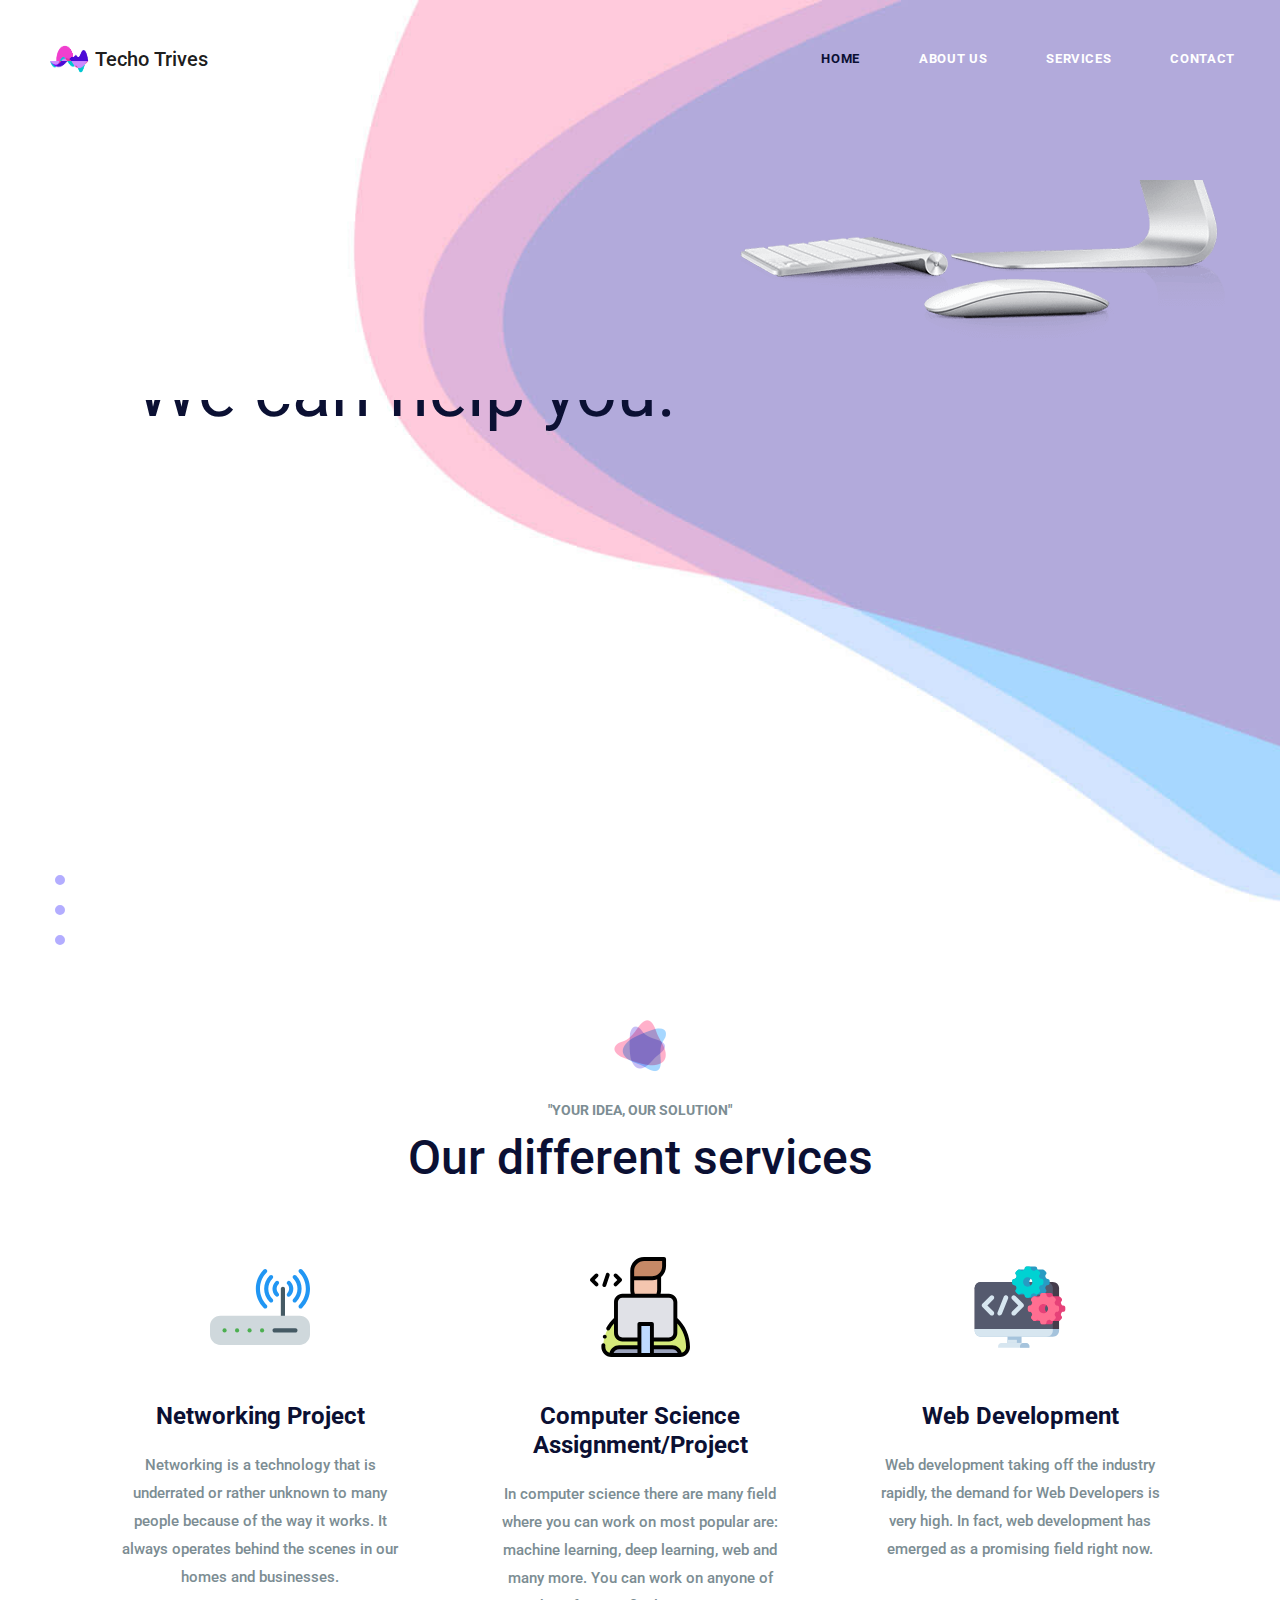
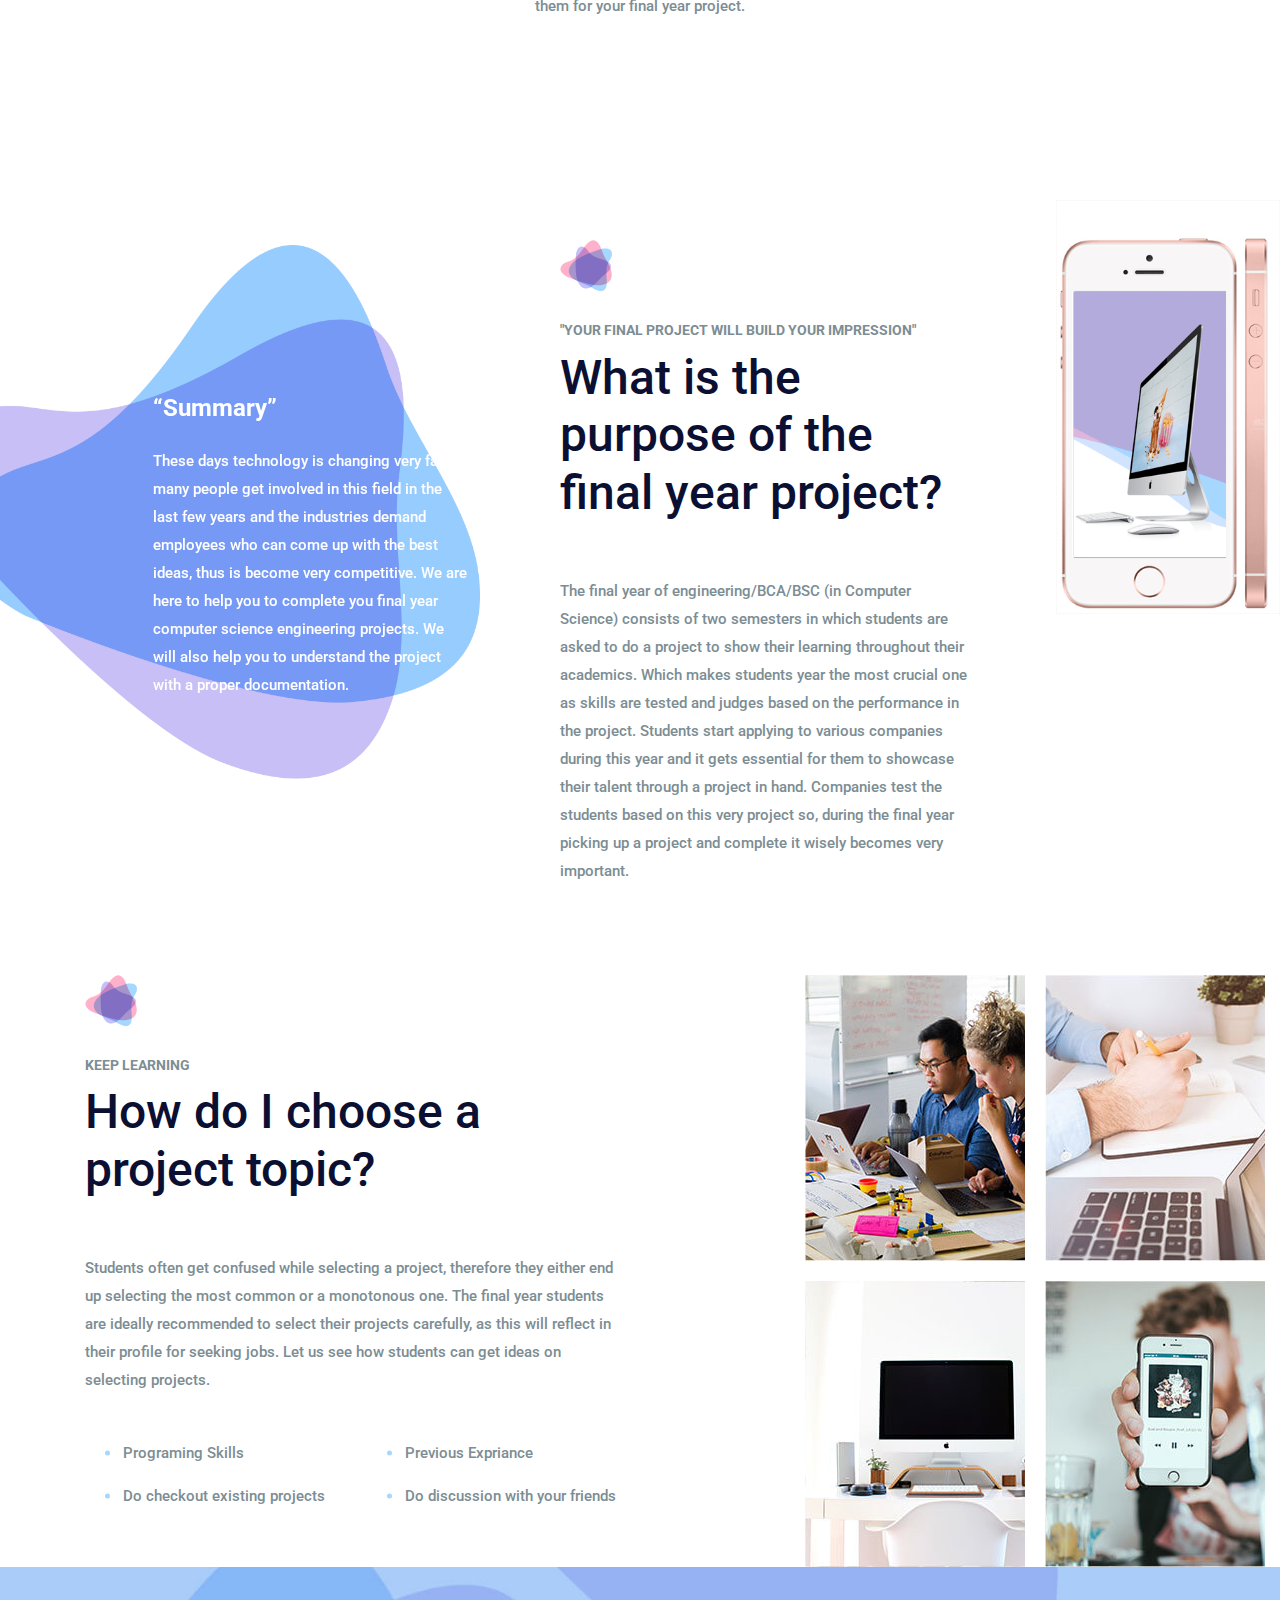
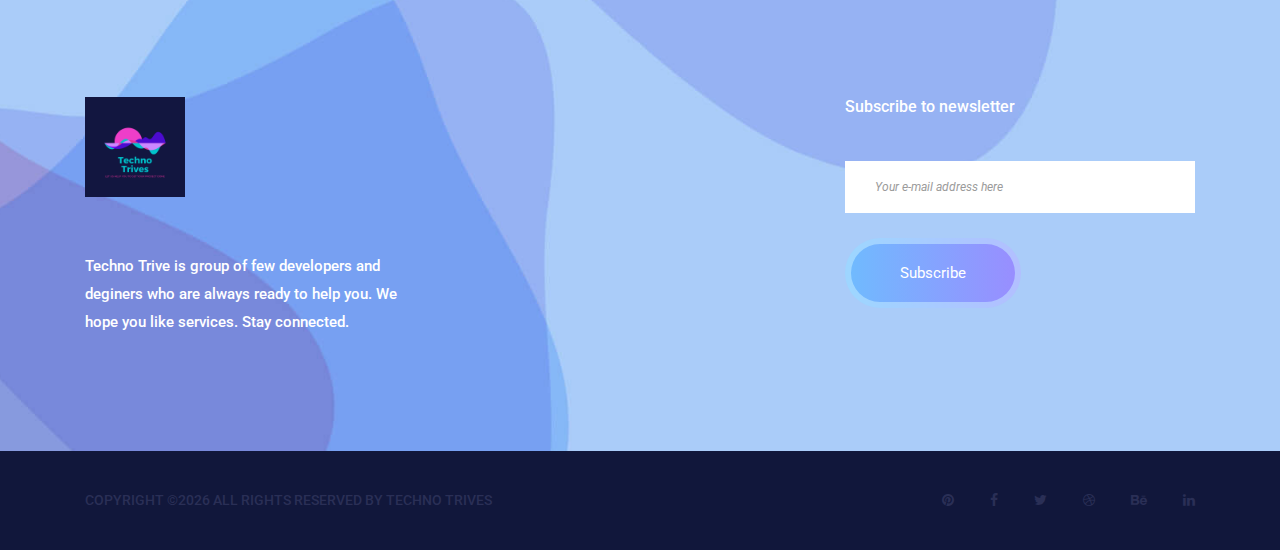
<file: index.html>
<!DOCTYPE html>
<html lang="en">
    <head>
        <meta charset="utf-8">
        <meta http-equiv="X-UA-Compatible" content="IE=edge">
        <meta name="viewport" content="width=device-width, initial-scale=1">

        <link rel="icon" href="img/logo3.png" type="image/x-icon" />
        <!-- The above 3 meta tags *must* come first in the head; any other head content must come *after* these tags -->
        <title>Techno Trives</title>

        <!-- Icon css link -->
        <link href="css/font-awesome.min.css" rel="stylesheet">
        <!-- Bootstrap -->
        <link href="css/bootstrap.min.css" rel="stylesheet">

        <!-- Rev slider css -->
        <link href="vendors/revolution/css/settings.css" rel="stylesheet">
        <link href="vendors/revolution/css/layers.css" rel="stylesheet">
        <link href="vendors/revolution/css/navigation.css" rel="stylesheet">

        <!-- Extra plugin css -->
        <link href="vendors/owl-carousel/owl.carousel.min.css" rel="stylesheet">

        <link href="css/style.css" rel="stylesheet">
        <link href="css/responsive.css" rel="stylesheet">

        <!-- HTML5 shim and Respond.js for IE8 support of HTML5 elements and media queries -->
        <!-- WARNING: Respond.js doesn't work if you view the page via file:// -->
        <!--[if lt IE 9]>
        <script src="https://oss.maxcdn.com/html5shiv/3.7.3/html5shiv.min.js"></script>
        <script src="https://oss.maxcdn.com/respond/1.4.2/respond.min.js"></script>
        <![endif]-->
    </head>
    <body>

        <!--================Header Menu Area =================-->
        <header class="main_menu_area">
            <nav class="navbar navbar-expand-lg navbar-light bg-light">


                <!-- Just an image -->
               <!-- Image and text -->

          <a class="navbar-brand" href="#">
          <div class="d-flex logo-img">
            <img src="img/Wlogo3.png" width="50" height="50" class="d-inline-block align-top" alt="">
            Techo Trives
          </div>
         </a>


             <!--   <a class="navbar-brand " href="#"><img src="img/logo3.png" class="navbar-brand-width2"></a> -->

                <button class="navbar-toggler" type="button" data-toggle="collapse" data-target="#navbarSupportedContent" aria-controls="navbarSupportedContent" aria-expanded="false" aria-label="Toggle navigation">
                    <span></span>
                    <span></span>
                    <span></span>
                </button>
              <!--   <h2 class="nav-item active">Techno Trives</h2>  -->
                <div class="collapse navbar-collapse" id="navbarSupportedContent">
                    <ul class="navbar-nav">
                        <li class="nav-item active"><a class="nav-link" href="index.html">Home</a></li>
                        <li class="nav-item"><a class="nav-link" href="about-us.html">About Us</a></li>
                        <li class="nav-item"><a class="nav-link" href="service.html">Services</a></li>
                    <!--    <li class="nav-item"><a class="nav-link" href="portfolio.html">Portfolio</a></li>
                        <li class="nav-item dropdown submenu">
                            <a class="nav-link dropdown-toggle" href="#" id="navbarDropdown" role="button" data-toggle="dropdown" aria-haspopup="true" aria-expanded="false">
                            Blog
                            </a>
                            <ul class="dropdown-menu" aria-labelledby="navbarDropdown">
                                <li class="nav-item"><a class="nav-link" href="blog.html">Blog</a></li>
                                <li class="nav-item"><a class="nav-link" href="single-blog.html">Blog Details</a></li>
                                <li class="nav-item"><a class="nav-link" href="elements.html">Elements</a></li>
                            </ul> -->
                        </li>
                        <li class="nav-item"><a class="nav-link" href="contact.html">Contact</a></li>
                    </ul>
                </div>
            </nav>
        </header>
        <!--================End Header Menu Area =================-->


        <!--================Slider Area =================-->
        <section class="main_slider_area">
            <div id="main_slider" class="rev_slider" data-version="5.3.1.6">
                <ul>
                    <li data-index="rs-1587" data-transition="fade" data-slotamount="default" data-hideafterloop="0" data-hideslideonmobile="off"  data-easein="default" data-easeout="default" data-masterspeed="300" data-rotate="0"  data-saveperformance="off"  data-title="Creative" data-param1="01" data-param2="" data-param3="" data-param4="" data-param5="" data-param6="" data-param7="" data-param8="" data-param9="" data-param10="" data-description="">
                        <!-- LAYER NR. 1 -->
                        <div class="slider_text_box">
                            <div class="tp-caption tp-resizeme first_text"
                            data-x="['left','left','left','left','15','center']"
                            data-hoffset="['0','80','80','0']"
                            data-y="['top','top','top','top']"
                            data-voffset="['400','400','400','250','180','180']"
                            data-fontsize="['72','72','72','50','50','30']"
                            data-lineheight="['82','82','82','62','62','42']"
                            data-width="['none']"
                            data-height="none"
                            data-whitespace="nowrape"
                            data-type="text"
                            data-responsive_offset="on"
                            data-frames="[{&quot;delay&quot;:10,&quot;speed&quot;:1500,&quot;frame&quot;:&quot;0&quot;,&quot;from&quot;:&quot;y:[-100%];z:0;rX:0deg;rY:0;rZ:0;sX:1;sY:1;skX:0;skY:0;&quot;,&quot;mask&quot;:&quot;x:0px;y:0px;s:inherit;e:inherit;&quot;,&quot;to&quot;:&quot;o:1;&quot;,&quot;ease&quot;:&quot;Power2.easeInOut&quot;},{&quot;delay&quot;:&quot;wait&quot;,&quot;speed&quot;:1500,&quot;frame&quot;:&quot;999&quot;,&quot;to&quot;:&quot;y:[175%];&quot;,&quot;mask&quot;:&quot;x:inherit;y:inherit;s:inherit;e:inherit;&quot;,&quot;ease&quot;:&quot;Power2.easeInOut&quot;}]"
                            data-textAlign="['left','left','left','left','left','center']">Hello, welcome to our site. <br />We can help you.</div>

                            <div class="tp-caption tp-resizeme secand_text"
                                data-x="['left','left','left','left','15','center']"
                                data-hoffset="['0','80','80','0']"
                                data-y="['top','top','top','top']"
                                data-voffset="['575','575','575','400','320','300']"
                                data-fontsize="['24','24','24','18','16','16']"
                                data-lineheight="['36','36','36','26','26','26']"
                                data-width="['none','none','none','none','none']"
                                data-height="none"
                                data-whitespace="nowrape"
                                data-type="text"
                                data-responsive_offset="on"
                                data-transform_idle="o:1;"
                                data-frames="[{&quot;delay&quot;:10,&quot;speed&quot;:1500,&quot;frame&quot;:&quot;0&quot;,&quot;from&quot;:&quot;y:[100%];z:0;rX:0deg;rY:0;rZ:0;sX:1;sY:1;skX:0;skY:0;opacity:0;&quot;,&quot;mask&quot;:&quot;x:0px;y:[100%];s:inherit;e:inherit;&quot;,&quot;to&quot;:&quot;o:1;&quot;,&quot;ease&quot;:&quot;Power2.easeInOut&quot;},{&quot;delay&quot;:&quot;wait&quot;,&quot;speed&quot;:1500,&quot;frame&quot;:&quot;999&quot;,&quot;to&quot;:&quot;y:[175%];&quot;,&quot;mask&quot;:&quot;x:inherit;y:inherit;s:inherit;e:inherit;&quot;,&quot;ease&quot;:&quot;Power2.easeInOut&quot;}]"
                                data-textAlign="['left','left','left','left','left','center']">Complete your final year project with us.
                            </div>

                            <div class="tp-caption tp-resizeme"
                                data-x="['left','left','left','left','15','center']" data-hoffset="['0','80','80','0']"
                                data-y="['top','top','top','top']"
                                data-voffset="['670','670','670','480','370','350']"
                                data-lineheight="['46','46','46','46']"
                                data-fontsize="['14','14','14','14']"
                                data-width="none"
                                data-height="none"
                                data-whitespace="nowrap"
                                data-type="text"
                                data-responsive_offset="on"
                                data-frames="[{&quot;delay&quot;:10,&quot;speed&quot;:1500,&quot;frame&quot;:&quot;0&quot;,&quot;from&quot;:&quot;y:[100%];z:0;rX:0deg;rY:0;rZ:0;sX:1;sY:1;skX:0;skY:0;opacity:0;&quot;,&quot;mask&quot;:&quot;x:0px;y:[100%];s:inherit;e:inherit;&quot;,&quot;to&quot;:&quot;o:1;&quot;,&quot;ease&quot;:&quot;Power2.easeInOut&quot;},{&quot;delay&quot;:&quot;wait&quot;,&quot;speed&quot;:1500,&quot;frame&quot;:&quot;999&quot;,&quot;to&quot;:&quot;y:[175%];&quot;,&quot;mask&quot;:&quot;x:inherit;y:inherit;s:inherit;e:inherit;&quot;,&quot;ease&quot;:&quot;Power2.easeInOut&quot;}]">
                               <a class="more_btn" href="#"> </a>
                            </div>
                            <div class="tp-caption tp-resizeme single_img"
                            data-x="['right','right','right','right','right','right']"
                            data-hoffset="['0','0','0','0']"
                            data-y="['top','top','top','top']"
                            data-voffset="['180','180','180','180','0']"
                            data-fontsize="['65','65','60','40','25']"
                            data-lineheight="['75','75','75','50','35']"
                            data-width="['485','485','485','485','485']"
                            data-height="none"
                            data-whitespace="normal"
                            data-type="text"
                            data-responsive_offset="on"
                            data-frames="[{&quot;delay&quot;:10,&quot;speed&quot;:1500,&quot;frame&quot;:&quot;0&quot;,&quot;from&quot;:&quot;y:[-100%];z:0;rX:0deg;rY:0;rZ:0;sX:1;sY:1;skX:0;skY:0;&quot;,&quot;mask&quot;:&quot;x:0px;y:0px;s:inherit;e:inherit;&quot;,&quot;to&quot;:&quot;o:1;&quot;,&quot;ease&quot;:&quot;Power2.easeInOut&quot;},{&quot;delay&quot;:&quot;wait&quot;,&quot;speed&quot;:1500,&quot;frame&quot;:&quot;999&quot;,&quot;to&quot;:&quot;y:[175%];&quot;,&quot;mask&quot;:&quot;x:inherit;y:inherit;s:inherit;e:inherit;&quot;,&quot;ease&quot;:&quot;Power2.easeInOut&quot;}]"
                            data-textAlign="['left','left','left','left','left','center']">
                                <img src="img/home-slider/slider-m-1.png" alt="">
                            </div>
                        </div>
                    </li>
                    <li data-index="rs-1588" data-transition="fade" data-slotamount="default" data-hideafterloop="0" data-hideslideonmobile="off"  data-easein="default" data-easeout="default" data-masterspeed="300" data-rotate="0"  data-saveperformance="off"  data-title="Creative" data-param1="01" data-param2="" data-param3="" data-param4="" data-param5="" data-param6="" data-param7="" data-param8="" data-param9="" data-param10="" data-description="">
                    <!-- LAYERS -->
                        <!-- LAYERS -->

                        <!-- LAYER NR. 1 -->
                        <div class="slider_text_box">
                            <div class="tp-caption tp-resizeme first_text"
                            data-x="['left','left','left','left','15','center']"
                            data-hoffset="['0','80','80','0']"
                            data-y="['top','top','top','top']"
                            data-voffset="['400','400','400','250','180','180']"
                            data-fontsize="['72','72','72','50','50','30']"
                            data-lineheight="['82','82','82','62','62','42']"
                            data-width="['none']"
                            data-height="none"
                            data-whitespace="nowrape"
                            data-type="text"
                            data-responsive_offset="on"
                            data-frames="[{&quot;delay&quot;:10,&quot;speed&quot;:1500,&quot;frame&quot;:&quot;0&quot;,&quot;from&quot;:&quot;y:[-100%];z:0;rX:0deg;rY:0;rZ:0;sX:1;sY:1;skX:0;skY:0;&quot;,&quot;mask&quot;:&quot;x:0px;y:0px;s:inherit;e:inherit;&quot;,&quot;to&quot;:&quot;o:1;&quot;,&quot;ease&quot;:&quot;Power2.easeInOut&quot;},{&quot;delay&quot;:&quot;wait&quot;,&quot;speed&quot;:1500,&quot;frame&quot;:&quot;999&quot;,&quot;to&quot;:&quot;y:[175%];&quot;,&quot;mask&quot;:&quot;x:inherit;y:inherit;s:inherit;e:inherit;&quot;,&quot;ease&quot;:&quot;Power2.easeInOut&quot;}]"
                            data-textAlign="['left','left','left','left','left','center']">Hello, welcome to our site. <br />We can help you.</div>

                            <div class="tp-caption tp-resizeme secand_text"
                                data-x="['left','left','left','left','15','center']"
                                data-hoffset="['0','80','80','0']"
                                data-y="['top','top','top','top']"
                                data-voffset="['575','575','575','400','320','300']"
                                data-fontsize="['24','24','24','18','16','16']"
                                data-lineheight="['36','36','36','26','26','26']"
                                data-width="['none','none','none','none','none']"
                                data-height="none"
                                data-whitespace="nowrape"
                                data-type="text"
                                data-responsive_offset="on"
                                data-transform_idle="o:1;"
                                data-frames="[{&quot;delay&quot;:10,&quot;speed&quot;:1500,&quot;frame&quot;:&quot;0&quot;,&quot;from&quot;:&quot;y:[100%];z:0;rX:0deg;rY:0;rZ:0;sX:1;sY:1;skX:0;skY:0;opacity:0;&quot;,&quot;mask&quot;:&quot;x:0px;y:[100%];s:inherit;e:inherit;&quot;,&quot;to&quot;:&quot;o:1;&quot;,&quot;ease&quot;:&quot;Power2.easeInOut&quot;},{&quot;delay&quot;:&quot;wait&quot;,&quot;speed&quot;:1500,&quot;frame&quot;:&quot;999&quot;,&quot;to&quot;:&quot;y:[175%];&quot;,&quot;mask&quot;:&quot;x:inherit;y:inherit;s:inherit;e:inherit;&quot;,&quot;ease&quot;:&quot;Power2.easeInOut&quot;}]"
                                data-textAlign="['left','left','left','left','left','center']">Complete your final year project with us.
                            </div>

                            <div class="tp-caption tp-resizeme"
                                data-x="['left','left','left','left','15','center']" data-hoffset="['0','80','80','0']"
                                data-y="['top','top','top','top']"
                                data-voffset="['670','670','670','480','370','350']"
                                data-fontsize="['14','14','14','14']"
                                data-lineheight="['46','46','46','46']"
                                data-width="none"
                                data-height="none"
                                data-whitespace="nowrap"
                                data-type="text"
                                data-responsive_offset="on"
                                data-frames="[{&quot;delay&quot;:10,&quot;speed&quot;:1500,&quot;frame&quot;:&quot;0&quot;,&quot;from&quot;:&quot;y:[100%];z:0;rX:0deg;rY:0;rZ:0;sX:1;sY:1;skX:0;skY:0;opacity:0;&quot;,&quot;mask&quot;:&quot;x:0px;y:[100%];s:inherit;e:inherit;&quot;,&quot;to&quot;:&quot;o:1;&quot;,&quot;ease&quot;:&quot;Power2.easeInOut&quot;},{&quot;delay&quot;:&quot;wait&quot;,&quot;speed&quot;:1500,&quot;frame&quot;:&quot;999&quot;,&quot;to&quot;:&quot;y:[175%];&quot;,&quot;mask&quot;:&quot;x:inherit;y:inherit;s:inherit;e:inherit;&quot;,&quot;ease&quot;:&quot;Power2.easeInOut&quot;}]">
                                <a class="more_btn" href="#"> </a>
                            </div>
                            <div class="tp-caption tp-resizeme single_img"
                            data-x="['right','right','right','right','right','right']"
                            data-hoffset="['0','0','0','0']"
                            data-y="['top','top','top','top']"
                            data-voffset="['180','180','180','180','0']"
                            data-fontsize="['65','65','60','40','25']"
                            data-lineheight="['75','75','75','50','35']"
                            data-width="['485','485','485','485','485']"
                            data-height="none"
                            data-whitespace="normal"
                            data-type="text"
                            data-responsive_offset="on"
                            data-frames="[{&quot;delay&quot;:10,&quot;speed&quot;:1500,&quot;frame&quot;:&quot;0&quot;,&quot;from&quot;:&quot;y:[-100%];z:0;rX:0deg;rY:0;rZ:0;sX:1;sY:1;skX:0;skY:0;&quot;,&quot;mask&quot;:&quot;x:0px;y:0px;s:inherit;e:inherit;&quot;,&quot;to&quot;:&quot;o:1;&quot;,&quot;ease&quot;:&quot;Power2.easeInOut&quot;},{&quot;delay&quot;:&quot;wait&quot;,&quot;speed&quot;:1500,&quot;frame&quot;:&quot;999&quot;,&quot;to&quot;:&quot;y:[175%];&quot;,&quot;mask&quot;:&quot;x:inherit;y:inherit;s:inherit;e:inherit;&quot;,&quot;ease&quot;:&quot;Power2.easeInOut&quot;}]"
                            data-textAlign="['left','left','left','left','left','center']">
                                <img src="img/home-slider/slider-m-1.png" alt="">
                            </div>
                        </div>
                    </li>
                    <li data-index="rs-1589" data-transition="fade" data-slotamount="default" data-hideafterloop="0" data-hideslideonmobile="off"  data-easein="default" data-easeout="default" data-masterspeed="300" data-rotate="0"  data-saveperformance="off"  data-title="Creative" data-param1="01" data-param2="" data-param3="" data-param4="" data-param5="" data-param6="" data-param7="" data-param8="" data-param9="" data-param10="" data-description="">
                    <!-- LAYERS -->
                        <!-- LAYERS -->

                        <!-- LAYER NR. 1 -->
                        <div class="slider_text_box">
                            <div class="tp-caption tp-resizeme first_text"
                            data-x="['left','left','left','left','15','center']"
                            data-hoffset="['0','80','80','0']"
                            data-y="['top','top','top','top']"
                            data-voffset="['400','400','400','250','180','180']"
                            data-fontsize="['72','72','72','50','50','30']"
                            data-lineheight="['82','82','82','62','62','42']"
                            data-width="['none']"
                            data-height="none"
                            data-whitespace="nowrape"
                            data-type="text"
                            data-responsive_offset="on"
                            data-frames="[{&quot;delay&quot;:10,&quot;speed&quot;:1500,&quot;frame&quot;:&quot;0&quot;,&quot;from&quot;:&quot;y:[-100%];z:0;rX:0deg;rY:0;rZ:0;sX:1;sY:1;skX:0;skY:0;&quot;,&quot;mask&quot;:&quot;x:0px;y:0px;s:inherit;e:inherit;&quot;,&quot;to&quot;:&quot;o:1;&quot;,&quot;ease&quot;:&quot;Power2.easeInOut&quot;},{&quot;delay&quot;:&quot;wait&quot;,&quot;speed&quot;:1500,&quot;frame&quot;:&quot;999&quot;,&quot;to&quot;:&quot;y:[175%];&quot;,&quot;mask&quot;:&quot;x:inherit;y:inherit;s:inherit;e:inherit;&quot;,&quot;ease&quot;:&quot;Power2.easeInOut&quot;}]"
                            data-textAlign="['left','left','left','left','left','center']">Hello, welcome to our site. <br />We can help you.</div>

                            <div class="tp-caption tp-resizeme secand_text"
                                data-x="['left','left','left','left','15','center']"
                                data-hoffset="['0','80','80','0']"
                                data-y="['top','top','top','top']"
                                data-voffset="['575','575','575','400','320','300']"
                                data-fontsize="['24','24','24','18','16','16']"
                                data-lineheight="['36','36','36','26','26','26']"
                                data-width="['none','none','none','none','none']"
                                data-height="none"
                                data-whitespace="nowrape"
                                data-type="text"
                                data-responsive_offset="on"
                                data-transform_idle="o:1;"
                                data-frames="[{&quot;delay&quot;:10,&quot;speed&quot;:1500,&quot;frame&quot;:&quot;0&quot;,&quot;from&quot;:&quot;y:[100%];z:0;rX:0deg;rY:0;rZ:0;sX:1;sY:1;skX:0;skY:0;opacity:0;&quot;,&quot;mask&quot;:&quot;x:0px;y:[100%];s:inherit;e:inherit;&quot;,&quot;to&quot;:&quot;o:1;&quot;,&quot;ease&quot;:&quot;Power2.easeInOut&quot;},{&quot;delay&quot;:&quot;wait&quot;,&quot;speed&quot;:1500,&quot;frame&quot;:&quot;999&quot;,&quot;to&quot;:&quot;y:[175%];&quot;,&quot;mask&quot;:&quot;x:inherit;y:inherit;s:inherit;e:inherit;&quot;,&quot;ease&quot;:&quot;Power2.easeInOut&quot;}]"
                                data-textAlign="['left','left','left','left','left','center']">Complete your final year project with us.
                            </div>

                            <div class="tp-caption tp-resizeme"
                                data-x="['left','left','left','left','15','center']" data-hoffset="['0','80','80','0']"
                                data-y="['top','top','top','top']"
                                data-voffset="['670','670','670','480','370','350']"
                                data-fontsize="['14','14','14','14']"
                                data-lineheight="['46','46','46','46']"
                                data-width="none"
                                data-height="none"
                                data-whitespace="nowrap"
                                data-type="text"
                                data-responsive_offset="on"
                                data-frames="[{&quot;delay&quot;:10,&quot;speed&quot;:1500,&quot;frame&quot;:&quot;0&quot;,&quot;from&quot;:&quot;y:[100%];z:0;rX:0deg;rY:0;rZ:0;sX:1;sY:1;skX:0;skY:0;opacity:0;&quot;,&quot;mask&quot;:&quot;x:0px;y:[100%];s:inherit;e:inherit;&quot;,&quot;to&quot;:&quot;o:1;&quot;,&quot;ease&quot;:&quot;Power2.easeInOut&quot;},{&quot;delay&quot;:&quot;wait&quot;,&quot;speed&quot;:1500,&quot;frame&quot;:&quot;999&quot;,&quot;to&quot;:&quot;y:[175%];&quot;,&quot;mask&quot;:&quot;x:inherit;y:inherit;s:inherit;e:inherit;&quot;,&quot;ease&quot;:&quot;Power2.easeInOut&quot;}]">
                                <a class="more_btn" href="#"> </a>
                            </div>
                            <div class="tp-caption tp-resizeme single_img"
                            data-x="['right','right','right','right','right','right']"
                            data-hoffset="['0','0','0','0']"
                            data-y="['top','top','top','top']"
                            data-voffset="['180','180','180','180','0']"
                            data-fontsize="['65','65','60','40','25']"
                            data-lineheight="['75','75','75','50','35']"
                            data-width="['485','485','485','485','485']"
                            data-height="none"
                            data-whitespace="normal"
                            data-type="text"
                            data-responsive_offset="on"
                            data-frames="[{&quot;delay&quot;:10,&quot;speed&quot;:1500,&quot;frame&quot;:&quot;0&quot;,&quot;from&quot;:&quot;y:[-100%];z:0;rX:0deg;rY:0;rZ:0;sX:1;sY:1;skX:0;skY:0;&quot;,&quot;mask&quot;:&quot;x:0px;y:0px;s:inherit;e:inherit;&quot;,&quot;to&quot;:&quot;o:1;&quot;,&quot;ease&quot;:&quot;Power2.easeInOut&quot;},{&quot;delay&quot;:&quot;wait&quot;,&quot;speed&quot;:1500,&quot;frame&quot;:&quot;999&quot;,&quot;to&quot;:&quot;y:[175%];&quot;,&quot;mask&quot;:&quot;x:inherit;y:inherit;s:inherit;e:inherit;&quot;,&quot;ease&quot;:&quot;Power2.easeInOut&quot;}]"
                            data-textAlign="['left','left','left','left','left','center']">
                                <img src="img/home-slider/slider-m-1.png" alt="">
                            </div>
                        </div>
                    </li>
                </ul>
            </div>
        </section>
        <!--================End Slider Area =================-->

        <!--================Feature Area =================-->
        <section class="feature_area">
            <div class="container">
                <div class="c_title">
                    <img src="img/icon/title-icon.png" alt="">
                    <h6>"Your idea, our solution"</h6>
                    <h2>Our different services</h2>
                </div>
                <div class="row feature_inner">
                    <div class="col-lg-4 col-sm-6">
                        <div class="feature_item">
                            <div class="f_icon">
                                <img src="img/icon/wifi-router.svg" class="navbar-brand-width2">
                            </div>
                            <h4>Networking Project</h4>
                            <p>Networking is a technology that is underrated or rather unknown to many people because of the way it works. It always operates behind the scenes in our homes and businesses.</p>
                      <!--      <a class="more_btn" href="#">Read More</a>  -->
                        </div>
                    </div>
                    <div class="col-lg-4 col-sm-6">
                        <div class="feature_item">
                            <div class="f_icon">
                                <img src="img/icon/coding.svg" class="navbar-brand-width2">
                            </div>
                            <h4>Computer Science Assignment/Project</h4>
                            <p>In computer science there are many field where you can work on most popular are: machine learning, deep learning, web and many more. You can work on anyone of them for your final year project.</p>
                        <!--    <a class="more_btn" href="#">Read More</a> -->
                        </div>
                    </div>
                    <div class="col-lg-4 col-sm-6">
                        <div class="feature_item">
                            <div class="f_icon">
                                <img src="img/icon/coding_1.svg" class="navbar-brand-width2">
                            </div>
                            <h4>Web Development</h4>
                            <p>Web development taking off the industry rapidly, the demand for Web Developers is very high. In fact, web development has emerged as a promising field right now.</p>
                        <!--    <a class="more_btn" href="#">Read More</a> -->
                        </div>
                    </div>
                </div>
            </div>
        </section>
        <!--================End Feature Area =================-->

        <!--================The best slider Area =================-->
        <section class="best_3d_area">
            <div class="left_3d">
                <div class="shap_slider_inner owl-carousel">
                    <div class="item">
                      <br>
                        <h4>“Summary”</h4>
                        <p>These days technology is changing very fast, many people get involved in this field in the last few years and the industries demand employees who can come up with the best ideas, thus is become very competitive. We are here to help you to complete you final year computer science engineering projects. We will also help you to understand the project with a proper documentation.</p>
                    <!--    <div class="media">
                            <img src="img/team/people/people-5.jpg" alt="">
                            <div class="media-body">
                                <h5>Chriss Turner</h5>
                                <h6>CEO Enterprise</h6>
                            </div>
                        </div> -->

                    </div>
                <!--    <div class="item">
                        <h4>“They are the best”</h4>
                        <p>Etiam nec odio vestibulum est mattis effic iturut magna. Pellentesque sit am et tellus blandit. Etiam nec odio vestibul. Etiam nec odio vestibulum est mattis effic iturut magna. Pellentesque sit am et tellus.</p>
                        <div class="media">
                            <img src="img/team/people/people-5.jpg" alt="">
                            <div class="media-body">
                                <h5>Chriss Turner</h5>
                                <h6>CEO Enterprise</h6>
                            </div>
                        </div>
                    </div>

                    <div class="item">
                        <h4>“They are the best”</h4>
                        <p>Etiam nec odio vestibulum est mattis effic iturut magna. Pellentesque sit am et tellus blandit. Etiam nec odio vestibul. Etiam nec odio vestibulum est mattis effic iturut magna. Pellentesque sit am et tellus.</p>
                        <div class="media">
                            <img src="img/team/people/people-5.jpg" alt="">
                            <div class="media-body">
                                <h5>Chriss Turner</h5>
                                <h6>CEO Enterprise</h6>
                            </div>
                        </div>
                    </div> -->

                </div>
            </div>
            <div class="right_text">
                <div class="right_text_inner">
                    <div class="text_3d">
                        <div class="l_title">
                            <img src="img/icon/title-icon.png" alt="">
                            <h6>"Your final project will build your impression"</h6>
                            <h2>What is the purpose of the final year project?</h2>
                        </div>
                        <p>The final year of engineering/BCA/BSC (in Computer Science) consists of two semesters in which students are asked to do a project to show their learning throughout their academics. Which makes students year the most crucial one as skills are tested and judges based on the performance in the project. Students start applying to various companies during this year and it gets essential for them to showcase their talent through a project in hand. Companies test the students based on this very project so, during the final year picking up a project and complete it wisely becomes very important. </p>
                    </div>
                    <div class="shap_mobile">
                        <img src="img/iphone4.png" alt="">
                    </div>
                </div>
            </div>
        </section>
        <!--================End The best slider Area =================-->

        <!--================Team People Area =================-->
        <section class="team_people_area">
            <div class="container-fluid">
                <div class="row">
                    <div class="col-lg-6">
                        <div class="team_people_text">
                            <div class="l_title">
                                <img src="img/icon/title-icon.png" alt="">
                                <h6>Keep learning</h6>
                                <h2>How do I choose a project topic?</h2>
                            </div>
                            <p>Students often get confused while selecting a project, therefore they either end up selecting the most common or a monotonous one. The final year students are ideally recommended to select their projects carefully, as this will reflect in their profile for seeking jobs. Let us see how students can get ideas on selecting projects. </p>
                            <ul>
                                <li><a href="#">	Programing Skills </a></li>
                                <li><a href="#">Previous Expriance</a></li>
                                <li><a href="#">Do checkout existing projects </a></li>
                                <li><a href="#">Do discussion with your friends </a></li>
                            <!--    <li><a href="#">Make a blue print of your project idea and check its pros and cons </a></li> -->
                            </ul>
                        </div>
                    </div>
                    <div class="col-lg-6">
                        <div class="team_img_inner">
                            <div class="row">
                                <div class="col-lg-6 col-6">
                                    <div class="team_img_item">
                                        <img src="img/team/people/people-1.jpg" alt="">
                                    </div>
                                </div>
                                <div class="col-lg-6 col-6">
                                    <div class="team_img_item">
                                        <img src="img/team/people/people-2.jpg" alt="">
                                    </div>
                                </div>
                                <div class="col-lg-6 col-6">
                                    <div class="team_img_item">
                                        <img src="img/team/people/people-3.jpg" alt="">
                                    </div>
                                </div>
                                <div class="col-lg-6 col-6">
                                    <div class="team_img_item">
                                        <img src="img/team/people/people-4.jpg" alt="">
                                    </div>
                                </div>
                            </div>
                        </div>
                    </div>
                </div>
            </div>
        </section>
        <!--================End Team People Area =================-->

        <!--================Get in Touch Area =================-->
    <!--     <section class="get_in_touch_area">
            <div class="container">
                <div class="row get_touch_inner">
                    <div class="col-lg-6">
                        <form class="contact_us_form row" action="contact_process.php" method="post" id="contactForm" novalidate="novalidate">
                            <div class="form-group col-lg-6">
                                <input type="text" class="form-control" id="name" name="name" placeholder="Name">
                            </div>
                            <div class="form-group col-lg-6">
                                <input type="email" class="form-control" id="email" name="email" placeholder="Email">
                            </div>
                            <div class="form-group col-lg-12">
                                <input type="text" class="form-control" id="subject" name="subject" placeholder="Subject*">
                            </div>
                            <div class="form-group col-lg-12">
                                <textarea class="form-control" name="message" id="message" rows="1" placeholder="Message"></textarea>
                            </div>
                            <div class="form-group col-lg-12">
                                <button type="submit" value="submit" class="btn submit_btn form-control">Send</button>
                            </div>
                        </form>
                    </div>

                   <div class="col-lg-6">
                        <div class="touch_details">
                            <div class="l_title">
                                <img src="img/icon/title-icon.png" alt="">
                                <h6>Say hello</h6>
                                <h2>Get in touch, send us an e-mail or call us</h2>
                            </div>
                            <p>Cras ex mauris, ornare eget pretium sit amet, dignissim et turpis. Nunc nec maximus dui, vel suscipit dolor. Donec elementum velit a orci facilisis rutrum.</p>
                            <a href="#"><h5>Call us now</h5></a>
                            <a href="#"><h4>+452373 95593 232</h4></a>
                        </div>
                    </div>

                </div>
            </div>
        </section>  -->
        <!--================End Get in Touch Area =================-->

        <!--================Map Area =================-->

        <!--================End Map Area =================-->

        <!--================Footer Area =================-->
        <footer class="footr_area">
            <div class="footer_widget_area">
                <div class="container">
                    <div class="row footer_widget_inner">
                        <div class="col-lg-4 col-sm-6">
                            <aside class="f_widget f_about_widget">
                                <img src="img/logo2.png" class="navbar-brand-width2">
                                <p>Techno Trive is group of few developers and deginers who are always ready to help you. We hope you like services. Stay connected.</p>
                            </aside>
                        </div>
                        <div class="col-lg-4 col-sm-6">
                      <!--      <aside class="f_widget f_insta_widget">
                                <div class="f_title">
                                    <h3>Instagram</h3>
                                </div>
                                <ul>
                                    <li><a href="#"><img src="img/instagram/ins-1.jpg" alt=""></a></li>
                                    <li><a href="#"><img src="img/instagram/ins-2.jpg" alt=""></a></li>
                                    <li><a href="#"><img src="img/instagram/ins-3.jpg" alt=""></a></li>
                                    <li><a href="#"><img src="img/instagram/ins-4.jpg" alt=""></a></li>
                                    <li><a href="#"><img src="img/instagram/ins-5.jpg" alt=""></a></li>
                                    <li><a href="#"><img src="img/instagram/ins-6.jpg" alt=""></a></li>
                                    <li><a href="#"><img src="img/instagram/ins-7.jpg" alt=""></a></li>
                                    <li><a href="#"><img src="img/instagram/ins-8.jpg" alt=""></a></li>
                                </ul>
                            </aside> -->
                        </div>
                        <div class="col-lg-4 col-sm-6">
                            <aside class="f_widget f_subs_widget">
                                <div class="f_title">
                                    <h3>Subscribe to newsletter</h3>
                                </div>
                                <div class="input-group">
                                    <input type="text" class="form-control" placeholder="Your e-mail address here" aria-label="Your e-mail address here">
                                    <span class="input-group-btn">
                                        <button class="btn btn-secondary submit_btn" type="button">Subscribe</button>
                                    </span>
                                </div>
                            </aside>
                        </div>
                    </div>
                </div>
            </div>
            <div class="footer_copyright">
                <div class="container">
                    <div class="float-sm-left">
                        <h5><!-- Link back to Colorlib can't be removed. Template is licensed under CC BY 3.0. -->
Copyright &copy;<script>document.write(new Date().getFullYear());</script> All rights reserved by Techno Trives <i class="" aria-hidden="true"></i> <a href="" target="_blank"></a>
<!-- Link back to Colorlib can't be removed. Template is licensed under CC BY 3.0. --></h5>
                    </div>
                    <div class="float-sm-right">
                        <ul>
                            <li><a href="#"><i class="fa fa-pinterest"></i></a></li>
                            <li><a href="#"><i class="fa fa-facebook"></i></a></li>
                            <li><a href="#"><i class="fa fa-twitter"></i></a></li>
                            <li><a href="#"><i class="fa fa-dribbble"></i></a></li>
                            <li><a href="#"><i class="fa fa-behance"></i></a></li>
                            <li><a href="#"><i class="fa fa-linkedin"></i></a></li>
                        </ul>
                    </div>
                </div>
            </div>
        </footer>
        <!--================End Footer Area =================-->




        <!-- jQuery (necessary for Bootstrap's JavaScript plugins) -->
        <script src="js/jquery-3.2.1.min.js"></script>
        <!-- Include all compiled plugins (below), or include individual files as needed -->
        <script src="js/popper.min.js"></script>
        <script src="js/bootstrap.min.js"></script>
        <!-- Rev slider js -->
        <script src="vendors/revolution/js/jquery.themepunch.tools.min.js"></script>
        <script src="vendors/revolution/js/jquery.themepunch.revolution.min.js"></script>
        <script src="vendors/revolution/js/extensions/revolution.extension.actions.min.js"></script>
        <script src="vendors/revolution/js/extensions/revolution.extension.video.min.js"></script>
        <script src="vendors/revolution/js/extensions/revolution.extension.slideanims.min.js"></script>
        <script src="vendors/revolution/js/extensions/revolution.extension.layeranimation.min.js"></script>
        <script src="vendors/revolution/js/extensions/revolution.extension.navigation.min.js"></script>
        <script src="vendors/revolution/js/extensions/revolution.extension.slideanims.min.js"></script>
        <!-- Extra plugin css -->
        <script src="vendors/counterup/jquery.waypoints.min.js"></script>
        <script src="vendors/counterup/jquery.counterup.min.js"></script>
        <script src="vendors/counterup/apear.js"></script>
        <script src="vendors/counterup/countto.js"></script>
        <script src="vendors/owl-carousel/owl.carousel.min.js"></script>
        <script src="vendors/magnify-popup/jquery.magnific-popup.min.js"></script>
        <script src="js/smoothscroll.js"></script>

        <script src="js/theme.js"></script>
    </body>
</html>
</file>
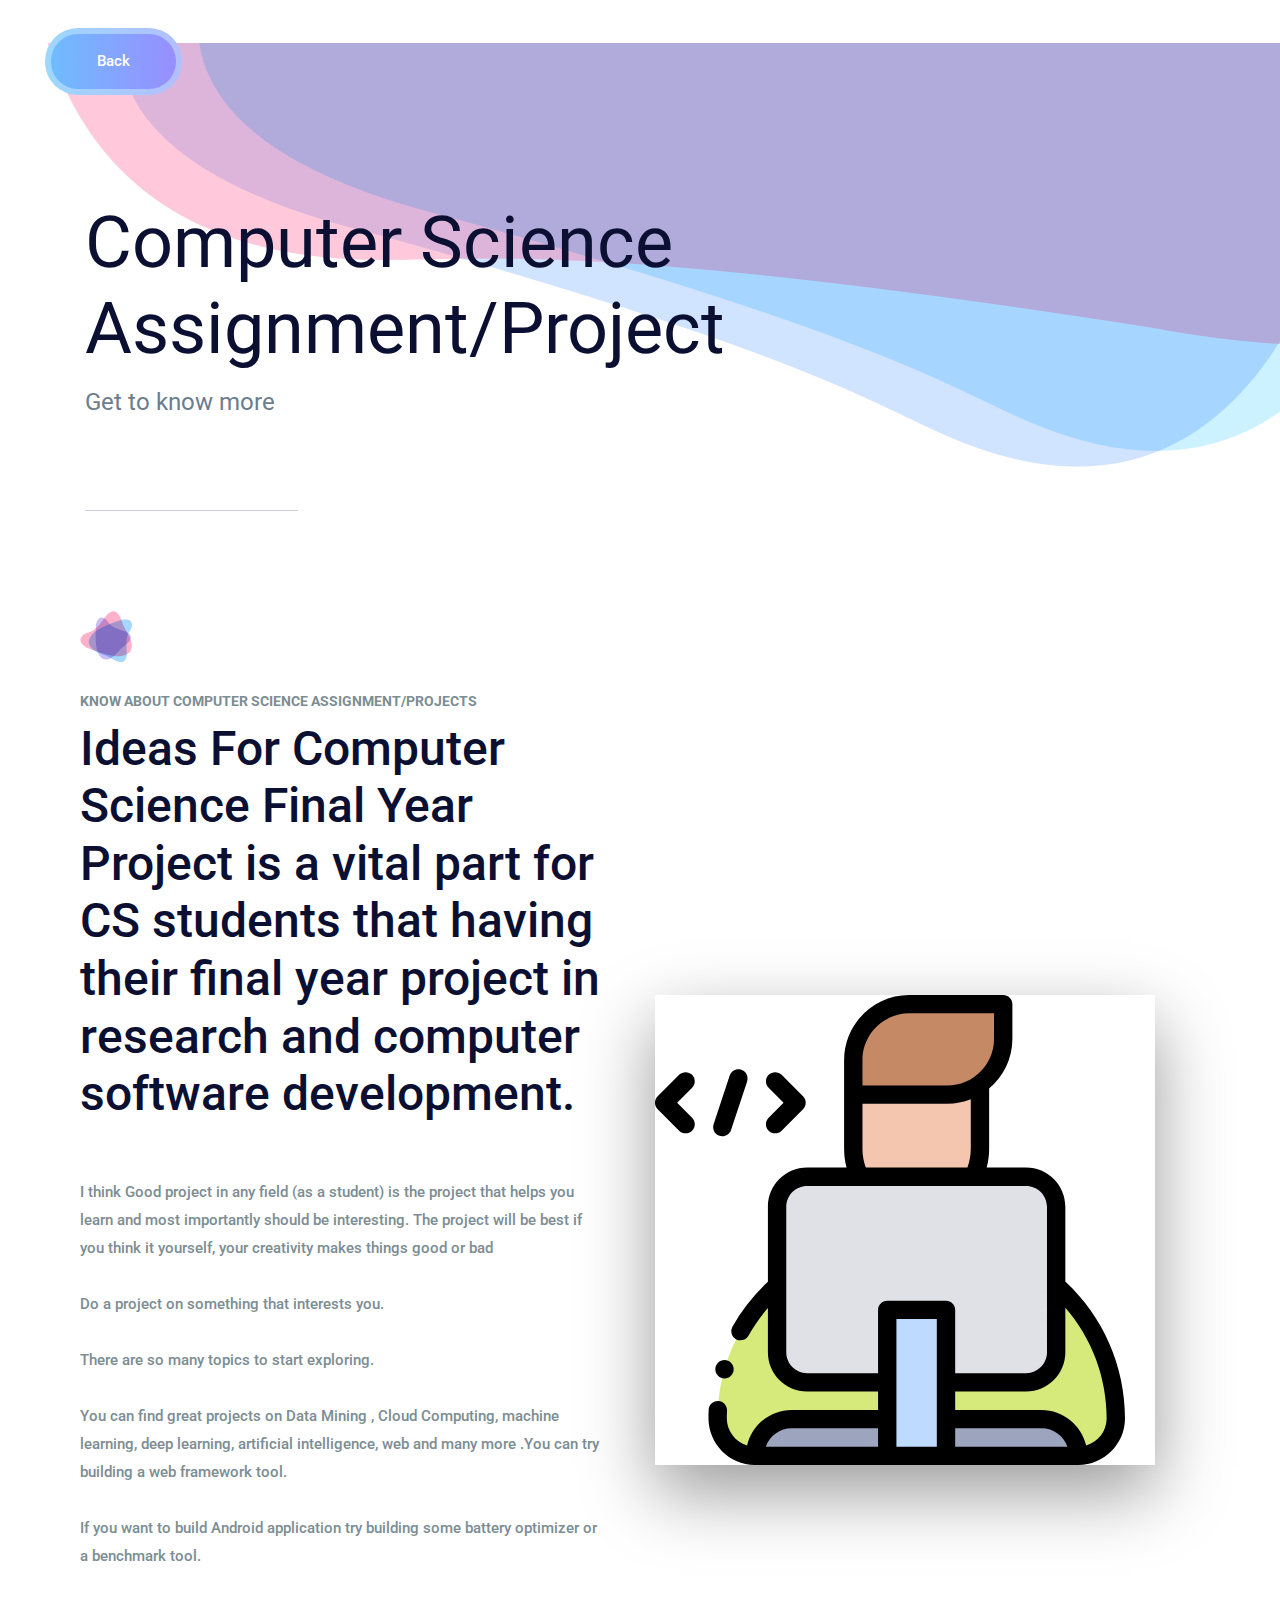
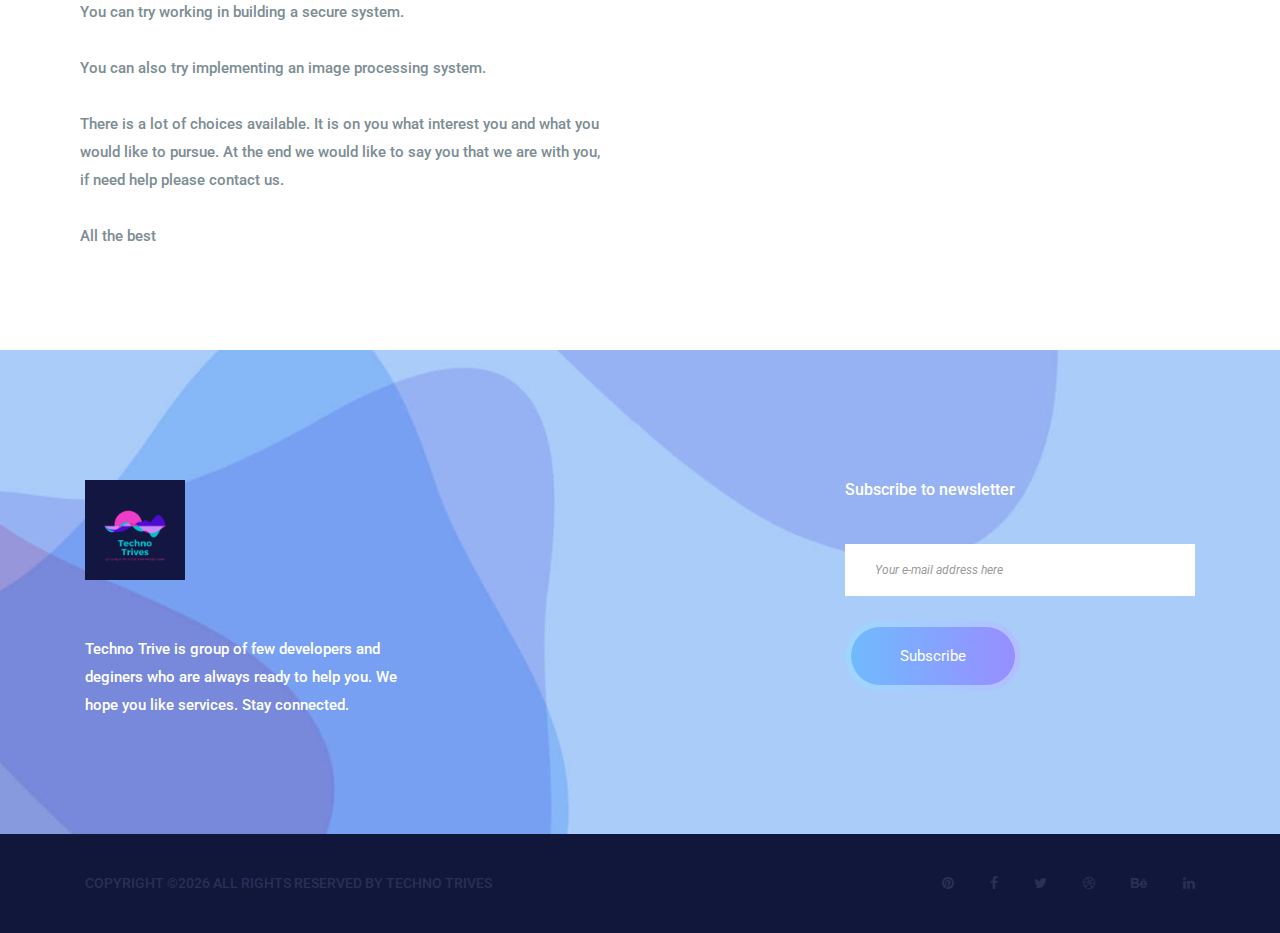
<file: computer_science_project.html>
<!DOCTYPE html>
<html lang="en">
    <head>
        <meta charset="utf-8">
        <meta http-equiv="X-UA-Compatible" content="IE=edge">
        <meta name="viewport" content="width=device-width, initial-scale=1">

        <link rel="icon" href="img/logo3.png" type="image/x-icon" />
        <!-- The above 3 meta tags *must* come first in the head; any other head content must come *after* these tags -->
        <title>Computer Science </title>

        <!-- Icon css link -->
        <link href="css/font-awesome.min.css" rel="stylesheet">
        <!-- Bootstrap -->
        <link href="css/bootstrap.min.css" rel="stylesheet">

        <!-- Rev slider css -->
        <link href="vendors/revolution/css/settings.css" rel="stylesheet">
        <link href="vendors/revolution/css/layers.css" rel="stylesheet">
        <link href="vendors/revolution/css/navigation.css" rel="stylesheet">

        <!-- Extra plugin css -->
        <link href="vendors/owl-carousel/owl.carousel.min.css" rel="stylesheet">
        <link href="vendors/magnify-popup/magnific-popup.css" rel="stylesheet">

        <link href="css/style.css" rel="stylesheet">
        <link href="css/responsive.css" rel="stylesheet">

        <!-- HTML5 shim and Respond.js for IE8 support of HTML5 elements and media queries -->
        <!-- WARNING: Respond.js doesn't work if you view the page via file:// -->
        <!--[if lt IE 9]>
        <script src="https://oss.maxcdn.com/html5shiv/3.7.3/html5shiv.min.js"></script>
        <script src="https://oss.maxcdn.com/respond/1.4.2/respond.min.js"></script>
        <![endif]-->
    </head>
    <body>

        <!--================Header Menu Area =================-->
        <header class="main_menu_area">
          <br>
              <a class="more_btn" href="service.html">Back</a>
        </header>
        <!--================End Header Menu Area =================-->

        <!--================Banner Area =================-->
        <section class="banner_area">
            <div class="container">
                <div class="banner_inner_text">
                    <h2>Computer Science Assignment/Project</h2>
                    <p>Get to know more</p>
                </div>
            </div>
        </section>
        <!--================End Banner Area =================-->

        <!--================Challange Area =================-->
        <section class="challange_area p_100">
            <div class="container-fluid">
                <div class="row">
                    <div class="col-lg-6">
                        <div class="challange_text_inner">
                            <div class="l_title">
                                <img src="img/icon/title-icon.png" alt="">
                                <h6>Know about computer science assignment/projects</h6>
                                <h2>Ideas For Computer Science Final Year Project is a vital part for CS students that having their final year project in research and computer software development.</h2>
                            </div>
                            <p>I think Good project in any field (as a student) is the project that helps you learn and most importantly should be interesting. The project will be best if you think it yourself, your creativity makes things good or bad</p>
                            <br>
                            <p>Do a project on something that interests you.</p>
                             <br>
                             <p>There are so many topics to start exploring.</p>
                             <br>
                             <p>You can find great projects on Data Mining , Cloud Computing, machine learning, deep learning, artificial intelligence, web and many more .You can try building a web framework tool.</p>
                              <br>
                              <p>If you want to build Android application try building some battery optimizer or a benchmark tool.</p>
                              <br>
                             <p>You can try working in building a secure system.</p>
                             <br>
                            <p>You can also try implementing an image processing system.</p>
                            <br>
                            <p>There is a lot of choices available. It is on you what interest you and what you would like to pursue. At the end we would like to say you that we are with you, if need help please contact us. </p>
                            <br>
                            <p>All the best </p>

                      <!--      <div class="c_video">
                                <a class="popup-youtube" href="https://www.youtube.com/watch?v=62QYQE6k7tg"><img src="img/icon/video-icon.png" alt="">See how we work </a>
                            </div> -->
                        </div>
                    </div>
                    <br>
                    <div class="col-lg-6 challange_img">
                        <div class="challange_img_inner">
                            <img src="img/icon/coding.svg" class="navbar-brand-width3">
                        </div>
                    </div>
                </div>
            </div>
        </section>
        <!--================End Challange Area =================-->

        <!--================Testimonials Slider Area =================-->
        <!--================End Testimonials Slider Area =================-->

        <!--================We Are Company Area =================-->
        <!--================End We Are Company Area =================-->

        <!--================End We Are Company Area =================-->
    <!--    <section class="talk_area">
            <div class="container">
                <div class="talk_text">
                    <h4>Are you ready to talk?</h4>
                    <a href="mailto:contact@sierracompany.com">contact@sierracompany.com</a>
                </div>
            </div>
        </section> -->
        <!--================End We Are Company Area =================-->

        <!--================Footer Area =================-->
        <footer class="footr_area">
            <div class="footer_widget_area">
                <div class="container">
                    <div class="row footer_widget_inner">
                        <div class="col-lg-4 col-sm-6">
                          <aside class="f_widget f_about_widget">
                              <img src="img/logo2.png" class="navbar-brand-width2">
                              <p>Techno Trive is group of few developers and deginers who are always ready to help you. We hope you like services. Stay connected.</p>
                          </aside>
                        </div>
                        <div class="col-lg-4 col-sm-6">
                      <!--      <aside class="f_widget f_insta_widget">
                                <div class="f_title">
                                    <h3>Instagram</h3>
                                </div>
                                <ul>
                                    <li><a href="#"><img src="img/instagram/ins-1.jpg" alt=""></a></li>
                                    <li><a href="#"><img src="img/instagram/ins-2.jpg" alt=""></a></li>
                                    <li><a href="#"><img src="img/instagram/ins-3.jpg" alt=""></a></li>
                                    <li><a href="#"><img src="img/instagram/ins-4.jpg" alt=""></a></li>
                                    <li><a href="#"><img src="img/instagram/ins-5.jpg" alt=""></a></li>
                                    <li><a href="#"><img src="img/instagram/ins-6.jpg" alt=""></a></li>
                                    <li><a href="#"><img src="img/instagram/ins-7.jpg" alt=""></a></li>
                                    <li><a href="#"><img src="img/instagram/ins-8.jpg" alt=""></a></li>
                                </ul>
                            </aside> -->
                        </div>
                        <div class="col-lg-4 col-sm-6">
                            <aside class="f_widget f_subs_widget">
                                <div class="f_title">
                                    <h3>Subscribe to newsletter</h3>
                                </div>
                                <div class="input-group">
                                    <input type="text" class="form-control" placeholder="Your e-mail address here" aria-label="Your e-mail address here">
                                    <span class="input-group-btn">
                                        <button class="btn btn-secondary submit_btn" type="button">Subscribe</button>
                                    </span>
                                </div>
                            </aside>
                        </div>
                    </div>
                </div>
            </div>
            <div class="footer_copyright">
                <div class="container">
                    <div class="float-sm-left">
                        <h5><!-- Link back to Colorlib can't be removed. Template is licensed under CC BY 3.0. -->
Copyright &copy;<script>document.write(new Date().getFullYear());</script> All rights reserved by Techno Trives <i class="" aria-hidden="true"></i> <a href="" target="_blank"></a>
<!-- Link back to Colorlib can't be removed. Template is licensed under CC BY 3.0. --></h5>
                    </div>
                    <div class="float-sm-right">
                        <ul>
                            <li><a href="#"><i class="fa fa-pinterest"></i></a></li>
                            <li><a href="#"><i class="fa fa-facebook"></i></a></li>
                            <li><a href="#"><i class="fa fa-twitter"></i></a></li>
                            <li><a href="#"><i class="fa fa-dribbble"></i></a></li>
                            <li><a href="#"><i class="fa fa-behance"></i></a></li>
                            <li><a href="#"><i class="fa fa-linkedin"></i></a></li>
                        </ul>
                    </div>
                </div>
            </div>
        </footer>
        <!--================End Footer Area =================-->




        <!-- jQuery (necessary for Bootstrap's JavaScript plugins) -->
        <script src="js/jquery-3.2.1.min.js"></script>
        <!-- Include all compiled plugins (below), or include individual files as needed -->
        <script src="js/popper.min.js"></script>
        <script src="js/bootstrap.min.js"></script>
        <!-- Rev slider js -->
        <script src="vendors/revolution/js/jquery.themepunch.tools.min.js"></script>
        <script src="vendors/revolution/js/jquery.themepunch.revolution.min.js"></script>
        <script src="vendors/revolution/js/extensions/revolution.extension.actions.min.js"></script>
        <script src="vendors/revolution/js/extensions/revolution.extension.video.min.js"></script>
        <script src="vendors/revolution/js/extensions/revolution.extension.slideanims.min.js"></script>
        <script src="vendors/revolution/js/extensions/revolution.extension.layeranimation.min.js"></script>
        <script src="vendors/revolution/js/extensions/revolution.extension.navigation.min.js"></script>
        <script src="vendors/revolution/js/extensions/revolution.extension.slideanims.min.js"></script>
        <!-- Extra plugin css -->
        <script src="vendors/counterup/jquery.waypoints.min.js"></script>
        <script src="vendors/counterup/jquery.counterup.min.js"></script>
        <script src="vendors/counterup/apear.js"></script>
        <script src="vendors/counterup/countto.js"></script>
        <script src="vendors/owl-carousel/owl.carousel.min.js"></script>
        <script src="vendors/magnify-popup/jquery.magnific-popup.min.js"></script>
        <script src="js/smoothscroll.js"></script>

        <script src="js/theme.js"></script>
    </body>
</html>
</file>
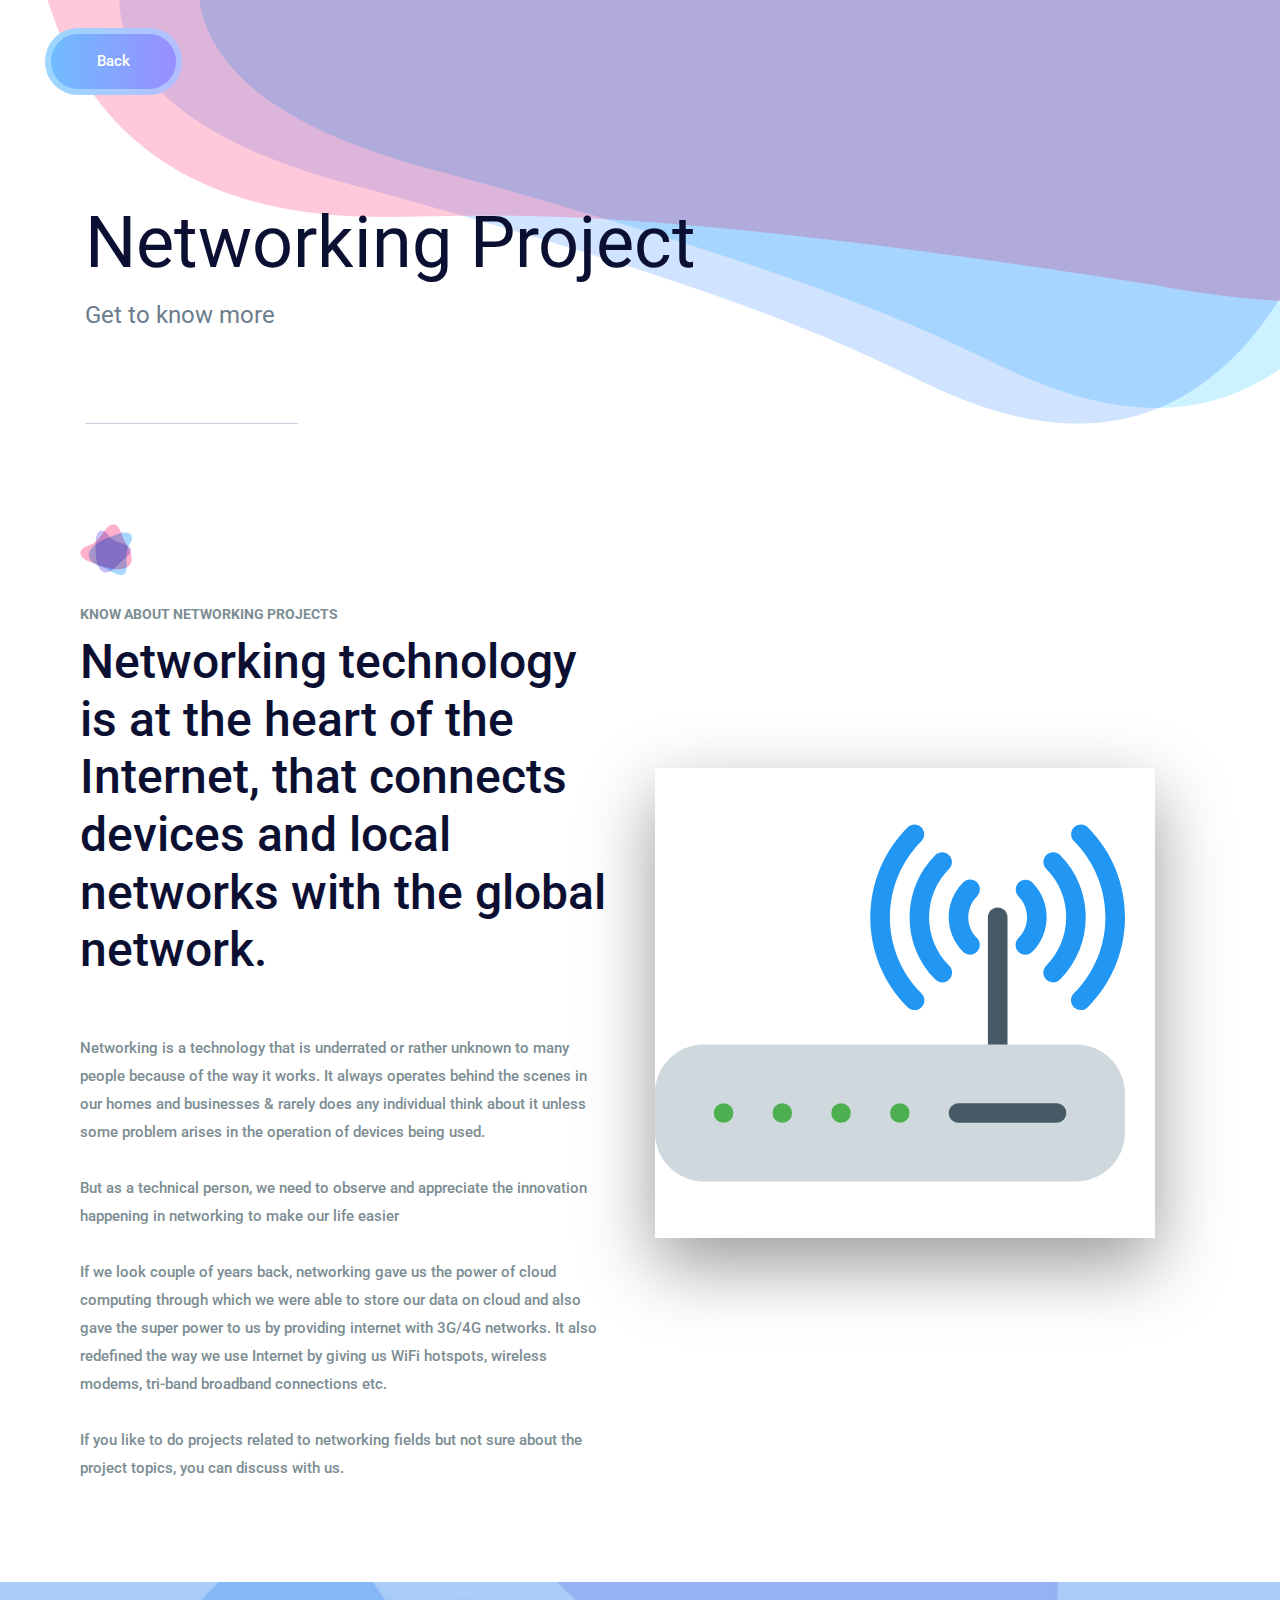
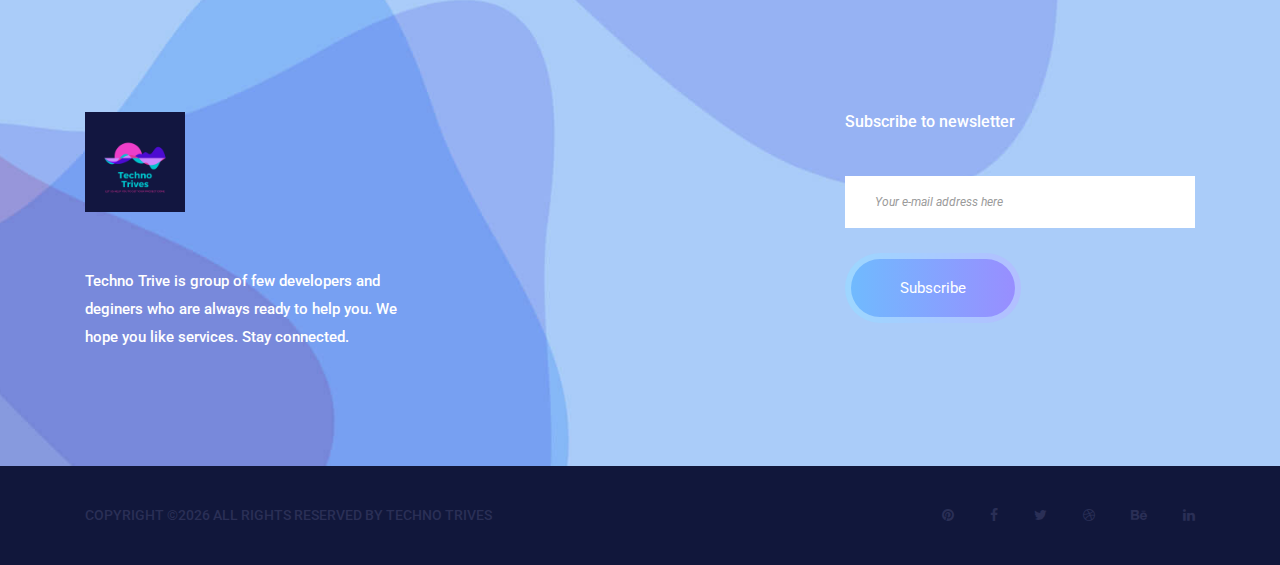
<file: networking_project.html>
<!DOCTYPE html>
<html lang="en">
    <head>
        <meta charset="utf-8">
        <meta http-equiv="X-UA-Compatible" content="IE=edge">
        <meta name="viewport" content="width=device-width, initial-scale=1">

        <link rel="icon" href="img/logo3.png" type="image/x-icon" />
        <!-- The above 3 meta tags *must* come first in the head; any other head content must come *after* these tags -->
        <title>Networking</title>

        <!-- Icon css link -->
        <link href="css/font-awesome.min.css" rel="stylesheet">
        <!-- Bootstrap -->
        <link href="css/bootstrap.min.css" rel="stylesheet">

        <!-- Rev slider css -->
        <link href="vendors/revolution/css/settings.css" rel="stylesheet">
        <link href="vendors/revolution/css/layers.css" rel="stylesheet">
        <link href="vendors/revolution/css/navigation.css" rel="stylesheet">

        <!-- Extra plugin css -->
        <link href="vendors/owl-carousel/owl.carousel.min.css" rel="stylesheet">
        <link href="vendors/magnify-popup/magnific-popup.css" rel="stylesheet">

        <link href="css/style.css" rel="stylesheet">
        <link href="css/responsive.css" rel="stylesheet">

        <!-- HTML5 shim and Respond.js for IE8 support of HTML5 elements and media queries -->
        <!-- WARNING: Respond.js doesn't work if you view the page via file:// -->
        <!--[if lt IE 9]>
        <script src="https://oss.maxcdn.com/html5shiv/3.7.3/html5shiv.min.js"></script>
        <script src="https://oss.maxcdn.com/respond/1.4.2/respond.min.js"></script>
        <![endif]-->
    </head>
    <body>

        <!--================Header Menu Area =================-->
        <header class="main_menu_area">
          <br>
              <a class="more_btn" href="service.html">Back</a>
        </header>
        <!--================End Header Menu Area =================-->

        <!--================Banner Area =================-->
        <section class="banner_area">
            <div class="container">
                <div class="banner_inner_text">
                    <h2>Networking Project</h2>
                    <p>Get to know more</p>
                </div>
            </div>
        </section>
        <!--================End Banner Area =================-->

        <!--================Challange Area =================-->
        <section class="challange_area p_100">
            <div class="container-fluid">
                <div class="row">
                    <div class="col-lg-6">
                        <div class="challange_text_inner">
                            <div class="l_title">
                                <img src="img/icon/title-icon.png" alt="">
                                <h6>Know about networking projects</h6>
                                <h2>Networking technology is at the heart of the Internet, that connects devices and local networks with the global network. </h2>
                            </div>
                            <p>Networking is a technology that is underrated or rather unknown to many people because of the way it works. It always operates behind the scenes in our homes and businesses & rarely does any individual think about it unless some problem arises in the operation of devices being used. </p>
                            <br>
                            <p>But as a technical person, we need to observe and appreciate the innovation happening in networking to make our life easier</p>
                             <br>
                             <p>If we look couple of years back, networking gave us the power of cloud computing through which we were able to store our data on cloud and also gave the super power to us by providing internet with 3G/4G networks. It also redefined the way we use Internet by giving us WiFi hotspots, wireless modems, tri-band broadband connections etc.</p>
                             <br>
                             <p>If you like to do projects related to networking fields but not sure about the project topics, you can discuss with us.</p>
                      <!--      <div class="c_video">
                                <a class="popup-youtube" href="https://www.youtube.com/watch?v=62QYQE6k7tg"><img src="img/icon/video-icon.png" alt="">See how we work </a>
                            </div> -->
                        </div>
                    </div>
                    <br>
                    <div class="col-lg-6 challange_img">
                        <div class="challange_img_inner">
                            <img src="img/icon/wifi-router.svg" class="navbar-brand-width3">
                        </div>
                    </div>
                </div>
            </div>
        </section>
        <!--================End Challange Area =================-->

        <!--================Testimonials Slider Area =================-->
        <!--================End Testimonials Slider Area =================-->

        <!--================We Are Company Area =================-->
        <!--================End We Are Company Area =================-->

        <!--================End We Are Company Area =================-->
    <!--    <section class="talk_area">
            <div class="container">
                <div class="talk_text">
                    <h4>Are you ready to talk?</h4>
                    <a href="mailto:contact@sierracompany.com">contact@sierracompany.com</a>
                </div>
            </div>
        </section> -->
        <!--================End We Are Company Area =================-->

        <!--================Footer Area =================-->
        <footer class="footr_area">
            <div class="footer_widget_area">
                <div class="container">
                    <div class="row footer_widget_inner">
                        <div class="col-lg-4 col-sm-6">
                          <aside class="f_widget f_about_widget">
                              <img src="img/logo2.png" class="navbar-brand-width2">
                              <p>Techno Trive is group of few developers and deginers who are always ready to help you. We hope you like services. Stay connected.</p>
                          </aside>
                        </div>
                        <div class="col-lg-4 col-sm-6">
                      <!--      <aside class="f_widget f_insta_widget">
                                <div class="f_title">
                                    <h3>Instagram</h3>
                                </div>
                                <ul>
                                    <li><a href="#"><img src="img/instagram/ins-1.jpg" alt=""></a></li>
                                    <li><a href="#"><img src="img/instagram/ins-2.jpg" alt=""></a></li>
                                    <li><a href="#"><img src="img/instagram/ins-3.jpg" alt=""></a></li>
                                    <li><a href="#"><img src="img/instagram/ins-4.jpg" alt=""></a></li>
                                    <li><a href="#"><img src="img/instagram/ins-5.jpg" alt=""></a></li>
                                    <li><a href="#"><img src="img/instagram/ins-6.jpg" alt=""></a></li>
                                    <li><a href="#"><img src="img/instagram/ins-7.jpg" alt=""></a></li>
                                    <li><a href="#"><img src="img/instagram/ins-8.jpg" alt=""></a></li>
                                </ul>
                            </aside> -->
                        </div>
                        <div class="col-lg-4 col-sm-6">
                            <aside class="f_widget f_subs_widget">
                                <div class="f_title">
                                    <h3>Subscribe to newsletter</h3>
                                </div>
                                <div class="input-group">
                                    <input type="text" class="form-control" placeholder="Your e-mail address here" aria-label="Your e-mail address here">
                                    <span class="input-group-btn">
                                        <button class="btn btn-secondary submit_btn" type="button">Subscribe</button>
                                    </span>
                                </div>
                            </aside>
                        </div>
                    </div>
                </div>
            </div>
            <div class="footer_copyright">
                <div class="container">
                    <div class="float-sm-left">
                        <h5><!-- Link back to Colorlib can't be removed. Template is licensed under CC BY 3.0. -->
Copyright &copy;<script>document.write(new Date().getFullYear());</script> All rights reserved by Techno Trives <i class="" aria-hidden="true"></i> <a href="" target="_blank"></a>
<!-- Link back to Colorlib can't be removed. Template is licensed under CC BY 3.0. --></h5>
                    </div>
                    <div class="float-sm-right">
                        <ul>
                            <li><a href="#"><i class="fa fa-pinterest"></i></a></li>
                            <li><a href="#"><i class="fa fa-facebook"></i></a></li>
                            <li><a href="#"><i class="fa fa-twitter"></i></a></li>
                            <li><a href="#"><i class="fa fa-dribbble"></i></a></li>
                            <li><a href="#"><i class="fa fa-behance"></i></a></li>
                            <li><a href="#"><i class="fa fa-linkedin"></i></a></li>
                        </ul>
                    </div>
                </div>
            </div>
        </footer>
        <!--================End Footer Area =================-->




        <!-- jQuery (necessary for Bootstrap's JavaScript plugins) -->
        <script src="js/jquery-3.2.1.min.js"></script>
        <!-- Include all compiled plugins (below), or include individual files as needed -->
        <script src="js/popper.min.js"></script>
        <script src="js/bootstrap.min.js"></script>
        <!-- Rev slider js -->
        <script src="vendors/revolution/js/jquery.themepunch.tools.min.js"></script>
        <script src="vendors/revolution/js/jquery.themepunch.revolution.min.js"></script>
        <script src="vendors/revolution/js/extensions/revolution.extension.actions.min.js"></script>
        <script src="vendors/revolution/js/extensions/revolution.extension.video.min.js"></script>
        <script src="vendors/revolution/js/extensions/revolution.extension.slideanims.min.js"></script>
        <script src="vendors/revolution/js/extensions/revolution.extension.layeranimation.min.js"></script>
        <script src="vendors/revolution/js/extensions/revolution.extension.navigation.min.js"></script>
        <script src="vendors/revolution/js/extensions/revolution.extension.slideanims.min.js"></script>
        <!-- Extra plugin css -->
        <script src="vendors/counterup/jquery.waypoints.min.js"></script>
        <script src="vendors/counterup/jquery.counterup.min.js"></script>
        <script src="vendors/counterup/apear.js"></script>
        <script src="vendors/counterup/countto.js"></script>
        <script src="vendors/owl-carousel/owl.carousel.min.js"></script>
        <script src="vendors/magnify-popup/jquery.magnific-popup.min.js"></script>
        <script src="js/smoothscroll.js"></script>

        <script src="js/theme.js"></script>
    </body>
</html>
</file>
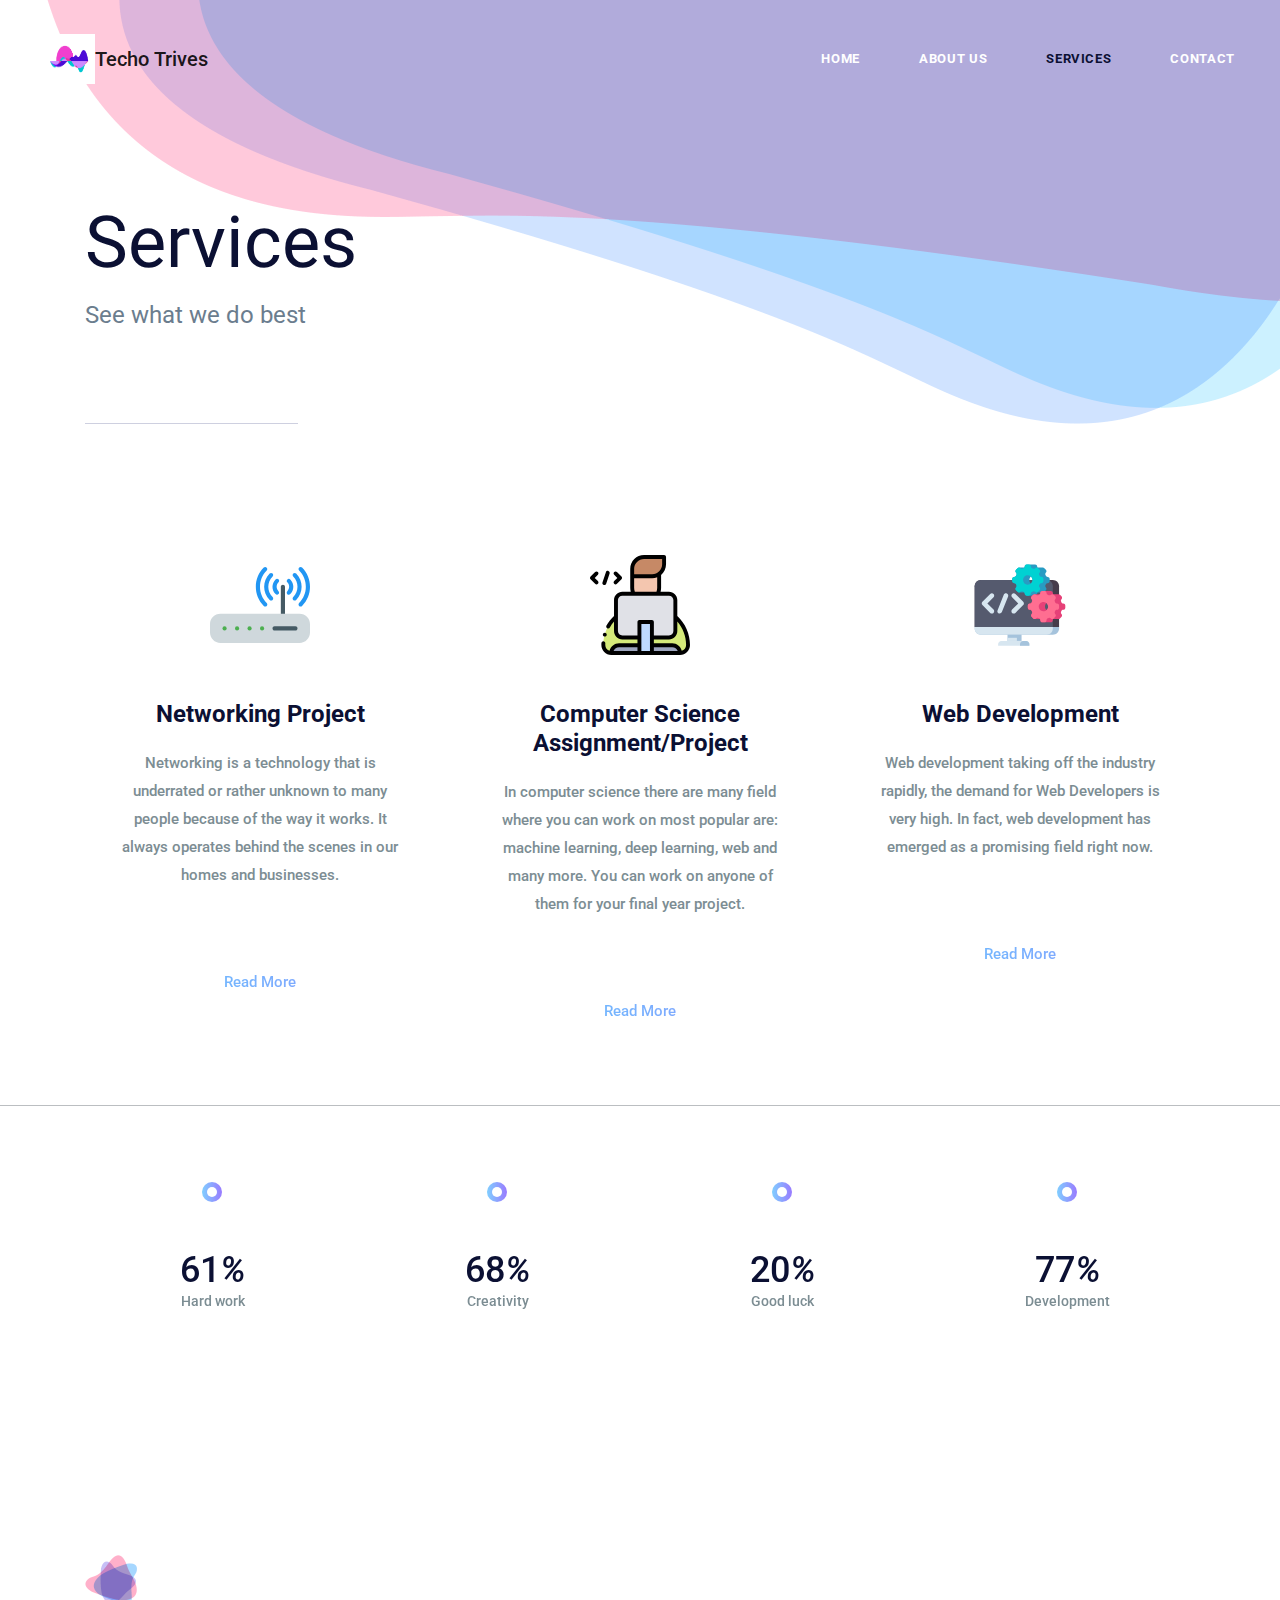
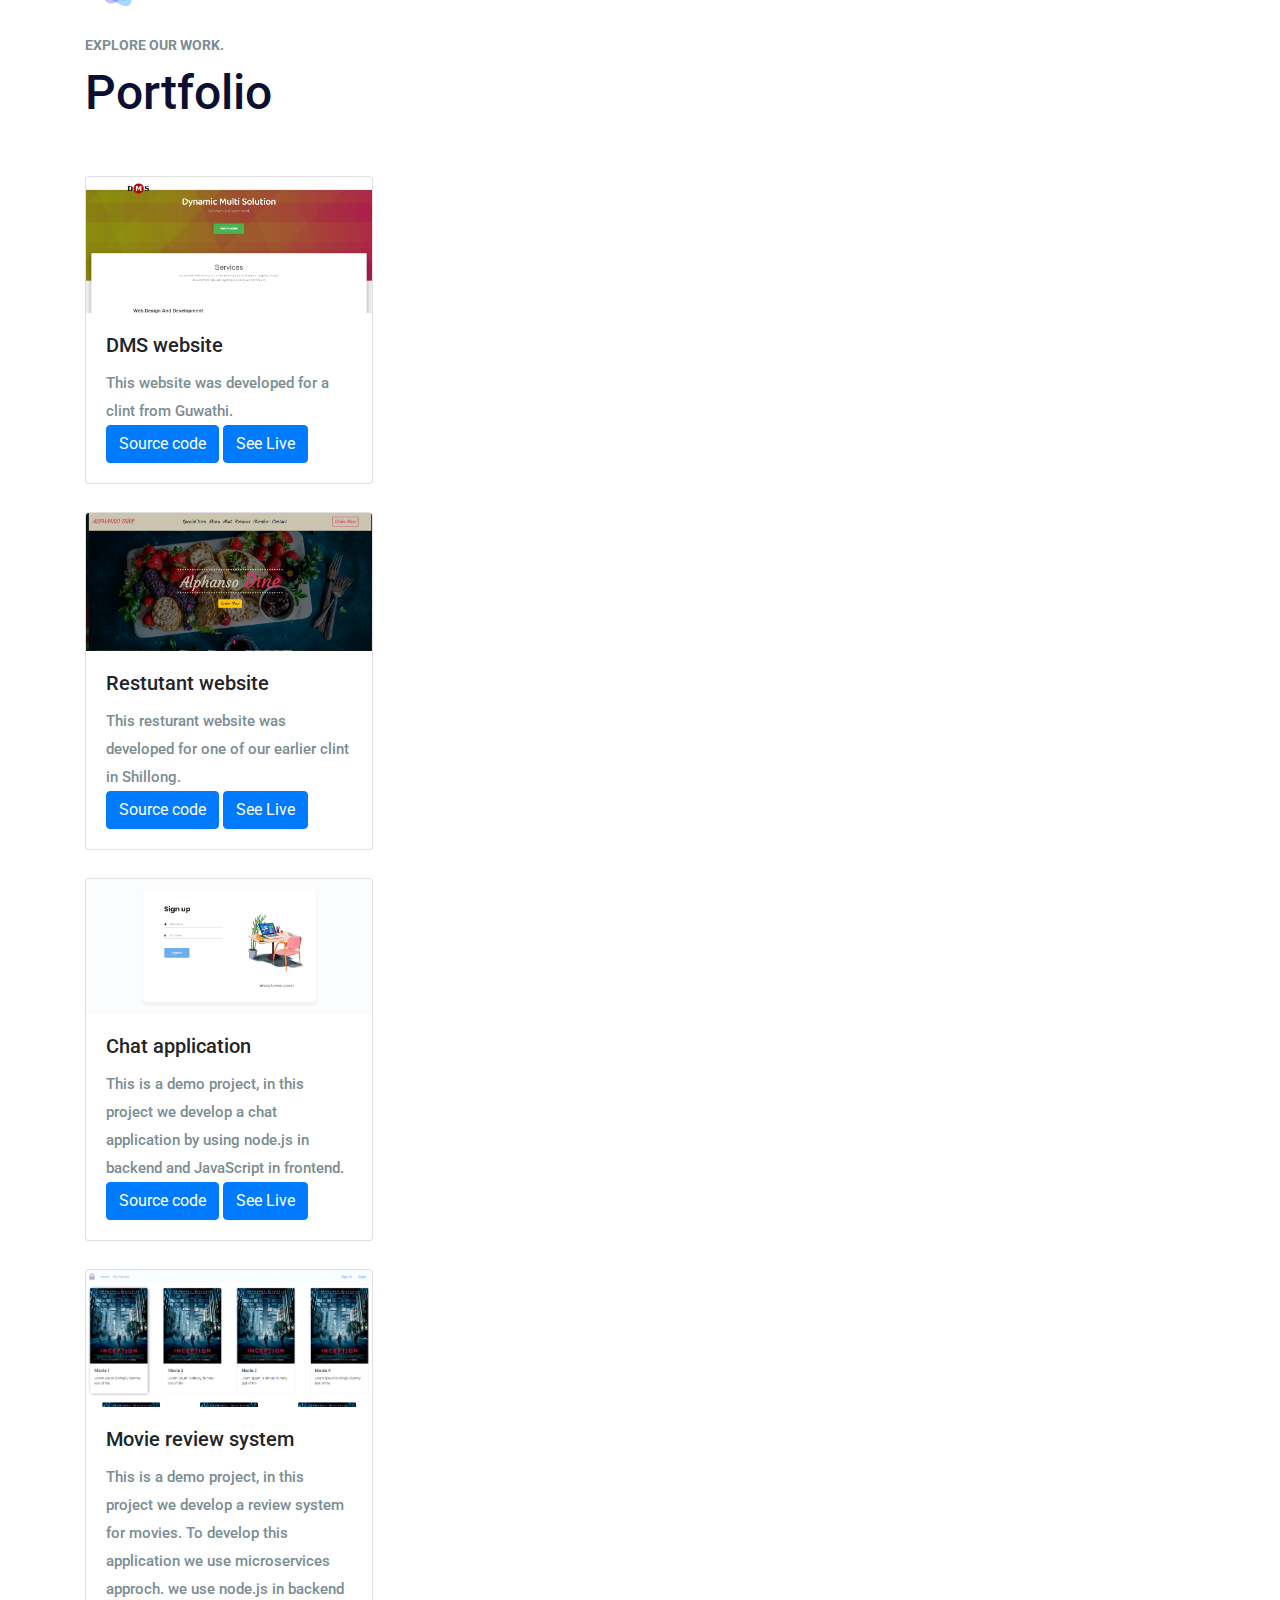
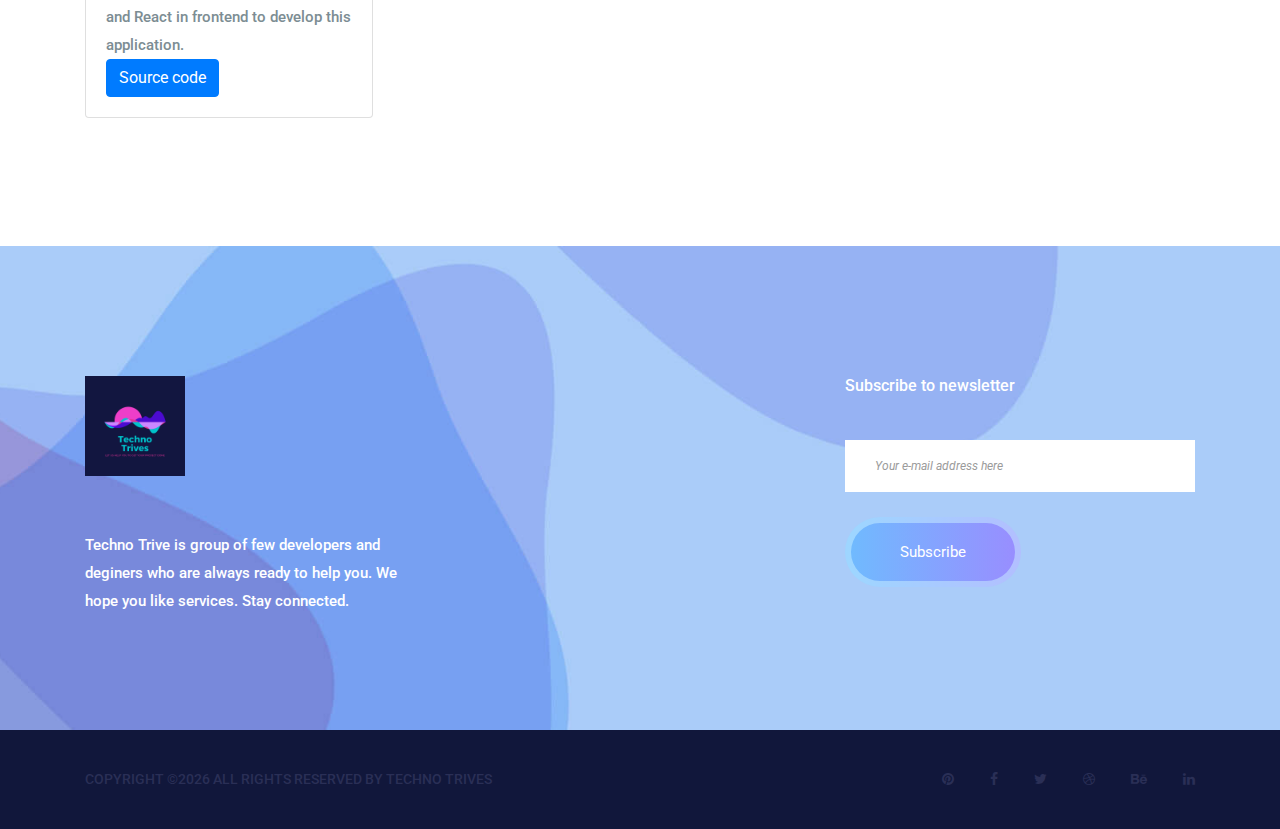
<file: service.html>
<!DOCTYPE html>
<html lang="en">
    <head>
        <meta charset="utf-8">
        <meta http-equiv="X-UA-Compatible" content="IE=edge">
        <meta name="viewport" content="width=device-width, initial-scale=1">

        <link rel="icon" href="img/logo3.png" type="image/x-icon" />
        <!-- The above 3 meta tags *must* come first in the head; any other head content must come *after* these tags -->
        <title>Service</title>

        <!-- Icon css link -->
        <link href="css/font-awesome.min.css" rel="stylesheet">
        <!-- Bootstrap -->
        <link rel="stylesheet" href="https://maxcdn.bootstrapcdn.com/bootstrap/4.0.0/css/bootstrap.min.css" integrity="sha384-Gn5384xqQ1aoWXA+058RXPxPg6fy4IWvTNh0E263XmFcJlSAwiGgFAW/dAiS6JXm" crossorigin="anonymous">
        <link href="css/bootstrap.min.css" rel="stylesheet">

        <!-- Rev slider css -->
        <link href="vendors/revolution/css/settings.css" rel="stylesheet">
        <link href="vendors/revolution/css/layers.css" rel="stylesheet">
        <link href="vendors/revolution/css/navigation.css" rel="stylesheet">

        <!-- Extra plugin css -->
        <link href="vendors/owl-carousel/owl.carousel.min.css" rel="stylesheet">
        <link href="vendors/magnify-popup/magnific-popup.css" rel="stylesheet">


        <link href="css/style.css" rel="stylesheet">
        <link href="css/responsive.css" rel="stylesheet">

        <!-- HTML5 shim and Respond.js for IE8 support of HTML5 elements and media queries -->
        <!-- WARNING: Respond.js doesn't work if you view the page via file:// -->
        <!--[if lt IE 9]>
        <script src="https://oss.maxcdn.com/html5shiv/3.7.3/html5shiv.min.js"></script>
        <script src="https://oss.maxcdn.com/respond/1.4.2/respond.min.js"></script>
        <![endif]-->
    </head>
    <body>

        <!--================Header Menu Area =================-->
        <header class="main_menu_area">
            <nav class="navbar navbar-expand-lg navbar-light bg-light">
                <a class="navbar-brand" href="#">
                  <div class="d-flex logo-img">
                    <img src="img/Wlogo3.png" width="50" height="50" class="d-inline-block align-top" alt="">
                    Techo Trives
                  </div>
                </a>
                <button class="navbar-toggler" type="button" data-toggle="collapse" data-target="#navbarSupportedContent" aria-controls="navbarSupportedContent" aria-expanded="false" aria-label="Toggle navigation">
                    <span></span>
                    <span></span>
                    <span></span>
                </button>

                <div class="collapse navbar-collapse" id="navbarSupportedContent">
                    <ul class="navbar-nav">
                        <li class="nav-item"><a class="nav-link" href="index.html">Home</a></li>
                        <li class="nav-item"><a class="nav-link" href="about-us.html">About Us</a></li>
                        <li class="nav-item active"><a class="nav-link" href="service.html">Services</a></li>
                  <!--      <li class="nav-item"><a class="nav-link" href="portfolio.html">Portfolio</a></li>
                        <li class="nav-item dropdown submenu">
                            <a class="nav-link dropdown-toggle" href="#" id="navbarDropdown" role="button" data-toggle="dropdown" aria-haspopup="true" aria-expanded="false">
                            Blog
                            </a>
                            <ul class="dropdown-menu" aria-labelledby="navbarDropdown">
                                <li class="nav-item"><a class="nav-link" href="blog.html">Blog</a></li>
                                <li class="nav-item"><a class="nav-link" href="single-blog.html">Blog Details</a></li>
                                <li class="nav-item"><a class="nav-link" href="elements.html">Elements</a></li>
                            </ul>
                        </li> -->
                        <li class="nav-item"><a class="nav-link" href="contact.html">Contact</a></li>
                    </ul>
                </div>
            </nav>
        </header>
        <!--================End Header Menu Area =================-->

        <!--================Banner Area =================-->
        <section class="banner_area">
            <div class="container">
                <div class="banner_inner_text">
                    <h2>Services</h2>
                    <p>See what we do best</p>
                </div>
            </div>
        </section>
        <!--================End Banner Area =================-->

        <!--================End Banner Area =================-->
        <section class="service_feature">
            <div class="container">

                <div class="row feature_inner">

                    <div class="col-lg-4 col-sm-6">
                        <div class="feature_item">
                            <div class="f_icon">
                                <img src="img/icon/wifi-router.svg" class="navbar-brand-width2">
                            </div>
                            <h4>Networking Project</h4>
                            <p>Networking is a technology that is underrated or rather unknown to many people because of the way it works. It always operates behind the scenes in our homes and businesses.</p>
                            <a class="more_btn" href="networking_project.html">Read More</a>
                        </div>
                    </div>
                    <div class="col-lg-4 col-sm-6">
                        <div class="feature_item">
                            <div class="f_icon">
                                <img src="img/icon/coding.svg" class="navbar-brand-width2">
                            </div>
                            <h4>Computer Science Assignment/Project</h4>
                            <p>In computer science there are many field where you can work on most popular are: machine learning, deep learning, web and many more. You can work on anyone of them for your final year project.</p>
                            <a class="more_btn" href="computer_science_project.html">Read More</a>
                        </div>
                    </div>
                    <div class="col-lg-4 col-sm-6">
                        <div class="feature_item">
                            <div class="f_icon">
                                <img src="img/icon/coding_1.svg" class="navbar-brand-width2">
                            </div>
                            <h4>Web Development</h4>
                            <p>Web development taking off the industry rapidly, the demand for Web Developers is very high. In fact, web development has emerged as a promising field right now. </p>
                            <a class="more_btn" href="webdev.html">Read More</a>
                        </div>
                    </div>
                <!--    <div class="col-lg-4 col-sm-6">
                        <div class="feature_item">
                            <div class="f_icon">
                                <img src="img/icon/f-icon-4.png" alt="">
                            </div>
                            <h4>Video Support</h4>
                            <p>Etiam nec odio vestibulum est mattis effic iturut magna. Pellentesque sit am et tellus blandit. Etiam nec odio vestibul. </p>
                            <a class="more_btn" href="#">Read More</a>
                        </div>
                    </div>
                    <div class="col-lg-4 col-sm-6">
                        <div class="feature_item">
                            <div class="f_icon">
                                <img src="img/icon/f-icon-5.png" alt="">
                            </div>
                            <h4>Fast Support</h4>
                            <p>Etiam nec odio vestibulum est mattis effic iturut magna. Pellentesque sit am et tellus blandit. Etiam nec odio vestibul. </p>
                            <a class="more_btn" href="#">Read More</a>
                        </div>
                    </div>
                    <div class="col-lg-4 col-sm-6">
                        <div class="feature_item">
                            <div class="f_icon">
                                <img src="img/icon/f-icon-6.png" alt="">
                            </div>
                            <h4>Download test</h4>
                            <p>Etiam nec odio vestibulum est mattis effic iturut magna. Pellentesque sit am et tellus blandit. Etiam nec odio vestibul. </p>
                            <a class="more_btn" href="#">Read More</a>
                        </div>
                    </div> -->

                </div>
            </div>
        </section>
        <!--================End Banner Area =================-->

        <!--================Circle Chart Area =================-->
        <section class="circle_chart_area">
            <div class="container">
                <div class="row">
                    <div class="col-lg-3 col-sm-6">
                        <div class="circle_progress circular style-polygon" data-percentage="75" data-thickness="3" data-reverse="true" data-empty-fill="transparent" data-start-color="#987dff" data-end-color="#7acaff">
                            <div class="circle_progress_inner">
                                <strong></strong>
                                <span class="percentage"></span>
                                <h4>Hard work</h4>
                            </div>
                        </div>
                    </div>
                    <div class="col-lg-3 col-sm-6">
                        <div class="circle_progress circular style-polygon" data-percentage="83" data-thickness="3" data-reverse="true" data-empty-fill="transparent" data-start-color="#987dff" data-end-color="#7acaff">
                            <div class="circle_progress_inner">
                                <strong></strong>
                                <span class="percentage"></span>
                                <h4>Creativity</h4>
                            </div>
                        </div>
                    </div>
                    <div class="col-lg-3 col-sm-6">
                        <div class="circle_progress circular style-polygon" data-percentage="25" data-thickness="3" data-reverse="true" data-empty-fill="transparent" data-start-color="#987dff" data-end-color="#7acaff">
                            <div class="circle_progress_inner">
                                <strong></strong>
                                <span class="percentage"></span>
                                <h4>Good luck</h4>
                            </div>
                        </div>
                    </div>
                    <div class="col-lg-3 col-sm-6">
                        <div class="circle_progress circular style-polygon" data-percentage="95" data-thickness="3" data-reverse="true" data-empty-fill="transparent" data-start-color="#987dff" data-end-color="#7acaff">
                            <div class="circle_progress_inner">
                                <strong></strong>
                                <span class="percentage"></span>
                                <h4>Development</h4>
                            </div>
                        </div>
                    </div>
                </div>
            </div>
        </section>
        <!--================End Circle Chart Area =================-->

        <!--================Service Solution Area =================-->
        <section class="service_solution_area p_100">
            <div class="container">
                <div class="row s_solution_inner">
                    <div class="col-lg-6">
                        <div class="s_solution_item">
                            <div class="l_title">
                                <img src="img/icon/title-icon.png" alt="">
                                <h6>Explore our work.</h6>
                                <h2>Portfolio</h2>
                            </div>

                            <div class="card" style="width: 18rem;">
                               <img class="card-img-top" src="img/dms.png" alt="Card image cap">
                               <div class="card-body">
                                 <h5 class="card-title">DMS website</h5>
                                 <p class="card-text">This website was developed for a clint from Guwathi.</p>
                                 <a href="https://github.com/Kaustabh999/dms" class="btn btn-primary">Source code</a>
                                 <a href="#" class="btn btn-primary">See Live</a>
                               </div>
                            </div>
                            <br>
                            <div class="card" style="width: 18rem;">
                               <img class="card-img-top" src="img/rest .png" alt="Card image cap">
                               <div class="card-body">
                                 <h5 class="card-title">Restutant website</h5>
                                 <p class="card-text">This resturant website was developed for one of our earlier clint in Shillong.</p>
                                 <a href="https://github.com/Kaustabh999/Alpasio_dine_resturant-website" class="btn btn-primary">Source code</a>
                                 <a href="http://dmsassam.com/" class="btn btn-primary">See Live</a>
                               </div>
                            </div>
                            <br>
                            <div class="card" style="width: 18rem;">
                               <img class="card-img-top" src="img/chat.png" alt="Card image cap">
                               <div class="card-body">
                                 <h5 class="card-title">Chat application</h5>
                                 <p class="card-text">This is a demo project, in this project we develop a chat application by using node.js in backend and JavaScript in frontend.</p>
                                 <a href="https://github.com/biswajit-debnath/Chat-Application" class="btn btn-primary">Source code</a>
                                 <a href="http://ec2-18-217-238-238.us-east-2.compute.amazonaws.com" class="btn btn-primary">See Live</a>
                               </div>
                            </div>
                             <br>
                            <div class="card" style="width: 18rem;">
                               <img class="card-img-top" src="img/rs.png" alt="Card image cap">
                               <div class="card-body">
                                 <h5 class="card-title">Movie review system</h5>
                                 <p class="card-text">This is a demo project, in this project we develop a review system for movies. To develop this application we use microservices approch. we use node.js in backend and React in frontend to develop this application. </p>
                                 <a href="https://github.com/biswajit-debnath/Movie_review-system" class="btn btn-primary">Source code</a>
                            <!--     <a href="#" class="btn btn-primary">See Live</a> -->
                               </div>
                            </div>
                             <br>
                        <!--    <div class="card" style="width: 18rem;">
                               <img class="card-img-top" src="..." alt="Card image cap">
                               <div class="card-body">
                                 <h5 class="card-title">Card title</h5>
                                 <p class="card-text">Some quick example text to build on the card title and make up the bulk of the card's content.</p>
                                 <a href="#" class="btn btn-primary">Go somewhere</a>
                               </div>
                            </div> -->
                    <!--        <p>Etiam nec odio vestibulum est mattis effic iturut magna. Pellentesque sit am et tellus blandit. Etiam nec odio vestibul.Cras ex mauris, ornare eget pretium sit amet, dignissim et turpis. Nunc nec maximus dui, vel suscipit dolor. Donec elementum velit a orci facilisis rutrum. Nam convallis vel erat id dictum. Sed ut risus in orci convallis viverra a eget nisi. Aenean pellentesque elit vitae eros dignissim ultrices. </p>
                            <div id="accordion" role="tablist" class="solution_collaps">
                                <div class="card">
                                    <div class="card-header" role="tab" id="headingOne">
                                        <h5 class="mb-0">
                                            <a data-toggle="collapse" href="#collapseOne" aria-expanded="true" aria-controls="collapseOne">
                                            Cras ex mauris, ornare eget pretium sit amet, dignissim et turpis
                                            <i class="minus">-</i>
                                            <i class="plus">+</i>
                                            </a>
                                        </h5>
                                    </div>

                                    <div id="collapseOne" class="collapse show" role="tabpanel" aria-labelledby="headingOne" data-parent="#accordion">
                                        <div class="card-body">
                                            <p>Etiam nec odio vestibulum est mattis effic iturut magna. Pellentesque sit am et tellus blandit. </p>
                                        </div>
                                    </div>
                                </div>
                                <div class="card">
                                    <div class="card-header" role="tab" id="headingTwo">
                                        <h5 class="mb-0">
                                            <a class="collapsed" data-toggle="collapse" href="#collapseTwo" aria-expanded="false" aria-controls="collapseTwo">
                                            Sed dapibus nunc vulputate mi fringilla, eu consequat
                                            <i class="minus">-</i>
                                            <i class="plus">+</i>
                                            </a>
                                        </h5>
                                    </div>
                                    <div id="collapseTwo" class="collapse" role="tabpanel" aria-labelledby="headingTwo" data-parent="#accordion">
                                        <div class="card-body">
                                            <p>Etiam nec odio vestibulum est mattis effic iturut magna. Pellentesque sit am et tellus blandit. </p>
                                        </div>
                                    </div>
                                </div>
                                <div class="card">
                                    <div class="card-header" role="tab" id="headingThree">
                                        <h5 class="mb-0">
                                            <a class="collapsed" data-toggle="collapse" href="#collapseThree" aria-expanded="false" aria-controls="collapseThree">
                                            Curabitur eu libero sed erat viverra gravida at id ex
                                            <i class="minus">-</i>
                                            <i class="plus">+</i>
                                            </a>
                                        </h5>
                                    </div> -->
                                    <div id="collapseThree" class="collapse" role="tabpanel" aria-labelledby="headingThree" data-parent="#accordion">
                                        <div class="card-body">
                                            <p>Etiam nec odio vestibulum est mattis effic iturut magna. Pellentesque sit am et tellus blandit. </p>
                                        </div>
                                    </div>
                                </div>
                            </div>
                        </div>
                    </div>
                </div>
            </div>
        </section>
        <!--================End Service Solution Area =================-->

        <!--================Footer Area =================-->
        <footer class="footr_area">
            <div class="footer_widget_area">
                <div class="container">
                    <div class="row footer_widget_inner">
                        <div class="col-lg-4 col-sm-6">
                          <aside class="f_widget f_about_widget">
                              <img src="img/logo2.png" class="navbar-brand-width2">
                              <p>Techno Trive is group of few developers and deginers who are always ready to help you. We hope you like services. Stay connected.</p>
                          </aside>
                        </div>
                        <div class="col-lg-4 col-sm-6">
                      <!--      <aside class="f_widget f_insta_widget">
                                <div class="f_title">
                                    <h3>Instagram</h3>
                                </div>
                                <ul>
                                    <li><a href="#"><img src="img/instagram/ins-1.jpg" alt=""></a></li>
                                    <li><a href="#"><img src="img/instagram/ins-2.jpg" alt=""></a></li>
                                    <li><a href="#"><img src="img/instagram/ins-3.jpg" alt=""></a></li>
                                    <li><a href="#"><img src="img/instagram/ins-4.jpg" alt=""></a></li>
                                    <li><a href="#"><img src="img/instagram/ins-5.jpg" alt=""></a></li>
                                    <li><a href="#"><img src="img/instagram/ins-6.jpg" alt=""></a></li>
                                    <li><a href="#"><img src="img/instagram/ins-7.jpg" alt=""></a></li>
                                    <li><a href="#"><img src="img/instagram/ins-8.jpg" alt=""></a></li>
                                </ul>
                            </aside> -->
                        </div>
                        <div class="col-lg-4 col-sm-6">
                            <aside class="f_widget f_subs_widget">
                                <div class="f_title">
                                    <h3>Subscribe to newsletter</h3>
                                </div>
                                <div class="input-group">
                                    <input type="text" class="form-control" placeholder="Your e-mail address here" aria-label="Your e-mail address here">
                                    <span class="input-group-btn">
                                        <button class="btn btn-secondary submit_btn" type="button">Subscribe</button>
                                    </span>
                                </div>
                            </aside>
                        </div>
                    </div>
                </div>
            </div>
            <div class="footer_copyright">
                <div class="container">
                    <div class="float-sm-left">
                        <h5><!-- Link back to Colorlib can't be removed. Template is licensed under CC BY 3.0. -->
Copyright &copy;<script>document.write(new Date().getFullYear());</script> All rights reserved by Techno Trives <i class="" aria-hidden="true"></i> <a href="" target="_blank"></a>
<!-- Link back to Colorlib can't be removed. Template is licensed under CC BY 3.0. --></h5>
                    </div>
                    <div class="float-sm-right">
                        <ul>
                            <li><a href="#"><i class="fa fa-pinterest"></i></a></li>
                            <li><a href="#"><i class="fa fa-facebook"></i></a></li>
                            <li><a href="#"><i class="fa fa-twitter"></i></a></li>
                            <li><a href="#"><i class="fa fa-dribbble"></i></a></li>
                            <li><a href="#"><i class="fa fa-behance"></i></a></li>
                            <li><a href="#"><i class="fa fa-linkedin"></i></a></li>
                        </ul>
                    </div>
                </div>
            </div>
        </footer>
        <!--================End Footer Area =================-->




        <!-- jQuery (necessary for Bootstrap's JavaScript plugins) -->
        <script src="js/jquery-3.2.1.min.js"></script>
        <!-- Include all compiled plugins (below), or include individual files as needed -->
        <script src="js/popper.min.js"></script>
        <script src="js/bootstrap.min.js"></script>
        <!-- Rev slider js -->
        <script src="vendors/revolution/js/jquery.themepunch.tools.min.js"></script>
        <script src="vendors/revolution/js/jquery.themepunch.revolution.min.js"></script>
        <script src="vendors/revolution/js/extensions/revolution.extension.actions.min.js"></script>
        <script src="vendors/revolution/js/extensions/revolution.extension.video.min.js"></script>
        <script src="vendors/revolution/js/extensions/revolution.extension.slideanims.min.js"></script>
        <script src="vendors/revolution/js/extensions/revolution.extension.layeranimation.min.js"></script>
        <script src="vendors/revolution/js/extensions/revolution.extension.navigation.min.js"></script>
        <script src="vendors/revolution/js/extensions/revolution.extension.slideanims.min.js"></script>
        <!-- Extra plugin css -->
        <script src="vendors/counterup/jquery.waypoints.min.js"></script>
        <script src="vendors/counterup/jquery.counterup.min.js"></script>
        <script src="vendors/counterup/apear.js"></script>
        <script src="vendors/counterup/countto.js"></script>
        <script src="vendors/owl-carousel/owl.carousel.min.js"></script>
        <script src="vendors/magnify-popup/jquery.magnific-popup.min.js"></script>
        <script src="js/smoothscroll.js"></script>
        <script src="vendors/circle-bar/circle-progress.min.js"></script>
        <script src="vendors/circle-bar/plugins.js"></script>

        <script src="js/circle-active.js"></script>
        <script src="js/theme.js"></script>
    </body>
</html>
</file>
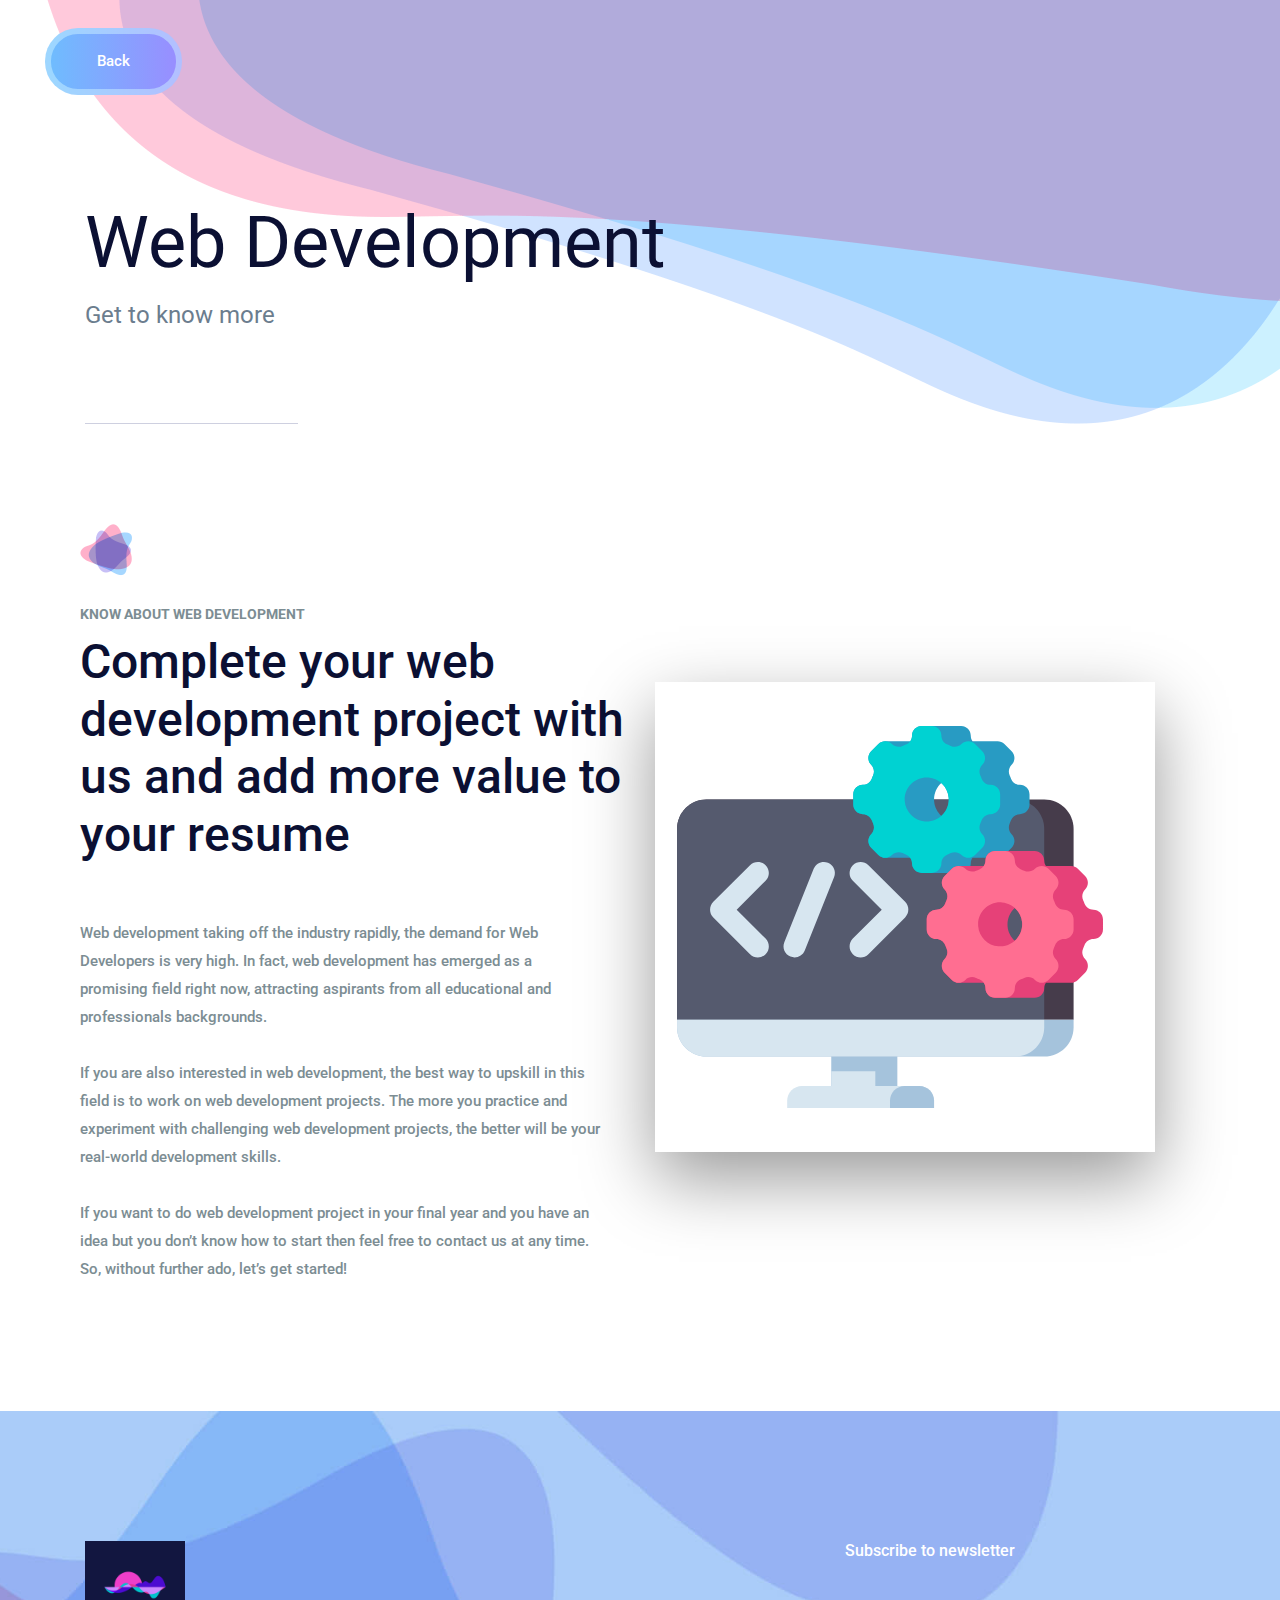
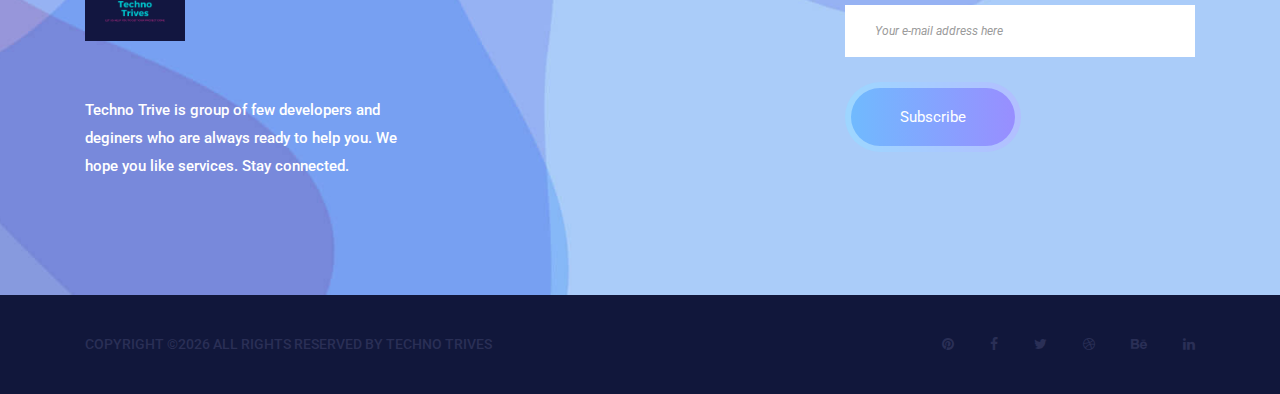
<file: webdev.html>
<!DOCTYPE html>
<html lang="en">
    <head>
        <meta charset="utf-8">
        <meta http-equiv="X-UA-Compatible" content="IE=edge">
        <meta name="viewport" content="width=device-width, initial-scale=1">

        <link rel="icon" href="img/logo3.png" type="image/x-icon" />
        <!-- The above 3 meta tags *must* come first in the head; any other head content must come *after* these tags -->
        <title>Web Development</title>

        <!-- Icon css link -->
        <link href="css/font-awesome.min.css" rel="stylesheet">
        <!-- Bootstrap -->
        <link href="css/bootstrap.min.css" rel="stylesheet">

        <!-- Rev slider css -->
        <link href="vendors/revolution/css/settings.css" rel="stylesheet">
        <link href="vendors/revolution/css/layers.css" rel="stylesheet">
        <link href="vendors/revolution/css/navigation.css" rel="stylesheet">

        <!-- Extra plugin css -->
        <link href="vendors/owl-carousel/owl.carousel.min.css" rel="stylesheet">
        <link href="vendors/magnify-popup/magnific-popup.css" rel="stylesheet">

        <link href="css/style.css" rel="stylesheet">
        <link href="css/responsive.css" rel="stylesheet">

        <!-- HTML5 shim and Respond.js for IE8 support of HTML5 elements and media queries -->
        <!-- WARNING: Respond.js doesn't work if you view the page via file:// -->
        <!--[if lt IE 9]>
        <script src="https://oss.maxcdn.com/html5shiv/3.7.3/html5shiv.min.js"></script>
        <script src="https://oss.maxcdn.com/respond/1.4.2/respond.min.js"></script>
        <![endif]-->
    </head>
    <body>

        <!--================Header Menu Area =================-->
        <header class="main_menu_area">
          <br>
              <a class="more_btn" href="service.html">Back</a>
        </header>
        <!--================End Header Menu Area =================-->

        <!--================Banner Area =================-->
        <section class="banner_area">
            <div class="container">
                <div class="banner_inner_text">
                    <h2>Web Development</h2>
                    <p>Get to know more</p>
                </div>
            </div>
        </section>
        <!--================End Banner Area =================-->

        <!--================Challange Area =================-->
        <section class="challange_area p_100">
            <div class="container-fluid">
                <div class="row">
                    <div class="col-lg-6">
                        <div class="challange_text_inner">
                            <div class="l_title">
                                <img src="img/icon/title-icon.png" alt="">
                                <h6>Know about web development</h6>
                                <h2>Complete your web development project with us and add more value to your resume</h2>
                            </div>
                            <p>Web development taking off the industry rapidly, the demand for Web Developers is very high. In fact, web development has emerged as a promising field right now, attracting aspirants from all educational and professionals backgrounds.</p>
                            <br>
                            <p>If you are also interested in web development, the best way to upskill in this field is to work on web development projects. The more you practice and experiment with challenging web development projects, the better will be your real-world development skills.</p>
                             <br>
                             <p>If you want to do web development project in your final year and you have an idea but you don’t know how to start then feel free to contact us at any time. So, without further ado, let’s get started!</p>
                             <br>

                      <!--      <div class="c_video">
                                <a class="popup-youtube" href="https://www.youtube.com/watch?v=62QYQE6k7tg"><img src="img/icon/video-icon.png" alt="">See how we work </a>
                            </div> -->
                        </div>
                    </div>
                    <br>
                    <div class="col-lg-6 challange_img">
                        <div class="challange_img_inner">
                            <img src="img/icon/coding_1.svg" class="navbar-brand-width3">
                        </div>
                    </div>
                </div>
            </div>
        </section>
        <!--================End Challange Area =================-->

        <!--================Testimonials Slider Area =================-->
        <!--================End Testimonials Slider Area =================-->

        <!--================We Are Company Area =================-->
        <!--================End We Are Company Area =================-->

        <!--================End We Are Company Area =================-->
    <!--    <section class="talk_area">
            <div class="container">
                <div class="talk_text">
                    <h4>Are you ready to talk?</h4>
                    <a href="mailto:contact@sierracompany.com">contact@sierracompany.com</a>
                </div>
            </div>
        </section> -->
        <!--================End We Are Company Area =================-->

        <!--================Footer Area =================-->
        <footer class="footr_area">
            <div class="footer_widget_area">
                <div class="container">
                    <div class="row footer_widget_inner">
                        <div class="col-lg-4 col-sm-6">
                          <aside class="f_widget f_about_widget">
                              <img src="img/logo2.png" class="navbar-brand-width2">
                              <p>Techno Trive is group of few developers and deginers who are always ready to help you. We hope you like services. Stay connected.</p>
                          </aside>
                        </div>
                        <div class="col-lg-4 col-sm-6">
                      <!--      <aside class="f_widget f_insta_widget">
                                <div class="f_title">
                                    <h3>Instagram</h3>
                                </div>
                                <ul>
                                    <li><a href="#"><img src="img/instagram/ins-1.jpg" alt=""></a></li>
                                    <li><a href="#"><img src="img/instagram/ins-2.jpg" alt=""></a></li>
                                    <li><a href="#"><img src="img/instagram/ins-3.jpg" alt=""></a></li>
                                    <li><a href="#"><img src="img/instagram/ins-4.jpg" alt=""></a></li>
                                    <li><a href="#"><img src="img/instagram/ins-5.jpg" alt=""></a></li>
                                    <li><a href="#"><img src="img/instagram/ins-6.jpg" alt=""></a></li>
                                    <li><a href="#"><img src="img/instagram/ins-7.jpg" alt=""></a></li>
                                    <li><a href="#"><img src="img/instagram/ins-8.jpg" alt=""></a></li>
                                </ul>
                            </aside> -->
                        </div>
                        <div class="col-lg-4 col-sm-6">
                            <aside class="f_widget f_subs_widget">
                                <div class="f_title">
                                    <h3>Subscribe to newsletter</h3>
                                </div>
                                <div class="input-group">
                                    <input type="text" class="form-control" placeholder="Your e-mail address here" aria-label="Your e-mail address here">
                                    <span class="input-group-btn">
                                        <button class="btn btn-secondary submit_btn" type="button">Subscribe</button>
                                    </span>
                                </div>
                            </aside>
                        </div>
                    </div>
                </div>
            </div>
            <div class="footer_copyright">
                <div class="container">
                    <div class="float-sm-left">
                        <h5><!-- Link back to Colorlib can't be removed. Template is licensed under CC BY 3.0. -->
Copyright &copy;<script>document.write(new Date().getFullYear());</script> All rights reserved by Techno Trives <i class="" aria-hidden="true"></i> <a href="" target="_blank"></a>
<!-- Link back to Colorlib can't be removed. Template is licensed under CC BY 3.0. --></h5>
                    </div>
                    <div class="float-sm-right">
                        <ul>
                            <li><a href="#"><i class="fa fa-pinterest"></i></a></li>
                            <li><a href="#"><i class="fa fa-facebook"></i></a></li>
                            <li><a href="#"><i class="fa fa-twitter"></i></a></li>
                            <li><a href="#"><i class="fa fa-dribbble"></i></a></li>
                            <li><a href="#"><i class="fa fa-behance"></i></a></li>
                            <li><a href="#"><i class="fa fa-linkedin"></i></a></li>
                        </ul>
                    </div>
                </div>
            </div>
        </footer>
        <!--================End Footer Area =================-->




        <!-- jQuery (necessary for Bootstrap's JavaScript plugins) -->
        <script src="js/jquery-3.2.1.min.js"></script>
        <!-- Include all compiled plugins (below), or include individual files as needed -->
        <script src="js/popper.min.js"></script>
        <script src="js/bootstrap.min.js"></script>
        <!-- Rev slider js -->
        <script src="vendors/revolution/js/jquery.themepunch.tools.min.js"></script>
        <script src="vendors/revolution/js/jquery.themepunch.revolution.min.js"></script>
        <script src="vendors/revolution/js/extensions/revolution.extension.actions.min.js"></script>
        <script src="vendors/revolution/js/extensions/revolution.extension.video.min.js"></script>
        <script src="vendors/revolution/js/extensions/revolution.extension.slideanims.min.js"></script>
        <script src="vendors/revolution/js/extensions/revolution.extension.layeranimation.min.js"></script>
        <script src="vendors/revolution/js/extensions/revolution.extension.navigation.min.js"></script>
        <script src="vendors/revolution/js/extensions/revolution.extension.slideanims.min.js"></script>
        <!-- Extra plugin css -->
        <script src="vendors/counterup/jquery.waypoints.min.js"></script>
        <script src="vendors/counterup/jquery.counterup.min.js"></script>
        <script src="vendors/counterup/apear.js"></script>
        <script src="vendors/counterup/countto.js"></script>
        <script src="vendors/owl-carousel/owl.carousel.min.js"></script>
        <script src="vendors/magnify-popup/jquery.magnific-popup.min.js"></script>
        <script src="js/smoothscroll.js"></script>

        <script src="js/theme.js"></script>
    </body>
</html>
</file>
<file: vendors/revolution/css/settings.css>
/*-----------------------------------------------------------------------------

-	Revolution Slider 5.0 Default Style Settings -

Screen Stylesheet

version:   	5.3.1
date:      	07/12/15
author:		themepunch
email:     	info@themepunch.com
website:   	http://www.themepunch.com
-----------------------------------------------------------------------------*/

#debungcontrolls,.debugtimeline{width:100%;box-sizing:border-box}.rev_column,.rev_column .tp-parallax-wrap,.tp-svg-layer svg{vertical-align:top}#debungcontrolls{z-index:100000;position:fixed;bottom:0;height:auto;background:rgba(0,0,0,.6);padding:10px}.debugtimeline{height:10px;position:relative;margin-bottom:3px;display:none;white-space:nowrap}.debugtimeline:hover{height:15px}.the_timeline_tester{background:#e74c3c;position:absolute;top:0;left:0;height:100%;width:0}.debugtimeline.tl_slide .the_timeline_tester{background:#f39c12}.debugtimeline.tl_frame .the_timeline_tester{background:#3498db}.debugtimline_txt{color:#fff;font-weight:400;font-size:7px;position:absolute;left:10px;top:0;white-space:nowrap;line-height:10px}.rtl{direction:rtl}@font-face{font-family:revicons;src:url(../fonts/revicons/revicons.eot?5510888);src:url(../fonts/revicons/revicons.eot?5510888#iefix) format('embedded-opentype'),url(../fonts/revicons/revicons.woff?5510888) format('woff'),url(../fonts/revicons/revicons.ttf?5510888) format('truetype'),url(../fonts/revicons/revicons.svg?5510888#revicons) format('svg');font-weight:400;font-style:normal}[class*=" revicon-"]:before,[class^=revicon-]:before{font-family:revicons;font-style:normal;font-weight:400;speak:none;display:inline-block;text-decoration:inherit;width:1em;margin-right:.2em;text-align:center;font-variant:normal;text-transform:none;line-height:1em;margin-left:.2em}.revicon-search-1:before{content:'\e802'}.revicon-pencil-1:before{content:'\e831'}.revicon-picture-1:before{content:'\e803'}.revicon-cancel:before{content:'\e80a'}.revicon-info-circled:before{content:'\e80f'}.revicon-trash:before{content:'\e801'}.revicon-left-dir:before{content:'\e817'}.revicon-right-dir:before{content:'\e818'}.revicon-down-open:before{content:'\e83b'}.revicon-left-open:before{content:'\e819'}.revicon-right-open:before{content:'\e81a'}.revicon-angle-left:before{content:'\e820'}.revicon-angle-right:before{content:'\e81d'}.revicon-left-big:before{content:'\e81f'}.revicon-right-big:before{content:'\e81e'}.revicon-magic:before{content:'\e807'}.revicon-picture:before{content:'\e800'}.revicon-export:before{content:'\e80b'}.revicon-cog:before{content:'\e832'}.revicon-login:before{content:'\e833'}.revicon-logout:before{content:'\e834'}.revicon-video:before{content:'\e805'}.revicon-arrow-combo:before{content:'\e827'}.revicon-left-open-1:before{content:'\e82a'}.revicon-right-open-1:before{content:'\e82b'}.revicon-left-open-mini:before{content:'\e822'}.revicon-right-open-mini:before{content:'\e823'}.revicon-left-open-big:before{content:'\e824'}.revicon-right-open-big:before{content:'\e825'}.revicon-left:before{content:'\e836'}.revicon-right:before{content:'\e826'}.revicon-ccw:before{content:'\e808'}.revicon-arrows-ccw:before{content:'\e806'}.revicon-palette:before{content:'\e829'}.revicon-list-add:before{content:'\e80c'}.revicon-doc:before{content:'\e809'}.revicon-left-open-outline:before{content:'\e82e'}.revicon-left-open-2:before{content:'\e82c'}.revicon-right-open-outline:before{content:'\e82f'}.revicon-right-open-2:before{content:'\e82d'}.revicon-equalizer:before{content:'\e83a'}.revicon-layers-alt:before{content:'\e804'}.revicon-popup:before{content:'\e828'}.rev_slider_wrapper{position:relative;z-index:0;width:100%}.rev_slider{position:relative;overflow:visible}.entry-content .rev_slider a,.rev_slider a{box-shadow:none}.tp-overflow-hidden{overflow:hidden!important}.group_ov_hidden{overflow:hidden}.rev_slider img,.tp-simpleresponsive img{max-width:none!important;transition:none;margin:0;padding:0;border:none}.rev_slider .no-slides-text{font-weight:700;text-align:center;padding-top:80px}.rev_slider>ul,.rev_slider>ul>li,.rev_slider>ul>li:before,.rev_slider_wrapper>ul,.tp-revslider-mainul>li,.tp-revslider-mainul>li:before,.tp-simpleresponsive>ul,.tp-simpleresponsive>ul>li,.tp-simpleresponsive>ul>li:before{list-style:none!important;position:absolute;margin:0!important;padding:0!important;overflow-x:visible;overflow-y:visible;background-image:none;background-position:0 0;text-indent:0;top:0;left:0}.rev_slider>ul>li,.rev_slider>ul>li:before,.tp-revslider-mainul>li,.tp-revslider-mainul>li:before,.tp-simpleresponsive>ul>li,.tp-simpleresponsive>ul>li:before{visibility:hidden}.tp-revslider-mainul,.tp-revslider-slidesli{padding:0!important;margin:0!important;list-style:none!important}.fullscreen-container,.fullwidthbanner-container{padding:0;position:relative}.rev_slider li.tp-revslider-slidesli{position:absolute!important}.tp-caption .rs-untoggled-content{display:block}.tp-caption .rs-toggled-content{display:none}.rs-toggle-content-active.tp-caption .rs-toggled-content{display:block}.rs-toggle-content-active.tp-caption .rs-untoggled-content{display:none}.rev_slider .caption,.rev_slider .tp-caption{position:relative;visibility:hidden;white-space:nowrap;display:block;-webkit-font-smoothing:antialiased!important;z-index:1}.rev_slider .caption,.rev_slider .tp-caption,.tp-simpleresponsive img{-moz-user-select:none;-khtml-user-select:none;-webkit-user-select:none;-o-user-select:none}.rev_slider .tp-mask-wrap .tp-caption,.rev_slider .tp-mask-wrap :last-child,.wpb_text_column .rev_slider .tp-mask-wrap .tp-caption,.wpb_text_column .rev_slider .tp-mask-wrap :last-child{margin-bottom:0}.tp-svg-layer svg{width:100%;height:100%;position:relative}.tp-carousel-wrapper{cursor:url(openhand.cur),move}.tp-carousel-wrapper.dragged{cursor:url(closedhand.cur),move}.tp_inner_padding{box-sizing:border-box;max-height:none!important}.tp-caption.tp-layer-selectable{-moz-user-select:all;-khtml-user-select:all;-webkit-user-select:all;-o-user-select:all}.tp-caption.tp-hidden-caption,.tp-forcenotvisible,.tp-hide-revslider,.tp-parallax-wrap.tp-hidden-caption{visibility:hidden!important;display:none!important}.rev_slider audio,.rev_slider embed,.rev_slider iframe,.rev_slider object,.rev_slider video{max-width:none!important}.tp-element-background{position:absolute;top:0;left:0;width:100%;height:100%;z-index:0}.rev_row_zone{position:absolute;width:100%;left:0;box-sizing:border-box;min-height:50px;font-size:0}.rev_column_inner,.rev_slider .tp-caption.rev_row{position:relative;width:100%!important;box-sizing:border-box}.rev_row_zone_top{top:0}.rev_row_zone_middle{top:50%;transform:translateY(-50%)}.rev_row_zone_bottom{bottom:0}.rev_slider .tp-caption.rev_row{display:table;table-layout:fixed;vertical-align:top;height:auto!important;font-size:0}.rev_column{display:table-cell;position:relative;height:auto;box-sizing:border-box;font-size:0}.rev_column_inner{display:block;height:auto!important;white-space:normal!important}.rev_column_bg{width:100%;height:100%;position:absolute;top:0;left:0;z-index:0;box-sizing:border-box;background-clip:content-box;border:0 solid transparent}.tp-caption .backcorner,.tp-caption .backcornertop,.tp-caption .frontcorner,.tp-caption .frontcornertop{height:0;top:0;width:0;position:absolute}.rev_column_inner .tp-loop-wrap,.rev_column_inner .tp-mask-wrap,.rev_column_inner .tp-parallax-wrap{text-align:inherit}.rev_column_inner .tp-mask-wrap{display:inline-block}.rev_column_inner .tp-parallax-wrap,.rev_column_inner .tp-parallax-wrap .tp-loop-wrap,.rev_column_inner .tp-parallax-wrap .tp-mask-wrap{position:relative!important;left:auto!important;top:auto!important;line-height:0}.tp-video-play-button,.tp-video-play-button i{line-height:50px!important;vertical-align:top;text-align:center}.rev_column_inner .rev_layer_in_column,.rev_column_inner .tp-parallax-wrap,.rev_column_inner .tp-parallax-wrap .tp-loop-wrap,.rev_column_inner .tp-parallax-wrap .tp-mask-wrap{vertical-align:top}.rev_break_columns{display:block!important}.rev_break_columns .tp-parallax-wrap.rev_column{display:block!important;width:100%!important}.fullwidthbanner-container{overflow:hidden}.fullwidthbanner-container .fullwidthabanner{width:100%;position:relative}.tp-static-layers{position:absolute;z-index:101;top:0;left:0}.tp-caption .frontcorner{border-left:40px solid transparent;border-right:0 solid transparent;border-top:40px solid #00A8FF;left:-40px}.tp-caption .backcorner{border-left:0 solid transparent;border-right:40px solid transparent;border-bottom:40px solid #00A8FF;right:0}.tp-caption .frontcornertop{border-left:40px solid transparent;border-right:0 solid transparent;border-bottom:40px solid #00A8FF;left:-40px}.tp-caption .backcornertop{border-left:0 solid transparent;border-right:40px solid transparent;border-top:40px solid #00A8FF;right:0}.tp-layer-inner-rotation{position:relative!important}img.tp-slider-alternative-image{width:100%;height:auto}.caption.fullscreenvideo,.rs-background-video-layer,.tp-caption.coverscreenvideo,.tp-caption.fullscreenvideo{width:100%;height:100%;top:0;left:0;position:absolute}.noFilterClass{filter:none!important}.rs-background-video-layer{visibility:hidden;z-index:0}.caption.fullscreenvideo audio,.caption.fullscreenvideo iframe,.caption.fullscreenvideo video,.tp-caption.fullscreenvideo iframe,.tp-caption.fullscreenvideo iframe audio,.tp-caption.fullscreenvideo iframe video{width:100%!important;height:100%!important;display:none}.fullcoveredvideo audio,.fullscreenvideo audio .fullcoveredvideo video,.fullscreenvideo video{background:#000}.fullcoveredvideo .tp-poster{background-position:center center;background-size:cover;width:100%;height:100%;top:0;left:0}.videoisplaying .html5vid .tp-poster{display:none}.tp-video-play-button{background:#000;background:rgba(0,0,0,.3);border-radius:5px;position:absolute;top:50%;left:50%;color:#FFF;margin-top:-25px;margin-left:-25px;cursor:pointer;width:50px;height:50px;box-sizing:border-box;display:inline-block;z-index:4;opacity:0;transition:opacity .3s ease-out!important}.tp-audio-html5 .tp-video-play-button,.tp-hiddenaudio{display:none!important}.tp-caption .html5vid{width:100%!important;height:100%!important}.tp-video-play-button i{width:50px;height:50px;display:inline-block;font-size:40px!important}.rs-fullvideo-cover,.tp-dottedoverlay,.tp-shadowcover{height:100%;top:0;left:0;position:absolute}.tp-caption:hover .tp-video-play-button{opacity:1;display:block}.tp-caption .tp-revstop{display:none;border-left:5px solid #fff!important;border-right:5px solid #fff!important;margin-top:15px!important;line-height:20px!important;vertical-align:top;font-size:25px!important}.tp-seek-bar,.tp-video-button,.tp-volume-bar{outline:0;line-height:12px;margin:0;cursor:pointer}.videoisplaying .revicon-right-dir{display:none}.videoisplaying .tp-revstop{display:inline-block}.videoisplaying .tp-video-play-button{display:none}.fullcoveredvideo .tp-video-play-button{display:none!important}.fullscreenvideo .fullscreenvideo audio,.fullscreenvideo .fullscreenvideo video{object-fit:contain!important}.fullscreenvideo .fullcoveredvideo audio,.fullscreenvideo .fullcoveredvideo video{object-fit:cover!important}.tp-video-controls{position:absolute;bottom:0;left:0;right:0;padding:5px;opacity:0;transition:opacity .3s;background-image:linear-gradient(to bottom,#000 13%,#323232 100%);display:table;max-width:100%;overflow:hidden;box-sizing:border-box}.rev-btn.rev-hiddenicon i,.rev-btn.rev-withicon i{transition:all .2s ease-out!important;font-size:15px}.tp-caption:hover .tp-video-controls{opacity:.9}.tp-video-button{background:rgba(0,0,0,.5);border:0;border-radius:3px;font-size:12px;color:#fff;padding:0}.tp-video-button:hover{cursor:pointer}.tp-video-button-wrap,.tp-video-seek-bar-wrap,.tp-video-vol-bar-wrap{padding:0 5px;display:table-cell;vertical-align:middle}.tp-video-seek-bar-wrap{width:80%}.tp-video-vol-bar-wrap{width:20%}.tp-seek-bar,.tp-volume-bar{width:100%;padding:0}.rs-fullvideo-cover{width:100%;background:0 0;z-index:5}.disabled_lc .tp-video-play-button,.rs-background-video-layer audio::-webkit-media-controls,.rs-background-video-layer video::-webkit-media-controls,.rs-background-video-layer video::-webkit-media-controls-start-playback-button{display:none!important}.tp-audio-html5 .tp-video-controls{opacity:1!important;visibility:visible!important}.tp-dottedoverlay{background-repeat:repeat;width:100%;z-index:3}.tp-dottedoverlay.twoxtwo{background:url(../assets/gridtile.png)}.tp-dottedoverlay.twoxtwowhite{background:url(../assets/gridtile_white.png)}.tp-dottedoverlay.threexthree{background:url(../assets/gridtile_3x3.png)}.tp-dottedoverlay.threexthreewhite{background:url(../assets/gridtile_3x3_white.png)}.tp-shadowcover{width:100%;background:#fff;z-index:-1}.tp-shadow1{box-shadow:0 10px 6px -6px rgba(0,0,0,.8)}.tp-shadow2:after,.tp-shadow2:before,.tp-shadow3:before,.tp-shadow4:after{z-index:-2;position:absolute;content:"";bottom:10px;left:10px;width:50%;top:85%;max-width:300px;background:0 0;box-shadow:0 15px 10px rgba(0,0,0,.8);transform:rotate(-3deg)}.tp-shadow2:after,.tp-shadow4:after{transform:rotate(3deg);right:10px;left:auto}.tp-shadow5{position:relative;box-shadow:0 1px 4px rgba(0,0,0,.3),0 0 40px rgba(0,0,0,.1) inset}.tp-shadow5:after,.tp-shadow5:before{content:"";position:absolute;z-index:-2;box-shadow:0 0 25px 0 rgba(0,0,0,.6);top:30%;bottom:0;left:20px;right:20px;border-radius:100px/20px}.tp-button{padding:6px 13px 5px;border-radius:3px;height:30px;cursor:pointer;color:#fff!important;text-shadow:0 1px 1px rgba(0,0,0,.6)!important;font-size:15px;line-height:45px!important;font-family:arial,sans-serif;font-weight:700;letter-spacing:-1px;text-decoration:none}.tp-button.big{color:#fff;text-shadow:0 1px 1px rgba(0,0,0,.6);font-weight:700;padding:9px 20px;font-size:19px;line-height:57px!important}.purchase:hover,.tp-button.big:hover,.tp-button:hover{background-position:bottom,15px 11px}.purchase.green,.purchase:hover.green,.tp-button.green,.tp-button:hover.green{background-color:#21a117;box-shadow:0 3px 0 0 #104d0b}.purchase.blue,.purchase:hover.blue,.tp-button.blue,.tp-button:hover.blue{background-color:#1d78cb;box-shadow:0 3px 0 0 #0f3e68}.purchase.red,.purchase:hover.red,.tp-button.red,.tp-button:hover.red{background-color:#cb1d1d;box-shadow:0 3px 0 0 #7c1212}.purchase.orange,.purchase:hover.orange,.tp-button.orange,.tp-button:hover.orange{background-color:#f70;box-shadow:0 3px 0 0 #a34c00}.purchase.darkgrey,.purchase:hover.darkgrey,.tp-button.darkgrey,.tp-button.grey,.tp-button:hover.darkgrey,.tp-button:hover.grey{background-color:#555;box-shadow:0 3px 0 0 #222}.purchase.lightgrey,.purchase:hover.lightgrey,.tp-button.lightgrey,.tp-button:hover.lightgrey{background-color:#888;box-shadow:0 3px 0 0 #555}.rev-btn,.rev-btn:visited{outline:0!important;box-shadow:none!important;text-decoration:none!important;line-height:44px;font-size:17px;font-weight:500;padding:12px 35px;box-sizing:border-box;font-family:Roboto,sans-serif;cursor:pointer}.rev-btn.rev-uppercase,.rev-btn.rev-uppercase:visited{text-transform:uppercase;letter-spacing:1px;font-size:15px;font-weight:900}.rev-btn.rev-withicon i{font-weight:400;position:relative;top:0;margin-left:10px!important}.rev-btn.rev-hiddenicon i{font-weight:400;position:relative;top:0;opacity:0;margin-left:0!important;width:0!important}.rev-btn.rev-hiddenicon:hover i{opacity:1!important;margin-left:10px!important;width:auto!important}.rev-btn.rev-medium,.rev-btn.rev-medium:visited{line-height:36px;font-size:14px;padding:10px 30px}.rev-btn.rev-medium.rev-hiddenicon i,.rev-btn.rev-medium.rev-withicon i{font-size:14px;top:0}.rev-btn.rev-small,.rev-btn.rev-small:visited{line-height:28px;font-size:12px;padding:7px 20px}.rev-btn.rev-small.rev-hiddenicon i,.rev-btn.rev-small.rev-withicon i{font-size:12px;top:0}.rev-maxround{border-radius:30px}.rev-minround{border-radius:3px}.rev-burger{position:relative;width:60px;height:60px;box-sizing:border-box;padding:22px 0 0 14px;border-radius:50%;border:1px solid rgba(51,51,51,.25);-webkit-tap-highlight-color:transparent;cursor:pointer}.rev-burger span{display:block;width:30px;height:3px;background:#333;transition:.7s;pointer-events:none;transform-style:flat!important}.rev-burger.revb-white span,.rev-burger.revb-whitenoborder span{background:#fff}.rev-burger span:nth-child(2){margin:3px 0}#dialog_addbutton .rev-burger:hover :first-child,.open .rev-burger :first-child,.open.rev-burger :first-child{transform:translateY(6px) rotate(-45deg)}#dialog_addbutton .rev-burger:hover :nth-child(2),.open .rev-burger :nth-child(2),.open.rev-burger :nth-child(2){transform:rotate(-45deg);opacity:0}#dialog_addbutton .rev-burger:hover :last-child,.open .rev-burger :last-child,.open.rev-burger :last-child{transform:translateY(-6px) rotate(-135deg)}.rev-burger.revb-white{border:2px solid rgba(255,255,255,.2)}.rev-burger.revb-darknoborder,.rev-burger.revb-whitenoborder{border:0}.rev-burger.revb-darknoborder span{background:#333}.rev-burger.revb-whitefull{background:#fff;border:none}.rev-burger.revb-whitefull span{background:#333}.rev-burger.revb-darkfull{background:#333;border:none}.rev-burger.revb-darkfull span,.rev-scroll-btn.revs-fullwhite{background:#fff}@keyframes rev-ani-mouse{0%{opacity:1;top:29%}15%{opacity:1;top:50%}50%{opacity:0;top:50%}100%{opacity:0;top:29%}}.rev-scroll-btn{display:inline-block;position:relative;left:0;right:0;text-align:center;cursor:pointer;width:35px;height:55px;box-sizing:border-box;border:3px solid #fff;border-radius:23px}.rev-scroll-btn>*{display:inline-block;line-height:18px;font-size:13px;font-weight:400;color:#fff;font-family:proxima-nova,"Helvetica Neue",Helvetica,Arial,sans-serif;letter-spacing:2px}.rev-scroll-btn>.active,.rev-scroll-btn>:focus,.rev-scroll-btn>:hover{color:#fff}.rev-scroll-btn>.active,.rev-scroll-btn>:active,.rev-scroll-btn>:focus,.rev-scroll-btn>:hover{opacity:.8}.rev-scroll-btn.revs-fullwhite span{background:#333}.rev-scroll-btn.revs-fulldark{background:#333;border:none}.rev-scroll-btn.revs-fulldark span,.tp-bullet{background:#fff}.rev-scroll-btn span{position:absolute;display:block;top:29%;left:50%;width:8px;height:8px;margin:-4px 0 0 -4px;background:#fff;border-radius:50%;animation:rev-ani-mouse 2.5s linear infinite}.rev-scroll-btn.revs-dark{border-color:#333}.rev-scroll-btn.revs-dark span{background:#333}.rev-control-btn{position:relative;display:inline-block;z-index:5;color:#FFF;font-size:20px;line-height:60px;font-weight:400;font-style:normal;font-family:Raleway;text-decoration:none;text-align:center;background-color:#000;border-radius:50px;text-shadow:none;background-color:rgba(0,0,0,.5);width:60px;height:60px;box-sizing:border-box;cursor:pointer}.rev-cbutton-dark-sr,.rev-cbutton-light-sr{border-radius:3px}.rev-cbutton-light,.rev-cbutton-light-sr{color:#333;background-color:rgba(255,255,255,.75)}.rev-sbutton{line-height:37px;width:37px;height:37px}.rev-sbutton-blue{background-color:#3B5998}.rev-sbutton-lightblue{background-color:#00A0D1}.rev-sbutton-red{background-color:#DD4B39}.tp-bannertimer{visibility:hidden;width:100%;height:5px;background:#000;background:rgba(0,0,0,.15);position:absolute;z-index:200;top:0}.tp-bannertimer.tp-bottom{top:auto;bottom:0!important;height:5px}.tp-caption img{background:0 0;-ms-filter:"progid:DXImageTransform.Microsoft.gradient(startColorstr=#00FFFFFF,endColorstr=#00FFFFFF)";filter:progid:DXImageTransform.Microsoft.gradient(startColorstr=#00FFFFFF, endColorstr=#00FFFFFF);zoom:1}.caption.slidelink a div,.tp-caption.slidelink a div{width:3000px;height:1500px;background:url(../assets/coloredbg.png)}.tp-caption.slidelink a span{background:url(../assets/coloredbg.png)}.tp-loader.spinner0,.tp-loader.spinner5{background-image:url(../assets/loader.gif);background-repeat:no-repeat}.tp-shape{width:100%;height:100%}.tp-caption .rs-starring{display:inline-block}.tp-caption .rs-starring .star-rating{float:none;display:inline-block;vertical-align:top;color:#FFC321!important}.tp-caption .rs-starring .star-rating,.tp-caption .rs-starring-page .star-rating{position:relative;height:1em;width:5.4em;font-family:star;font-size:1em!important}.tp-loader.spinner0,.tp-loader.spinner1{width:40px;height:40px;margin-top:-20px;margin-left:-20px;animation:tp-rotateplane 1.2s infinite ease-in-out;background-color:#fff;border-radius:3px;box-shadow:0 0 20px 0 rgba(0,0,0,.15)}.tp-caption .rs-starring .star-rating:before,.tp-caption .rs-starring-page .star-rating:before{content:"\73\73\73\73\73";color:#E0DADF;float:left;top:0;left:0;position:absolute}.tp-caption .rs-starring .star-rating span{overflow:hidden;float:left;top:0;left:0;position:absolute;padding-top:1.5em;font-size:1em!important}.tp-caption .rs-starring .star-rating span:before{content:"\53\53\53\53\53";top:0;position:absolute;left:0}.tp-loader{top:50%;left:50%;z-index:10000;position:absolute}.tp-loader.spinner0{background-position:center center}.tp-loader.spinner5{background-position:10px 10px;background-color:#fff;margin:-22px;width:44px;height:44px;border-radius:3px}@keyframes tp-rotateplane{0%{transform:perspective(120px) rotateX(0) rotateY(0)}50%{transform:perspective(120px) rotateX(-180.1deg) rotateY(0)}100%{transform:perspective(120px) rotateX(-180deg) rotateY(-179.9deg)}}.tp-loader.spinner2{width:40px;height:40px;margin-top:-20px;margin-left:-20px;background-color:red;box-shadow:0 0 20px 0 rgba(0,0,0,.15);border-radius:100%;animation:tp-scaleout 1s infinite ease-in-out}@keyframes tp-scaleout{0%{transform:scale(0)}100%{transform:scale(1);opacity:0}}.tp-loader.spinner3{margin:-9px 0 0 -35px;width:70px;text-align:center}.tp-loader.spinner3 .bounce1,.tp-loader.spinner3 .bounce2,.tp-loader.spinner3 .bounce3{width:18px;height:18px;background-color:#fff;box-shadow:0 0 20px 0 rgba(0,0,0,.15);border-radius:100%;display:inline-block;animation:tp-bouncedelay 1.4s infinite ease-in-out;animation-fill-mode:both}.tp-loader.spinner3 .bounce1{animation-delay:-.32s}.tp-loader.spinner3 .bounce2{animation-delay:-.16s}@keyframes tp-bouncedelay{0%,100%,80%{transform:scale(0)}40%{transform:scale(1)}}.tp-loader.spinner4{margin:-20px 0 0 -20px;width:40px;height:40px;text-align:center;animation:tp-rotate 2s infinite linear}.tp-loader.spinner4 .dot1,.tp-loader.spinner4 .dot2{width:60%;height:60%;display:inline-block;position:absolute;top:0;background-color:#fff;border-radius:100%;animation:tp-bounce 2s infinite ease-in-out;box-shadow:0 0 20px 0 rgba(0,0,0,.15)}.tp-loader.spinner4 .dot2{top:auto;bottom:0;animation-delay:-1s}@keyframes tp-rotate{100%{transform:rotate(360deg)}}@keyframes tp-bounce{0%,100%{transform:scale(0)}50%{transform:scale(1)}}.tp-bullets.navbar,.tp-tabs.navbar,.tp-thumbs.navbar{border:none;min-height:0;margin:0;border-radius:0}.tp-bullets,.tp-tabs,.tp-thumbs{position:absolute;display:block;z-index:1000;top:0;left:0}.tp-tab,.tp-thumb{cursor:pointer;position:absolute;opacity:.5;box-sizing:border-box}.tp-arr-imgholder,.tp-tab-image,.tp-thumb-image,.tp-videoposter{background-position:center center;background-size:cover;width:100%;height:100%;display:block;position:absolute;top:0;left:0}.tp-tab.selected,.tp-tab:hover,.tp-thumb.selected,.tp-thumb:hover{opacity:1}.tp-tab-mask,.tp-thumb-mask{box-sizing:border-box!important}.tp-tabs,.tp-thumbs{box-sizing:content-box!important}.tp-bullet{width:15px;height:15px;position:absolute;background:rgba(255,255,255,.3);cursor:pointer}.tp-bullet.selected,.tp-bullet:hover{background:#fff}.tparrows{cursor:pointer;background:#000;background:rgba(0,0,0,.5);width:40px;height:40px;position:absolute;display:block;z-index:1000}.tparrows:hover{background:#000}.tparrows:before{font-family:revicons;font-size:15px;color:#fff;display:block;line-height:40px;text-align:center}.hginfo,.hglayerinfo{font-size:12px;font-weight:600}.tparrows.tp-leftarrow:before{content:'\e824'}.tparrows.tp-rightarrow:before{content:'\e825'}body.rtl .tp-kbimg{left:0!important}.dddwrappershadow{box-shadow:0 45px 100px rgba(0,0,0,.4)}.hglayerinfo{position:fixed;bottom:0;left:0;color:#FFF;line-height:20px;background:rgba(0,0,0,.75);padding:5px 10px;z-index:2000;white-space:normal}.helpgrid,.hginfo{position:absolute}.hginfo{top:-2px;left:-2px;color:#e74c3c;background:#000;padding:2px 5px}.indebugmode .tp-caption:hover{border:1px dashed #c0392b!important}.helpgrid{border:2px dashed #c0392b;top:0;left:0;z-index:0}#revsliderlogloglog{padding:15px;color:#fff;position:fixed;top:0;left:0;width:200px;height:150px;background:rgba(0,0,0,.7);z-index:100000;font-size:10px;overflow:scroll}.aden{filter:hue-rotate(-20deg) contrast(.9) saturate(.85) brightness(1.2)}.aden::after{background:linear-gradient(to right,rgba(66,10,14,.2),transparent);mix-blend-mode:darken}.perpetua::after,.reyes::after{mix-blend-mode:soft-light;opacity:.5}.inkwell{filter:sepia(.3) contrast(1.1) brightness(1.1) grayscale(1)}.perpetua::after{background:linear-gradient(to bottom,#005b9a,#e6c13d)}.reyes{filter:sepia(.22) brightness(1.1) contrast(.85) saturate(.75)}.reyes::after{background:#efcdad}.gingham{filter:brightness(1.05) hue-rotate(-10deg)}.gingham::after{background:linear-gradient(to right,rgba(66,10,14,.2),transparent);mix-blend-mode:darken}.toaster{filter:contrast(1.5) brightness(.9)}.toaster::after{background:radial-gradient(circle,#804e0f,#3b003b);mix-blend-mode:screen}.walden{filter:brightness(1.1) hue-rotate(-10deg) sepia(.3) saturate(1.6)}.walden::after{background:#04c;mix-blend-mode:screen;opacity:.3}.hudson{filter:brightness(1.2) contrast(.9) saturate(1.1)}.hudson::after{background:radial-gradient(circle,#a6b1ff 50%,#342134);mix-blend-mode:multiply;opacity:.5}.earlybird{filter:contrast(.9) sepia(.2)}.earlybird::after{background:radial-gradient(circle,#d0ba8e 20%,#360309 85%,#1d0210 100%);mix-blend-mode:overlay}.mayfair{filter:contrast(1.1) saturate(1.1)}.mayfair::after{background:radial-gradient(circle at 40% 40%,rgba(255,255,255,.8),rgba(255,200,200,.6),#111 60%);mix-blend-mode:overlay;opacity:.4}.lofi{filter:saturate(1.1) contrast(1.5)}.lofi::after{background:radial-gradient(circle,transparent 70%,#222 150%);mix-blend-mode:multiply}._1977{filter:contrast(1.1) brightness(1.1) saturate(1.3)}._1977:after{background:rgba(243,106,188,.3);mix-blend-mode:screen}.brooklyn{filter:contrast(.9) brightness(1.1)}.brooklyn::after{background:radial-gradient(circle,rgba(168,223,193,.4) 70%,#c4b7c8);mix-blend-mode:overlay}.xpro2{filter:sepia(.3)}.xpro2::after{background:radial-gradient(circle,#e6e7e0 40%,rgba(43,42,161,.6) 110%);mix-blend-mode:color-burn}.nashville{filter:sepia(.2) contrast(1.2) brightness(1.05) saturate(1.2)}.nashville::after{background:rgba(0,70,150,.4);mix-blend-mode:lighten}.nashville::before{background:rgba(247,176,153,.56);mix-blend-mode:darken}.lark{filter:contrast(.9)}.lark::after{background:rgba(242,242,242,.8);mix-blend-mode:darken}.lark::before{background:#22253f;mix-blend-mode:color-dodge}.moon{filter:grayscale(1) contrast(1.1) brightness(1.1)}.moon::before{background:#a0a0a0;mix-blend-mode:soft-light}.moon::after{background:#383838;mix-blend-mode:lighten}.clarendon{filter:contrast(1.2) saturate(1.35)}.clarendon:before{background:rgba(127,187,227,.2);mix-blend-mode:overlay}.willow{filter:grayscale(.5) contrast(.95) brightness(.9)}.willow::before{background-color:radial-gradient(40%,circle,#d4a9af 55%,#000 150%);mix-blend-mode:overlay}.willow::after{background-color:#d8cdcb;mix-blend-mode:color}.rise{filter:brightness(1.05) sepia(.2) contrast(.9) saturate(.9)}.rise::after{background:radial-gradient(circle,rgba(232,197,152,.8),transparent 90%);mix-blend-mode:overlay;opacity:.6}.rise::before{background:radial-gradient(circle,rgba(236,205,169,.15) 55%,rgba(50,30,7,.4));mix-blend-mode:multiply}._1977:after,._1977:before,.aden:after,.aden:before,.brooklyn:after,.brooklyn:before,.clarendon:after,.clarendon:before,.earlybird:after,.earlybird:before,.gingham:after,.gingham:before,.hudson:after,.hudson:before,.inkwell:after,.inkwell:before,.lark:after,.lark:before,.lofi:after,.lofi:before,.mayfair:after,.mayfair:before,.moon:after,.moon:before,.nashville:after,.nashville:before,.perpetua:after,.perpetua:before,.reyes:after,.reyes:before,.rise:after,.rise:before,.slumber:after,.slumber:before,.toaster:after,.toaster:before,.walden:after,.walden:before,.willow:after,.willow:before,.xpro2:after,.xpro2:before{content:'';display:block;height:100%;width:100%;top:0;left:0;position:absolute;pointer-events:none}._1977,.aden,.brooklyn,.clarendon,.earlybird,.gingham,.hudson,.inkwell,.lark,.lofi,.mayfair,.moon,.nashville,.perpetua,.reyes,.rise,.slumber,.toaster,.walden,.willow,.xpro2{position:relative}._1977 img,.aden img,.brooklyn img,.clarendon img,.earlybird img,.gingham img,.hudson img,.inkwell img,.lark img,.lofi img,.mayfair img,.moon img,.nashville img,.perpetua img,.reyes img,.rise img,.slumber img,.toaster img,.walden img,.willow img,.xpro2 img{width:100%;z-index:1}._1977:before,.aden:before,.brooklyn:before,.clarendon:before,.earlybird:before,.gingham:before,.hudson:before,.inkwell:before,.lark:before,.lofi:before,.mayfair:before,.moon:before,.nashville:before,.perpetua:before,.reyes:before,.rise:before,.slumber:before,.toaster:before,.walden:before,.willow:before,.xpro2:before{z-index:2}._1977:after,.aden:after,.brooklyn:after,.clarendon:after,.earlybird:after,.gingham:after,.hudson:after,.inkwell:after,.lark:after,.lofi:after,.mayfair:after,.moon:after,.nashville:after,.perpetua:after,.reyes:after,.rise:after,.slumber:after,.toaster:after,.walden:after,.willow:after,.xpro2:after{z-index:3}.slumber{filter:saturate(.66) brightness(1.05)}.slumber::after{background:rgba(125,105,24,.5);mix-blend-mode:soft-light}.slumber::before{background:rgba(69,41,12,.4);mix-blend-mode:lighten}
</file>
<file: vendors/revolution/css/layers.css>
/*-----------------------------------------------------------------------------

-	Revolution Slider 5.0 Layer Style Settings -

Screen Stylesheet

version:   	5.0.0
date:      	18/03/15
author:		themepunch
email:     	info@themepunch.com
website:   	http://www.themepunch.com
-----------------------------------------------------------------------------*/

* {
    -webkit-box-sizing: border-box;
    -moz-box-sizing: border-box;
    box-sizing: border-box;
}

.tp-caption.Twitter-Content a,.tp-caption.Twitter-Content a:visited
{
	color:#0084B4!important;
}

.tp-caption.Twitter-Content a:hover
{
	color:#0084B4!important;
	text-decoration:underline!important;
}

.tp-caption.medium_grey,.medium_grey
{
	background-color:#888;
	border-style:none;
	border-width:0;
	color:#fff;
	font-family:Arial;
	font-size:20px;
	font-weight:700;
	line-height:20px;
	margin:0;
	padding:2px 4px;
	position:absolute;
	text-shadow:0 2px 5px rgba(0,0,0,0.5);
	white-space:nowrap;
}

.tp-caption.small_text,.small_text
{
	border-style:none;
	border-width:0;
	color:#fff;
	font-family:Arial;
	font-size:14px;
	font-weight:700;
	line-height:20px;
	margin:0;
	position:absolute;
	text-shadow:0 2px 5px rgba(0,0,0,0.5);
	white-space:nowrap;
}

.tp-caption.medium_text,.medium_text
{
	border-style:none;
	border-width:0;
	color:#fff;
	font-family:Arial;
	font-size:20px;
	font-weight:700;
	line-height:20px;
	margin:0;
	position:absolute;
	text-shadow:0 2px 5px rgba(0,0,0,0.5);
	white-space:nowrap;
}

.tp-caption.large_text,.large_text
{
	border-style:none;
	border-width:0;
	color:#fff;
	font-family:Arial;
	font-size:40px;
	font-weight:700;
	line-height:40px;
	margin:0;
	position:absolute;
	text-shadow:0 2px 5px rgba(0,0,0,0.5);
	white-space:nowrap;
}

.tp-caption.very_large_text,.very_large_text
{
	border-style:none;
	border-width:0;
	color:#fff;
	font-family:Arial;
	font-size:60px;
	font-weight:700;
	letter-spacing:-2px;
	line-height:60px;
	margin:0;
	position:absolute;
	text-shadow:0 2px 5px rgba(0,0,0,0.5);
	white-space:nowrap;
}

.tp-caption.very_big_white,.very_big_white
{
	background-color:#000;
	border-style:none;
	border-width:0;
	color:#fff;
	font-family:Arial;
	font-size:60px;
	font-weight:800;
	line-height:60px;
	margin:0;
	padding:1px 4px 0;
	position:absolute;
	text-shadow:none;
	white-space:nowrap;
}

.tp-caption.very_big_black,.very_big_black
{
	background-color:#fff;
	border-style:none;
	border-width:0;
	color:#000;
	font-family:Arial;
	font-size:60px;
	font-weight:700;
	line-height:60px;
	margin:0;
	padding:1px 4px 0;
	position:absolute;
	text-shadow:none;
	white-space:nowrap;
}

.tp-caption.modern_medium_fat,.modern_medium_fat
{
	border-style:none;
	border-width:0;
	color:#000;
	font-family:"Open Sans", sans-serif;
	font-size:24px;
	font-weight:800;
	line-height:20px;
	margin:0;
	position:absolute;
	text-shadow:none;
	white-space:nowrap;
}

.tp-caption.modern_medium_fat_white,.modern_medium_fat_white
{
	border-style:none;
	border-width:0;
	color:#fff;
	font-family:"Open Sans", sans-serif;
	font-size:24px;
	font-weight:800;
	line-height:20px;
	margin:0;
	position:absolute;
	text-shadow:none;
	white-space:nowrap;
}

.tp-caption.modern_medium_light,.modern_medium_light
{
	border-style:none;
	border-width:0;
	color:#000;
	font-family:"Open Sans", sans-serif;
	font-size:24px;
	font-weight:300;
	line-height:20px;
	margin:0;
	position:absolute;
	text-shadow:none;
	white-space:nowrap;
}

.tp-caption.modern_big_bluebg,.modern_big_bluebg
{
	background-color:#4e5b6c;
	border-style:none;
	border-width:0;
	color:#fff;
	font-family:"Open Sans", sans-serif;
	font-size:30px;
	font-weight:800;
	letter-spacing:0;
	line-height:36px;
	margin:0;
	padding:3px 10px;
	position:absolute;
	text-shadow:none;
}

.tp-caption.modern_big_redbg,.modern_big_redbg
{
	background-color:#de543e;
	border-style:none;
	border-width:0;
	color:#fff;
	font-family:"Open Sans", sans-serif;
	font-size:30px;
	font-weight:300;
	letter-spacing:0;
	line-height:36px;
	margin:0;
	padding:1px 10px 3px;
	position:absolute;
	text-shadow:none;
}

.tp-caption.modern_small_text_dark,.modern_small_text_dark
{
	border-style:none;
	border-width:0;
	color:#555;
	font-family:Arial;
	font-size:14px;
	line-height:22px;
	margin:0;
	position:absolute;
	text-shadow:none;
	white-space:nowrap;
}

.tp-caption.boxshadow,.boxshadow
{		
	box-shadow:0 0 20px rgba(0,0,0,0.5);
}

.tp-caption.black,.black
{
	color:#000;
	text-shadow:none;
}

.tp-caption.noshadow,.noshadow
{
	text-shadow:none;
}

.tp-caption.thinheadline_dark,.thinheadline_dark
{
	background-color:transparent;
	color:rgba(0,0,0,0.85);
	font-family:"Open Sans";
	font-size:30px;
	font-weight:300;
	line-height:30px;
	position:absolute;
	text-shadow:none;
}

.tp-caption.thintext_dark,.thintext_dark
{
	background-color:transparent;
	color:rgba(0,0,0,0.85);
	font-family:"Open Sans";
	font-size:16px;
	font-weight:300;
	line-height:26px;
	position:absolute;
	text-shadow:none;
}

.tp-caption.largeblackbg,.largeblackbg
{
	
	
	background-color:#000;
	border-radius:0;
	color:#fff;
	font-family:"Open Sans";
	font-size:50px;
	font-weight:300;
	line-height:70px;
	padding:0 20px;
	position:absolute;
	text-shadow:none;
}

.tp-caption.largepinkbg,.largepinkbg
{
	
	
	background-color:#db4360;
	border-radius:0;
	color:#fff;
	font-family:"Open Sans";
	font-size:50px;
	font-weight:300;
	line-height:70px;
	padding:0 20px;
	position:absolute;
	text-shadow:none;
}

.tp-caption.largewhitebg,.largewhitebg
{
	
	
	background-color:#fff;
	border-radius:0;
	color:#000;
	font-family:"Open Sans";
	font-size:50px;
	font-weight:300;
	line-height:70px;
	padding:0 20px;
	position:absolute;
	text-shadow:none;
}

.tp-caption.largegreenbg,.largegreenbg
{
	
	
	background-color:#67ae73;
	border-radius:0;
	color:#fff;
	font-family:"Open Sans";
	font-size:50px;
	font-weight:300;
	line-height:70px;
	padding:0 20px;
	position:absolute;
	text-shadow:none;
}

.tp-caption.excerpt,.excerpt
{
	background-color:rgba(0,0,0,1);
	border-color:#fff;
	border-style:none;
	border-width:0;
	color:#fff;
	font-family:Arial;
	font-size:36px;
	font-weight:700;
	height:auto;
	letter-spacing:-1.5px;
	line-height:36px;
	margin:0;
	padding:1px 4px 0;
	text-decoration:none;
	text-shadow:none;
	white-space:normal!important;
	width:150px;
}

.tp-caption.large_bold_grey,.large_bold_grey
{
	background-color:transparent;
	border-color:#ffd658;
	border-style:none;
	border-width:0;
	color:#666;
	font-family:"Open Sans";
	font-size:60px;
	font-weight:800;
	line-height:60px;
	margin:0;
	padding:1px 4px 0;
	text-decoration:none;
	text-shadow:none;
}

.tp-caption.medium_thin_grey,.medium_thin_grey
{
	background-color:transparent;
	border-color:#ffd658;
	border-style:none;
	border-width:0;
	color:#666;
	font-family:"Open Sans";
	font-size:34px;
	font-weight:300;
	line-height:30px;
	margin:0;
	padding:1px 4px 0;
	text-decoration:none;
	text-shadow:none;
}

.tp-caption.small_thin_grey,.small_thin_grey
{
	background-color:transparent;
	border-color:#ffd658;
	border-style:none;
	border-width:0;
	color:#757575;
	font-family:"Open Sans";
	font-size:18px;
	font-weight:300;
	line-height:26px;
	margin:0;
	padding:1px 4px 0;
	text-decoration:none;
	text-shadow:none;
}

.tp-caption.lightgrey_divider,.lightgrey_divider
{
	background-color:rgba(235,235,235,1);
	background-position:initial;
	background-repeat:initial;
	border-color:#222;
	border-style:none;
	border-width:0;
	height:3px;
	text-decoration:none;
	width:370px;
}

.tp-caption.large_bold_darkblue,.large_bold_darkblue
{
	background-color:transparent;
	border-color:#ffd658;
	border-style:none;
	border-width:0;
	color:#34495e;
	font-family:"Open Sans";
	font-size:58px;
	font-weight:800;
	line-height:60px;
	text-decoration:none;
}

.tp-caption.medium_bg_darkblue,.medium_bg_darkblue
{
	background-color:#34495e;
	border-color:#ffd658;
	border-style:none;
	border-width:0;
	color:#fff;
	font-family:"Open Sans";
	font-size:20px;
	font-weight:800;
	line-height:20px;
	padding:10px;
	text-decoration:none;
}

.tp-caption.medium_bold_red,.medium_bold_red
{
	background-color:transparent;
	border-color:#ffd658;
	border-style:none;
	border-width:0;
	color:#e33a0c;
	font-family:"Open Sans";
	font-size:24px;
	font-weight:800;
	line-height:30px;
	padding:0;
	text-decoration:none;
}

.tp-caption.medium_light_red,.medium_light_red
{
	background-color:transparent;
	border-color:#ffd658;
	border-style:none;
	border-width:0;
	color:#e33a0c;
	font-family:"Open Sans";
	font-size:21px;
	font-weight:300;
	line-height:26px;
	padding:0;
	text-decoration:none;
}

.tp-caption.medium_bg_red,.medium_bg_red
{
	background-color:#e33a0c;
	border-color:#ffd658;
	border-style:none;
	border-width:0;
	color:#fff;
	font-family:"Open Sans";
	font-size:20px;
	font-weight:800;
	line-height:20px;
	padding:10px;
	text-decoration:none;
}

.tp-caption.medium_bold_orange,.medium_bold_orange
{
	background-color:transparent;
	border-color:#ffd658;
	border-style:none;
	border-width:0;
	color:#f39c12;
	font-family:"Open Sans";
	font-size:24px;
	font-weight:800;
	line-height:30px;
	text-decoration:none;
}

.tp-caption.medium_bg_orange,.medium_bg_orange
{
	background-color:#f39c12;
	border-color:#ffd658;
	border-style:none;
	border-width:0;
	color:#fff;
	font-family:"Open Sans";
	font-size:20px;
	font-weight:800;
	line-height:20px;
	padding:10px;
	text-decoration:none;
}

.tp-caption.grassfloor,.grassfloor
{
	background-color:rgba(160,179,151,1);
	border-color:#222;
	border-style:none;
	border-width:0;
	height:150px;
	text-decoration:none;
	width:4000px;
}

.tp-caption.large_bold_white,.large_bold_white
{
	background-color:transparent;
	border-color:#ffd658;
	border-style:none;
	border-width:0;
	color:#fff;
	font-family:"Open Sans";
	font-size:58px;
	font-weight:800;
	line-height:60px;
	text-decoration:none;
}

.tp-caption.medium_light_white,.medium_light_white
{
	background-color:transparent;
	border-color:#ffd658;
	border-style:none;
	border-width:0;
	color:#fff;
	font-family:"Open Sans";
	font-size:30px;
	font-weight:300;
	line-height:36px;
	padding:0;
	text-decoration:none;
}

.tp-caption.mediumlarge_light_white,.mediumlarge_light_white
{
	background-color:transparent;
	border-color:#ffd658;
	border-style:none;
	border-width:0;
	color:#fff;
	font-family:"Open Sans";
	font-size:34px;
	font-weight:300;
	line-height:40px;
	padding:0;
	text-decoration:none;
}

.tp-caption.mediumlarge_light_white_center,.mediumlarge_light_white_center
{
	background-color:transparent;
	border-color:#ffd658;
	border-style:none;
	border-width:0;
	color:#fff;
	font-family:"Open Sans";
	font-size:34px;
	font-weight:300;
	line-height:40px;
	padding:0;
	text-align:center;
	text-decoration:none;
}

.tp-caption.medium_bg_asbestos,.medium_bg_asbestos
{
	background-color:#7f8c8d;
	border-color:#ffd658;
	border-style:none;
	border-width:0;
	color:#fff;
	font-family:"Open Sans";
	font-size:20px;
	font-weight:800;
	line-height:20px;
	padding:10px;
	text-decoration:none;
}

.tp-caption.medium_light_black,.medium_light_black
{
	background-color:transparent;
	border-color:#ffd658;
	border-style:none;
	border-width:0;
	color:#000;
	font-family:"Open Sans";
	font-size:30px;
	font-weight:300;
	line-height:36px;
	padding:0;
	text-decoration:none;
}

.tp-caption.large_bold_black,.large_bold_black
{
	background-color:transparent;
	border-color:#ffd658;
	border-style:none;
	border-width:0;
	color:#000;
	font-family:"Open Sans";
	font-size:58px;
	font-weight:800;
	line-height:60px;
	text-decoration:none;
}

.tp-caption.mediumlarge_light_darkblue,.mediumlarge_light_darkblue
{
	background-color:transparent;
	border-color:#ffd658;
	border-style:none;
	border-width:0;
	color:#34495e;
	font-family:"Open Sans";
	font-size:34px;
	font-weight:300;
	line-height:40px;
	padding:0;
	text-decoration:none;
}

.tp-caption.small_light_white,.small_light_white
{
	background-color:transparent;
	border-color:#ffd658;
	border-style:none;
	border-width:0;
	color:#fff;
	font-family:"Open Sans";
	font-size:17px;
	font-weight:300;
	line-height:28px;
	padding:0;
	text-decoration:none;
}

.tp-caption.roundedimage,.roundedimage
{
	border-color:#222;
	border-style:none;
	border-width:0;
}

.tp-caption.large_bg_black,.large_bg_black
{
	background-color:#000;
	border-color:#ffd658;
	border-style:none;
	border-width:0;
	color:#fff;
	font-family:"Open Sans";
	font-size:40px;
	font-weight:800;
	line-height:40px;
	padding:10px 20px 15px;
	text-decoration:none;
}

.tp-caption.mediumwhitebg,.mediumwhitebg
{
	background-color:#fff;
	border-color:#000;
	border-style:none;
	border-width:0;
	color:#000;
	font-family:"Open Sans";
	font-size:30px;
	font-weight:300;
	line-height:30px;
	padding:5px 15px 10px;
	text-decoration:none;
	text-shadow:none;
}

.tp-caption.maincaption,.maincaption
{
	background-color:transparent;
	border-color:#000;
	border-style:none;
	border-width:0;
	color:#212a40;
	font-family:roboto;
	font-size:33px;
	font-weight:500;
	line-height:43px;
	text-decoration:none;
	text-shadow:none;
}

.tp-caption.miami_title_60px,.miami_title_60px
{
	background-color:transparent;
	border-color:#000;
	border-style:none;
	border-width:0;
	color:#fff;
	font-family:"Source Sans Pro";
	font-size:60px;
	font-weight:700;
	letter-spacing:1px;
	line-height:60px;
	text-decoration:none;
	text-shadow:none;
}

.tp-caption.miami_subtitle,.miami_subtitle
{
	background-color:transparent;
	border-color:#000;
	border-style:none;
	border-width:0;
	color:rgba(255,255,255,0.65);
	font-family:"Source Sans Pro";
	font-size:17px;
	font-weight:400;
	letter-spacing:2px;
	line-height:24px;
	text-decoration:none;
	text-shadow:none;
}

.tp-caption.divideline30px,.divideline30px
{
	background:#fff;
	background-color:#fff;
	border-color:#222;
	border-style:none;
	border-width:0;
	height:2px;
	min-width:30px;
	text-decoration:none;
}

.tp-caption.Miami_nostyle,.Miami_nostyle
{
	border-color:#222;
	border-style:none;
	border-width:0;
}

.tp-caption.miami_content_light,.miami_content_light
{
	background-color:transparent;
	border-color:#000;
	border-style:none;
	border-width:0;
	color:#fff;
	font-family:"Source Sans Pro";
	font-size:22px;
	font-weight:400;
	letter-spacing:0;
	line-height:28px;
	text-decoration:none;
	text-shadow:none;
}

.tp-caption.miami_title_60px_dark,.miami_title_60px_dark
{
	background-color:transparent;
	border-color:#000;
	border-style:none;
	border-width:0;
	color:#333;
	font-family:"Source Sans Pro";
	font-size:60px;
	font-weight:700;
	letter-spacing:1px;
	line-height:60px;
	text-decoration:none;
	text-shadow:none;
}

.tp-caption.miami_content_dark,.miami_content_dark
{
	background-color:transparent;
	border-color:#000;
	border-style:none;
	border-width:0;
	color:#666;
	font-family:"Source Sans Pro";
	font-size:22px;
	font-weight:400;
	letter-spacing:0;
	line-height:28px;
	text-decoration:none;
	text-shadow:none;
}

.tp-caption.divideline30px_dark,.divideline30px_dark
{
	background-color:#333;
	border-color:#222;
	border-style:none;
	border-width:0;
	height:2px;
	min-width:30px;
	text-decoration:none;
}

.tp-caption.ellipse70px,.ellipse70px
{
	background-color:rgba(0,0,0,0.14902);
	border-color:#222;
	border-radius:50px 50px 50px 50px;
	border-style:none;
	border-width:0;
	cursor:pointer;
	line-height:1px;
	min-height:70px;
	min-width:70px;
	text-decoration:none;
}

.tp-caption.arrowicon,.arrowicon
{
	border-color:#222;
	border-style:none;
	border-width:0;
	line-height:1px;
}

.tp-caption.MarkerDisplay,.MarkerDisplay
{
	background-color:transparent;
	border-color:#000;
	border-radius:0 0 0 0;
	border-style:none;
	border-width:0;
	font-family:"Permanent Marker";
	font-style:normal;
	padding:0;
	text-decoration:none;
	text-shadow:none;
}

.tp-caption.Restaurant-Display,.Restaurant-Display
{
	background-color:transparent;
	border-color:transparent;
	border-radius:0 0 0 0;
	border-style:none;
	border-width:0;
	color:#fff;
	font-family:Roboto;
	font-size:120px;
	font-style:normal;
	font-weight:700;
	line-height:120px;
	padding:0;
	text-decoration:none;
}

.tp-caption.Restaurant-Cursive,.Restaurant-Cursive
{
	background-color:transparent;
	border-color:transparent;
	border-radius:0 0 0 0;
	border-style:none;
	border-width:0;
	color:#fff;
	font-family:"Nothing you could do";
	font-size:30px;
	font-style:normal;
	font-weight:400;
	letter-spacing:2px;
	line-height:30px;
	padding:0;
	text-decoration:none;
}

.tp-caption.Restaurant-ScrollDownText,.Restaurant-ScrollDownText
{
	background-color:transparent;
	border-color:transparent;
	border-radius:0 0 0 0;
	border-style:none;
	border-width:0;
	color:#fff;
	font-family:Roboto;
	font-size:17px;
	font-style:normal;
	font-weight:400;
	letter-spacing:2px;
	line-height:17px;
	padding:0;
	text-decoration:none;
}

.tp-caption.Restaurant-Description,.Restaurant-Description
{
	background-color:transparent;
	border-color:transparent;
	border-radius:0 0 0 0;
	border-style:none;
	border-width:0;
	color:#fff;
	font-family:Roboto;
	font-size:20px;
	font-style:normal;
	font-weight:300;
	letter-spacing:3px;
	line-height:30px;
	padding:0;
	text-decoration:none;
}

.tp-caption.Restaurant-Price,.Restaurant-Price
{
	background-color:transparent;
	border-color:transparent;
	border-radius:0 0 0 0;
	border-style:none;
	border-width:0;
	color:#fff;
	font-family:Roboto;
	font-size:30px;
	font-style:normal;
	font-weight:300;
	letter-spacing:3px;
	line-height:30px;
	padding:0;
	text-decoration:none;
}

.tp-caption.Restaurant-Menuitem,.Restaurant-Menuitem
{
	background-color:rgba(0,0,0,1.00);
	border-color:transparent;
	border-radius:0 0 0 0;
	border-style:none;
	border-width:0;
	color:rgba(255,255,255,1.00);
	font-family:Roboto;
	font-size:17px;
	font-style:normal;
	font-weight:400;
	letter-spacing:2px;
	line-height:17px;
	padding:10px 30px;
	text-align:left;
	text-decoration:none;
}

.tp-caption.Furniture-LogoText,.Furniture-LogoText
{
	background-color:transparent;
	border-color:transparent;
	border-radius:0 0 0 0;
	border-style:none;
	border-width:0;
	color:rgba(230,207,163,1.00);
	font-family:Raleway;
	font-size:160px;
	font-style:normal;
	font-weight:300;
	line-height:150px;
	padding:0;
	text-decoration:none;
	text-shadow:none;
}

.tp-caption.Furniture-Plus,.Furniture-Plus
{
	background-color:rgba(255,255,255,1.00);
	border-color:transparent;
	border-radius:30px 30px 30px 30px;
	border-style:none;
	border-width:0;
	box-shadow:rgba(0,0,0,0.1) 0 1px 3px;
	color:rgba(230,207,163,1.00);
	font-family:Raleway;
	font-size:20px;
	font-style:normal;
	font-weight:400;
	line-height:20px;
	padding:6px 7px 4px;
	text-decoration:none;
	text-shadow:none;
}

.tp-caption.Furniture-Title,.Furniture-Title
{
	background-color:transparent;
	border-color:transparent;
	border-radius:0 0 0 0;
	border-style:none;
	border-width:0;
	color:rgba(0,0,0,1.00);
	font-family:Raleway;
	font-size:20px;
	font-style:normal;
	font-weight:700;
	letter-spacing:3px;
	line-height:20px;
	padding:0;
	text-decoration:none;
	text-shadow:none;
}

.tp-caption.Furniture-Subtitle,.Furniture-Subtitle
{
	background-color:transparent;
	border-color:transparent;
	border-radius:0 0 0 0;
	border-style:none;
	border-width:0;
	color:rgba(0,0,0,1.00);
	font-family:Raleway;
	font-size:17px;
	font-style:normal;
	font-weight:300;
	line-height:20px;
	padding:0;
	text-decoration:none;
	text-shadow:none;
}

.tp-caption.Gym-Display,.Gym-Display
{
	background-color:transparent;
	border-color:transparent;
	border-radius:0 0 0 0;
	border-style:none;
	border-width:0;
	color:rgba(255,255,255,1.00);
	font-family:Raleway;
	font-size:80px;
	font-style:normal;
	font-weight:900;
	line-height:70px;
	padding:0;
	text-decoration:none;
}

.tp-caption.Gym-Subline,.Gym-Subline
{
	background-color:transparent;
	border-color:transparent;
	border-radius:0 0 0 0;
	border-style:none;
	border-width:0;
	color:rgba(255,255,255,1.00);
	font-family:Raleway;
	font-size:30px;
	font-style:normal;
	font-weight:100;
	letter-spacing:5px;
	line-height:30px;
	padding:0;
	text-decoration:none;
}

.tp-caption.Gym-SmallText,.Gym-SmallText
{
	background-color:transparent;
	border-color:transparent;
	border-radius:0 0 0 0;
	border-style:none;
	border-width:0;
	color:rgba(255,255,255,1.00);
	font-family:Raleway;
	font-size:17px;
	font-style:normal;
	font-weight:300;
	line-height:22;
	padding:0;
	text-decoration:none;
	text-shadow:none;
}

.tp-caption.Fashion-SmallText,.Fashion-SmallText
{
	background-color:transparent;
	border-color:transparent;
	border-radius:0 0 0 0;
	border-style:none;
	border-width:0;
	color:rgba(255,255,255,1.00);
	font-family:Raleway;
	font-size:12px;
	font-style:normal;
	font-weight:600;
	letter-spacing:2px;
	line-height:20px;
	padding:0;
	text-decoration:none;
}

.tp-caption.Fashion-BigDisplay,.Fashion-BigDisplay
{
	background-color:transparent;
	border-color:transparent;
	border-radius:0 0 0 0;
	border-style:none;
	border-width:0;
	color:rgba(0,0,0,1.00);
	font-family:Raleway;
	font-size:60px;
	font-style:normal;
	font-weight:900;
	letter-spacing:2px;
	line-height:60px;
	padding:0;
	text-decoration:none;
}

.tp-caption.Fashion-TextBlock,.Fashion-TextBlock
{
	background-color:transparent;
	border-color:transparent;
	border-radius:0 0 0 0;
	border-style:none;
	border-width:0;
	color:rgba(0,0,0,1.00);
	font-family:Raleway;
	font-size:20px;
	font-style:normal;
	font-weight:400;
	letter-spacing:2px;
	line-height:40px;
	padding:0;
	text-decoration:none;
}

.tp-caption.Sports-Display,.Sports-Display
{
	background-color:transparent;
	border-color:transparent;
	border-radius:0 0 0 0;
	border-style:none;
	border-width:0;
	color:rgba(255,255,255,1.00);
	font-family:Raleway;
	font-size:130px;
	font-style:normal;
	font-weight:100;
	letter-spacing:13px;
	line-height:130px;
	padding:0;
	text-decoration:none;
}

.tp-caption.Sports-DisplayFat,.Sports-DisplayFat
{
	background-color:transparent;
	border-color:transparent;
	border-radius:0 0 0 0;
	border-style:none;
	border-width:0;
	color:rgba(255,255,255,1.00);
	font-family:Raleway;
	font-size:130px;
	font-style:normal;
	font-weight:900;
	line-height:130px;
	padding:0;
	text-decoration:none;
}

.tp-caption.Sports-Subline,.Sports-Subline
{
	background-color:transparent;
	border-color:transparent;
	border-radius:0 0 0 0;
	border-style:none;
	border-width:0;
	color:rgba(0,0,0,1.00);
	font-family:Raleway;
	font-size:32px;
	font-style:normal;
	font-weight:400;
	letter-spacing:4px;
	line-height:32px;
	padding:0;
	text-decoration:none;
}

.tp-caption.Instagram-Caption,.Instagram-Caption
{
	background-color:transparent;
	border-color:transparent;
	border-radius:0 0 0 0;
	border-style:none;
	border-width:0;
	color:rgba(255,255,255,1.00);
	font-family:Roboto;
	font-size:20px;
	font-style:normal;
	font-weight:900;
	line-height:20px;
	padding:0;
	text-decoration:none;
}

.tp-caption.News-Title,.News-Title
{
	background-color:transparent;
	border-color:transparent;
	border-radius:0 0 0 0;
	border-style:none;
	border-width:0;
	color:rgba(255,255,255,1.00);
	font-family:"Roboto Slab";
	font-size:70px;
	font-style:normal;
	font-weight:400;
	line-height:60px;
	padding:0;
	text-decoration:none;
}

.tp-caption.News-Subtitle,.News-Subtitle
{
	background-color:rgba(255,255,255,0);
	border-color:transparent;
	border-radius:0 0 0 0;
	border-style:none;
	border-width:0;
	color:rgba(255,255,255,1.00);
	font-family:"Roboto Slab";
	font-size:15px;
	font-style:normal;
	font-weight:300;
	line-height:24px;
	padding:0;
	text-decoration:none;
}

.tp-caption.News-Subtitle:hover,.News-Subtitle:hover
{
	background-color:rgba(255,255,255,0);
	border-color:transparent;
	border-radius:0 0 0 0;
	border-style:solid;
	border-width:0;
	color:rgba(255,255,255,0.65);
	text-decoration:none;
}

.tp-caption.Photography-Display,.Photography-Display
{
	background-color:transparent;
	border-color:transparent;
	border-radius:0 0 0 0;
	border-style:none;
	border-width:0;
	color:rgba(255,255,255,1.00);
	font-family:Raleway;
	font-size:80px;
	font-style:normal;
	font-weight:100;
	letter-spacing:5px;
	line-height:70px;
	padding:0;
	text-decoration:none;
}

.tp-caption.Photography-Subline,.Photography-Subline
{
	background-color:transparent;
	border-color:transparent;
	border-radius:0 0 0 0;
	border-style:none;
	border-width:0;
	color:rgba(119,119,119,1.00);
	font-family:Raleway;
	font-size:20px;
	font-style:normal;
	font-weight:300;
	letter-spacing:3px;
	line-height:30px;
	padding:0;
	text-decoration:none;
}

.tp-caption.Photography-ImageHover,.Photography-ImageHover
{
	background-color:transparent;
	border-color:rgba(255,255,255,0);
	border-radius:0 0 0 0;
	border-style:none;
	border-width:0;
	color:rgba(255,255,255,1.00);
	font-size:20px;
	font-style:normal;
	font-weight:400;
	line-height:22;
	padding:0;
	text-decoration:none;
}

.tp-caption.Photography-ImageHover:hover,.Photography-ImageHover:hover
{
	background-color:transparent;
	border-color:transparent;
	border-radius:0 0 0 0;
	border-style:none;
	border-width:0;
	color:rgba(255,255,255,1.00);
	text-decoration:none;
}

.tp-caption.Photography-Menuitem,.Photography-Menuitem
{
	background-color:rgba(0,0,0,0.65);
	border-color:transparent;
	border-radius:0 0 0 0;
	border-style:none;
	border-width:0;
	color:rgba(255,255,255,1.00);
	font-family:Raleway;
	font-size:20px;
	font-style:normal;
	font-weight:300;
	letter-spacing:2px;
	line-height:20px;
	padding:3px 5px 3px 8px;
	text-decoration:none;
}

.tp-caption.Photography-Menuitem:hover,.Photography-Menuitem:hover
{
	background-color:rgba(0,255,222,0.65);
	border-color:transparent;
	border-radius:0 0 0 0;
	border-style:none;
	border-width:0;
	color:rgba(255,255,255,1.00);
	text-decoration:none;
}

.tp-caption.Photography-Textblock,.Photography-Textblock
{
	background-color:transparent;
	border-color:transparent;
	border-radius:0 0 0 0;
	border-style:none;
	border-width:0;
	color:rgba(255,255,255,1.00);
	font-family:Raleway;
	font-size:17px;
	font-style:normal;
	font-weight:300;
	letter-spacing:2px;
	line-height:30px;
	padding:0;
	text-decoration:none;
}

.tp-caption.Photography-Subline-2,.Photography-Subline-2
{
	background-color:transparent;
	border-color:transparent;
	border-radius:0 0 0 0;
	border-style:none;
	border-width:0;
	color:rgba(255,255,255,0.35);
	font-family:Raleway;
	font-size:20px;
	font-style:normal;
	font-weight:300;
	letter-spacing:3px;
	line-height:30px;
	padding:0;
	text-decoration:none;
}

.tp-caption.Photography-ImageHover2,.Photography-ImageHover2
{
	background-color:transparent;
	border-color:rgba(255,255,255,0);
	border-radius:0 0 0 0;
	border-style:none;
	border-width:0;
	color:rgba(255,255,255,1.00);
	font-family:Arial;
	font-size:20px;
	font-style:normal;
	font-weight:400;
	line-height:22;
	padding:0;
	text-decoration:none;
}

.tp-caption.Photography-ImageHover2:hover,.Photography-ImageHover2:hover
{
	background-color:transparent;
	border-color:transparent;
	border-radius:0 0 0 0;
	border-style:none;
	border-width:0;
	color:rgba(255,255,255,1.00);
	text-decoration:none;
}

.tp-caption.WebProduct-Title,.WebProduct-Title
{
	background-color:transparent;
	border-color:transparent;
	border-radius:0 0 0 0;
	border-style:none;
	border-width:0;
	color:rgba(51,51,51,1.00);
	font-family:Raleway;
	font-size:90px;
	font-style:normal;
	font-weight:100;
	line-height:90px;
	padding:0;
	text-decoration:none;
}

.tp-caption.WebProduct-SubTitle,.WebProduct-SubTitle
{
	background-color:transparent;
	border-color:transparent;
	border-radius:0 0 0 0;
	border-style:none;
	border-width:0;
	color:rgba(153,153,153,1.00);
	font-family:Raleway;
	font-size:15px;
	font-style:normal;
	font-weight:400;
	line-height:20px;
	padding:0;
	text-decoration:none;
}

.tp-caption.WebProduct-Content,.WebProduct-Content
{
	background-color:transparent;
	border-color:transparent;
	border-radius:0 0 0 0;
	border-style:none;
	border-width:0;
	color:rgba(153,153,153,1.00);
	font-family:Raleway;
	font-size:16px;
	font-style:normal;
	font-weight:600;
	line-height:24px;
	padding:0;
	text-decoration:none;
}

.tp-caption.WebProduct-Menuitem,.WebProduct-Menuitem
{
	background-color:rgba(51,51,51,1.00);
	border-color:transparent;
	border-radius:0 0 0 0;
	border-style:none;
	border-width:0;
	color:rgba(255,255,255,1.00);
	font-family:Raleway;
	font-size:15px;
	font-style:normal;
	font-weight:500;
	letter-spacing:2px;
	line-height:20px;
	padding:3px 5px 3px 8px;
	text-align:left;
	text-decoration:none;
}

.tp-caption.WebProduct-Menuitem:hover,.WebProduct-Menuitem:hover
{
	background-color:rgba(255,255,255,1.00);
	border-color:transparent;
	border-radius:0 0 0 0;
	border-style:none;
	border-width:0;
	color:rgba(153,153,153,1.00);
	text-decoration:none;
}

.tp-caption.WebProduct-Title-Light,.WebProduct-Title-Light
{
	background-color:transparent;
	border-color:transparent;
	border-radius:0 0 0 0;
	border-style:none;
	border-width:0;
	color:rgba(255,255,255,1.00);
	font-family:Raleway;
	font-size:90px;
	font-style:normal;
	font-weight:100;
	line-height:90px;
	padding:0;
	text-align:left;
	text-decoration:none;
}

.tp-caption.WebProduct-SubTitle-Light,.WebProduct-SubTitle-Light
{
	background-color:transparent;
	border-color:transparent;
	border-radius:0 0 0 0;
	border-style:none;
	border-width:0;
	color:rgba(255,255,255,0.35);
	font-family:Raleway;
	font-size:15px;
	font-style:normal;
	font-weight:400;
	line-height:20px;
	padding:0;
	text-align:left;
	text-decoration:none;
}

.tp-caption.WebProduct-Content-Light,.WebProduct-Content-Light
{
	background-color:transparent;
	border-color:transparent;
	border-radius:0 0 0 0;
	border-style:none;
	border-width:0;
	color:rgba(255,255,255,0.65);
	font-family:Raleway;
	font-size:16px;
	font-style:normal;
	font-weight:600;
	line-height:24px;
	padding:0;
	text-align:left;
	text-decoration:none;
}

.tp-caption.FatRounded,.FatRounded
{
	background-color:rgba(0,0,0,0.50);
	border-color:rgba(211,211,211,1.00);
	border-radius:50px 50px 50px 50px;
	border-style:none;
	border-width:0;
	color:rgba(255,255,255,1.00);
	font-family:Raleway;
	font-size:30px;
	font-style:normal;
	font-weight:900;
	line-height:30px;
	padding:20px 22px 20px 25px;
	text-align:left;
	text-decoration:none;
	text-shadow:none;
}

.tp-caption.FatRounded:hover,.FatRounded:hover
{
	background-color:rgba(0,0,0,1.00);
	border-color:rgba(211,211,211,1.00);
	border-radius:50px 50px 50px 50px;
	border-style:none;
	border-width:0;
	color:rgba(255,255,255,1.00);
	text-decoration:none;
}

.tp-caption.NotGeneric-Title,.NotGeneric-Title
{
	background-color:transparent;
	border-color:transparent;
	border-radius:0 0 0 0;
	border-style:none;
	border-width:0;
	color:rgba(255,255,255,1.00);
	font-family:Raleway;
	font-size:70px;
	font-style:normal;
	font-weight:800;
	line-height:70px;
	padding:10px 0;
	text-decoration:none;
}

.tp-caption.NotGeneric-SubTitle,.NotGeneric-SubTitle
{
	background-color:transparent;
	border-color:transparent;
	border-radius:0 0 0 0;
	border-style:none;
	border-width:0;
	color:rgba(255,255,255,1.00);
	font-family:Raleway;
	font-size:13px;
	font-style:normal;
	font-weight:500;
	letter-spacing:4px;
	line-height:20px;
	padding:0;
	text-align:left;
	text-decoration:none;
}

.tp-caption.NotGeneric-CallToAction,.NotGeneric-CallToAction
{
	background-color:rgba(0,0,0,0);
	border-color:rgba(255,255,255,0.50);
	border-radius:0 0 0 0;
	border-style:solid;
	border-width:1px;
	color:rgba(255,255,255,1.00);
	font-family:Raleway;
	font-size:14px;
	font-style:normal;
	font-weight:500;
	letter-spacing:3px;
	line-height:14px;
	padding:10px 30px;
	text-align:left;
	text-decoration:none;
}

.tp-caption.NotGeneric-CallToAction:hover,.NotGeneric-CallToAction:hover
{
	background-color:transparent;
	border-color:rgba(255,255,255,1.00);
	border-radius:0 0 0 0;
	border-style:solid;
	border-width:1px;
	color:rgba(255,255,255,1.00);
	text-decoration:none;
}

.tp-caption.NotGeneric-Icon,.NotGeneric-Icon
{
	background-color:rgba(0,0,0,0);
	border-color:rgba(255,255,255,0);
	border-radius:0 0 0 0;
	border-style:solid;
	border-width:0;
	color:rgba(255,255,255,1.00);
	font-family:Raleway;
	font-size:30px;
	font-style:normal;
	font-weight:400;
	letter-spacing:3px;
	line-height:30px;
	padding:0;
	text-align:left;
	text-decoration:none;
}

.tp-caption.NotGeneric-Menuitem,.NotGeneric-Menuitem
{
	background-color:rgba(0,0,0,0);
	border-color:rgba(255,255,255,0.15);
	border-radius:0 0 0 0;
	border-style:solid;
	border-width:1px;
	color:rgba(255,255,255,1.00);
	font-family:Raleway;
	font-size:14px;
	font-style:normal;
	font-weight:500;
	letter-spacing:3px;
	line-height:14px;
	padding:27px 30px;
	text-align:left;
	text-decoration:none;
}

.tp-caption.NotGeneric-Menuitem:hover,.NotGeneric-Menuitem:hover
{
	background-color:rgba(0,0,0,0);
	border-color:rgba(255,255,255,1.00);
	border-radius:0 0 0 0;
	border-style:solid;
	border-width:1px;
	color:rgba(255,255,255,1.00);
	text-decoration:none;
}

.tp-caption.MarkerStyle,.MarkerStyle
{
	background-color:transparent;
	border-color:transparent;
	border-radius:0 0 0 0;
	border-style:none;
	border-width:0;
	color:rgba(255,255,255,1.00);
	font-family:"Permanent Marker";
	font-size:17px;
	font-style:normal;
	font-weight:100;
	line-height:30px;
	padding:0;
	text-align:left;
	text-decoration:none;
}

.tp-caption.Gym-Menuitem,.Gym-Menuitem
{
	background-color:rgba(0,0,0,1.00);
	border-color:rgba(255,255,255,0);
	border-radius:3px 3px 3px 3px;
	border-style:solid;
	border-width:2px;
	color:rgba(255,255,255,1.00);
	font-family:Raleway;
	font-size:20px;
	font-style:normal;
	font-weight:300;
	letter-spacing:2px;
	line-height:20px;
	padding:3px 5px 3px 8px;
	text-align:left;
	text-decoration:none;
}

.tp-caption.Gym-Menuitem:hover,.Gym-Menuitem:hover
{
	background-color:rgba(0,0,0,1.00);
	border-color:rgba(255,255,255,0.25);
	border-radius:3px 3px 3px 3px;
	border-style:solid;
	border-width:2px;
	color:rgba(255,255,255,1.00);
	text-decoration:none;
}

.tp-caption.Newspaper-Button,.Newspaper-Button
{
	background-color:rgba(255,255,255,0);
	border-color:rgba(255,255,255,0.25);
	border-radius:0 0 0 0;
	border-style:solid;
	border-width:1px;
	color:rgba(255,255,255,1.00);
	font-family:Roboto;
	font-size:13px;
	font-style:normal;
	font-weight:700;
	letter-spacing:2px;
	line-height:17px;
	padding:12px 35px;
	text-align:left;
	text-decoration:none;
}

.tp-caption.Newspaper-Button:hover,.Newspaper-Button:hover
{
	background-color:rgba(255,255,255,1.00);
	border-color:rgba(255,255,255,1.00);
	border-radius:0 0 0 0;
	border-style:solid;
	border-width:1px;
	color:rgba(0,0,0,1.00);
	text-decoration:none;
}

.tp-caption.Newspaper-Subtitle,.Newspaper-Subtitle
{
	background-color:transparent;
	border-color:transparent;
	border-radius:0 0 0 0;
	border-style:none;
	border-width:0;
	color:rgba(168,216,238,1.00);
	font-family:Roboto;
	font-size:15px;
	font-style:normal;
	font-weight:900;
	line-height:20px;
	padding:0;
	text-align:left;
	text-decoration:none;
}

.tp-caption.Newspaper-Title,.Newspaper-Title
{
	background-color:transparent;
	border-color:transparent;
	border-radius:0 0 0 0;
	border-style:none;
	border-width:0;
	color:rgba(255,255,255,1.00);
	font-family:"Roboto Slab";
	font-size:50px;
	font-style:normal;
	font-weight:400;
	line-height:55px;
	padding:0 0 10px;
	text-align:left;
	text-decoration:none;
}

.tp-caption.Newspaper-Title-Centered,.Newspaper-Title-Centered
{
	background-color:transparent;
	border-color:transparent;
	border-radius:0 0 0 0;
	border-style:none;
	border-width:0;
	color:rgba(255,255,255,1.00);
	font-family:"Roboto Slab";
	font-size:50px;
	font-style:normal;
	font-weight:400;
	line-height:55px;
	padding:0 0 10px;
	text-align:center;
	text-decoration:none;
}

.tp-caption.Hero-Button,.Hero-Button
{
	background-color:rgba(0,0,0,0);
	border-color:rgba(255,255,255,0.50);
	border-radius:0 0 0 0;
	border-style:solid;
	border-width:1px;
	color:rgba(255,255,255,1.00);
	font-family:Raleway;
	font-size:14px;
	font-style:normal;
	font-weight:500;
	letter-spacing:3px;
	line-height:14px;
	padding:10px 30px;
	text-align:left;
	text-decoration:none;
}

.tp-caption.Hero-Button:hover,.Hero-Button:hover
{
	background-color:rgba(255,255,255,1.00);
	border-color:rgba(255,255,255,1.00);
	border-radius:0 0 0 0;
	border-style:solid;
	border-width:1px;
	color:rgba(0,0,0,1.00);
	text-decoration:none;
}

.tp-caption.Video-Title,.Video-Title
{
	background-color:rgba(0,0,0,1.00);
	border-color:transparent;
	border-radius:0 0 0 0;
	border-style:none;
	border-width:0;
	color:rgba(255,255,255,1.00);
	font-family:Raleway;
	font-size:30px;
	font-style:normal;
	font-weight:900;
	line-height:30px;
	padding:5px;
	text-align:left;
	text-decoration:none;
}

.tp-caption.Video-SubTitle,.Video-SubTitle
{
	background-color:rgba(0,0,0,0.35);
	border-color:transparent;
	border-radius:0 0 0 0;
	border-style:none;
	border-width:0;
	color:rgba(255,255,255,1.00);
	font-family:Raleway;
	font-size:12px;
	font-style:normal;
	font-weight:600;
	letter-spacing:2px;
	line-height:12px;
	padding:5px;
	text-align:left;
	text-decoration:none;
}

.tp-caption.NotGeneric-Button,.NotGeneric-Button
{
	background-color:rgba(0,0,0,0);
	border-color:rgba(255,255,255,0.50);
	border-radius:0 0 0 0;
	border-style:solid;
	border-width:1px;
	color:rgba(255,255,255,1.00);
	font-family:Raleway;
	font-size:14px;
	font-style:normal;
	font-weight:500;
	letter-spacing:3px;
	line-height:14px;
	padding:10px 30px;
	text-align:left;
	text-decoration:none;
}

.tp-caption.NotGeneric-Button:hover,.NotGeneric-Button:hover
{
	background-color:transparent;
	border-color:rgba(255,255,255,1.00);
	border-radius:0 0 0 0;
	border-style:solid;
	border-width:1px;
	color:rgba(255,255,255,1.00);
	text-decoration:none;
}

.tp-caption.NotGeneric-BigButton,.NotGeneric-BigButton
{
	background-color:rgba(0,0,0,0);
	border-color:rgba(255,255,255,0.15);
	border-radius:0 0 0 0;
	border-style:solid;
	border-width:1px;
	color:rgba(255,255,255,1.00);
	font-family:Raleway;
	font-size:14px;
	font-style:normal;
	font-weight:500;
	letter-spacing:3px;
	line-height:14px;
	padding:27px 30px;
	text-align:left;
	text-decoration:none;
}

.tp-caption.NotGeneric-BigButton:hover,.NotGeneric-BigButton:hover
{
	background-color:rgba(0,0,0,0);
	border-color:rgba(255,255,255,1.00);
	border-radius:0 0 0 0;
	border-style:solid;
	border-width:1px;
	color:rgba(255,255,255,1.00);
	text-decoration:none;
}

.tp-caption.WebProduct-Button,.WebProduct-Button
{
	background-color:rgba(51,51,51,1.00);
	border-color:rgba(0,0,0,1.00);
	border-radius:0 0 0 0;
	border-style:none;
	border-width:2px;
	color:rgba(255,255,255,1.00);
	font-family:Raleway;
	font-size:16px;
	font-style:normal;
	font-weight:600;
	letter-spacing:1px;
	line-height:48px;
	padding:0 40px;
	text-align:left;
	text-decoration:none;
}

.tp-caption.WebProduct-Button:hover,.WebProduct-Button:hover
{
	background-color:rgba(255,255,255,1.00);
	border-color:rgba(0,0,0,1.00);
	border-radius:0 0 0 0;
	border-style:none;
	border-width:2px;
	color:rgba(51,51,51,1.00);
	text-decoration:none;
}

.tp-caption.Restaurant-Button,.Restaurant-Button
{
	background-color:rgba(10,10,10,0);
	border-color:rgba(255,255,255,0.50);
	border-radius:0 0 0 0;
	border-style:solid;
	border-width:2px;
	color:rgba(255,255,255,1.00);
	font-family:Roboto;
	font-size:17px;
	font-style:normal;
	font-weight:500;
	letter-spacing:3px;
	line-height:17px;
	padding:12px 35px;
	text-align:left;
	text-decoration:none;
}

.tp-caption.Restaurant-Button:hover,.Restaurant-Button:hover
{
	background-color:rgba(0,0,0,0);
	border-color:rgba(255,224,129,1.00);
	border-radius:0 0 0 0;
	border-style:solid;
	border-width:2px;
	color:rgba(255,255,255,1.00);
	text-decoration:none;
}

.tp-caption.Gym-Button,.Gym-Button
{
	background-color:rgba(139,192,39,1.00);
	border-color:rgba(0,0,0,0);
	border-radius:30px 30px 30px 30px;
	border-style:solid;
	border-width:0;
	color:rgba(255,255,255,1.00);
	font-family:Raleway;
	font-size:15px;
	font-style:normal;
	font-weight:600;
	letter-spacing:1px;
	line-height:15px;
	padding:13px 35px;
	text-align:left;
	text-decoration:none;
}

.tp-caption.Gym-Button:hover,.Gym-Button:hover
{
	background-color:rgba(114,168,0,1.00);
	border-color:rgba(0,0,0,0);
	border-radius:30px 30px 30px 30px;
	border-style:solid;
	border-width:0;
	color:rgba(255,255,255,1.00);
	text-decoration:none;
}

.tp-caption.Gym-Button-Light,.Gym-Button-Light
{
	background-color:transparent;
	border-color:rgba(255,255,255,0.25);
	border-radius:30px 30px 30px 30px;
	border-style:solid;
	border-width:2px;
	color:rgba(255,255,255,1.00);
	font-family:Raleway;
	font-size:15px;
	font-style:normal;
	font-weight:600;
	line-height:15px;
	padding:12px 35px;
	text-align:left;
	text-decoration:none;
}

.tp-caption.Gym-Button-Light:hover,.Gym-Button-Light:hover
{
	background-color:rgba(114,168,0,0);
	border-color:rgba(139,192,39,1.00);
	border-radius:30px 30px 30px 30px;
	border-style:solid;
	border-width:2px;
	color:rgba(255,255,255,1.00);
	text-decoration:none;
}

.tp-caption.Sports-Button-Light,.Sports-Button-Light
{
	background-color:rgba(0,0,0,0);
	border-color:rgba(255,255,255,0.50);
	border-radius:0 0 0 0;
	border-style:solid;
	border-width:2px;
	color:rgba(255,255,255,1.00);
	font-family:Raleway;
	font-size:17px;
	font-style:normal;
	font-weight:600;
	letter-spacing:2px;
	line-height:17px;
	padding:12px 35px;
	text-align:left;
	text-decoration:none;
}

.tp-caption.Sports-Button-Light:hover,.Sports-Button-Light:hover
{
	background-color:rgba(0,0,0,0);
	border-color:rgba(255,255,255,1.00);
	border-radius:0 0 0 0;
	border-style:solid;
	border-width:2px;
	color:rgba(255,255,255,1.00);
	text-decoration:none;
}

.tp-caption.Sports-Button-Red,.Sports-Button-Red
{
	background-color:rgba(219,28,34,1.00);
	border-color:rgba(219,28,34,0);
	border-radius:0 0 0 0;
	border-style:solid;
	border-width:2px;
	color:rgba(255,255,255,1.00);
	font-family:Raleway;
	font-size:17px;
	font-style:normal;
	font-weight:600;
	letter-spacing:2px;
	line-height:17px;
	padding:12px 35px;
	text-align:left;
	text-decoration:none;
}

.tp-caption.Sports-Button-Red:hover,.Sports-Button-Red:hover
{
	background-color:rgba(0,0,0,1.00);
	border-color:rgba(0,0,0,1.00);
	border-radius:0 0 0 0;
	border-style:solid;
	border-width:2px;
	color:rgba(255,255,255,1.00);
	text-decoration:none;
}

.tp-caption.Photography-Button,.Photography-Button
{
	background-color:rgba(0,0,0,0);
	border-color:rgba(255,255,255,0.25);
	border-radius:30px 30px 30px 30px;
	border-style:solid;
	border-width:1px;
	color:rgba(255,255,255,1.00);
	font-family:Raleway;
	font-size:15px;
	font-style:normal;
	font-weight:600;
	letter-spacing:1px;
	line-height:15px;
	padding:13px 35px;
	text-align:left;
	text-decoration:none;
}

.tp-caption.Photography-Button:hover,.Photography-Button:hover
{
	background-color:rgba(0,0,0,0);
	border-color:rgba(255,255,255,1.00);
	border-radius:30px 30px 30px 30px;
	border-style:solid;
	border-width:1px;
	color:rgba(255,255,255,1.00);
	text-decoration:none;
}

.tp-caption.Newspaper-Button-2,.Newspaper-Button-2
{
	background-color:rgba(0,0,0,0);
	border-color:rgba(255,255,255,0.50);
	border-radius:3px 3px 3px 3px;
	border-style:solid;
	border-width:2px;
	color:rgba(255,255,255,1.00);
	font-family:Roboto;
	font-size:15px;
	font-style:normal;
	font-weight:900;
	line-height:15px;
	padding:10px 30px;
	text-align:left;
	text-decoration:none;
}

.tp-caption.Newspaper-Button-2:hover,.Newspaper-Button-2:hover
{
	background-color:rgba(0,0,0,0);
	border-color:rgba(255,255,255,1.00);
	border-radius:3px 3px 3px 3px;
	border-style:solid;
	border-width:2px;
	color:rgba(255,255,255,1.00);
	text-decoration:none;
}

.tp-caption.Feature-Tour,.Feature-Tour
{
	background-color:rgba(139,192,39,1.00);
	border-color:rgba(0,0,0,0);
	border-radius:30px 30px 30px 30px;
	border-style:solid;
	border-width:0;
	color:rgba(255,255,255,1.00);
	font-family:Roboto;
	font-size:17px;
	font-style:normal;
	font-weight:700;
	line-height:17px;
	padding:17px 35px;
	text-align:left;
	text-decoration:none;
}

.tp-caption.Feature-Tour:hover,.Feature-Tour:hover
{
	background-color:rgba(114,168,0,1.00);
	border-color:rgba(0,0,0,0);
	border-radius:30px 30px 30px 30px;
	border-style:solid;
	border-width:0;
	color:rgba(255,255,255,1.00);
	text-decoration:none;
}

.tp-caption.Feature-Examples,.Feature-Examples
{
	background-color:transparent;
	border-color:rgba(33,42,64,0.15);
	border-radius:30px 30px 30px 30px;
	border-style:solid;
	border-width:2px;
	color:rgba(33,42,64,0.50);
	font-family:Roboto;
	font-size:17px;
	font-style:normal;
	font-weight:700;
	line-height:17px;
	padding:15px 35px;
	text-align:left;
	text-decoration:none;
}

.tp-caption.Feature-Examples:hover,.Feature-Examples:hover
{
	background-color:transparent;
	border-color:rgba(139,192,39,1.00);
	border-radius:30px 30px 30px 30px;
	border-style:solid;
	border-width:2px;
	color:rgba(139,192,39,1.00);
	text-decoration:none;
}

.tp-caption.subcaption,.subcaption
{
	background-color:transparent;
	border-color:rgba(0,0,0,1.00);
	border-radius:0 0 0 0;
	border-style:none;
	border-width:0;
	color:rgba(111,124,130,1.00);
	font-family:roboto;
	font-size:19px;
	font-style:normal;
	font-weight:400;
	line-height:24px;
	padding:0;
	text-align:left;
	text-decoration:none;
	text-shadow:none;
}

.tp-caption.menutab,.menutab
{
	background-color:transparent;
	border-color:rgba(0,0,0,1.00);
	border-radius:0 0 0 0;
	border-style:none;
	border-width:0;
	color:rgba(41,46,49,1.00);
	font-family:roboto;
	font-size:25px;
	font-style:normal;
	font-weight:300;
	line-height:30px;
	padding:0;
	text-align:left;
	text-decoration:none;
	text-shadow:none;
}

.tp-caption.menutab:hover,.menutab:hover
{
	background-color:transparent;
	border-color:transparent;
	border-radius:0 0 0 0;
	border-style:none;
	border-width:0;
	color:rgba(213,0,0,1.00);
	text-decoration:none;
}

.tp-caption.maincontent,.maincontent
{
	background-color:transparent;
	border-color:rgba(0,0,0,1.00);
	border-radius:0 0 0 0;
	border-style:none;
	border-width:0;
	color:rgba(41,46,49,1.00);
	font-family:roboto;
	font-size:21px;
	font-style:normal;
	font-weight:300;
	line-height:26px;
	padding:0;
	text-align:left;
	text-decoration:none;
	text-shadow:none;
}

.tp-caption.minitext,.minitext
{
	background-color:transparent;
	border-color:rgba(0,0,0,1.00);
	border-radius:0 0 0 0;
	border-style:none;
	border-width:0;
	color:rgba(185,186,187,1.00);
	font-family:roboto;
	font-size:15px;
	font-style:normal;
	font-weight:400;
	line-height:20px;
	padding:0;
	text-align:left;
	text-decoration:none;
	text-shadow:none;
}

.tp-caption.Feature-Buy,.Feature-Buy
{
	background-color:rgba(0,154,238,1.00);
	border-color:rgba(0,0,0,0);
	border-radius:30px 30px 30px 30px;
	border-style:solid;
	border-width:0;
	color:rgba(255,255,255,1.00);
	font-family:Roboto;
	font-size:17px;
	font-style:normal;
	font-weight:700;
	line-height:17px;
	padding:17px 35px;
	text-align:left;
	text-decoration:none;
}

.tp-caption.Feature-Buy:hover,.Feature-Buy:hover
{
	background-color:rgba(0,133,214,1.00);
	border-color:rgba(0,0,0,0);
	border-radius:30px 30px 30px 30px;
	border-style:solid;
	border-width:0;
	color:rgba(255,255,255,1.00);
	text-decoration:none;
}

.tp-caption.Feature-Examples-Light,.Feature-Examples-Light
{
	background-color:transparent;
	border-color:rgba(255,255,255,0.15);
	border-radius:30px 30px 30px 30px;
	border-style:solid;
	border-width:2px;
	color:rgba(255,255,255,1.00);
	font-family:Roboto;
	font-size:17px;
	font-style:normal;
	font-weight:700;
	line-height:17px;
	padding:15px 35px;
	text-align:left;
	text-decoration:none;
}

.tp-caption.Feature-Examples-Light:hover,.Feature-Examples-Light:hover
{
	background-color:transparent;
	border-color:rgba(255,255,255,1.00);
	border-radius:30px 30px 30px 30px;
	border-style:solid;
	border-width:2px;
	color:rgba(255,255,255,1.00);
	text-decoration:none;
}

.tp-caption.Facebook-Likes,.Facebook-Likes
{
	background-color:rgba(59,89,153,1.00);
	border-color:transparent;
	border-radius:0 0 0 0;
	border-style:none;
	border-width:0;
	color:rgba(255,255,255,1.00);
	font-family:Roboto;
	font-size:15px;
	font-style:normal;
	font-weight:500;
	line-height:22px;
	padding:5px 15px;
	text-align:left;
	text-decoration:none;
}

.tp-caption.Twitter-Favorites,.Twitter-Favorites
{
	background-color:rgba(255,255,255,0);
	border-color:transparent;
	border-radius:0 0 0 0;
	border-style:none;
	border-width:0;
	color:rgba(136,153,166,1.00);
	font-family:Roboto;
	font-size:15px;
	font-style:normal;
	font-weight:500;
	line-height:22px;
	padding:0;
	text-align:left;
	text-decoration:none;
}

.tp-caption.Twitter-Link,.Twitter-Link
{
	background-color:rgba(255,255,255,1.00);
	border-color:transparent;
	border-radius:30px 30px 30px 30px;
	border-style:none;
	border-width:0;
	color:rgba(135,153,165,1.00);
	font-family:Roboto;
	font-size:15px;
	font-style:normal;
	font-weight:500;
	line-height:15px;
	padding:11px 11px 9px;
	text-align:left;
	text-decoration:none;
}

.tp-caption.Twitter-Link:hover,.Twitter-Link:hover
{
	background-color:rgba(0,132,180,1.00);
	border-color:transparent;
	border-radius:30px 30px 30px 30px;
	border-style:none;
	border-width:0;
	color:rgba(255,255,255,1.00);
	text-decoration:none;
}

.tp-caption.Twitter-Retweet,.Twitter-Retweet
{
	background-color:rgba(255,255,255,0);
	border-color:transparent;
	border-radius:0 0 0 0;
	border-style:none;
	border-width:0;
	color:rgba(136,153,166,1.00);
	font-family:Roboto;
	font-size:15px;
	font-style:normal;
	font-weight:500;
	line-height:22px;
	padding:0;
	text-align:left;
	text-decoration:none;
}

.tp-caption.Twitter-Content,.Twitter-Content
{
	background-color:rgba(255,255,255,1.00);
	border-color:transparent;
	border-radius:0 0 0 0;
	border-style:none;
	border-width:0;
	color:rgba(41,47,51,1.00);
	font-family:Roboto;
	font-size:20px;
	font-style:normal;
	font-weight:500;
	line-height:28px;
	padding:30px 30px 70px;
	text-align:left;
	text-decoration:none;
}

.revtp-searchform input[type="text"],
.revtp-searchform input[type="email"],
.revtp-form input[type="text"],
.revtp-form input[type="email"]{ 	
	font-family: "Arial", sans-serif;
    font-size: 15px;
    color: #000;
    background-color: #fff;
    line-height: 46px;
    padding: 0 20px;
    cursor: text;
    border: 0;
    width: 400px;
    margin-bottom: 0px;
    -webkit-transition: background-color 0.5s;
    -moz-transition: background-color 0.5s;
    -o-transition: background-color 0.5s;
    -ms-transition: background-color 0.5s;
    transition: background-color 0.5s;
    
    
    border-radius: 0px;
}


.tp-caption.BigBold-Title,
.BigBold-Title {
    color: rgba(255, 255, 255, 1.00);
    font-size: 110px;
    line-height: 100px;
    font-weight: 800;
    font-style: normal;
    font-family: Raleway;
    padding: 10px 0px 10px 0;
    text-decoration: none;
    background-color: transparent;
    border-color: transparent;
    border-style: none;
    border-width: 0px;
    border-radius: 0 0 0 0px;
    text-align: left
}
.tp-caption.BigBold-SubTitle,
.BigBold-SubTitle {
    color: rgba(255, 255, 255, 0.50);
    font-size: 15px;
    line-height: 24px;
    font-weight: 500;
    font-style: normal;
    font-family: Raleway;
    padding: 0 0 0 0px;
    text-decoration: none;
    background-color: transparent;
    border-color: transparent;
    border-style: none;
    border-width: 0px;
    border-radius: 0 0 0 0px;
    text-align: left;
    letter-spacing: 1px
}
.tp-caption.BigBold-Button,
.BigBold-Button {
    color: rgba(255, 255, 255, 1.00);
    font-size: 13px;
    line-height: 13px;
    font-weight: 500;
    font-style: normal;
    font-family: Raleway;
    padding: 15px 50px 15px 50px;
    text-decoration: none;
    background-color: rgba(0, 0, 0, 0);
    border-color: rgba(255, 255, 255, 0.50);
    border-style: solid;
    border-width: 1px;
    border-radius: 0px 0px 0px 0px;
    text-align: left;
    letter-spacing: 1px
}
.tp-caption.BigBold-Button:hover,
.BigBold-Button:hover {
    color: rgba(255, 255, 255, 1.00);
    text-decoration: none;
    background-color: transparent;
    border-color: rgba(255, 255, 255, 1.00);
    border-style: solid;
    border-width: 1px;
    border-radius: 0px 0px 0px 0px
}
.tp-caption.FoodCarousel-Content,
.FoodCarousel-Content {
    color: rgba(41, 46, 49, 1.00);
    font-size: 17px;
    line-height: 28px;
    font-weight: 500;
    font-style: normal;
    font-family: Raleway;
    padding: 30px 30px 30px 30px;
    text-decoration: none;
    background-color: rgba(255, 255, 255, 1.00);
    border-color: rgba(41, 46, 49, 1.00);
    border-style: solid;
    border-width: 1px;
    border-radius: 0 0 0 0px;
    text-align: left
}
.tp-caption.FoodCarousel-Button,
.FoodCarousel-Button {
    color: rgba(41, 46, 49, 1.00);
    font-size: 13px;
    line-height: 13px;
    font-weight: 700;
    font-style: normal;
    font-family: Raleway;
    padding: 15px 70px 15px 50px;
    text-decoration: none;
    background-color: rgba(255, 255, 255, 1.00);
    border-color: rgba(41, 46, 49, 1.00);
    border-style: solid;
    border-width: 1px;
    border-radius: 0px 0px 0px 0px;
    text-align: left;
    letter-spacing: 1px
}
.tp-caption.FoodCarousel-Button:hover,
.FoodCarousel-Button:hover {
    color: rgba(255, 255, 255, 1.00);
    text-decoration: none;
    background-color: rgba(41, 46, 49, 1.00);
    border-color: rgba(41, 46, 49, 1.00);
    border-style: solid;
    border-width: 1px;
    border-radius: 0px 0px 0px 0px
}
.tp-caption.FoodCarousel-CloseButton,
.FoodCarousel-CloseButton {
    color: rgba(41, 46, 49, 1.00);
    font-size: 20px;
    line-height: 20px;
    font-weight: 700;
    font-style: normal;
    font-family: Raleway;
    padding: 14px 14px 14px 16px;
    text-decoration: none;
    background-color: rgba(0, 0, 0, 0);
    border-color: rgba(41, 46, 49, 0);
    border-style: solid;
    border-width: 1px;
    border-radius: 30px 30px 30px 30px;
    text-align: left;
    letter-spacing: 1px
}
.tp-caption.FoodCarousel-CloseButton:hover,
.FoodCarousel-CloseButton:hover {
    color: rgba(255, 255, 255, 1.00);
    text-decoration: none;
    background-color: rgba(41, 46, 49, 1.00);
    border-color: rgba(41, 46, 49, 0);
    border-style: solid;
    border-width: 1px;
    border-radius: 30px 30px 30px 30px
}
.tp-caption.Video-SubTitle,
.Video-SubTitle {
    color: rgba(255, 255, 255, 1.00);
    font-size: 12px;
    line-height: 12px;
    font-weight: 600;
    font-style: normal;
    font-family: Raleway;
    padding: 5px 5px 5px 5px;
    text-decoration: none;
    background-color: rgba(0, 0, 0, 0.35);
    border-color: transparent;
    border-style: none;
    border-width: 0px;
    border-radius: 0 0 0 0px;
    letter-spacing: 2px;
    text-align: left
}
.tp-caption.Video-Title,
.Video-Title {
    color: rgba(255, 255, 255, 1.00);
    font-size: 30px;
    line-height: 30px;
    font-weight: 900;
    font-style: normal;
    font-family: Raleway;
    padding: 5px 5px 5px 5px;
    text-decoration: none;
    background-color: rgba(0, 0, 0, 1.00);
    border-color: transparent;
    border-style: none;
    border-width: 0px;
    border-radius: 0 0 0 0px;
    text-align: left
}
.tp-caption.Travel-BigCaption,
.Travel-BigCaption {
    color: rgba(255, 255, 255, 1.00);
    font-size: 50px;
    line-height: 50px;
    font-weight: 400;
    font-style: normal;
    font-family: Roboto;
    padding: 0 0 0 0px;
    text-decoration: none;
    background-color: transparent;
    border-color: transparent;
    border-style: none;
    border-width: 0px;
    border-radius: 0 0 0 0px;
    text-align: left
}
.tp-caption.Travel-SmallCaption,
.Travel-SmallCaption {
    color: rgba(255, 255, 255, 1.00);
    font-size: 25px;
    line-height: 30px;
    font-weight: 300;
    font-style: normal;
    font-family: Roboto;
    padding: 0 0 0 0px;
    text-decoration: none;
    background-color: transparent;
    border-color: transparent;
    border-style: none;
    border-width: 0px;
    border-radius: 0 0 0 0px;
    text-align: left
}
.tp-caption.Travel-CallToAction,
.Travel-CallToAction {
    color: rgba(255, 255, 255, 1.00);
    font-size: 25px;
    line-height: 25px;
    font-weight: 500;
    font-style: normal;
    font-family: Roboto;
    padding: 12px 20px 12px 20px;
    text-decoration: none;
    background-color: rgba(255, 255, 255, 0.05);
    border-color: rgba(255, 255, 255, 1.00);
    border-style: solid;
    border-width: 2px;
    border-radius: 5px 5px 5px 5px;
    text-align: left;
    letter-spacing: 1px
}
.tp-caption.Travel-CallToAction:hover,
.Travel-CallToAction:hover {
    color: rgba(255, 255, 255, 1.00);
    text-decoration: none;
    background-color: rgba(255, 255, 255, 0.15);
    border-color: rgba(255, 255, 255, 1.00);
    border-style: solid;
    border-width: 2px;
    border-radius: 5px 5px 5px 5px
}


.tp-caption.RotatingWords-TitleWhite,
.RotatingWords-TitleWhite {
    color: rgba(255, 255, 255, 1.00);
    font-size: 70px;
    line-height: 70px;
    font-weight: 800;
    font-style: normal;
    font-family: Raleway;
    padding: 0px 0px 0px 0;
    text-decoration: none;
    background-color: transparent;
    border-color: transparent;
    border-style: none;
    border-width: 0px;
    border-radius: 0 0 0 0px;
    text-align: left
}
.tp-caption.RotatingWords-Button,
.RotatingWords-Button {
    color: rgba(255, 255, 255, 1.00);
    font-size: 20px;
    line-height: 20px;
    font-weight: 700;
    font-style: normal;
    font-family: Raleway;
    padding: 20px 50px 20px 50px;
    text-decoration: none;
    background-color: rgba(0, 0, 0, 0);
    border-color: rgba(255, 255, 255, 0.15);
    border-style: solid;
    border-width: 2px;
    border-radius: 0px 0px 0px 0px;
    text-align: left;
    letter-spacing: 3px
}
.tp-caption.RotatingWords-Button:hover,
.RotatingWords-Button:hover {
    color: rgba(255, 255, 255, 1.00);
    text-decoration: none;
    background-color: transparent;
    border-color: rgba(255, 255, 255, 1.00);
    border-style: solid;
    border-width: 2px;
    border-radius: 0px 0px 0px 0px
}
.tp-caption.RotatingWords-SmallText,
.RotatingWords-SmallText {
    color: rgba(255, 255, 255, 1.00);
    font-size: 14px;
    line-height: 20px;
    font-weight: 400;
    font-style: normal;
    font-family: Raleway;
    padding: 0 0 0 0px;
    text-decoration: none;
    background-color: transparent;
    border-color: transparent;
    border-style: none;
    border-width: 0px;
    border-radius: 0 0 0 0px;
    text-align: left;
    text-shadow: none
}




.tp-caption.ContentZoom-SmallTitle,
.ContentZoom-SmallTitle {
    color: rgba(41, 46, 49, 1.00);
    font-size: 33px;
    line-height: 45px;
    font-weight: 600;
    font-style: normal;
    font-family: Raleway;
    padding: 0 0 0 0px;
    text-decoration: none;
    background-color: transparent;
    border-color: transparent;
    border-style: none;
    border-width: 0px;
    border-radius: 0 0 0 0px;
    text-align: left
}
.tp-caption.ContentZoom-SmallSubtitle,
.ContentZoom-SmallSubtitle {
    color: rgba(111, 124, 130, 1.00);
    font-size: 16px;
    line-height: 24px;
    font-weight: 600;
    font-style: normal;
    font-family: Raleway;
    padding: 0 0 0 0px;
    text-decoration: none;
    background-color: transparent;
    border-color: transparent;
    border-style: none;
    border-width: 0px;
    border-radius: 0 0 0 0px;
    text-align: left
}
.tp-caption.ContentZoom-SmallIcon,
.ContentZoom-SmallIcon {
    color: rgba(41, 46, 49, 1.00);
    font-size: 20px;
    line-height: 20px;
    font-weight: 400;
    font-style: normal;
    font-family: Raleway;
    padding: 10px 10px 10px 10px;
    text-decoration: none;
    background-color: transparent;
    border-color: transparent;
    border-style: none;
    border-width: 0px;
    border-radius: 0 0 0 0px;
    text-align: left
}
.tp-caption.ContentZoom-SmallIcon:hover,
.ContentZoom-SmallIcon:hover {
    color: rgba(111, 124, 130, 1.00);
    text-decoration: none;
    background-color: transparent;
    border-color: transparent;
    border-style: none;
    border-width: 0px;
    border-radius: 0 0 0 0px
}
.tp-caption.ContentZoom-DetailTitle,
.ContentZoom-DetailTitle {
    color: rgba(41, 46, 49, 1.00);
    font-size: 70px;
    line-height: 70px;
    font-weight: 500;
    font-style: normal;
    font-family: Raleway;
    padding: 0 0 0 0px;
    text-decoration: none;
    background-color: transparent;
    border-color: transparent;
    border-style: none;
    border-width: 0px;
    border-radius: 0 0 0 0px;
    text-align: left
}
.tp-caption.ContentZoom-DetailSubTitle,
.ContentZoom-DetailSubTitle {
    color: rgba(111, 124, 130, 1.00);
    font-size: 25px;
    line-height: 25px;
    font-weight: 500;
    font-style: normal;
    font-family: Raleway;
    padding: 0 0 0 0px;
    text-decoration: none;
    background-color: transparent;
    border-color: transparent;
    border-style: none;
    border-width: 0px;
    border-radius: 0 0 0 0px;
    text-align: left
}
.tp-caption.ContentZoom-DetailContent,
.ContentZoom-DetailContent {
    color: rgba(111, 124, 130, 1.00);
    font-size: 17px;
    line-height: 28px;
    font-weight: 500;
    font-style: normal;
    font-family: Raleway;
    padding: 0 0 0 0px;
    text-decoration: none;
    background-color: transparent;
    border-color: transparent;
    border-style: none;
    border-width: 0px;
    border-radius: 0 0 0 0px;
    text-align: left
}
.tp-caption.ContentZoom-Button,
.ContentZoom-Button {
    color: rgba(41, 46, 49, 1.00);
    font-size: 13px;
    line-height: 13px;
    font-weight: 700;
    font-style: normal;
    font-family: Raleway;
    padding: 15px 50px 15px 50px;
    text-decoration: none;
    background-color: rgba(0, 0, 0, 0);
    border-color: rgba(41, 46, 49, 0.50);
    border-style: solid;
    border-width: 1px;
    border-radius: 0px 0px 0px 0px;
    text-align: left;
    letter-spacing: 1px
}
.tp-caption.ContentZoom-Button:hover,
.ContentZoom-Button:hover {
    color: rgba(255, 255, 255, 1.00);
    text-decoration: none;
    background-color: rgba(41, 46, 49, 1.00);
    border-color: rgba(41, 46, 49, 1.00);
    border-style: solid;
    border-width: 1px;
    border-radius: 0px 0px 0px 0px
}
.tp-caption.ContentZoom-ButtonClose,
.ContentZoom-ButtonClose {
    color: rgba(41, 46, 49, 1.00);
    font-size: 13px;
    line-height: 13px;
    font-weight: 700;
    font-style: normal;
    font-family: Raleway;
    padding: 14px 14px 14px 16px;
    text-decoration: none;
    background-color: rgba(0, 0, 0, 0);
    border-color: rgba(41, 46, 49, 0.50);
    border-style: solid;
    border-width: 1px;
    border-radius: 30px 30px 30px 30px;
    text-align: left;
    letter-spacing: 1px
}
.tp-caption.ContentZoom-ButtonClose:hover,
.ContentZoom-ButtonClose:hover {
    color: rgba(255, 255, 255, 1.00);
    text-decoration: none;
    background-color: rgba(41, 46, 49, 1.00);
    border-color: rgba(41, 46, 49, 1.00);
    border-style: solid;
    border-width: 1px;
    border-radius: 30px 30px 30px 30px
}
.tp-caption.Newspaper-Title,
.Newspaper-Title {
    color: rgba(255, 255, 255, 1.00);
    font-size: 50px;
    line-height: 55px;
    font-weight: 400;
    font-style: normal;
    font-family: "Roboto Slab";
    padding: 0 0 10px 0;
    text-decoration: none;
    background-color: transparent;
    border-color: transparent;
    border-style: none;
    border-width: 0px;
    border-radius: 0 0 0 0px;
    text-align: left
}
.tp-caption.Newspaper-Subtitle,
.Newspaper-Subtitle {
    color: rgba(168, 216, 238, 1.00);
    font-size: 15px;
    line-height: 20px;
    font-weight: 900;
    font-style: normal;
    font-family: Roboto;
    padding: 0 0 0 0px;
    text-decoration: none;
    background-color: transparent;
    border-color: transparent;
    border-style: none;
    border-width: 0px;
    border-radius: 0 0 0 0px;
    text-align: left
}
.tp-caption.Newspaper-Button,
.Newspaper-Button {
    color: rgba(255, 255, 255, 1.00);
    font-size: 13px;
    line-height: 17px;
    font-weight: 700;
    font-style: normal;
    font-family: Roboto;
    padding: 12px 35px 12px 35px;
    text-decoration: none;
    background-color: rgba(255, 255, 255, 0);
    border-color: rgba(255, 255, 255, 0.25);
    border-style: solid;
    border-width: 1px;
    border-radius: 0px 0px 0px 0px;
    letter-spacing: 2px;
    text-align: left
}
.tp-caption.Newspaper-Button:hover,
.Newspaper-Button:hover {
    color: rgba(0, 0, 0, 1.00);
    text-decoration: none;
    background-color: rgba(255, 255, 255, 1.00);
    border-color: rgba(255, 255, 255, 1.00);
    border-style: solid;
    border-width: 1px;
    border-radius: 0px 0px 0px 0px
}
.tp-caption.rtwhitemedium,
.rtwhitemedium {
    font-size: 22px;
    line-height: 26px;
    color: rgb(255, 255, 255);
    text-decoration: none;
    background-color: transparent;
    border-width: 0px;
    border-color: rgb(0, 0, 0);
    border-style: none;
    text-shadow: none
}

@media only screen and (max-width: 767px) {
	.revtp-searchform input[type="text"],
	.revtp-searchform input[type="email"],
	.revtp-form input[type="text"],
	.revtp-form input[type="email"] { width: 200px !important; }
}

.revtp-searchform input[type="submit"],
.revtp-form input[type="submit"] {	
	font-family: "Arial", sans-serif;
    line-height: 46px;
    letter-spacing: 1px;
    text-transform: uppercase;
    font-size: 15px;
    font-weight: 700;
    padding: 0 20px;
    border: 0;
    background: #009aee;
    color: #fff;
    
    
    border-radius: 0px;
}

.tp-caption.Twitter-Content a,
    .tp-caption.Twitter-Content a:visited {
        color: #0084B4 !important
    }
    .tp-caption.Twitter-Content a:hover {
        color: #0084B4 !important;
        text-decoration: underline !important
    }
    .tp-caption.Concept-Title,
    .Concept-Title {
        color: rgba(255, 255, 255, 1.00);
        font-size: 70px;
        line-height: 70px;
        font-weight: 700;
        font-style: normal;
        font-family: "Roboto Condensed";
        padding: 0px 0px 10px 0px;
        text-decoration: none;
        text-align: left;
        background-color: transparent;
        border-color: transparent;
        border-style: none;
        border-width: 0px;
        border-radius: 0px 0px 0px 0px;
        letter-spacing: 5px
    }
    .tp-caption.Concept-SubTitle,
    .Concept-SubTitle {
        color: rgba(255, 255, 255, 0.65);
        font-size: 25px;
        line-height: 25px;
        font-weight: 700;
        font-style: italic;
        font-family: ""Playfair Display"";
        padding: 0px 0px 10px 0px;
        text-decoration: none;
        text-align: left;
        background-color: transparent;
        border-color: transparent;
        border-style: none;
        border-width: 0px;
        border-radius: 0px 0px 0px 0px
    }
    .tp-caption.Concept-Content,
    .Concept-Content {
        color: rgba(255, 255, 255, 1.00);
        font-size: 20px;
        line-height: 30px;
        font-weight: 400;
        font-style: normal;
        font-family: "Roboto Condensed";
        padding: 0px 0px 0px 0px;
        text-decoration: none;
        text-align: center;
        background-color: rgba(0, 0, 0, 0);
        border-color: rgba(255, 255, 255, 1.00);
        border-style: none;
        border-width: 2px;
        border-radius: 0px 0px 0px 0px
    }
    .tp-caption.Concept-MoreBtn,
    .Concept-MoreBtn {
        color: rgba(255, 255, 255, 1.00);
        font-size: 30px;
        line-height: 30px;
        font-weight: 300;
        font-style: normal;
        font-family: Roboto;
        padding: 10px 8px 7px 10px;
        text-decoration: none;
        text-align: left;
        background-color: transparent;
        border-color: rgba(255, 255, 255, 0);
        border-style: solid;
        border-width: 0px;
        border-radius: 50px 50px 50px 50px;
        letter-spacing: 1px;
        text-align: left
    }
    .tp-caption.Concept-MoreBtn:hover,
    .Concept-MoreBtn:hover {
        color: rgba(255, 255, 255, 1.00);
        text-decoration: none;
        background-color: rgba(255, 255, 255, 0.15);
        border-color: rgba(255, 255, 255, 0);
        border-style: solid;
        border-width: 0px;
        border-radius: 50px 50px 50px 50px
    }
    .tp-caption.Concept-LessBtn,
    .Concept-LessBtn {
        color: rgba(255, 255, 255, 1.00);
        font-size: 30px;
        line-height: 30px;
        font-weight: 300;
        font-style: normal;
        font-family: Roboto;
        padding: 10px 8px 7px 10px;
        text-decoration: none;
        text-align: left;
        background-color: rgba(0, 0, 0, 1.00);
        border-color: rgba(255, 255, 255, 0);
        border-style: solid;
        border-width: 0px;
        border-radius: 50px 50px 50px 50px;
        letter-spacing: 1px;
        text-align: left
    }
    .tp-caption.Concept-LessBtn:hover,
    .Concept-LessBtn:hover {
        color: rgba(0, 0, 0, 1.00);
        text-decoration: none;
        background-color: rgba(255, 255, 255, 1.00);
        border-color: rgba(255, 255, 255, 0);
        border-style: solid;
        border-width: 0px;
        border-radius: 50px 50px 50px 50px
    }
    .tp-caption.Concept-SubTitle-Dark,
    .Concept-SubTitle-Dark {
        color: rgba(0, 0, 0, 0.65);
        font-size: 25px;
        line-height: 25px;
        font-weight: 700;
        font-style: italic;
        font-family: "Playfair Display";
        padding: 0px 0px 10px 0px;
        text-decoration: none;
        text-align: left;
        background-color: transparent;
        border-color: transparent;
        border-style: none;
        border-width: 0px;
        border-radius: 0px 0px 0px 0px
    }
    .tp-caption.Concept-Title-Dark,
    .Concept-Title-Dark {
        color: rgba(0, 0, 0, 1.00);
        font-size: 70px;
        line-height: 70px;
        font-weight: 700;
        font-style: normal;
        font-family: "Roboto Condensed";
        padding: 0px 0px 10px 0px;
        text-decoration: none;
        text-align: center;
        background-color: transparent;
        border-color: transparent;
        border-style: none;
        border-width: 0px;
        border-radius: 0px 0px 0px 0px;
        letter-spacing: 5px
    }
    .tp-caption.Concept-MoreBtn-Dark,
    .Concept-MoreBtn-Dark {
        color: rgba(0, 0, 0, 1.00);
        font-size: 30px;
        line-height: 30px;
        font-weight: 300;
        font-style: normal;
        font-family: Roboto;
        padding: 10px 8px 7px 10px;
        text-decoration: none;
        text-align: left;
        background-color: transparent;
        border-color: rgba(255, 255, 255, 0);
        border-style: solid;
        border-width: 0px;
        border-radius: 50px 50px 50px 50px;
        letter-spacing: 1px;
        text-align: left
    }
    .tp-caption.Concept-MoreBtn-Dark:hover,
    .Concept-MoreBtn-Dark:hover {
        color: rgba(255, 255, 255, 1.00);
        text-decoration: none;
        background-color: rgba(0, 0, 0, 1.00);
        border-color: rgba(255, 255, 255, 0);
        border-style: solid;
        border-width: 0px;
        border-radius: 50px 50px 50px 50px
    }
    .tp-caption.Concept-Content-Dark,
    .Concept-Content-Dark {
        color: rgba(0, 0, 0, 1.00);
        font-size: 20px;
        line-height: 30px;
        font-weight: 400;
        font-style: normal;
        font-family: "Roboto Condensed";
        padding: 0px 0px 0px 0px;
        text-decoration: none;
        text-align: center;
        background-color: rgba(0, 0, 0, 0);
        border-color: rgba(255, 255, 255, 1.00);
        border-style: none;
        border-width: 2px;
        border-radius: 0px 0px 0px 0px
    }
    .tp-caption.Concept-Notice,
    .Concept-Notice {
        color: rgba(255, 255, 255, 1.00);
        font-size: 15px;
        line-height: 15px;
        font-weight: 400;
        font-style: normal;
        font-family: "Roboto Condensed";
        padding: 0px 0px 0px 0px;
        text-decoration: none;
        text-align: center;
        background-color: rgba(0, 0, 0, 0);
        border-color: rgba(255, 255, 255, 1.00);
        border-style: none;
        border-width: 2px;
        border-radius: 0px 0px 0px 0px;
        letter-spacing: 2px
    }
    .tp-caption.Concept-Content a,
    .tp-caption.Concept-Content a:visited {
        color: #fff !important;
        border-bottom: 1px solid #fff !important;
        font-weight: 700 !important;
    }
    .tp-caption.Concept-Content a:hover {
        border-bottom: 1px solid transparent !important;
    }
    .tp-caption.Concept-Content-Dark a,
    .tp-caption.Concept-Content-Dark a:visited {
        color: #000 !important;
        border-bottom: 1px solid #000 !important;
        font-weight: 700 !important;
    }
    .tp-caption.Concept-Content-Dark a:hover {
        border-bottom: 1px solid transparent !important;
    }

    .tp-caption.Twitter-Content a,
    .tp-caption.Twitter-Content a:visited {
        color: #0084B4 !important
    }
    .tp-caption.Twitter-Content a:hover {
        color: #0084B4 !important;
        text-decoration: underline !important
    }
    .tp-caption.Creative-Title,
    .Creative-Title {
        color: rgba(255, 255, 255, 1.00);
        font-size: 70px;
        line-height: 70px;
        font-weight: 400;
        font-style: normal;
        font-family: "Playfair Display";
        padding: 0px 0px 0px 0px;
        text-decoration: none;
        text-align: center;
        background-color: transparent;
        border-color: transparent;
        border-style: none;
        border-width: 0px;
        border-radius: 0px 0px 0px 0px
    }
    .tp-caption.Creative-SubTitle,
    .Creative-SubTitle {
        color: rgba(205, 176, 131, 1.00);
        font-size: 14px;
        line-height: 14px;
        font-weight: 400;
        font-style: normal;
        font-family: Lato;
        padding: 0px 0px 0px 0px;
        text-decoration: none;
        text-align: center;
        background-color: transparent;
        border-color: transparent;
        border-style: none;
        border-width: 0px;
        border-radius: 0px 0px 0px 0px;
        letter-spacing: 2px
    }
    .tp-caption.Creative-Button,
    .Creative-Button {
        color: rgba(205, 176, 131, 1.00);
        font-size: 13px;
        line-height: 13px;
        font-weight: 400;
        font-style: normal;
        font-family: Lato;
        padding: 15px 50px 15px 50px;
        text-decoration: none;
        text-align: left;
        background-color: rgba(0, 0, 0, 0);
        border-color: rgba(205, 176, 131, 0.25);
        border-style: solid;
        border-width: 1px;
        border-radius: 0px 0px 0px 0px;
        letter-spacing: 2px
    }
    .tp-caption.Creative-Button:hover,
    .Creative-Button:hover {
        color: rgba(205, 176, 131, 1.00);
        text-decoration: none;
        background-color: rgba(0, 0, 0, 0);
        border-color: rgba(205, 176, 131, 1.00);
        border-style: solid;
        border-width: 1px;
        border-radius: 0px 0px 0px 0px
    }

.tp-caption.subcaption,
    .subcaption {
        color: rgba(111, 124, 130, 1.00);
        font-size: 19px;
        line-height: 24px;
        font-weight: 400;
        font-style: normal;
        font-family: roboto;
        padding: 0 0 0 0px;
        text-decoration: none;
        background-color: transparent;
        border-color: rgba(0, 0, 0, 1.00);
        border-style: none;
        border-width: 0px;
        border-radius: 0 0 0 0px;
        text-shadow: none;
        text-align: left
    }
    .tp-caption.RedDot,
    .RedDot {
        color: rgba(0, 0, 0, 1.00);        
        font-weight: 400;
        font-style: normal;        
        padding: 0px 0px 0px 0px;
        text-decoration: none;
        text-align: left;
        background-color: rgba(213, 0, 0, 1.00);
        border-color: rgba(255, 255, 255, 1.00);
        border-style: solid;
        border-width: 5px;
        border-radius: 50px 50px 50px 50px
    }
    .tp-caption.RedDot:hover,
    .RedDot:hover {
        color: rgba(0, 0, 0, 1.00);
        text-decoration: none;
        background-color: rgba(255, 255, 255, 0.75);
        border-color: rgba(213, 0, 0, 1.00);
        border-style: solid;
        border-width: 5px;
        border-radius: 50px 50px 50px 50px
    }

    .tp-caption.SlidingOverlays-Title,
    .SlidingOverlays-Title {
        color: rgba(255, 255, 255, 1.00);
        font-size: 50px;
        line-height: 50px;
        font-weight: 400;
        font-style: normal;
        font-family: "Playfair Display";
        padding: 0px 0px 0px 0px;
        text-decoration: none;
        text-align: left;
        background-color: transparent;
        border-color: transparent;
        border-style: none;
        border-width: 0px;
        border-radius: 0px 0px 0px 0px
    }
    .tp-caption.SlidingOverlays-Title,
    .SlidingOverlays-Title {
        color: rgba(255, 255, 255, 1.00);
        font-size: 50px;
        line-height: 50px;
        font-weight: 400;
        font-style: normal;
        font-family: "Playfair Display";
        padding: 0px 0px 0px 0px;
        text-decoration: none;
        text-align: left;
        background-color: transparent;
        border-color: transparent;
        border-style: none;
        border-width: 0px;
        border-radius: 0px 0px 0px 0px
    }

     .tp-caption.Woo-TitleLarge,
    .Woo-TitleLarge {
        color: rgba(0, 0, 0, 1.00);
        font-size: 40px;
        line-height: 40px;
        font-weight: 400;
        font-style: normal;
        font-family: "Playfair Display";
        padding: 0 0 0 0px;
        text-decoration: none;
        background-color: transparent;
        border-color: transparent;
        border-style: none;
        border-width: 0px;
        border-radius: 0 0 0 0px;
        text-align: center;
        
    }
    .tp-caption.Woo-Rating,
    .Woo-Rating {
        color: rgba(0, 0, 0, 1.00);
        font-size: 14px;
        line-height: 30px;
        font-weight: 300;
        font-style: normal;
        font-family: Roboto;
        padding: 0 0 0 0px;
        text-decoration: none;
        background-color: transparent;
        border-color: transparent;
        border-style: none;
        border-width: 0px;
        border-radius: 0 0 0 0px;
        text-align: left;
        
    }
    .tp-caption.Woo-SubTitle,
    .Woo-SubTitle {
        color: rgba(0, 0, 0, 1.00);
        font-size: 18px;
        line-height: 18px;
        font-weight: 300;
        font-style: normal;
        font-family: Roboto;
        padding: 0 0 0 0px;
        text-decoration: none;
        background-color: transparent;
        border-color: transparent;
        border-style: none;
        border-width: 0px;
        border-radius: 0 0 0 0px;
        text-align: center;
        letter-spacing: 2px;
        
    }
    .tp-caption.Woo-PriceLarge,
    .Woo-PriceLarge {
        color: rgba(0, 0, 0, 1.00);
        font-size: 60px;
        line-height: 60px;
        font-weight: 700;
        font-style: normal;
        font-family: Roboto;
        padding: 0 0 0 0px;
        text-decoration: none;
        background-color: transparent;
        border-color: transparent;
        border-style: none;
        border-width: 0px;
        border-radius: 0 0 0 0px;
        text-align: center;
        
    }
    .tp-caption.Woo-ProductInfo,
    .Woo-ProductInfo {
        color: rgba(0, 0, 0, 1.00);
        font-size: 15px;
        line-height: 15px;
        font-weight: 500;
        font-style: normal;
        font-family: Roboto;
        padding: 12px 75px 12px 50px;
        text-decoration: none;
        background-color: rgba(254, 207, 114, 1.00);
        border-color: rgba(0, 0, 0, 1.00);
        border-style: solid;
        border-width: 1px;
        border-radius: 4px 4px 4px 4px;
        text-align: left;
        
    }
    .tp-caption.Woo-ProductInfo:hover,
    .Woo-ProductInfo:hover {
        color: rgba(0, 0, 0, 1.00);
        text-decoration: none;
        background-color: rgba(243, 168, 71, 1.00);
        border-color: rgba(0, 0, 0, 1.00);
        border-style: solid;
        border-width: 1px;
        border-radius: 4px 4px 4px 4px
    }
    .tp-caption.Woo-AddToCart,
    .Woo-AddToCart {
        color: rgba(0, 0, 0, 1.00);
        font-size: 15px;
        line-height: 15px;
        font-weight: 500;
        font-style: normal;
        font-family: Roboto;
        padding: 12px 35px 12px 35px;
        text-decoration: none;
        background-color: rgba(254, 207, 114, 1.00);
        border-color: rgba(0, 0, 0, 1.00);
        border-style: solid;
        border-width: 1px;
        border-radius: 4px 4px 4px 4px;
        text-align: left;
        
    }
    .tp-caption.Woo-AddToCart:hover,
    .Woo-AddToCart:hover {
        color: rgba(0, 0, 0, 1.00);
        text-decoration: none;
        background-color: rgba(243, 168, 71, 1.00);
        border-color: rgba(0, 0, 0, 1.00);
        border-style: solid;
        border-width: 1px;
        border-radius: 4px 4px 4px 4px
    }
    .tp-caption.Woo-TitleLarge,
    .Woo-TitleLarge {
        color: rgba(0, 0, 0, 1.00);
        font-size: 40px;
        line-height: 40px;
        font-weight: 400;
        font-style: normal;
        font-family: "Playfair Display";
        padding: 0 0 0 0px;
        text-decoration: none;
        background-color: transparent;
        border-color: transparent;
        border-style: none;
        border-width: 0px;
        border-radius: 0 0 0 0px;
        text-align: center;
        
    }
    .tp-caption.Woo-SubTitle,
    .Woo-SubTitle {
        color: rgba(0, 0, 0, 1.00);
        font-size: 18px;
        line-height: 18px;
        font-weight: 300;
        font-style: normal;
        font-family: Roboto;
        padding: 0 0 0 0px;
        text-decoration: none;
        background-color: transparent;
        border-color: transparent;
        border-style: none;
        border-width: 0px;
        border-radius: 0 0 0 0px;
        text-align: center;
        letter-spacing: 2px;
        
    }
    .tp-caption.Woo-PriceLarge,
    .Woo-PriceLarge {
        color: rgba(0, 0, 0, 1.00);
        font-size: 60px;
        line-height: 60px;
        font-weight: 700;
        font-style: normal;
        font-family: Roboto;
        padding: 0 0 0 0px;
        text-decoration: none;
        background-color: transparent;
        border-color: transparent;
        border-style: none;
        border-width: 0px;
        border-radius: 0 0 0 0px;
        text-align: center;
        
    }
    .tp-caption.Woo-ProductInfo,
    .Woo-ProductInfo {
        color: rgba(0, 0, 0, 1.00);
        font-size: 15px;
        line-height: 15px;
        font-weight: 500;
        font-style: normal;
        font-family: Roboto;
        padding: 12px 75px 12px 50px;
        text-decoration: none;
        background-color: rgba(254, 207, 114, 1.00);
        border-color: rgba(0, 0, 0, 1.00);
        border-style: solid;
        border-width: 1px;
        border-radius: 4px 4px 4px 4px;
        text-align: left;
        
    }
    .tp-caption.Woo-ProductInfo:hover,
    .Woo-ProductInfo:hover {
        color: rgba(0, 0, 0, 1.00);
        text-decoration: none;
        background-color: rgba(243, 168, 71, 1.00);
        border-color: rgba(0, 0, 0, 1.00);
        border-style: solid;
        border-width: 1px;
        border-radius: 4px 4px 4px 4px
    }
    .tp-caption.Woo-AddToCart,
    .Woo-AddToCart {
        color: rgba(0, 0, 0, 1.00);
        font-size: 15px;
        line-height: 15px;
        font-weight: 500;
        font-style: normal;
        font-family: Roboto;
        padding: 12px 35px 12px 35px;
        text-decoration: none;
        background-color: rgba(254, 207, 114, 1.00);
        border-color: rgba(0, 0, 0, 1.00);
        border-style: solid;
        border-width: 1px;
        border-radius: 4px 4px 4px 4px;
        text-align: left;
        
    }
    .tp-caption.Woo-AddToCart:hover,
    .Woo-AddToCart:hover {
        color: rgba(0, 0, 0, 1.00);
        text-decoration: none;
        background-color: rgba(243, 168, 71, 1.00);
        border-color: rgba(0, 0, 0, 1.00);
        border-style: solid;
        border-width: 1px;
        border-radius: 4px 4px 4px 4px
    }

    .tp-caption.FullScreen-Toggle,
    .FullScreen-Toggle {
        color: rgba(255, 255, 255, 1.00);
        font-size: 20px;
        line-height: 20px;
        font-weight: 400;
        font-style: normal;
        font-family: Raleway;
        padding: 11px 8px 11px 12px;
        text-decoration: none;
        text-align: left;
        background-color: rgba(0, 0, 0, 0.50);
        border-color: rgba(255, 255, 255, 0);
        border-style: solid;
        border-width: 0px;
        border-radius: 0px 0px 0px 0px;
        letter-spacing: 3px;
        text-align: left
    }
    .tp-caption.FullScreen-Toggle:hover,
    .FullScreen-Toggle:hover {
        color: rgba(255, 255, 255, 1.00);
        text-decoration: none;
        background-color: rgba(0, 0, 0, 1.00);
        border-color: rgba(255, 255, 255, 0);
        border-style: solid;
        border-width: 0px;
        border-radius: 0px 0px 0px 0px
    }

    .tp-caption.Agency-Title,
.Agency-Title {
    color: rgba(255, 255, 255, 1.00);
    font-size: 70px;
    line-height: 70px;
    font-weight: 900;
    font-style: normal;
    font-family: lato;
    padding: 0 0 0 0px;
    text-decoration: none;
    background-color: transparent;
    border-color: transparent;
    border-style: none;
    border-width: 0px;
    border-radius: 0 0 0 0px;
    text-align: left;
    letter-spacing: 10px
}
.tp-caption.Agency-SubTitle,
.Agency-SubTitle {
    color: rgba(255, 255, 255, 1.00);
    font-size: 20px;
    line-height: 20px;
    font-weight: 400;
    font-style: italic;
    font-family: Georgia, serif;
    padding: 0 0 0 0px;
    text-decoration: none;
    background-color: transparent;
    border-color: transparent;
    border-style: none;
    border-width: 0px;
    border-radius: 0 0 0 0px;
    text-align: center
}
.tp-caption.Agency-PlayBtn,
.Agency-PlayBtn {
    color: rgba(255, 255, 255, 1.00);
    font-size: 30px;
    line-height: 71px;
    font-weight: 500;
    font-style: normal;
    font-family: Roboto;
    padding: 0px 0px 0px 0px;
    text-decoration: none;
    background-color: transparent;
    border-color: rgba(255, 255, 255, 1.00);
    border-style: solid;
    border-width: 2px;
    border-radius: 100px 100px 100px 100px;
    text-align: center
}
.tp-caption.Agency-PlayBtn:hover,
.Agency-PlayBtn:hover {
    color: rgba(255, 255, 255, 1.00);
    text-decoration: none;
    background-color: transparent;
    border-color: rgba(255, 255, 255, 1.00);
    border-style: solid;
    border-width: 2px;
    border-radius: 100px 100px 100px 100px;
    cursor: pointer
}
.tp-caption.Agency-SmallText,
.Agency-SmallText {
    color: rgba(255, 255, 255, 1.00);
    font-size: 12px;
    line-height: 12px;
    font-weight: 900;
    font-style: normal;
    font-family: lato;
    padding: 0 0 0 0px;
    text-decoration: none;
    background-color: transparent;
    border-color: transparent;
    border-style: none;
    border-width: 0px;
    border-radius: 0 0 0 0px;
    text-align: left;
    letter-spacing: 5px
}
.tp-caption.Agency-Social,
.Agency-Social {
    color: rgba(51, 51, 51, 1.00);
    font-size: 25px;
    line-height: 50px;
    font-weight: 400;
    font-style: normal;
    font-family: Georgia, serif;
    padding: 0 0 0 0px;
    text-decoration: none;
    background-color: transparent;
    border-color: rgba(51, 51, 51, 1.00);
    border-style: solid;
    border-width: 2px;
    border-radius: 30px 30px 30px 30px;
    text-align: center
}
.tp-caption.Agency-Social:hover,
.Agency-Social:hover {
    color: rgba(255, 255, 255, 1.00);
    text-decoration: none;
    background-color: rgba(51, 51, 51, 1.00);
    border-color: rgba(51, 51, 51, 1.00);
    border-style: solid;
    border-width: 2px;
    border-radius: 30px 30px 30px 30px;
    cursor: pointer
}
.tp-caption.Agency-CloseBtn,
.Agency-CloseBtn {
    color: rgba(255, 255, 255, 1.00);
    font-size: 50px;
    line-height: 50px;
    font-weight: 500;
    font-style: normal;
    font-family: Roboto;
    padding: 0px 0px 0px 0px;
    text-decoration: none;
    background-color: transparent;
    border-color: rgba(255, 255, 255, 0);
    border-style: none;
    border-width: 0px;
    border-radius: 100px 100px 100px 100px;
    text-align: center
}
.tp-caption.Agency-CloseBtn:hover,
.Agency-CloseBtn:hover {
    color: rgba(255, 255, 255, 1.00);
    text-decoration: none;
    background-color: transparent;
    border-color: rgba(255, 255, 255, 0);
    border-style: none;
    border-width: 0px;
    border-radius: 100px 100px 100px 100px;
    cursor: pointer
}

.tp-caption.Dining-Title,
.Dining-Title {
    color: rgba(255, 255, 255, 1.00);
    font-size: 70px;
    line-height: 70px;
    font-weight: 400;
    font-style: normal;
    font-family: Georgia, serif;
    padding: 0 0 0 0px;
    text-decoration: none;
    background-color: transparent;
    border-color: transparent;
    border-style: none;
    border-width: 0px;
    border-radius: 0 0 0 0px;
    text-align: left;
    letter-spacing: 10px
}
.tp-caption.Dining-SubTitle,
.Dining-SubTitle {
    color: rgba(255, 255, 255, 1.00);
    font-size: 20px;
    line-height: 20px;
    font-weight: 400;
    font-style: normal;
    font-family: Georgia, serif;
    padding: 0 0 0 0px;
    text-decoration: none;
    background-color: transparent;
    border-color: transparent;
    border-style: none;
    border-width: 0px;
    border-radius: 0 0 0 0px;
    text-align: left
}
.tp-caption.Dining-BtnLight,
.Dining-BtnLight {
    color: rgba(255, 255, 255, 0.50);
    font-size: 15px;
    line-height: 15px;
    font-weight: 700;
    font-style: normal;
    font-family: Lato;
    padding: 17px 73px 17px 50px;
    text-decoration: none;
    background-color: rgba(0, 0, 0, 0);
    border-color: rgba(255, 255, 255, 0.25);
    border-style: solid;
    border-width: 1px;
    border-radius: 0px 0px 0px 0px;
    text-align: left;
    letter-spacing: 2px
}
.tp-caption.Dining-BtnLight:hover,
.Dining-BtnLight:hover {
    color: rgba(255, 255, 255, 1.00);
    text-decoration: none;
    background-color: rgba(0, 0, 0, 0);
    border-color: rgba(255, 255, 255, 1.00);
    border-style: solid;
    border-width: 1px;
    border-radius: 0px 0px 0px 0px
}
.tp-caption.Dining-Social,
.Dining-Social {
    color: rgba(255, 255, 255, 1.00);
    font-size: 25px;
    line-height: 50px;
    font-weight: 400;
    font-style: normal;
    font-family: Georgia, serif;
    padding: 0 0 0 0px;
    text-decoration: none;
    background-color: transparent;
    border-color: rgba(255, 255, 255, 0.25);
    border-style: solid;
    border-width: 1px;
    border-radius: 30px 30px 30px 30px;
    text-align: center
}
.tp-caption.Dining-Social:hover,
.Dining-Social:hover {
    color: rgba(255, 255, 255, 1.00);
    text-decoration: none;
    background-color: transparent;
    border-color: rgba(255, 255, 255, 1.00);
    border-style: solid;
    border-width: 1px;
    border-radius: 30px 30px 30px 30px;
    cursor: pointer
}
tp-caption.Team-Thumb,
.Team-Thumb {
    color: rgba(255, 255, 255, 1.00);
    font-size: 20px;
    line-height: 22px;
    font-weight: 400;
    font-style: normal;
    font-family: Arial;
    padding: 0 0 0 0px;
    text-decoration: none;
    background-color: transparent;
    border-color: transparent;
    border-style: none;
    border-width: 0px;
    border-radius: 0 0 0 0px;
    text-align: left
}
.tp-caption.Team-Thumb:hover,
.Team-Thumb:hover {
    color: rgba(255, 255, 255, 1.00);
    text-decoration: none;
    background-color: transparent;
    border-color: transparent;
    border-style: none;
    border-width: 0px;
    border-radius: 0 0 0 0px;
    cursor: pointer
}
.tp-caption.Team-Name,
.Team-Name {
    color: rgba(255, 255, 255, 1.00);
    font-size: 70px;
    line-height: 70px;
    font-weight: 900;
    font-style: normal;
    font-family: Roboto;
    padding: 0 0 0 0px;
    text-decoration: none;
    background-color: transparent;
    border-color: transparent;
    border-style: none;
    border-width: 0px;
    border-radius: 0 0 0 0px;
    text-align: left
}
.tp-caption.Team-Position,
.Team-Position {
    color: rgba(255, 255, 255, 1.00);
    font-size: 30px;
    line-height: 30px;
    font-weight: 400;
    font-style: normal;
    font-family: Georgia, serif;
    padding: 0 0 0 0px;
    text-decoration: none;
    background-color: transparent;
    border-color: transparent;
    border-style: none;
    border-width: 0px;
    border-radius: 0 0 0 0px;
    text-align: left
}
.tp-caption.Team-Description,
.Team-Description {
    color: rgba(255, 255, 255, 1.00);
    font-size: 18px;
    line-height: 28px;
    font-weight: 400;
    font-style: normal;
    font-family: Roboto;
    padding: 0 0 0 0px;
    text-decoration: none;
    background-color: transparent;
    border-color: transparent;
    border-style: none;
    border-width: 0px;
    border-radius: 0 0 0 0px;
    text-align: left
}
.tp-caption.Team-Social,
.Team-Social {
    color: rgba(255, 255, 255, 1.00);
    font-size: 50px;
    line-height: 50px;
    font-weight: 400;
    font-style: normal;
    font-family: Arial;
    padding: 0 0 0 0px;
    text-decoration: none;
    background-color: transparent;
    border-color: transparent;
    border-style: none;
    border-width: 0px;
    border-radius: 0 0 0 0px;
    text-align: center
}
.tp-caption.Team-Social:hover,
.Team-Social:hover {
    color: rgba(255, 255, 255, 1.00);
    text-decoration: none;
    background-color: transparent;
    border-color: transparent;
    border-style: none;
    border-width: 0px;
    border-radius: 0px 0px 0px 0px;
    cursor: pointer
}

.tp-caption.VideoControls-Play,
.VideoControls-Play {
    color: rgba(0, 0, 0, 1.00);
    font-size: 50px;
    line-height: 120px;
    font-weight: 500;
    font-style: normal;
    font-family: Roboto;
    padding: 0px 0px 0px 7px;
    text-decoration: none;
    background-color: rgba(255, 255, 255, 1.00);
    border-color: rgba(0, 0, 0, 1.00);
    border-style: solid;
    border-width: 0px;
    border-radius: 100px 100px 100px 100px;
    text-align: center
}
.tp-caption.VideoControls-Play:hover,
.VideoControls-Play:hover {
    color: rgba(0, 0, 0, 1.00);
    text-decoration: none;
    background-color: rgba(255, 255, 255, 1.00);
    border-color: rgba(0, 0, 0, 1.00);
    border-style: solid;
    border-width: 0px;
    border-radius: 100px 100px 100px 100px;
    cursor: pointer
}
.tp-caption.VideoPlayer-Title,
.VideoPlayer-Title {
    color: rgba(255, 255, 255, 1.00);
    font-size: 40px;
    line-height: 40px;
    font-weight: 900;
    font-style: normal;
    font-family: Lato;
    padding: 0 0 0 0px;
    text-decoration: none;
    background-color: transparent;
    border-color: transparent;
    border-style: none;
    border-width: 0px;
    border-radius: 0 0 0 0px;
    text-align: left;
    letter-spacing: 10px
}
.tp-caption.VideoPlayer-SubTitle,
.VideoPlayer-SubTitle {
    color: rgba(255, 255, 255, 1.00);
    font-size: 20px;
    line-height: 20px;
    font-weight: 400;
    font-style: italic;
    font-family: Georgia, serif;
    padding: 0 0 0 0px;
    text-decoration: none;
    background-color: transparent;
    border-color: transparent;
    border-style: none;
    border-width: 0px;
    border-radius: 0 0 0 0px;
    text-align: center
}
.tp-caption.VideoPlayer-Social,
.VideoPlayer-Social {
    color: rgba(255, 255, 255, 1.00);
    font-size: 50px;
    line-height: 50px;
    font-weight: 400;
    font-style: normal;
    font-family: Arial;
    padding: 0 0 0 0px;
    text-decoration: none;
    background-color: transparent;
    border-color: transparent;
    border-style: none;
    border-width: 0px;
    border-radius: 0 0 0 0px;
    text-align: center
}
.tp-caption.VideoPlayer-Social:hover,
.VideoPlayer-Social:hover {
    color: rgba(255, 255, 255, 1.00);
    text-decoration: none;
    background-color: transparent;
    border-color: transparent;
    border-style: none;
    border-width: 0px;
    border-radius: 0px 0px 0px 0px;
    cursor: pointer
}
.tp-caption.VideoControls-Mute,
.VideoControls-Mute {
    color: rgba(0, 0, 0, 1.00);
    font-size: 20px;
    line-height: 50px;
    font-weight: 500;
    font-style: normal;
    font-family: Roboto;
    padding: 0px 0px 0px 0px;
    text-decoration: none;
    background-color: rgba(255, 255, 255, 1.00);
    border-color: rgba(0, 0, 0, 1.00);
    border-style: solid;
    border-width: 0px;
    border-radius: 100px 100px 100px 100px;
    text-align: center
}
.tp-caption.VideoControls-Mute:hover,
.VideoControls-Mute:hover {
    color: rgba(0, 0, 0, 1.00);
    text-decoration: none;
    background-color: rgba(255, 255, 255, 1.00);
    border-color: rgba(0, 0, 0, 1.00);
    border-style: solid;
    border-width: 0px;
    border-radius: 100px 100px 100px 100px;
    cursor: pointer
}
.tp-caption.VideoControls-Pause,
.VideoControls-Pause {
    color: rgba(0, 0, 0, 1.00);
    font-size: 20px;
    line-height: 50px;
    font-weight: 500;
    font-style: normal;
    font-family: Roboto;
    padding: 0px 0px 0px 0px;
    text-decoration: none;
    background-color: rgba(255, 255, 255, 1.00);
    border-color: rgba(0, 0, 0, 1.00);
    border-style: solid;
    border-width: 0px;
    border-radius: 100px 100px 100px 100px;
    text-align: center
}
.tp-caption.VideoControls-Pause:hover,
.VideoControls-Pause:hover {
    color: rgba(0, 0, 0, 1.00);
    text-decoration: none;
    background-color: rgba(255, 255, 255, 1.00);
    border-color: rgba(0, 0, 0, 1.00);
    border-style: solid;
    border-width: 0px;
    border-radius: 100px 100px 100px 100px;
    cursor: pointer
 }

.soundcloudwrapper iframe {
    width: 100% !important
}
.tp-caption.SleekLanding-Title,
.SleekLanding-Title {
    color: rgba(255, 255, 255, 1.00);
    font-size: 35px;
    line-height: 40px;
    font-weight: 400;
    font-style: normal;
    font-family: Lato;
    padding: 0 0 0 0px;
    text-decoration: none;
    text-align: left;
    background-color: transparent;
    border-color: transparent;
    border-style: none;
    border-width: 0px;
    border-radius: 0 0 0 0px;
    text-align: left;
    letter-spacing: 5px
}
.tp-caption.SleekLanding-ButtonBG,
.SleekLanding-ButtonBG {
    color: rgba(0, 0, 0, 1.00);
        
    font-weight: 700;
    font-style: normal;    
    padding: 0 0 0 0px;
    text-decoration: none;
    text-align: left;
    background-color: rgba(255, 255, 255, 0.10);
    border-color: rgba(0, 0, 0, 0);
    border-style: solid;
    border-width: 0px;
    border-radius: 5px 5px 5px 5px;
    text-align: left;    
    box-shadow: inset 0px 2px 0px 0px rgba(0, 0, 0, 0.15)
}
.tp-caption.SleekLanding-SmallTitle,
.SleekLanding-SmallTitle {
    color: rgba(255, 255, 255, 1.00);
    font-size: 13px;
    line-height: 50px;
    font-weight: 900;
    font-style: normal;
    font-family: Lato;
    padding: 0 0 0 0px;
    text-decoration: none;
    text-align: left;
    background-color: transparent;
    border-color: transparent;
    border-style: none;
    border-width: 0px;
    border-radius: 0 0 0 0px;
    text-align: left;
    letter-spacing: 2px
}
.tp-caption.SleekLanding-BottomText,
.SleekLanding-BottomText {
    color: rgba(255, 255, 255, 1.00);
    font-size: 15px;
    line-height: 24px;
    font-weight: 400;
    font-style: normal;
    font-family: Lato;
    padding: 0 0 0 0px;
    text-decoration: none;
    text-align: left;
    background-color: transparent;
    border-color: transparent;
    border-style: none;
    border-width: 0px;
    border-radius: 0 0 0 0px;
    text-align: left
}
.tp-caption.SleekLanding-Social,
.SleekLanding-Social {
    color: rgba(255, 255, 255, 1.00);
    font-size: 22px;
    line-height: 30px;
    font-weight: 400;
    font-style: normal;
    font-family: Arial;
    padding: 0 0 0 0px;
    text-decoration: none;
    text-align: center;
    background-color: transparent;
    border-color: transparent;
    border-style: none;
    border-width: 0px;
    border-radius: 0 0 0 0px;
    text-align: center
}
.tp-caption.SleekLanding-Social:hover,
.SleekLanding-Social:hover {
    color: rgba(0, 0, 0, 0.25);
    text-decoration: none;
    background-color: transparent;
    border-color: transparent;
    border-style: none;
    border-width: 0px;
    border-radius: 0 0 0 0px;
    cursor: pointer
}
#rev_slider_429_1_wrapper .tp-loader.spinner2 {
    background-color: #555555 !important;
}
.tp-fat {
    font-weight: 900 !important;
}

.tp-caption.PostSlider-Category,
.PostSlider-Category {
    color: rgba(0, 0, 0, 1.00);
    font-size: 15px;
    line-height: 15px;
    font-weight: 300;
    font-style: normal;
    font-family: Roboto;
    padding: 0 0 0 0px;
    text-decoration: none;
    background-color: transparent;
    border-color: transparent;
    border-style: none;
    border-width: 0px;
    border-radius: 0 0 0 0px;
    letter-spacing: 3px;
    text-align: left
}
.tp-caption.PostSlider-Title,
.PostSlider-Title {
    color: rgba(0, 0, 0, 1.00);
    font-size: 40px;
    line-height: 40px;
    font-weight: 400;
    font-style: normal;
    font-family: "Playfair Display";
    padding: 0 0 0 0px;
    text-decoration: none;
    background-color: transparent;
    border-color: transparent;
    border-style: none;
    border-width: 0px;
    border-radius: 0 0 0 0px;
    text-align: left
}
.tp-caption.PostSlider-Content,
.PostSlider-Content {
    color: rgba(119, 119, 119, 1.00);
    font-size: 15px;
    line-height: 23px;
    font-weight: 400;
    font-style: normal;
    font-family: Roboto;
    padding: 0 0 0 0px;
    text-decoration: none;
    background-color: transparent;
    border-color: transparent;
    border-style: none;
    border-width: 0px;
    border-radius: 0 0 0 0px;
    text-align: left
}
.tp-caption.PostSlider-Button,
.PostSlider-Button {
    color: rgba(0, 0, 0, 1.00);
    font-size: 15px;
    line-height: 40px;
    font-weight: 500;
    font-style: normal;
    font-family: Roboto;
    padding: 1px 56px 1px 32px;
    text-decoration: none;
    background-color: rgba(255, 255, 255, 1.00);
    border-color: rgba(0, 0, 0, 1.00);
    border-style: solid;
    border-width: 1px;
    border-radius: 0px 0px 0px 0px;
    text-align: left
}
.tp-caption.PostSlider-Button:hover,
.PostSlider-Button:hover {
    color: rgba(0, 0, 0, 1.00);
    text-decoration: none;
    background-color: rgba(238, 238, 238, 1.00);
    border-color: rgba(0, 0, 0, 1.00);
    border-style: solid;
    border-width: 1px;
    border-radius: 0px 0px 0px 0px;
    cursor: pointer
}

/* media queries */

@media only screen and (max-width: 960px) {} @media only screen and (max-width: 768px) {} .tp-caption.LandingPage-Title,
.LandingPage-Title {
    color:rgba(255,
    255,
    255,
    1.00);
    font-size:70px;
    line-height:80px;
    font-weight:900;
    font-style:normal;
    font-family:Lato;
    padding:0 0 0 0px;
    text-decoration:none;
    background-color:transparent;
    border-color:transparent;
    border-style:none;
    border-width:0px;
    border-radius:0 0 0 0px;
    text-align:left;
    letter-spacing:10px
}
.tp-caption.LandingPage-SubTitle,
.LandingPage-SubTitle {
    color: rgba(255, 255, 255, 1.00);
    font-size: 20px;
    line-height: 30px;
    font-weight: 400;
    font-style: italic;
    font-family: Georgia, serif;
    padding: 0 0 0 0px;
    text-decoration: none;
    background-color: transparent;
    border-color: transparent;
    border-style: none;
    border-width: 0px;
    border-radius: 0 0 0 0px;
    text-align: left
}
.tp-caption.LandingPage-Button,
.LandingPage-Button {
    color: rgba(0, 0, 0, 1.00);
    font-size: 15px;
    line-height: 54px;
    font-weight: 500;
    font-style: normal;
    font-family: Roboto;
    padding: 0px 35px 0px 35px;
    text-decoration: none;
    background-color: rgba(255, 255, 255, 1.00);
    border-color: rgba(0, 0, 0, 1.00);
    border-style: solid;
    border-width: 0px;
    border-radius: 0px 0px 0px 0px;
    text-align: left;
    letter-spacing: 3px
}
.tp-caption.LandingPage-Button:hover,
.LandingPage-Button:hover {
    color: rgba(0, 0, 0, 1.00);
    text-decoration: none;
    background-color: rgba(255, 255, 255, 1.00);
    border-color: rgba(0, 0, 0, 1.00);
    border-style: solid;
    border-width: 0px;
    border-radius: 0px 0px 0px 0px;
    cursor: pointer
}
.tp-caption.App-Content a,
.tp-caption.App-Content a:visited {
    color: #89124e !important;
    border-bottom: 1px solid transparent !important;
    font-weight: bold !important;
}
.tp-caption.App-Content a:hover {
    border-bottom: 1px solid #89124e !important;
}
.tp-caption.RockBand-LogoText,
.RockBand-LogoText {
    color: rgba(255, 255, 255, 1.00);
    font-size: 60px;
    line-height: 60px;
    font-weight: 700;
    font-style: normal;
    font-family: Oswald;
    padding: 0 0 0 0px;
    text-decoration: none;
    text-align: left;
    background-color: transparent;
    border-color: transparent;
    border-style: none;
    border-width: 0px;
    border-radius: 0 0 0 0px;
    text-align: left
}
.tp-caption.Twitter-Content a,
.tp-caption.Twitter-Content a:visited {
    color: #fff !important;
    text-decoration: underline !important;
}
.tp-caption.Twitter-Content a:hover {
    color: #fff !important;
    text-decoration: none !important;
}
.soundcloudwrapper iframe {
    width: 100% !important
}

.tp-caption.Agency-LogoText,
.Agency-LogoText {
    color: rgba(255, 255, 255, 1.00);
    font-size: 12px;
    line-height: 20px;
    font-weight: 400;
    font-style: normal;
    font-family: Lato;
    padding: 0 0 0 0px;
    text-decoration: none;
    text-align: center;
    background-color: transparent;
    border-color: transparent;
    border-style: none;
    border-width: 0px;
    border-radius: 0 0 0 0px;
    text-align: center;
    letter-spacing: 1px
}
.tp-caption.ComingSoon-Highlight,
.ComingSoon-Highlight {
    color: rgba(255, 255, 255, 1.00);
    font-size: 20px;
    line-height: 37px;
    font-weight: 400;
    font-style: normal;
    font-family: Lato;
    padding: 0 20px 3px 20px;
    text-decoration: none;
    text-align: left;
    background-color: rgba(0, 154, 238, 1.00);
    border-color: transparent;
    border-style: none;
    border-width: 0px;
    border-radius: 0 0 0 0px;
    text-align: left
}
.tp-caption.ComingSoon-Count,
.ComingSoon-Count {
    color: rgba(255, 255, 255, 1.00);
    font-size: 50px;
    line-height: 50px;
    font-weight: 900;
    font-style: normal;
    font-family: Lato;
    padding: 0 0 0 0px;
    text-decoration: none;
    text-align: left;
    background-color: transparent;
    border-color: transparent;
    border-style: none;
    border-width: 0px;
    border-radius: 0 0 0 0px;
    text-align: left
}
.tp-caption.ComingSoon-CountUnit,
.ComingSoon-CountUnit {
    color: rgba(255, 255, 255, 1.00);
    font-size: 20px;
    line-height: 20px;
    font-weight: 400;
    font-style: normal;
    font-family: Lato;
    padding: 0 0 0 0px;
    text-decoration: none;
    text-align: center;
    background-color: transparent;
    border-color: transparent;
    border-style: none;
    border-width: 0px;
    border-radius: 0 0 0 0px;
    text-align: center
}
.tp-caption.ComingSoon-NotifyMe,
.ComingSoon-NotifyMe {
    color: rgba(164, 157, 143, 1.00);
    font-size: 27px;
    line-height: 35px;
    font-weight: 600;
    font-style: normal;
    font-family: Lato;
    padding: 0 0 0 0px;
    text-decoration: none;
    text-align: center;
    background-color: transparent;
    border-color: transparent;
    border-style: none;
    border-width: 0px;
    border-radius: 0 0 0 0px;
    text-align: center
}

#mc_embed_signup input#mce-EMAIL {
    font-family: "Lato", sans-serif;
    font-size: 15px;
    color: #000;
    background-color: #fff;
    line-height: 46px;
    padding: 0 20px;
    cursor: text;
    border: 1px solid #fff;
    width: 400px;
    margin-bottom: 0px;
    -webkit-transition: background-color 0.5s;
    -moz-transition: background-color 0.5s;
    -o-transition: background-color 0.5s;
    -ms-transition: background-color 0.5s;
    transition: background-color 0.5s;
    
    
    border-radius: 0px;
}
#mc_embed_signup input#mce-EMAIL[type="email"]:focus {
    background-color: #fff;
    border: 1px solid #666;
    border-right: 0;
}
#mc_embed_signup input#mc-embedded-subscribe,
#mc_embed_signup input#mc-embedded-subscribe:focus {
    font-family: "Lato", sans-serif;
    line-height: 46px;
    letter-spacing: 1px;
    text-transform: uppercase;
    font-size: 13px;
    font-weight: 900;
    padding: 0 20px;
    border: 1px solid #009aee;
    background: #009aee;
    color: #fff;
    
    
    border-radius: 0px;
}
#mc_embed_signup input#mc-embedded-subscribe:hover {
    background: #0083d4;
}
@media only screen and (max-width: 767px) {
    #mc_embed_signup input#mce-EMAIL {
        width: 200px;
    }
}
.tp-caption.Agency-SmallTitle,
.Agency-SmallTitle {
    color: rgba(255, 255, 255, 1.00);
    font-size: 15px;
    line-height: 22px;
    font-weight: 400;
    font-style: normal;
    font-family: lato;
    padding: 0 0 0 0px;
    text-decoration: none;
    text-align: center;
    background-color: transparent;
    border-color: transparent;
    border-style: none;
    border-width: 0px;
    border-radius: 0 0 0 0px;
    text-align: center;
    letter-spacing: 6px
}
.tp-caption.Agency-SmallContent,
.Agency-SmallContent {
    color: rgba(255, 255, 255, 1.00);
    font-size: 15px;
    line-height: 24px;
    font-weight: 400;
    font-style: normal;
    font-family: lato;
    padding: 0 0 0 0px;
    text-decoration: none;
    text-align: center;
    background-color: transparent;
    border-color: transparent;
    border-style: none;
    border-width: 0px;
    border-radius: 0 0 0 0px;
    text-align: center
}
.tp-caption.Agency-SmallLink,
.Agency-SmallLink {
    color: rgba(248, 124, 9, 1.00);
    font-size: 12px;
    line-height: 22px;
    font-weight: 700;
    font-style: normal;
    font-family: lato;
    padding: 0 0 0px 0;
    text-decoration: none;
    text-align: center;
    background-color: transparent;
    border-color: transparent;
    border-style: none;
    border-width: 0px;
    border-radius: 0 0 0 0px;
    text-align: center;
    letter-spacing: 2px;
    border-bottom: 1px solid #f87c09 !important
}
.tp-caption.Agency-SmallLink:hover,
.Agency-SmallLink:hover {
    color: rgba(255, 255, 255, 1.00);
    text-decoration: none;
    background-color: transparent;
    border-color: transparent;
    border-style: none;
    border-width: 0px;
    border-radius: 0 0 0 0px;
    cursor: pointer
}
.tp-caption.Agency-NavButton,
.Agency-NavButton {
    color: rgba(51, 51, 51, 1.00);
    font-size: 17px;
    line-height: 50px;
    font-weight: 500;
    font-style: normal;
    font-family: Roboto;
    padding: 0px 0px 0px 0px;
    text-decoration: none;
    text-align: center;
    background-color: rgba(255, 255, 255, 1.00);
    border-color: rgba(0, 0, 0, 1.00);
    border-style: solid;
    border-width: 0px;
    border-radius: 0px 0px 0px 0px;
    text-align: center
}
.tp-caption.Agency-NavButton:hover,
.Agency-NavButton:hover {
    color: rgba(255, 255, 255, 1.00);
    text-decoration: none;
    background-color: rgba(51, 51, 51, 1.00);
    border-color: rgba(0, 0, 0, 1.00);
    border-style: solid;
    border-width: 0px;
    border-radius: 0px 0px 0px 0px;
    cursor: pointer
}
.tp-caption.Agency-SmallLinkGreen,
.Agency-SmallLinkGreen {
    color: rgba(109, 177, 155, 1.00);
    font-size: 12px;
    line-height: 22px;
    font-weight: 700;
    font-style: normal;
    font-family: lato;
    padding: 0 0 0px 0;
    text-decoration: none;
    text-align: center;
    background-color: transparent;
    border-color: transparent;
    border-style: none;
    border-width: 0px;
    border-radius: 0 0 0 0px;
    text-align: center;
    letter-spacing: 2px;
    border-bottom: 1px solid #6db19b !important
}
.tp-caption.Agency-SmallLinkGreen:hover,
.Agency-SmallLinkGreen:hover {
    color: rgba(255, 255, 255, 1.00);
    text-decoration: none;
    background-color: transparent;
    border-color: transparent;
    border-style: none;
    border-width: 0px;
    border-radius: 0 0 0 0px;
    cursor: pointer
}
.tp-caption.Agency-SmallLinkBlue,
.Agency-SmallLinkBlue {
    color: rgba(153, 153, 153, 1.00);
    font-size: 12px;
    line-height: 22px;
    font-weight: 700;
    font-style: normal;
    font-family: lato;
    padding: 0 0 0px 0;
    text-decoration: none;
    text-align: center;
    background-color: transparent;
    border-color: transparent;
    border-style: none;
    border-width: 0px;
    border-radius: 0 0 0 0px;
    text-align: center;
    letter-spacing: 2px;
    border-bottom: 1px solid #999 !important
}
.tp-caption.Agency-SmallLinkBlue:hover,
.Agency-SmallLinkBlue:hover {
    color: rgba(255, 255, 255, 1.00);
    text-decoration: none;
    background-color: transparent;
    border-color: transparent;
    border-style: none;
    border-width: 0px;
    border-radius: 0 0 0 0px;
    cursor: pointer
}
.tp-caption.Agency-LogoText,
.Agency-LogoText {
    color: rgba(255, 255, 255, 1.00);
    font-size: 12px;
    line-height: 20px;
    font-weight: 400;
    font-style: normal;
    font-family: Lato;
    padding: 0 0 0 0px;
    text-decoration: none;
    text-align: center;
    background-color: transparent;
    border-color: transparent;
    border-style: none;
    border-width: 0px;
    border-radius: 0 0 0 0px;
    text-align: center;
    letter-spacing: 1px
}
.tp-caption.Agency-ArrowTooltip,
.Agency-ArrowTooltip {
    color: rgba(51, 51, 51, 1.00);
    font-size: 15px;
    line-height: 20px;
    font-weight: 400;
    font-style: normal;
    font-family: "Permanent Marker";
    padding: 0 0 0 0px;
    text-decoration: none;
    text-align: left;
    background-color: transparent;
    border-color: transparent;
    border-style: none;
    border-width: 0px;
    border-radius: 0 0 0 0px;
    text-align: left
}
.tp-caption.Agency-SmallSocial,
.Agency-SmallSocial {
    color: rgba(255, 255, 255, 1.00);
    font-size: 30px;
    line-height: 30px;
    font-weight: 400;
    font-style: normal;
    font-family: Arial;
    padding: 0 0 0 0px;
    text-decoration: none;
    text-align: center;
    background-color: transparent;
    border-color: transparent;
    border-style: none;
    border-width: 0px;
    border-radius: 0 0 0 0px;
    text-align: center
}
.tp-caption.Agency-SmallSocial:hover,
.Agency-SmallSocial:hover {
    color: rgba(51, 51, 51, 1.00);
    text-decoration: none;
    background-color: transparent;
    border-color: transparent;
    border-style: none;
    border-width: 0px;
    border-radius: 0px 0px 0px 0px;
    cursor: pointer
}
.tp-caption.Twitter-Content a,
.tp-caption.Twitter-Content a:visited {
    color: #0084B4 !important
}
.tp-caption.Twitter-Content a:hover {
    color: #0084B4 !important;
    text-decoration: underline !important
}
.tp-caption.CreativeFrontPage-Btn,
.CreativeFrontPage-Btn {
    color: rgba(255, 255, 255, 1.00);
    font-size: 14px;
    line-height: 60px;
    font-weight: 900;
    font-style: normal;
    font-family: Roboto;
    padding: 0px 50px 0px 50px;
    text-decoration: none;
    text-align: left;
    background-color: rgba(0, 104, 92, 1.00);
    border-color: rgba(0, 0, 0, 1.00);
    border-style: solid;
    border-width: 0px;
    border-radius: 4px 4px 4px 4px;
    letter-spacing: 2px
}
.tp-caption.CreativeFrontPage-Btn:hover,
.CreativeFrontPage-Btn:hover {
    color: rgba(255, 255, 255, 1.00);
    text-decoration: none;
    background-color: rgba(0, 0, 0, 0.25);
    border-color: rgba(0, 0, 0, 1.00);
    border-style: solid;
    border-width: 0px;
    border-radius: 4px 4px 4px 4px;
    cursor: pointer
}
.tp-caption.CreativeFrontPage-Menu,
.CreativeFrontPage-Menu {
    color: rgba(255, 255, 255, 1.00);
    font-size: 14px;
    line-height: 14px;
    font-weight: 500;
    font-style: normal;
    font-family: roboto;
    padding: 0 0 0 0px;
    text-decoration: none;
    text-align: left;
    background-color: transparent;
    border-color: transparent;
    border-style: none;
    border-width: 0px;
    border-radius: 0 0 0 0px;
    letter-spacing: 2px
}
.tp-flip-index {
    z-index: 1000 !important;
}
.tp-caption.Twitter-Content a,
.tp-caption.Twitter-Content a:visited {
    color: #0084B4 !important
}
.tp-caption.Twitter-Content a:hover {
    color: #0084B4 !important;
    text-decoration: underline !important
}
.tp-caption.FullScreenMenu-Category,
.FullScreenMenu-Category {
    color: rgba(17, 17, 17, 1.00);
    font-size: 20px;
    line-height: 20px;
    font-weight: 700;
    font-style: normal;
    font-family: BenchNine;
    padding: 21px 30px 16px 30px;
    text-decoration: none;
    text-align: left;
    background-color: rgba(255, 255, 255, 0.90);
    border-color: transparent;
    border-style: none;
    border-width: 0px;
    border-radius: 0 0 0 0px;
    letter-spacing: 3px
}
.tp-caption.FullScreenMenu-Title,
.FullScreenMenu-Title {
    color: rgba(255, 255, 255, 1.00);
    font-size: 65px;
    line-height: 70px;
    font-weight: 700;
    font-style: normal;
    font-family: BenchNine;
    padding: 21px 30px 16px 30px;
    text-decoration: none;
    text-align: left;
    background-color: rgba(17, 17, 17, 0.90);
    border-color: transparent;
    border-style: none;
    border-width: 0px;
    border-radius: 0 0 0 0px
}
.tp-caption.Twitter-Content a,
.tp-caption.Twitter-Content a:visited {
    color: #0084B4 !important
}
.tp-caption.Twitter-Content a:hover {
    color: #0084B4 !important;
    text-decoration: underline !important
}
.tp-caption.TechJournal-Button,
.TechJournal-Button {
    color: rgba(255, 255, 255, 1.00);
    font-size: 13px;
    line-height: 40px;
    font-weight: 900;
    font-style: normal;
    font-family: Raleway;
    padding: 1px 30px 1px 30px;
    text-decoration: none;
    text-align: left;
    background-color: rgba(138, 0, 255, 1.00);
    border-color: rgba(0, 0, 0, 1.00);
    border-style: solid;
    border-width: 0px;
    border-radius: 0px 0px 0px 0px;
    letter-spacing: 3px
}
.tp-caption.TechJournal-Button:hover,
.TechJournal-Button:hover {
    color: rgba(0, 0, 0, 1.00);
    text-decoration: none;
    background-color: rgba(255, 255, 255, 1.00);
    border-color: rgba(0, 0, 0, 1.00);
    border-style: solid;
    border-width: 0px;
    border-radius: 0px 0px 0px 0px;
    cursor: pointer
}
.tp-caption.TechJournal-Big,
.TechJournal-Big {
    color: rgba(255, 255, 255, 1.00);
    font-size: 120px;
    line-height: 120px;
    font-weight: 900;
    font-style: normal;
    font-family: Raleway;
    padding: 0 0 0 0px;
    text-decoration: none;
    text-align: left;
    background-color: transparent;
    border-color: transparent;
    border-style: none;
    border-width: 0px;
    border-radius: 0 0 0 0px;
    letter-spacing: 0px
}
.rev_slider {
    overflow: hidden;
}
.effect_layer {
    position: absolute;
    top: 0px;
    left: 0px;
    width: 100%;
    height: 100%;
}

.tp-caption.Twitter-Content a,
    .tp-caption.Twitter-Content a:visited {
        color: #0084B4 !important
    }
    .tp-caption.Twitter-Content a:hover {
        color: #0084B4 !important;
        text-decoration: underline !important
    }
    #menu_forcefullwidth {
        z-index: 5000;
        position: fixed !important;
        top: 0px;
        left: 0px;
        width: 100%
    }
    .tp-caption.FullSiteBlock-Title,
    .FullSiteBlock-Title {
        color: rgba(51, 51, 51, 1.00);
        font-size: 55px;
        line-height: 65px;
        font-weight: 300;
        font-style: normal;
        font-family: Lato;
        padding: 0 0 0 0px;
        text-decoration: none;
        text-align: center;
        background-color: transparent;
        border-color: transparent;
        border-style: none;
        border-width: 0px;
        border-radius: 0 0 0 0px;
        text-align: center
    }
    .tp-caption.FullSiteBlock-SubTitle,
    .FullSiteBlock-SubTitle {
        color: rgba(51, 51, 51, 1.00);
        font-size: 25px;
        line-height: 34px;
        font-weight: 300;
        font-style: normal;
        font-family: Lato;
        padding: 0 0 0 0px;
        text-decoration: none;
        text-align: center;
        background-color: transparent;
        border-color: transparent;
        border-style: none;
        border-width: 0px;
        border-radius: 0 0 0 0px;
        text-align: center
    }
    .tp-caption.FullSiteBlock-Link,
    .FullSiteBlock-Link {
        color: rgba(0, 150, 255, 1.00);
        font-size: 25px;
        line-height: 24px;
        font-weight: 300;
        font-style: normal;
        font-family: Lato;
        padding: 0 0 0 0px;
        text-decoration: none;
        text-align: center;
        background-color: transparent;
        border-color: transparent;
        border-style: none;
        border-width: 0px;
        border-radius: 0 0 0 0px;
        text-align: center
    }
    .tp-caption.FullSiteBlock-Link:hover,
    .FullSiteBlock-Link:hover {
        color: rgba(51, 51, 51, 1.00);
        text-decoration: none;
        background-color: transparent;
        border-color: transparent;
        border-style: none;
        border-width: 0px;
        border-radius: 0 0 0 0px;
        cursor: pointer
    }
    .tp-caption.FullSiteBlock-DownButton,
    .FullSiteBlock-DownButton {
        color: rgba(51, 51, 51, 1.00);
        font-size: 25px;
        line-height: 32px;
        font-weight: 500;
        font-style: normal;
        font-family: Roboto;
        padding: 1px 1px 1px 1px;
        text-decoration: none;
        text-align: center;
        background-color: transparent;
        border-color: rgba(51, 51, 51, 1.00);
        border-style: solid;
        border-width: 1px;
        border-radius: 30px 30px 30px 30px;
        text-align: center
    }
    .tp-caption.FullSiteBlock-DownButton:hover,
    .FullSiteBlock-DownButton:hover {
        color: rgba(0, 150, 255, 1.00);
        text-decoration: none;
        background-color: transparent;
        border-color: rgba(0, 150, 255, 1.00);
        border-style: solid;
        border-width: 1px;
        border-radius: 30px 30px 30px 30px;
        cursor: pointer
    }
    .tp-caption.FullSiteBlock-Title,
    .FullSiteBlock-Title {
        color: rgba(51, 51, 51, 1.00);
        font-size: 55px;
        line-height: 65px;
        font-weight: 300;
        font-style: normal;
        font-family: Lato;
        padding: 0 0 0 0px;
        text-decoration: none;
        text-align: center;
        background-color: transparent;
        border-color: transparent;
        border-style: none;
        border-width: 0px;
        border-radius: 0 0 0 0px;
        text-align: center
    }
    .tp-caption.FullSiteBlock-SubTitle,
    .FullSiteBlock-SubTitle {
        color: rgba(51, 51, 51, 1.00);
        font-size: 25px;
        line-height: 34px;
        font-weight: 300;
        font-style: normal;
        font-family: Lato;
        padding: 0 0 0 0px;
        text-decoration: none;
        text-align: center;
        background-color: transparent;
        border-color: transparent;
        border-style: none;
        border-width: 0px;
        border-radius: 0 0 0 0px;
        text-align: center
    }
    .tp-caption.FullSiteBlock-Link,
    .FullSiteBlock-Link {
        color: rgba(0, 150, 255, 1.00);
        font-size: 25px;
        line-height: 24px;
        font-weight: 300;
        font-style: normal;
        font-family: Lato;
        padding: 0 0 0 0px;
        text-decoration: none;
        text-align: center;
        background-color: transparent;
        border-color: transparent;
        border-style: none;
        border-width: 0px;
        border-radius: 0 0 0 0px;
        text-align: center
    }
    .tp-caption.FullSiteBlock-Link:hover,
    .FullSiteBlock-Link:hover {
        color: rgba(51, 51, 51, 1.00);
        text-decoration: none;
        background-color: transparent;
        border-color: transparent;
        border-style: none;
        border-width: 0px;
        border-radius: 0 0 0 0px;
        cursor: pointer
    }
    .tp-caption.FullSiteBlock-DownButton,
    .FullSiteBlock-DownButton {
        color: rgba(51, 51, 51, 1.00);
        font-size: 25px;
        line-height: 32px;
        font-weight: 500;
        font-style: normal;
        font-family: Roboto;
        padding: 1px 1px 1px 1px;
        text-decoration: none;
        text-align: center;
        background-color: transparent;
        border-color: rgba(51, 51, 51, 1.00);
        border-style: solid;
        border-width: 1px;
        border-radius: 30px 30px 30px 30px;
        text-align: center
    }
    .tp-caption.FullSiteBlock-DownButton:hover,
    .FullSiteBlock-DownButton:hover {
        color: rgba(0, 150, 255, 1.00);
        text-decoration: none;
        background-color: transparent;
        border-color: rgba(0, 150, 255, 1.00);
        border-style: solid;
        border-width: 1px;
        border-radius: 30px 30px 30px 30px;
        cursor: pointer
    }
    .tp-caption.FullSiteBlock-Title,
    .FullSiteBlock-Title {
        color: rgba(51, 51, 51, 1.00);
        font-size: 55px;
        line-height: 65px;
        font-weight: 300;
        font-style: normal;
        font-family: Lato;
        padding: 0 0 0 0px;
        text-decoration: none;
        text-align: center;
        background-color: transparent;
        border-color: transparent;
        border-style: none;
        border-width: 0px;
        border-radius: 0 0 0 0px;
        text-align: center
    }
    .tp-caption.FullSiteBlock-SubTitle,
    .FullSiteBlock-SubTitle {
        color: rgba(51, 51, 51, 1.00);
        font-size: 25px;
        line-height: 34px;
        font-weight: 300;
        font-style: normal;
        font-family: Lato;
        padding: 0 0 0 0px;
        text-decoration: none;
        text-align: center;
        background-color: transparent;
        border-color: transparent;
        border-style: none;
        border-width: 0px;
        border-radius: 0 0 0 0px;
        text-align: center
    }
    .tp-caption.FullSiteBlock-DownButton,
    .FullSiteBlock-DownButton {
        color: rgba(51, 51, 51, 1.00);
        font-size: 25px;
        line-height: 32px;
        font-weight: 500;
        font-style: normal;
        font-family: Roboto;
        padding: 1px 1px 1px 1px;
        text-decoration: none;
        text-align: center;
        background-color: transparent;
        border-color: rgba(51, 51, 51, 1.00);
        border-style: solid;
        border-width: 1px;
        border-radius: 30px 30px 30px 30px;
        text-align: center
    }
    .tp-caption.FullSiteBlock-DownButton:hover,
    .FullSiteBlock-DownButton:hover {
        color: rgba(0, 150, 255, 1.00);
        text-decoration: none;
        background-color: transparent;
        border-color: rgba(0, 150, 255, 1.00);
        border-style: solid;
        border-width: 1px;
        border-radius: 30px 30px 30px 30px;
        cursor: pointer
    }
    .tp-caption.FullSiteBlock-Title,
    .FullSiteBlock-Title {
        color: rgba(51, 51, 51, 1.00);
        font-size: 55px;
        line-height: 65px;
        font-weight: 300;
        font-style: normal;
        font-family: Lato;
        padding: 0 0 0 0px;
        text-decoration: none;
        text-align: center;
        background-color: transparent;
        border-color: transparent;
        border-style: none;
        border-width: 0px;
        border-radius: 0 0 0 0px;
        text-align: center
    }
    .tp-caption.FullSiteBlock-SubTitle,
    .FullSiteBlock-SubTitle {
        color: rgba(51, 51, 51, 1.00);
        font-size: 25px;
        line-height: 34px;
        font-weight: 300;
        font-style: normal;
        font-family: Lato;
        padding: 0 0 0 0px;
        text-decoration: none;
        text-align: center;
        background-color: transparent;
        border-color: transparent;
        border-style: none;
        border-width: 0px;
        border-radius: 0 0 0 0px;
        text-align: center
    }
    .tp-caption.FullSiteBlock-Link,
    .FullSiteBlock-Link {
        color: rgba(0, 150, 255, 1.00);
        font-size: 25px;
        line-height: 24px;
        font-weight: 300;
        font-style: normal;
        font-family: Lato;
        padding: 0 0 0 0px;
        text-decoration: none;
        text-align: center;
        background-color: transparent;
        border-color: transparent;
        border-style: none;
        border-width: 0px;
        border-radius: 0 0 0 0px;
        text-align: center
    }
    .tp-caption.FullSiteBlock-Link:hover,
    .FullSiteBlock-Link:hover {
        color: rgba(51, 51, 51, 1.00);
        text-decoration: none;
        background-color: transparent;
        border-color: transparent;
        border-style: none;
        border-width: 0px;
        border-radius: 0 0 0 0px;
        cursor: pointer
    }
    .tp-caption.FullSiteBlock-DownButton,
    .FullSiteBlock-DownButton {
        color: rgba(51, 51, 51, 1.00);
        font-size: 25px;
        line-height: 32px;
        font-weight: 500;
        font-style: normal;
        font-family: Roboto;
        padding: 1px 1px 1px 1px;
        text-decoration: none;
        text-align: center;
        background-color: transparent;
        border-color: rgba(51, 51, 51, 1.00);
        border-style: solid;
        border-width: 1px;
        border-radius: 30px 30px 30px 30px;
        text-align: center
    }
    .tp-caption.FullSiteBlock-DownButton:hover,
    .FullSiteBlock-DownButton:hover {
        color: rgba(0, 150, 255, 1.00);
        text-decoration: none;
        background-color: transparent;
        border-color: rgba(0, 150, 255, 1.00);
        border-style: solid;
        border-width: 1px;
        border-radius: 30px 30px 30px 30px;
        cursor: pointer
    }
    .rev_slider {
        overflow: hidden;
    }
    .effect_layer {
        position: absolute;
        top: 0px;
        left: 0px;
        width: 100%;
        height: 100%;
    }
    .gyges .tp-thumb {
        opacity: 1
    }
    .gyges .tp-thumb-img-wrap {
        padding: 3px;
        background-color: rgba(0, 0, 0, 0.25);
        display: inline-block;
        width: 100%;
        height: 100%;
        position: relative;
        margin: 0px;
        box-sizing: border-box;
        transition: all 0.3s;
        -webkit-transition: all 0.3s;
    }
    .gyges .tp-thumb-image {
        padding: 3px;
        display: block;
        box-sizing: border-box;
        position: relative;
        -webkit-box-shadow: inset 5px 5px 10px 0px rgba(0, 0, 0, 0.25);
        -moz-box-shadow: inset 5px 5px 10px 0px rgba(0, 0, 0, 0.25);
        box-shadow: inset 5px 5px 10px 0px rgba(0, 0, 0, 0.25);
    }
    .gyges .tp-thumb:hover .tp-thumb-img-wrap,
    .gyges .tp-thumb.selected .tp-thumb-img-wrap {
        background: -moz-linear-gradient(top, rgba(255, 255, 255, 1) 0%, rgba(255, 255, 255, 1) 100%);
        background: -webkit-gradient(left top, left bottom, color-stop(0%, rgba(255, 255, 255, 1)), color-stop(100%, rgba(255, 255, 255, 1)));
        background: -webkit-linear-gradient(top, rgba(255, 255, 255, 1) 0%, rgba(255, 255, 255, 1) 100%);
        background: -o-linear-gradient(top, rgba(255, 255, 255, 1) 0%, rgba(255, 255, 255, 1) 100%);
        background: -ms-linear-gradient(top, rgba(255, 255, 255, 1) 0%, rgba(255, 255, 255, 1) 100%);
        background: linear-gradient(to bottom, rgba(255, 255, 255, 1) 0%, rgba(255, 255, 255, 1) 100%);
    }
    .tp-caption.FullSiteBlock-Title,
    .FullSiteBlock-Title {
        color: rgba(51, 51, 51, 1.00);
        font-size: 55px;
        line-height: 65px;
        font-weight: 300;
        font-style: normal;
        font-family: Lato;
        padding: 0 0 0 0px;
        text-decoration: none;
        text-align: center;
        background-color: transparent;
        border-color: transparent;
        border-style: none;
        border-width: 0px;
        border-radius: 0 0 0 0px;
        text-align: center
    }
    .tp-caption.FullSiteBlock-SubTitle,
    .FullSiteBlock-SubTitle {
        color: rgba(51, 51, 51, 1.00);
        font-size: 25px;
        line-height: 34px;
        font-weight: 300;
        font-style: normal;
        font-family: Lato;
        padding: 0 0 0 0px;
        text-decoration: none;
        text-align: center;
        background-color: transparent;
        border-color: transparent;
        border-style: none;
        border-width: 0px;
        border-radius: 0 0 0 0px;
        text-align: center
    }
    .tp-caption.FullSiteBlock-Link,
    .FullSiteBlock-Link {
        color: rgba(0, 150, 255, 1.00);
        font-size: 25px;
        line-height: 24px;
        font-weight: 300;
        font-style: normal;
        font-family: Lato;
        padding: 0 0 0 0px;
        text-decoration: none;
        text-align: center;
        background-color: transparent;
        border-color: transparent;
        border-style: none;
        border-width: 0px;
        border-radius: 0 0 0 0px;
        text-align: center
    }
    .tp-caption.FullSiteBlock-Link:hover,
    .FullSiteBlock-Link:hover {
        color: rgba(51, 51, 51, 1.00);
        text-decoration: none;
        background-color: transparent;
        border-color: transparent;
        border-style: none;
        border-width: 0px;
        border-radius: 0 0 0 0px;
        cursor: pointer
    }
    .tp-caption.FullSiteBlock-SubTitle,
    .FullSiteBlock-SubTitle {
        color: rgba(51, 51, 51, 1.00);
        font-size: 25px;
        line-height: 34px;
        font-weight: 300;
        font-style: normal;
        font-family: Lato;
        padding: 0 0 0 0px;
        text-decoration: none;
        text-align: center;
        background-color: transparent;
        border-color: transparent;
        border-style: none;
        border-width: 0px;
        border-radius: 0 0 0 0px;
        text-align: center
    }
    .tp-caption.FullSiteBlock-SubTitle,
    .FullSiteBlock-SubTitle {
        color: rgba(51, 51, 51, 1.00);
        font-size: 25px;
        line-height: 34px;
        font-weight: 300;
        font-style: normal;
        font-family: Lato;
        padding: 0 0 0 0px;
        text-decoration: none;
        text-align: center;
        background-color: transparent;
        border-color: transparent;
        border-style: none;
        border-width: 0px;
        border-radius: 0 0 0 0px;
        text-align: center
    }
    .tp-caption.FullSiteBlock-FooterLink,
    .FullSiteBlock-FooterLink {
        color: rgba(85, 85, 85, 1.00);
        font-size: 15px;
        line-height: 20px;
        font-weight: 300;
        font-style: normal;
        font-family: Lato;
        padding: 0 0 0 0px;
        text-decoration: none;
        text-align: left;
        background-color: transparent;
        border-color: transparent;
        border-style: none;
        border-width: 0px;
        border-radius: 0 0 0 0px;
        text-align: left
    }
    .tp-caption.FullSiteBlock-FooterLink:hover,
    .FullSiteBlock-FooterLink:hover {
        color: rgba(0, 150, 255, 1.00);
        text-decoration: none;
        background-color: transparent;
        border-color: transparent;
        border-style: none;
        border-width: 0px;
        border-radius: 0 0 0 0px;
        cursor: pointer
    }
    .fb-share-button.fb_iframe_widget iframe {
        width: 115px!important;
    }
    #tp-socialwrapper {
        opacity: 0;
    }

        .tp-caption.Twitter-Content a,
    .tp-caption.Twitter-Content a:visited {
        color: #0084B4 !important
    }
    .tp-caption.Twitter-Content a:hover {
        color: #0084B4 !important;
        text-decoration: underline !important
    }
    #menu_forcefullwidth {
        z-index: 5000;
        position: fixed !important;
        top: 0px;
        left: 0px;
        width: 100%
    }
    #tp-menubg {
        background: -moz-linear-gradient(top, rgba(0, 0, 0, 0.75) 0%, rgba(0, 0, 0, 0) 100%);
        /* FF3.6-15 */
        
        background: -webkit-linear-gradient(top, rgba(0, 0, 0, 0.75) 0%, rgba(0, 0, 0, 0) 100%);
        /* Chrome10-25,Safari5.1-6 */
        
        background: linear-gradient(to bottom, rgba(0, 0, 0, 0.75) 0%, rgba(0, 0, 0, 0) 100%);
        /* W3C, IE10+, FF16+, Chrome26+, Opera12+, Safari7+ */
        
        filter: progid: DXImageTransform.Microsoft.gradient( startColorstr='#d9000000', endColorstr='#00000000', GradientType=0);
        /* IE6-9 */
    }
    #mc_embed_signup input[type="email"] {
        font-family: "Lato", sans-serif;
        font-size: 16px;
        font-weight: 400;
        background-color: #fff;
        color: #888 !important;
        line-height: 46px;
        padding: 0 20px;
        cursor: text;
        border: 0;
        width: 400px;
        margin-bottom: 0px;
        -webkit-transition: background-color 0.5s;
        -moz-transition: background-color 0.5s;
        -o-transition: background-color 0.5s;
        -ms-transition: background-color 0.5s;
        transition: background-color 0.5s;
        -webkit-border-radius: 3px;
        -moz-border-radius: 3px;
        border-radius: 3px;
    }
    #mc_embed_signup input[type="email"]::-webkit-input-placeholder {
        color: #888 !important;
    }
    #mc_embed_signup input[type="email"]::-moz-placeholder {
        color: #888 !important;
    }
    #mc_embed_signup input[type="email"]:-ms-input-placeholder {
        color: #888 !important;
    }
    #mc_embed_signup input[type="email"]:focus {
        background-color: #f5f5f5;
        color: #454545;
    }
    #mc_embed_signup input#mc-embedded-subscribe,
    #mc_embed_signup input#mc-embedded-subscribe:focus {
        font-family: "Lato", sans-serif;
        line-height: 46px;
        font-size: 16px;
        font-weight: 700;
        padding: 0 30px;
        border: 0;
        background: #f04531;
        text-transform: none;
        color: #fff;
        -webkit-border-radius: 3px;
        -moz-border-radius: 3px;
        border-radius: 3px;
    }
    #mc_embed_signup input#mc-embedded-subscribe:hover {
        background: #e03727;
    }
    @media only screen and (max-width: 767px) {
        #mc_embed_signup input[type="email"] {
            width: 260px;
        }
    }
    @media only screen and (max-width: 480px) {
        #mc_embed_signup input[type="email"] {
            width: 160px;
        }
    }
    #rev_slider_167_6 .uranus.tparrows {
        width: 50px;
        height: 50px;
        background: rgba(255, 255, 255, 0);
    }
    #rev_slider_167_6 .uranus.tparrows:before {
        width: 50px;
        height: 50px;
        line-height: 50px;
        font-size: 40px;
        transition: all 0.3s;
        -webkit-transition: all 0.3s;
    }
    #rev_slider_167_6 .uranus.tparrows:hover:before {
        opacity: 0.75;
    }
    .tp-caption.FullSiteBlock-SubTitle,
    .FullSiteBlock-SubTitle {
        color: rgba(51, 51, 51, 1.00);
        font-size: 25px;
        line-height: 34px;
        font-weight: 300;
        font-style: normal;
        font-family: Lato;
        padding: 0 0 0 0px;
        text-decoration: none;
        text-align: center;
        background-color: transparent;
        border-color: transparent;
        border-style: none;
        border-width: 0px;
        border-radius: 0 0 0 0px;
        text-align: center
    }
    .tp-caption.ParallaxWebsite-FooterItem,
    .ParallaxWebsite-FooterItem {
        color: rgba(255, 255, 255, 0.50);
        font-size: 16px;
        line-height: 24px;
        font-weight: 400;
        font-style: normal;
        font-family: Lato;
        padding: 0 0 0 0px;
        text-decoration: none;
        text-align: left;
        background-color: transparent;
        border-color: transparent;
        border-style: none;
        border-width: 0px;
        border-radius: 0 0 0 0px
    }
    .tp-caption.ParallaxWebsite-FooterItem:hover,
    .ParallaxWebsite-FooterItem:hover {
        color: rgba(255, 255, 255, 1.00);
        text-decoration: none;
        background-color: transparent;
        border-color: transparent;
        border-style: none;
        border-width: 0px;
        border-radius: 0 0 0 0px;
        cursor: pointer
    }
    .fb-share-button.fb_iframe_widget iframe {
        width: 115px!important;
    }
    iframe.twitter-share-button {
        display: none;
    }
    .fb-share-button.fb_iframe_widget iframe {
        display: none;
    }

    .tp-caption.FullSiteBlock-Link, 
    .FullSiteBlock-Link {
    color: rgba(0,150,255,1.00);
    font-size: 25px;
    line-height: 24px;
    font-weight: 300;
    font-style: normal;
    font-family: Lato;
    padding: 0 0 0 0px;
    text-decoration: none;
    text-align: center;
    background-color: transparent;
    border-color: transparent;
    border-style: none;
    border-width: 0px;
    border-radius: 0 0 0 0px;
    text-align: center;
}
</file>
<file: vendors/revolution/css/navigation.css>
/*-----------------------------------------------------------------------------

- Revolution Slider 5.0 Navigatin Skin Style  -

 ARES SKIN

author:  ThemePunch
email:      info@themepunch.com
website:    http://www.themepunch.com
-----------------------------------------------------------------------------*/
.ares.tparrows {
  cursor:pointer;
  background:#fff;
  min-width:60px;
    min-height:60px;
  position:absolute;
  display:block;
  z-index:100;
    border-radius:50%;
}
.ares.tparrows:hover {
}
.ares.tparrows:before {
  font-family: "revicons";
  font-size:25px;
  color:#aaa;
  display:block;
  line-height: 60px;
  text-align: center;
    -webkit-transition: color 0.3s;
    -moz-transition: color 0.3s;
    transition: color 0.3s;
    z-index:2;
    position:relative;
}
.ares.tparrows.tp-leftarrow:before {
  content: "\e81f";
}
.ares.tparrows.tp-rightarrow:before {
  content: "\e81e";
}
.ares.tparrows:hover:before {
 color:#000;
      }
.ares .tp-title-wrap { 
  position:absolute;
  z-index:1;
  display:inline-block;
  background:#fff;
  min-height:60px;
  line-height:60px;
  top:0px;
  margin-left:30px;
  border-radius:0px 30px 30px 0px;
  overflow:hidden;
  -webkit-transition: -webkit-transform 0.3s;
  transition: transform 0.3s;
  transform:scaleX(0);  
  -webkit-transform:scaleX(0);  
  transform-origin:0% 50%; 
   -webkit-transform-origin:0% 50%;
}
 .ares.tp-rightarrow .tp-title-wrap { 
   right:0px;
   margin-right:30px;margin-left:0px;
   -webkit-transform-origin:100% 50%;
border-radius:30px 0px 0px 30px;
 }
.ares.tparrows:hover .tp-title-wrap {
  transform:scaleX(1) scaleY(1);
    -webkit-transform:scaleX(1) scaleY(1);
}
.ares .tp-arr-titleholder {
  position:relative;
  -webkit-transition: -webkit-transform 0.3s;
  transition: transform 0.3s;
  transform:translateX(200px);  
  text-transform:uppercase;
  color:#000;
  font-weight:400;
  font-size:14px;
  line-height:60px;
  white-space:nowrap;
  padding:0px 20px;
  margin-left:10px;
  opacity:0;
}

.ares.tp-rightarrow .tp-arr-titleholder {
   transform:translateX(-200px); 
   margin-left:0px; margin-right:10px;
      }

.ares.tparrows:hover .tp-arr-titleholder {
   transform:translateX(0px);
   -webkit-transform:translateX(0px);
  transition-delay: 0.1s;
  opacity:1;
}

/* BULLETS */
.ares.tp-bullets {
}
.ares.tp-bullets:before {
	content:" ";
	position:absolute;
	width:100%;
	height:100%;
	background:transparent;
	padding:10px;
	margin-left:-10px;margin-top:-10px;
	box-sizing:content-box;
}
.ares .tp-bullet {
	width:13px;
	height:13px;
	position:absolute;
	background:#e5e5e5;
	border-radius:50%;
	cursor: pointer;
	box-sizing:content-box;
}
.ares .tp-bullet:hover,
.ares .tp-bullet.selected {
	background:#fff;
}
.ares .tp-bullet-title {
  position:absolute;
  color:#888;
  font-size:12px;
  padding:0px 10px;
  font-weight:600;
  right:27px;
  top:-4px;
  background:#fff;
  background:rgba(255,255,255,0.75);
  visibility:hidden;
  transform:translateX(-20px);
  -webkit-transform:translateX(-20px);
  transition:transform 0.3s;
  -webkit-transition:transform 0.3s;
  line-height:20px;
  white-space:nowrap;
}     

.ares .tp-bullet-title:after {
    width: 0px;
	height: 0px;
	border-style: solid;
	border-width: 10px 0 10px 10px;
	border-color: transparent transparent transparent rgba(255,255,255,0.75);
	content:" ";
    position:absolute;
    right:-10px;
	top:0px;
}
    
.ares .tp-bullet:hover .tp-bullet-title{
  visibility:visible;
   transform:translateX(0px);
  -webkit-transform:translateX(0px);
}

.ares .tp-bullet.selected:hover .tp-bullet-title {
    background:#fff;
        }
.ares .tp-bullet.selected:hover .tp-bullet-title:after {
  border-color:transparent transparent transparent #fff;
}
.ares.tp-bullets:hover .tp-bullet-title {
        visibility:hidden;
}
.ares.tp-bullets:hover .tp-bullet:hover .tp-bullet-title {
    visibility:visible;
      }

/* TABS */
.ares .tp-tab { 
  opacity:1;      
  padding:10px;
  box-sizing:border-box;
  font-family: "Roboto", sans-serif;
  border-bottom: 1px solid #e5e5e5;
 }
.ares .tp-tab-image 
{ 
  width:60px;
  height:60px; max-height:100%; max-width:100%;
  position:relative;
  display:inline-block;
  float:left;

}
.ares .tp-tab-content 
{
    background:rgba(0,0,0,0); 
    position:relative;
    padding:15px 15px 15px 85px;
 left:0px;
 overflow:hidden;
 margin-top:-15px;
    box-sizing:border-box;
    color:#333;
    display: inline-block;
    width:100%;
    height:100%;
 position:absolute; }
.ares .tp-tab-date
  {
  display:block;
  color: #aaa;
  font-weight:500;
  font-size:12px;
  margin-bottom:0px;
  }
.ares .tp-tab-title 
{
    display:block;	
    text-align:left;
    color:#333;
    font-size:14px;
    font-weight:500;
    text-transform:none;
    line-height:17px;
}
.ares .tp-tab:hover,
.ares .tp-tab.selected {
	background:#eee; 
}

.ares .tp-tab-mask {
}

/* MEDIA QUERIES */
@media only screen and (max-width: 960px) {

}
@media only screen and (max-width: 768px) {

}

/*-----------------------------------------------------------------------------

- Revolution Slider 5.0 Navigatin Skin Style  -

 CUSTOM SKIN

author:  ThemePunch
email:      info@themepunch.com
website:    http://www.themepunch.com
-----------------------------------------------------------------------------*/
/* ARROWS */
.custom.tparrows {
	cursor:pointer;
	background:#000;
	background:rgba(0,0,0,0.5);
	width:40px;
	height:40px;
	position:absolute;
	display:block;
	z-index:10000;
}
.custom.tparrows:hover {
	background:#000;
}
.custom.tparrows:before {
	font-family: "revicons";
	font-size:15px;
	color:#fff;
	display:block;
	line-height: 40px;
	text-align: center;
}
.custom.tparrows.tp-leftarrow:before {
	content: "\e824";
}
.custom.tparrows.tp-rightarrow:before {
	content: "\e825";
}



/* BULLETS */
.custom.tp-bullets {
}
.custom.tp-bullets:before {
	content:" ";
	position:absolute;
	width:100%;
	height:100%;
	background:transparent;
	padding:10px;
	margin-left:-10px;margin-top:-10px;
	box-sizing:content-box;
}
.custom .tp-bullet {
	width:12px;
	height:12px;
	position:absolute;
	background:#aaa;
    background:rgba(125,125,125,0.5);
	cursor: pointer;
	box-sizing:content-box;
}
.custom .tp-bullet:hover,
.custom .tp-bullet.selected {
	background:rgb(125,125,125);
}
.custom .tp-bullet-image {
}
.custom .tp-bullet-title {
}


/* THUMBS */


/* TABS */


/*-----------------------------------------------------------------------------

- Revolution Slider 5.0 Navigatin Skin Style  -

 DIONE SKIN

author:  ThemePunch
email:      info@themepunch.com
website:    http://www.themepunch.com
-----------------------------------------------------------------------------*/
/* ARROWS */
.dione.tparrows {
  height:100%;
  width:100px;
  background:transparent;
  background:rgba(0,0,0,0);
  line-height:100%;
  transition:all 0.3s;
-webkit-transition:all 0.3s;
}

.dione.tparrows:hover {
 background:rgba(0,0,0,0.45);
 }
.dione .tp-arr-imgwrapper {
 width:100px;
 left:0px;
 position:absolute;
 height:100%;
 top:0px;
 overflow:hidden;
 }
.dione.tp-rightarrow .tp-arr-imgwrapper {
left:auto;
right:0px;
}

.dione .tp-arr-imgholder {
background-position:center center;
background-size:cover;
width:100px;
height:100%;
top:0px;
visibility:hidden;
transform:translateX(-50px);
-webkit-transform:translateX(-50px);
transition:all 0.3s;
-webkit-transition:all 0.3s;
opacity:0;
left:0px;
}

.dione.tparrows.tp-rightarrow .tp-arr-imgholder {
  right:0px;
  left:auto;
  transform:translateX(50px);
 -webkit-transform:translateX(50px);
}

.dione.tparrows:before {
position:absolute;
line-height:30px;
margin-left:-22px;
top:50%;
left:50%;
font-size:30px;
margin-top:-15px;
transition:all 0.3s;
-webkit-transition:all 0.3s;
}

.dione.tparrows.tp-rightarrow:before {
margin-left:6px;
}

.dione.tparrows:hover:before {
  transform:translateX(-20px);
-webkit-transform:translateX(-20px);
opacity:0;
}

.dione.tparrows.tp-rightarrow:hover:before {
  transform:translateX(20px);
-webkit-transform:translateX(20px);
}

.dione.tparrows:hover .tp-arr-imgholder {
 transform:translateX(0px);
-webkit-transform:translateX(0px);
opacity:1;
visibility:visible;
}



/* BULLETS */
.dione .tp-bullet { 
    opacity:1;
    width:50px;
    height:50px;    
    padding:3px;
    background:#000;
    background-color:rgba(0,0,0,0.25);
    margin:0px;
    box-sizing:border-box;
    transition:all 0.3s;
    -webkit-transition:all 0.3s;

  }

.dione .tp-bullet-image {
   display:block;
   box-sizing:border-box;
   position:relative;
    -webkit-box-shadow: inset 5px 5px 10px 0px rgba(0,0,0,0.25);
  -moz-box-shadow: inset 5px 5px 10px 0px rgba(0,0,0,0.25);
  box-shadow: inset 5px 5px 10px 0px rgba(0,0,0,0.25);
  width:44px;
  height:44px;
  background-size:cover;
  background-position:center center;
 }  
.dione .tp-bullet-title { 
     position:absolute; 
   bottom:65px;
     display:inline-block;
     left:50%;
     background:#000;
     background:rgba(0,0,0,0.75);
     color:#fff;
     padding:10px 30px;
     border-radius:4px;
   -webkit-border-radius:4px;
     opacity:0;
      transition:all 0.3s;
    -webkit-transition:all 0.3s;
    transform: translateZ(0.001px) translateX(-50%) translateY(14px);
    transform-origin:50% 100%;
    -webkit-transform: translateZ(0.001px) translateX(-50%) translateY(14px);
    -webkit-transform-origin:50% 100%;
    opacity:0;
    white-space:nowrap;
 }

.dione .tp-bullet:hover .tp-bullet-title {
     transform:rotateX(0deg) translateX(-50%);
    -webkit-transform:rotateX(0deg) translateX(-50%);
    opacity:1;
}

.dione .tp-bullet.selected,
.dione .tp-bullet:hover  {
  
   background: rgba(255,255,255,1);
  background: -moz-linear-gradient(top, rgba(255,255,255,1) 0%, rgba(119,119,119,1) 100%);
  background: -webkit-gradient(left top, left bottom, color-stop(0%, rgba(255,255,255,1)), color-stop(100%, rgba(119,119,119,1)));
  background: -webkit-linear-gradient(top, rgba(255,255,255,1) 0%, rgba(119,119,119,1) 100%);
  background: -o-linear-gradient(top, rgba(255,255,255,1) 0%, rgba(119,119,119,1) 100%);
  background: -ms-linear-gradient(top, rgba(255,255,255,1) 0%, rgba(119,119,119,1) 100%);
  background: linear-gradient(to bottom, rgba(255,255,255,1) 0%, rgba(119,119,119,1) 100%);
  filter: progid:DXImageTransform.Microsoft.gradient( startColorstr="#ffffff", endColorstr="#777777", GradientType=0 );
 
      }
.dione .tp-bullet-title:after {
        content:" ";
        position:absolute;
        left:50%;
        margin-left:-8px;
        width: 0;
    height: 0;
    border-style: solid;
    border-width: 8px 8px 0 8px;
    border-color: rgba(0,0,0,0.75) transparent transparent transparent;
        bottom:-8px;
   }


/*-----------------------------------------------------------------------------

- Revolution Slider 5.0 Navigatin Skin Style  -

 ERINYEN SKIN

author:  ThemePunch
email:      info@themepunch.com
website:    http://www.themepunch.com
-----------------------------------------------------------------------------*/
/* ARROWS */
.erinyen.tparrows {
  cursor:pointer;
  background:#000;
  background:rgba(0,0,0,0.5);
  min-width:70px;
  min-height:70px;
  position:absolute;
  display:block;
  z-index:1000;
  border-radius:35px;   
}

.erinyen.tparrows:before {
  font-family: "revicons";
  font-size:20px;
  color:#fff;
  display:block;
  line-height: 70px;
  text-align: center;    
  z-index:2;
  position:relative;
}
.erinyen.tparrows.tp-leftarrow:before {
  content: "\e824";
}
.erinyen.tparrows.tp-rightarrow:before {
  content: "\e825";
}

.erinyen .tp-title-wrap { 
  position:absolute;
  z-index:1;
  display:inline-block;
  background:#000;
  background:rgba(0,0,0,0.5);
  min-height:70px;
  line-height:70px;
  top:0px;
  margin-left:0px;
  border-radius:35px;
  overflow:hidden; 
  transition: opacity 0.3s;
  -webkit-transition:opacity 0.3s;
  -moz-transition:opacity 0.3s;
  -webkit-transform: scale(0);
  -moz-transform: scale(0);
  transform: scale(0);  
  visibility:hidden;
  opacity:0;
}

.erinyen.tparrows:hover .tp-title-wrap{
  -webkit-transform: scale(1);
  -moz-transform: scale(1);
  transform: scale(1);
  opacity:1;
  visibility:visible;
}
        
 .erinyen.tp-rightarrow .tp-title-wrap { 
   right:0px;
   margin-right:0px;margin-left:0px;
   -webkit-transform-origin:100% 50%;
  border-radius:35px;
  padding-right:20px;
  padding-left:10px;
 }


.erinyen.tp-leftarrow .tp-title-wrap { 
   padding-left:20px;
  padding-right:10px;
}

.erinyen .tp-arr-titleholder {
  letter-spacing: 3px;
   position:relative;
  -webkit-transition: -webkit-transform 0.3s;
  transition: transform 0.3s;
  transform:translateX(200px);  
  text-transform:uppercase;
  color:#fff;
  font-weight:600;
  font-size:13px;
  line-height:70px;
  white-space:nowrap;
  padding:0px 20px;
  margin-left:11px;
  opacity:0;  
}

.erinyen .tp-arr-imgholder {
  width:100%;
  height:100%;
  position:absolute;
  top:0px;
  left:0px;
  background-position:center center;
  background-size:cover;
    }
 .erinyen .tp-arr-img-over {
   width:100%;
  height:100%;
  position:absolute;
  top:0px;
  left:0px;
   background:#000;
   background:rgba(0,0,0,0.5);
        }
.erinyen.tp-rightarrow .tp-arr-titleholder {
   transform:translateX(-200px); 
   margin-left:0px; margin-right:11px;
      }

.erinyen.tparrows:hover .tp-arr-titleholder {
   transform:translateX(0px);
   -webkit-transform:translateX(0px);
  transition-delay: 0.1s;
  opacity:1;
}

/* BULLETS */
.erinyen.tp-bullets {
}
.erinyen.tp-bullets:before {
	content:" ";
	position:absolute;
	width:100%;
	height:100%;
	background: #555555; /* old browsers */
    background: -moz-linear-gradient(top,  #555555 0%, #222222 100%); /* ff3.6+ */
    background: -webkit-gradient(linear, left top, left bottom, color-stop(0%,#555555), color-stop(100%,#222222)); /* chrome,safari4+ */
    background: -webkit-linear-gradient(top,  #555555 0%,#222222 100%); /* chrome10+,safari5.1+ */
    background: -o-linear-gradient(top,  #555555 0%,#222222 100%); /* opera 11.10+ */
    background: -ms-linear-gradient(top,  #555555 0%,#222222 100%); /* ie10+ */
    background: linear-gradient(to bottom,  #555555 0%,#222222 100%); /* w3c */
    filter: progid:dximagetransform.microsoft.gradient( startcolorstr="#555555", endcolorstr="#222222",gradienttype=0 ); /* ie6-9 */
	padding:10px 15px;
	margin-left:-15px;margin-top:-10px;
	box-sizing:content-box;
   border-radius:10px;
   box-shadow:0px 0px 2px 1px rgba(33,33,33,0.3);
}
.erinyen .tp-bullet {
	width:13px;
	height:13px;
	position:absolute;
	background:#111;	
	border-radius:50%;
	cursor: pointer;
	box-sizing:content-box;
}
.erinyen .tp-bullet:hover,
.erinyen .tp-bullet.selected {
	background: #e5e5e5; /* old browsers */
background: -moz-linear-gradient(top,  #e5e5e5 0%, #999999 100%); /* ff3.6+ */
background: -webkit-gradient(linear, left top, left bottom, color-stop(0%,#e5e5e5), color-stop(100%,#999999)); /* chrome,safari4+ */
background: -webkit-linear-gradient(top,  #e5e5e5 0%,#999999 100%); /* chrome10+,safari5.1+ */
background: -o-linear-gradient(top,  #e5e5e5 0%,#999999 100%); /* opera 11.10+ */
background: -ms-linear-gradient(top,  #e5e5e5 0%,#999999 100%); /* ie10+ */
background: linear-gradient(to bottom,  #e5e5e5 0%,#999999 100%); /* w3c */
filter: progid:dximagetransform.microsoft.gradient( startcolorstr="#e5e5e5", endcolorstr="#999999",gradienttype=0 ); /* ie6-9 */
  border:1px solid #555;
  width:12px;height:12px;
}
.erinyen .tp-bullet-image {
}
.erinyen .tp-bullet-title {
}


/* THUMBS */
.erinyen .tp-thumb {
opacity:1
}

.erinyen .tp-thumb-over {
  background:#000;
  background:rgba(0,0,0,0.25);
  width:100%;
  height:100%;
  position:absolute;
  top:0px;
  left:0px;
  z-index:1;
  -webkit-transition:all 0.3s;
  transition:all 0.3s;
}

.erinyen .tp-thumb-more:before {
  font-family: "revicons";
  font-size:12px;
  color:#aaa;
  color:rgba(255,255,255,0.75);
  display:block;
  line-height: 12px;
  text-align: left;    
  z-index:2;
  position:absolute;
  top:20px;
  right:20px;
  z-index:2;
}
.erinyen .tp-thumb-more:before {
  content: "\e825";
}

.erinyen .tp-thumb-title {
  font-family:"Raleway";
  letter-spacing:1px;
  font-size:12px;
  color:#fff;
  display:block;
  line-height: 15px;
  text-align: left;    
  z-index:2;
  position:absolute;
  top:0px;
  left:0px;
  z-index:2;
  padding:20px 35px 20px 20px;
  width:100%;
  height:100%;
  box-sizing:border-box;
  transition:all 0.3s;
  -webkit-transition:all 0.3s;
  font-weight:500;
}

.erinyen .tp-thumb.selected .tp-thumb-more:before,
.erinyen .tp-thumb:hover .tp-thumb-more:before {
 color:#aaa;

}

.erinyen .tp-thumb.selected .tp-thumb-over,
.erinyen .tp-thumb:hover .tp-thumb-over {
 background:#fff;
}
.erinyen .tp-thumb.selected .tp-thumb-title,
.erinyen .tp-thumb:hover .tp-thumb-title {
  color:#000;

}


/* TABS */
.erinyen .tp-tab-title {
    color:#a8d8ee;
    font-size:13px;
    font-weight:700;
    text-transform:uppercase;
    font-family:"Roboto Slab"
    margin-bottom:5px;
}

.erinyen .tp-tab-desc {
	font-size:18px;
    font-weight:400;
    color:#fff;
    line-height:25px;
	font-family:"Roboto Slab";
}
      

/*-----------------------------------------------------------------------------

- Revolution Slider 5.0 Navigatin Skin Style  -

 GYGES SKIN

author:  ThemePunch
email:      info@themepunch.com
website:    http://www.themepunch.com
-----------------------------------------------------------------------------*/
/* ARROWS */


/* BULLETS */
.gyges.tp-bullets {
}
.gyges.tp-bullets:before {
	content:" ";
	position:absolute;
	width:100%;
	height:100%;
	background: #777777; /* Old browsers */
    background: -moz-linear-gradient(top,  #777777 0%, #666666 100%); 
    background: -webkit-gradient(linear, left top, left bottom, 
    color-stop(0%,#777777), color-stop(100%,#666666)); 
    background: -webkit-linear-gradient(top,  #777777 0%,#666666 100%); 
    background: -o-linear-gradient(top,  #777777 0%,#666666 100%); 
    background: -ms-linear-gradient(top,  #777777 0%,#666666 100%); 
    background: linear-gradient(to bottom,  #777777 0%,#666666 100%); 
    filter: progid:DXImageTransform.Microsoft.gradient( startColorstr="#777777", 
    endColorstr="#666666",GradientType=0 ); 
	padding:10px;
	margin-left:-10px;margin-top:-10px;
	box-sizing:content-box;
  border-radius:10px;
}
.gyges .tp-bullet {
	width:12px;
	height:12px;
	position:absolute;
	background:#333;
	border:3px solid #444;
	border-radius:50%;
	cursor: pointer;
	box-sizing:content-box;
}
.gyges .tp-bullet:hover,
.gyges .tp-bullet.selected {
	background: #ffffff; /* Old browsers */
    background: -moz-linear-gradient(top,  #ffffff 0%, #e1e1e1 100%); /* FF3.6+ */
    background: -webkit-gradient(linear, left top, left bottom, 
    color-stop(0%,#ffffff), color-stop(100%,#e1e1e1)); /* Chrome,Safari4+ */
    background: -webkit-linear-gradient(top,  #ffffff 0%,#e1e1e1 100%); /* Chrome10+,Safari5.1+ */
    background: -o-linear-gradient(top,  #ffffff 0%,#e1e1e1 100%); /* Opera 11.10+ */
    background: -ms-linear-gradient(top,  #ffffff 0%,#e1e1e1 100%); /* IE10+ */
    background: linear-gradient(to bottom,  #ffffff 0%,#e1e1e1 100%); /* W3C */
    filter: progid:DXImageTransform.Microsoft.gradient( startColorstr="#ffffff", 
    endColorstr="#e1e1e1",GradientType=0 ); /* IE6-9 */

}
.gyges .tp-bullet-image {
}
.gyges .tp-bullet-title {
}
	

/* THUMBS */
.gyges .tp-thumb { 
      opacity:1
  }
.gyges .tp-thumb-img-wrap {
  padding:3px;
    background:#000;
  background-color:rgba(0,0,0,0.25);
  display:inline-block;

  width:100%;
  height:100%;
  position:relative;
  margin:0px;
  box-sizing:border-box;
    transition:all 0.3s;
    -webkit-transition:all 0.3s;
}
.gyges .tp-thumb-image {
   padding:3px; 
   display:block;
   box-sizing:border-box;
   position:relative;
    -webkit-box-shadow: inset 5px 5px 10px 0px rgba(0,0,0,0.25);
  -moz-box-shadow: inset 5px 5px 10px 0px rgba(0,0,0,0.25);
  box-shadow: inset 5px 5px 10px 0px rgba(0,0,0,0.25);
 }  
.gyges .tp-thumb-title { 
     position:absolute; 
     bottom:100%; 
     display:inline-block;
     left:50%;
     background:rgba(255,255,255,0.8);
     padding:10px 30px;
     border-radius:4px;
	 -webkit-border-radius:4px;
     margin-bottom:20px;
     opacity:0;
      transition:all 0.3s;
    -webkit-transition:all 0.3s;
    transform: translateZ(0.001px) translateX(-50%) translateY(14px);
    transform-origin:50% 100%;
    -webkit-transform: translateZ(0.001px) translateX(-50%) translateY(14px);
    -webkit-transform-origin:50% 100%;
    white-space:nowrap;
 }
.gyges .tp-thumb:hover .tp-thumb-title {
  	 transform:rotateX(0deg) translateX(-50%);
    -webkit-transform:rotateX(0deg) translateX(-50%);
    opacity:1;
}

.gyges .tp-thumb:hover .tp-thumb-img-wrap,
 .gyges .tp-thumb.selected .tp-thumb-img-wrap {

  background: rgba(255,255,255,1);
  background: -moz-linear-gradient(top, rgba(255,255,255,1) 0%, rgba(119,119,119,1) 100%);
  background: -webkit-gradient(left top, left bottom, color-stop(0%, rgba(255,255,255,1)), color-stop(100%, rgba(119,119,119,1)));
  background: -webkit-linear-gradient(top, rgba(255,255,255,1) 0%, rgba(119,119,119,1) 100%);
  background: -o-linear-gradient(top, rgba(255,255,255,1) 0%, rgba(119,119,119,1) 100%);
  background: -ms-linear-gradient(top, rgba(255,255,255,1) 0%, rgba(119,119,119,1) 100%);
  background: linear-gradient(to bottom, rgba(255,255,255,1) 0%, rgba(119,119,119,1) 100%);
  filter: progid:DXImageTransform.Microsoft.gradient( startColorstr="#ffffff", endColorstr="#777777", GradientType=0 );
 }
.gyges .tp-thumb-title:after {
        content:" ";
        position:absolute;
        left:50%;
        margin-left:-8px;
        width: 0;
		height: 0;
		border-style: solid;
		border-width: 8px 8px 0 8px;
		border-color: rgba(255,255,255,0.8) transparent transparent transparent;
        bottom:-8px;
   }


/* TABS */
.gyges .tp-tab { 
  opacity:1;      
  padding:10px;
  box-sizing:border-box;
  font-family: "Roboto", sans-serif;
  border-bottom: 1px solid rgba(255,255,255,0.15);
 }
.gyges .tp-tab-image 
{ 
  width:60px;
  height:60px; max-height:100%; max-width:100%;
  position:relative;
  display:inline-block;
  float:left;

}
.gyges .tp-tab-content 
{
    background:rgba(0,0,0,0); 
    position:relative;
    padding:15px 15px 15px 85px;
 left:0px;
  overflow:hidden;
 margin-top:-15px;
    box-sizing:border-box;
    color:#333;
    display: inline-block;
    width:100%;
    height:100%;
 position:absolute; }
.gyges .tp-tab-date
  {
  display:block;
  color: rgba(255,255,255,0.25);
  font-weight:500;
  font-size:12px;
  margin-bottom:0px;
  }
.gyges .tp-tab-title 
{
    display:block;  
    text-align:left;
    color:#fff;
    font-size:14px;
    font-weight:500;
    text-transform:none;
    line-height:17px;
}
.gyges .tp-tab:hover,
.gyges .tp-tab.selected {
  background:rgba(0,0,0,0.5); 
}

.gyges .tp-tab-mask {
}

/* MEDIA QUERIES */
@media only screen and (max-width: 960px) {

}
@media only screen and (max-width: 768px) {

}

/*-----------------------------------------------------------------------------

- Revolution Slider 5.0 Navigatin Skin Style  -

 HADES SKIN

author:  ThemePunch
email:      info@themepunch.com
website:    http://www.themepunch.com
-----------------------------------------------------------------------------*/
/* ARROWS */
.hades.tparrows {
	cursor:pointer;
	background:#000;
	background:rgba(0,0,0,0.15);
	width:100px;
	height:100px;
	position:absolute;
	display:block;
	z-index:1000;
}

.hades.tparrows:before {
	font-family: "revicons";
	font-size:30px;
	color:#fff;
	display:block;
	line-height: 100px;
	text-align: center;
  transition: background 0.3s, color 0.3s;
}
.hades.tparrows.tp-leftarrow:before {
	content: "\e824";
}
.hades.tparrows.tp-rightarrow:before {
	content: "\e825";
}

.hades.tparrows:hover:before {
   color:#aaa;
   background:#fff;
   background:rgba(255,255,255,1);
 }
.hades .tp-arr-allwrapper {
  position:absolute;
  left:100%;
  top:0px;
  background:#888; 
  width:100px;height:100px;
  -webkit-transition: all 0.3s;
  transition: all 0.3s;
  -ms-filter: "progid:dximagetransform.microsoft.alpha(opacity=0)";
  filter: alpha(opacity=0);
  -moz-opacity: 0.0;
  -khtml-opacity: 0.0;
  opacity: 0.0;
  -webkit-transform: rotatey(-90deg);
  transform: rotatey(-90deg);
  -webkit-transform-origin: 0% 50%;
  transform-origin: 0% 50%;
}
.hades.tp-rightarrow .tp-arr-allwrapper {
   left:auto;
   right:100%;
   -webkit-transform-origin: 100% 50%;
  transform-origin: 100% 50%;
   -webkit-transform: rotatey(90deg);
  transform: rotatey(90deg);
}

.hades:hover .tp-arr-allwrapper {
   -ms-filter: "progid:dximagetransform.microsoft.alpha(opacity=100)";
  filter: alpha(opacity=100);
  -moz-opacity: 1;
  -khtml-opacity: 1;
  opacity: 1;  
    -webkit-transform: rotatey(0deg);
  transform: rotatey(0deg);

 }
    
.hades .tp-arr-iwrapper {
}
.hades .tp-arr-imgholder {
  background-size:cover;
  position:absolute;
  top:0px;left:0px;
  width:100%;height:100%;
}
.hades .tp-arr-titleholder {
}
.hades .tp-arr-subtitleholder {
}


/* BULLETS */
.hades.tp-bullets {
}
.hades.tp-bullets:before {
	content:" ";
	position:absolute;
	width:100%;
	height:100%;
	background:transparent;
	padding:10px;
	margin-left:-10px;margin-top:-10px;
	box-sizing:content-box;
}
.hades .tp-bullet {
	width:3px;
	height:3px;
	position:absolute;
	background:#888;	
	cursor: pointer;
    border:5px solid #fff;
	box-sizing:content-box;
    box-shadow:0px 0px 3px 1px rgba(0,0,0,0.2);
    -webkit-perspective:400;
    perspective:400;
    -webkit-transform:translatez(0.01px);
    transform:translatez(0.01px);
}
.hades .tp-bullet:hover,
.hades .tp-bullet.selected {
	background:#555;
  
}

.hades .tp-bullet-image {
  position:absolute;top:-80px; left:-60px;width:120px;height:60px;
  background-position:center center;
  background-size:cover;
  visibility:hidden;
  opacity:0;
  transition:all 0.3s;
  -webkit-transform-style:flat;
  transform-style:flat;
  perspective:600;
  -webkit-perspective:600;
  transform: rotatex(-90deg);
  -webkit-transform: rotatex(-90deg);
  box-shadow:0px 0px 3px 1px rgba(0,0,0,0.2);
  transform-origin:50% 100%;
  -webkit-transform-origin:50% 100%;
  
  
}
.hades .tp-bullet:hover .tp-bullet-image {
  display:block;
  opacity:1;
  transform: rotatex(0deg);
  -webkit-transform: rotatex(0deg);
  visibility:visible;
    }
.hades .tp-bullet-title {
}


/* THUMBS */
.hades .tp-thumb { 
      opacity:1
  }
.hades .tp-thumb-img-wrap {
  border-radius:50%;
  padding:3px;
  display:inline-block;
background:#000;
  background-color:rgba(0,0,0,0.25);
  width:100%;
  height:100%;
  position:relative;
  margin:0px;
  box-sizing:border-box;
    transition:all 0.3s;
    -webkit-transition:all 0.3s;
}
.hades .tp-thumb-image {
   padding:3px; 
   border-radius:50%;
   display:block;
   box-sizing:border-box;
   position:relative;
    -webkit-box-shadow: inset 5px 5px 10px 0px rgba(0,0,0,0.25);
  -moz-box-shadow: inset 5px 5px 10px 0px rgba(0,0,0,0.25);
  box-shadow: inset 5px 5px 10px 0px rgba(0,0,0,0.25);
 }  


.hades .tp-thumb:hover .tp-thumb-img-wrap,
.hades .tp-thumb.selected .tp-thumb-img-wrap {
  
   background: rgba(255,255,255,1);
  background: -moz-linear-gradient(top, rgba(255,255,255,1) 0%, rgba(119,119,119,1) 100%);
  background: -webkit-gradient(left top, left bottom, color-stop(0%, rgba(255,255,255,1)), color-stop(100%, rgba(119,119,119,1)));
  background: -webkit-linear-gradient(top, rgba(255,255,255,1) 0%, rgba(119,119,119,1) 100%);
  background: -o-linear-gradient(top, rgba(255,255,255,1) 0%, rgba(119,119,119,1) 100%);
  background: -ms-linear-gradient(top, rgba(255,255,255,1) 0%, rgba(119,119,119,1) 100%);
  background: linear-gradient(to bottom, rgba(255,255,255,1) 0%, rgba(119,119,119,1) 100%);
  filter: progid:DXImageTransform.Microsoft.gradient( startColorstr="#ffffff", endColorstr="#777777", GradientType=0 );
 
      }
.hades .tp-thumb-title:after {
        content:" ";
        position:absolute;
        left:50%;
        margin-left:-8px;
        width: 0;
		height: 0;
		border-style: solid;
		border-width: 8px 8px 0 8px;
		border-color: rgba(0,0,0,0.75) transparent transparent transparent;
        bottom:-8px;
   }


/* TABS */
.hades .tp-tab {
  opacity:1;
 }
    
.hades .tp-tab-title
 {
      display:block;
      color:#333;
      font-weight:600;
      font-size:18px;
      text-align:center;
      line-height:25px;      
    } 
.hades .tp-tab-price
 {
	display:block;
    text-align:center;
    color:#999;
    font-size:16px;
    margin-top:10px;
   line-height:20px
}

.hades .tp-tab-button {
    display:inline-block;
    margin-top:15px;
    text-align:center;
	padding:5px 15px;
  	color:#fff;
  	font-size:14px;
  	background:#219bd7;
   	border-radius:4px;
   font-weight:400;
}
.hades .tp-tab-inner {
	text-align:center;
}

              

/*-----------------------------------------------------------------------------

- Revolution Slider 5.0 Navigatin Skin Style  -

 HEBE SKIN

author:  ThemePunch
email:      info@themepunch.com
website:    http://www.themepunch.com
-----------------------------------------------------------------------------*/
/* ARROWS */
.hebe.tparrows {
  cursor:pointer;
  background:#fff;
  min-width:70px;
    min-height:70px;
  position:absolute;
  display:block;
  z-index:1000;
}
.hebe.tparrows:hover {
}
.hebe.tparrows:before {
  font-family: "revicons";
  font-size:30px;
  color:#aaa;
  display:block;
  line-height: 70px;
  text-align: center;
  -webkit-transition: color 0.3s;
  -moz-transition: color 0.3s;
  transition: color 0.3s;
  z-index:2;
  position:relative;
   background:#fff;
  min-width:70px;
    min-height:70px;
}
.hebe.tparrows.tp-leftarrow:before {
  content: "\e824";
}
.hebe.tparrows.tp-rightarrow:before {
  content: "\e825";
}
.hebe.tparrows:hover:before {
 color:#000;
      }
.hebe .tp-title-wrap { 
  position:absolute;
  z-index:0;
  display:inline-block;
  background:#000;
  background:rgba(0,0,0,0.75);
  min-height:60px;
  line-height:60px;
  top:-10px;
  margin-left:0px;
  -webkit-transition: -webkit-transform 0.3s;
  transition: transform 0.3s;
  transform:scaleX(0);  
  -webkit-transform:scaleX(0);  
  transform-origin:0% 50%; 
   -webkit-transform-origin:0% 50%;
}
 .hebe.tp-rightarrow .tp-title-wrap { 
   right:0px;
   -webkit-transform-origin:100% 50%;
 }
.hebe.tparrows:hover .tp-title-wrap {
  transform:scaleX(1);
  -webkit-transform:scaleX(1);
}
.hebe .tp-arr-titleholder {
  position:relative;
  text-transform:uppercase;
  color:#fff;
  font-weight:600;
  font-size:12px;
  line-height:90px;
  white-space:nowrap;
  padding:0px 20px 0px 90px;
}

.hebe.tp-rightarrow .tp-arr-titleholder {
   margin-left:0px; 
   padding:0px 90px 0px 20px;
 }

.hebe.tparrows:hover .tp-arr-titleholder {
   transform:translateX(0px);
   -webkit-transform:translateX(0px);
  transition-delay: 0.1s;
  opacity:1;
}

.hebe .tp-arr-imgholder{
      width:90px;
      height:90px;
      position:absolute;
      left:100%;
      display:block;
      background-size:cover;
      background-position:center center;
  	 top:0px; right:-90px;
    }
.hebe.tp-rightarrow .tp-arr-imgholder{
        right:auto;left:-90px;
      }

/* BULLETS */
.hebe.tp-bullets {
}
.hebe.tp-bullets:before {
  content:" ";
  position:absolute;
  width:100%;
  height:100%;
  background:transparent;
  padding:10px;
  margin-left:-10px;margin-top:-10px;
  box-sizing:content-box;
}

.hebe .tp-bullet {
  width:3px;
  height:3px;
  position:absolute;
  background:#fff;  
  cursor: pointer;
  border:5px solid #222;
  border-radius:50%;
  box-sizing:content-box;
  -webkit-perspective:400;
  perspective:400;
  -webkit-transform:translateZ(0.01px);
  transform:translateZ(0.01px);
   transition:all 0.3s;
}
.hebe .tp-bullet:hover,
.hebe .tp-bullet.selected {
  background:#222;
  border-color:#fff;
}

.hebe .tp-bullet-image {
  position:absolute;
  top:-90px; left:-40px;
  width:70px;
  height:70px;
  background-position:center center;
  background-size:cover;
  visibility:hidden;
  opacity:0;
  transition:all 0.3s;
  -webkit-transform-style:flat;
  transform-style:flat;
  perspective:600;
  -webkit-perspective:600;
  transform: scale(0);
  -webkit-transform: scale(0);
  transform-origin:50% 100%;
  -webkit-transform-origin:50% 100%;
border-radius:6px;
  
  
}
.hebe .tp-bullet:hover .tp-bullet-image {
  display:block;
  opacity:1;
  transform: scale(1);
  -webkit-transform: scale(1);
  visibility:visible;
    }
.hebe .tp-bullet-title {
}


/* TABS */
.hebe .tp-tab-title {
    color:#a8d8ee;
    font-size:13px;
    font-weight:700;
    text-transform:uppercase;
    font-family:"Roboto Slab"
    margin-bottom:5px;
}

.hebe .tp-tab-desc {
	font-size:18px;
    font-weight:400;
    color:#fff;
    line-height:25px;
	font-family:"Roboto Slab";
}


/*-----------------------------------------------------------------------------

- Revolution Slider 5.0 Navigatin Skin Style  -

 HEPHAISTOS SKIN

author:  ThemePunch
email:      info@themepunch.com
website:    http://www.themepunch.com
-----------------------------------------------------------------------------*/
/* ARROWS */
.hephaistos.tparrows {
	cursor:pointer;
	background:#000;
	background:rgba(0,0,0,0.5);
	width:40px;
	height:40px;
	position:absolute;
	display:block;
	z-index:1000;
    border-radius:50%;
}
.hephaistos.tparrows:hover {
	background:#000;
}
.hephaistos.tparrows:before {
	font-family: "revicons";
	font-size:18px;
	color:#fff;
	display:block;
	line-height: 40px;
	text-align: center;
}
.hephaistos.tparrows.tp-leftarrow:before {
	content: "\e82c";
  margin-left:-2px;
  
}
.hephaistos.tparrows.tp-rightarrow:before {
	content: "\e82d";
   margin-right:-2px;
}



/* BULLETS */
.hephaistos.tp-bullets {
}
.hephaistos.tp-bullets:before {
	content:" ";
	position:absolute;
	width:100%;
	height:100%;
	background:transparent;
	padding:10px;
	margin-left:-10px;margin-top:-10px;
	box-sizing:content-box;
}
.hephaistos .tp-bullet {
	width:12px;
	height:12px;
	position:absolute;
	background:#999;
	border:3px solid #f5f5f5;
	border-radius:50%;
	cursor: pointer;
	box-sizing:content-box;
  box-shadow: 0px 0px 2px 1px rgba(130,130,130, 0.3);

}
.hephaistos .tp-bullet:hover,
.hephaistos .tp-bullet.selected {
	background:#fff;
    border-color:#000;
}
.hephaistos .tp-bullet-image {
}
.hephaistos .tp-bullet-title {
}


/*-----------------------------------------------------------------------------

- Revolution Slider 5.0 Navigatin Skin Style  -

 HERMES SKIN

author:  ThemePunch
email:      info@themepunch.com
website:    http://www.themepunch.com
-----------------------------------------------------------------------------*/
/* ARROWS */
.hermes.tparrows {
	cursor:pointer;
	background:#000;
	background:rgba(0,0,0,0.5);
	width:30px;
	height:110px;
	position:absolute;
	display:block;
	z-index:1000;
}

.hermes.tparrows:before {
	font-family: "revicons";
	font-size:15px;
	color:#fff;
	display:block;
	line-height: 110px;
	text-align: center;
    transform:translateX(0px);
    -webkit-transform:translateX(0px);
    transition:all 0.3s;
    -webkit-transition:all 0.3s;
}
.hermes.tparrows.tp-leftarrow:before {
	content: "\e824";
}
.hermes.tparrows.tp-rightarrow:before {
	content: "\e825";
}
.hermes.tparrows.tp-leftarrow:hover:before {
    transform:translateX(-20px);
    -webkit-transform:translateX(-20px);
     opacity:0;
}
.hermes.tparrows.tp-rightarrow:hover:before {
    transform:translateX(20px);
    -webkit-transform:translateX(20px);
     opacity:0;
}

.hermes .tp-arr-allwrapper {
    overflow:hidden;
    position:absolute;
	width:180px;
    height:140px;
    top:0px;
    left:0px;
    visibility:hidden;
      -webkit-transition: -webkit-transform 0.3s 0.3s;
  transition: transform 0.3s 0.3s;
  -webkit-perspective: 1000px;
  perspective: 1000px;
    }
.hermes.tp-rightarrow .tp-arr-allwrapper {
   right:0px;left:auto;
      }
.hermes.tparrows:hover .tp-arr-allwrapper {
   visibility:visible;
          }
.hermes .tp-arr-imgholder {
  width:180px;position:absolute;
  left:0px;top:0px;height:110px;
  transform:translateX(-180px);
  -webkit-transform:translateX(-180px);
  transition:all 0.3s;
  transition-delay:0.3s;
}
.hermes.tp-rightarrow .tp-arr-imgholder{
    transform:translateX(180px);
  -webkit-transform:translateX(180px);
      }
  
.hermes.tparrows:hover .tp-arr-imgholder {
   transform:translateX(0px);
   -webkit-transform:translateX(0px);            
}
.hermes .tp-arr-titleholder {
  top:110px;
  width:180px;
  text-align:left; 
  display:block;
  padding:0px 10px;
  line-height:30px; background:#000;
  background:rgba(0,0,0,0.75);color:#fff;
  font-weight:600; position:absolute;
  font-size:12px;
  white-space:nowrap;
  letter-spacing:1px;
  -webkit-transition: all 0.3s;
  transition: all 0.3s;
  -webkit-transform: rotateX(-90deg);
  transform: rotateX(-90deg);
  -webkit-transform-origin: 50% 0;
  transform-origin: 50% 0;
  box-sizing:border-box;

}
.hermes.tparrows:hover .tp-arr-titleholder {
    -webkit-transition-delay: 0.6s;
  transition-delay: 0.6s;
  -webkit-transform: rotateX(0deg);
  transform: rotateX(0deg);
}


/* BULLETS */
.hermes.tp-bullets {
}

.hermes .tp-bullet {
    overflow:hidden;
    border-radius:50%;
    width:16px;
    height:16px;
    background-color: rgba(0, 0, 0, 0);
    box-shadow: inset 0 0 0 2px #FFF;
    -webkit-transition: background 0.3s ease;
    transition: background 0.3s ease;
    position:absolute;
}

.hermes .tp-bullet:hover {
	  background-color: rgba(0, 0, 0, 0.2);
}
.hermes .tp-bullet:after {
  content: ' ';
  position: absolute;
  bottom: 0;
  height: 0;
  left: 0;
  width: 100%;
  background-color: #FFF;
  box-shadow: 0 0 1px #FFF;
  -webkit-transition: height 0.3s ease;
  transition: height 0.3s ease;
}
.hermes .tp-bullet.selected:after {
  height:100%;
}


/* TABS */
.hermes .tp-tab { 
  opacity:1;  
  padding-right:10px;
  box-sizing:border-box;
 }
.hermes .tp-tab-image 
{ 
  width:100%;
  height:60%;
  position:relative;
}
.hermes .tp-tab-content 
{
    background:rgb(54,54,54); 
    position:absolute;
    padding:20px 20px 20px 30px;
    box-sizing:border-box;
    color:#fff;
  display:block;
  width:100%;
  min-height:40%;
  bottom:0px;
  left:-10px;
  }
.hermes .tp-tab-date
  {
  display:block;
  color:#888;
  font-weight:600;
  font-size:12px;
  margin-bottom:10px;
  }
.hermes .tp-tab-title 
{
    display:block;	
    color:#fff;
    font-size:16px;
    font-weight:800;
    text-transform:uppercase;
   line-height:19px;
}

.hermes .tp-tab.selected .tp-tab-title:after {
    width: 0px;
	height: 0px;
	border-style: solid;
	border-width: 30px 0 30px 10px;
	border-color: transparent transparent transparent rgb(54,54,54);
	content:" ";
    position:absolute;
    right:-9px;
    bottom:50%;
    margin-bottom:-30px;
}
.hermes .tp-tab-mask {
     padding-right:10px !important;
          }

/* MEDIA QUERIES */
@media only screen and (max-width: 960px) {
  .hermes .tp-tab .tp-tab-title {font-size:14px;line-height:16px;}
  .hermes .tp-tab-date { font-size:11px; line-height:13px;margin-bottom:10px;}
  .hermes .tp-tab-content { padding:15px 15px 15px 25px;}
}
@media only screen and (max-width: 768px) {
  .hermes .tp-tab .tp-tab-title {font-size:12px;line-height:14px;}
  .hermes .tp-tab-date {font-size:10px; line-height:12px;margin-bottom:5px;}
  .hermes .tp-tab-content {padding:10px 10px 10px 20px;}
}

/*-----------------------------------------------------------------------------

- Revolution Slider 5.0 Navigatin Skin Style  -

 HESPERIDEN SKIN

author:  ThemePunch
email:      info@themepunch.com
website:    http://www.themepunch.com
-----------------------------------------------------------------------------*/
/* ARROWS */
.hesperiden.tparrows {
	cursor:pointer;
	background:#000;
	background:rgba(0,0,0,0.5);
	width:40px;
	height:40px;
	position:absolute;
	display:block;
	z-index:1000;
    border-radius: 50%;
}
.hesperiden.tparrows:hover {
	background:#000;
}
.hesperiden.tparrows:before {
	font-family: "revicons";
	font-size:20px;
	color:#fff;
	display:block;
	line-height: 40px;
	text-align: center;
}
.hesperiden.tparrows.tp-leftarrow:before {
	content: "\e82c";
    margin-left:-3px;
}
.hesperiden.tparrows.tp-rightarrow:before {
	content: "\e82d";
    margin-right:-3px;
}

/* BULLETS */
.hesperiden.tp-bullets {
}
.hesperiden.tp-bullets:before {
	content:" ";
	position:absolute;
	width:100%;
	height:100%;
	background:transparent;
	padding:10px;
	margin-left:-10px;margin-top:-10px;
	box-sizing:content-box;
   border-radius:8px;
  
}
.hesperiden .tp-bullet {
	width:12px;
	height:12px;
	position:absolute;
	background: #999999; /* old browsers */
    background: -moz-linear-gradient(top,  #999999 0%, #e1e1e1 100%); /* ff3.6+ */
    background: -webkit-gradient(linear, left top, left bottom, color-stop(0%,#999999), 
    color-stop(100%,#e1e1e1)); /* chrome,safari4+ */
    background: -webkit-linear-gradient(top,  #999999 0%,#e1e1e1 100%); /* chrome10+,safari5.1+ */
    background: -o-linear-gradient(top,  #999999 0%,#e1e1e1 100%); /* opera 11.10+ */
    background: -ms-linear-gradient(top,  #999999 0%,#e1e1e1 100%); /* ie10+ */
    background: linear-gradient(to bottom,  #999999 0%,#e1e1e1 100%); /* w3c */
    filter: progid:dximagetransform.microsoft.gradient( 
    startcolorstr="#999999", endcolorstr="#e1e1e1",gradienttype=0 ); /* ie6-9 */
	border:3px solid #e5e5e5;
	border-radius:50%;
	cursor: pointer;
	box-sizing:content-box;
}
.hesperiden .tp-bullet:hover,
.hesperiden .tp-bullet.selected {
	background:#666;
}
.hesperiden .tp-bullet-image {
}
.hesperiden .tp-bullet-title {
}


/* THUMBS */
.hesperiden .tp-thumb {
  opacity:1;
  -webkit-perspective: 600px;
  perspective: 600px;
}
.hesperiden .tp-thumb .tp-thumb-title {
    font-size:12px;
    position:absolute;
    margin-top:-10px;
    color:#fff;
    display:block;
    z-index:10000;
    background-color:#000;
    padding:5px 10px; 
    bottom:0px;
    left:0px;
    width:100%;
  box-sizing:border-box;
    text-align:center;
    overflow:hidden;
    white-space:nowrap;
    transition:all 0.3s;
    -webkit-transition:all 0.3s;
    transform:rotatex(90deg) translatez(0.001px);
    transform-origin:50% 100%;
    -webkit-transform:rotatex(90deg) translatez(0.001px);
    -webkit-transform-origin:50% 100%;
    opacity:0;
 }
.hesperiden .tp-thumb:hover .tp-thumb-title {
  	 transform:rotatex(0deg);
    -webkit-transform:rotatex(0deg);
    opacity:1;
}

/* TABS */
.hesperiden .tp-tab { 
  opacity:1;      
  padding:10px;
  box-sizing:border-box;
  font-family: "Roboto", sans-serif;
  border-bottom: 1px solid #e5e5e5;
 }
.hesperiden .tp-tab-image 
{ 
  width:60px;
  height:60px; max-height:100%; max-width:100%;
  position:relative;
  display:inline-block;
  float:left;

}
.hesperiden .tp-tab-content 
{
    background:rgba(0,0,0,0); 
    position:relative;
    padding:15px 15px 15px 85px;
 left:0px;
 overflow:hidden;
 margin-top:-15px;
    box-sizing:border-box;
    color:#333;
    display: inline-block;
    width:100%;
    height:100%;
 position:absolute; }
.hesperiden .tp-tab-date
  {
  display:block;
  color: #aaa;
  font-weight:500;
  font-size:12px;
  margin-bottom:0px;
  }
.hesperiden .tp-tab-title 
{
    display:block;	
    text-align:left;
    color:#333;
    font-size:14px;
    font-weight:500;
    text-transform:none;
    line-height:17px;
}
.hesperiden .tp-tab:hover,
.hesperiden .tp-tab.selected {
	background:#eee; 
}

.hesperiden .tp-tab-mask {
}

/* MEDIA QUERIES */
@media only screen and (max-width: 960px) {

}
@media only screen and (max-width: 768px) {

}

/*-----------------------------------------------------------------------------

- Revolution Slider 5.0 Navigatin Skin Style  -

 METIS SKIN

author:  ThemePunch
email:      info@themepunch.com
website:    http://www.themepunch.com
-----------------------------------------------------------------------------*/
/* ARROWS */
.metis.tparrows {
  background:#fff;
  padding:10px;
  transition:all 0.3s;
  -webkit-transition:all 0.3s;
  width:60px;
  height:60px;
  box-sizing:border-box;
 }
 
 .metis.tparrows:hover {
   background:#fff;
   background:rgba(255,255,255,0.75);
 }
 
 .metis.tparrows:before {
  color:#000;  
   transition:all 0.3s;
  -webkit-transition:all 0.3s;
 }
 
 .metis.tparrows:hover:before {
   transform:scale(1.5);
  }
 

/* BULLETS */
.metis .tp-bullet { 
    opacity:1;
    width:50px;
    height:50px;    
    padding:3px;
    background:#000;
    background-color:rgba(0,0,0,0.25);
    margin:0px;
    box-sizing:border-box;
    transition:all 0.3s;
    -webkit-transition:all 0.3s;
    border-radius:50%;
  }

.metis .tp-bullet-image {

   border-radius:50%;
   display:block;
   box-sizing:border-box;
   position:relative;
    -webkit-box-shadow: inset 5px 5px 10px 0px rgba(0,0,0,0.25);
  -moz-box-shadow: inset 5px 5px 10px 0px rgba(0,0,0,0.25);
  box-shadow: inset 5px 5px 10px 0px rgba(0,0,0,0.25);
  width:44px;
  height:44px;
  background-size:cover;
  background-position:center center;
 }  
.metis .tp-bullet-title { 
     position:absolute; 
	 bottom:65px;
     display:inline-block;
     left:50%;
     background:#000;
     background:rgba(0,0,0,0.75);
     color:#fff;
     padding:10px 30px;
     border-radius:4px;
	 -webkit-border-radius:4px;
     opacity:0;
      transition:all 0.3s;
    -webkit-transition:all 0.3s;
    transform: translateZ(0.001px) translateX(-50%) translateY(14px);
    transform-origin:50% 100%;
    -webkit-transform: translateZ(0.001px) translateX(-50%) translateY(14px);
    -webkit-transform-origin:50% 100%;
    opacity:0;
    white-space:nowrap;
 }

.metis .tp-bullet:hover .tp-bullet-title {
  	 transform:rotateX(0deg) translateX(-50%);
    -webkit-transform:rotateX(0deg) translateX(-50%);
    opacity:1;
}

.metis .tp-bullet.selected,
.metis .tp-bullet:hover  {
  
   background: rgba(255,255,255,1);
  background: -moz-linear-gradient(top, rgba(255,255,255,1) 0%, rgba(119,119,119,1) 100%);
  background: -webkit-gradient(left top, left bottom, color-stop(0%, rgba(255,255,255,1)), color-stop(100%, rgba(119,119,119,1)));
  background: -webkit-linear-gradient(top, rgba(255,255,255,1) 0%, rgba(119,119,119,1) 100%);
  background: -o-linear-gradient(top, rgba(255,255,255,1) 0%, rgba(119,119,119,1) 100%);
  background: -ms-linear-gradient(top, rgba(255,255,255,1) 0%, rgba(119,119,119,1) 100%);
  background: linear-gradient(to bottom, rgba(255,255,255,1) 0%, rgba(119,119,119,1) 100%);
  filter: progid:DXImageTransform.Microsoft.gradient( startColorstr="#ffffff", endColorstr="#777777", GradientType=0 );
 
      }
.metis .tp-bullet-title:after {
        content:" ";
        position:absolute;
        left:50%;
        margin-left:-8px;
        width: 0;
		height: 0;
		border-style: solid;
		border-width: 8px 8px 0 8px;
		border-color: rgba(0,0,0,0.75) transparent transparent transparent;
        bottom:-8px;
   }

.metis .tp-tab-number {
        color: #fff;
        font-size: 40px;
        line-height: 30px;
        font-weight: 400;
        font-family: "Playfair Display";
        width: 50px;
        margin-right: 17px;
        display: inline-block;
        float: left;
    }
    .metis .tp-tab-mask {
        padding-left: 20px;
        left: 0px;
        max-width: 90px !important;
        transition: 0.4s padding-left, 0.4s left, 0.4s max-width;
    }
    .metis:hover .tp-tab-mask {
        padding-left: 0px;
        left: 50px;
        max-width: 500px !important;
    }
    .metis .tp-tab-divider {
        border-right: 1px solid transparent;
        height: 30px;
        width: 1px;
        margin-top: 5px;
        display: inline-block;
        float: left;
    }
    .metis .tp-tab-title {
        color: #fff;
        font-size: 20px;
        line-height: 20px;
        font-weight: 400;
        font-family: "Playfair Display";
        position: relative;
        padding-top: 10px;
        padding-left: 30px;
        display: inline-block;
        transform: translateX(-100%);
        transition: 0.4s all;
    }
    .metis .tp-tab-title-mask {
        position: absolute;
        overflow: hidden;
        left: 67px;
    }
    .metis:hover .tp-tab-title {
        transform: translateX(0);
    }
    .metis .tp-tab {
        opacity: 0.15;
        transition: 0.4s all;
    }
    .metis .tp-tab:hover,
    .metis .tp-tab.selected {
        opacity: 1;
    }
    .metis .tp-tab.selected .tp-tab-divider {
        border-right: 1px solid #cdb083;
    }
    .metis.tp-tabs {
        max-width: 118px !important;
        padding-left: 50px;
    }
    .metis.tp-tabs:before {
        content: " ";
        height: 100%;
        width: 88px;
        background: rgba(0, 0, 0, 0.15);
        border-right: 1px solid rgba(255, 255, 255, 0.10);
        left: 0px;
        top: 0px;
        position: absolute;
        transition: 0.4s all;
    }
    .metis.tp-tabs:hover:before {
        width: 118px;
    }
    @media (max-width: 499px) {
        .metis.tp-tabs:before {
            background: rgba(0, 0, 0, 0.75);
        }
    }

/*-----------------------------------------------------------------------------

- Revolution Slider 5.0 Navigatin Skin Style  -

 PERSEPHONE SKIN

author:  ThemePunch
email:      info@themepunch.com
website:    http://www.themepunch.com
-----------------------------------------------------------------------------*/
/* ARROWS */
.persephone.tparrows {
	cursor:pointer;
	background:#aaa;
	background:rgba(200,200,200,0.5);
	width:40px;
	height:40px;
	position:absolute;
	display:block;
	z-index:100;
  border:1px solid #f5f5f5;
}
.persephone.tparrows:hover {
	background:#333;
}
.persephone.tparrows:before {
	font-family: "revicons";
	font-size:15px;
	color:#fff;
	display:block;
	line-height: 40px;
	text-align: center;
}
.persephone.tparrows.tp-leftarrow:before {
	content: "\e824";
}
.persephone.tparrows.tp-rightarrow:before {
	content: "\e825";
}



/* BULLETS */
.persephone.tp-bullets {
}
.persephone.tp-bullets:before {
	content:" ";
	position:absolute;
	width:100%;
	height:100%;
	background:#transparent;
	padding:10px;
	margin-left:-10px;margin-top:-10px;
	box-sizing:content-box;
}
.persephone .tp-bullet {
	width:12px;
	height:12px;
	position:absolute;
	background:#aaa;
	border:1px solid #e5e5e5;	
	cursor: pointer;
	box-sizing:content-box;
}
.persephone .tp-bullet:hover,
.persephone .tp-bullet.selected {
	background:#222;
}
.persephone .tp-bullet-image {
}
.persephone .tp-bullet-title {
}


/*-----------------------------------------------------------------------------

- Revolution Slider 5.0 Navigatin Skin Style  -

 URANUS SKIN

author:  ThemePunch
email:      info@themepunch.com
website:    http://www.themepunch.com
-----------------------------------------------------------------------------*/
/* ARROWS */
.uranus.tparrows {
  width:50px;
  height:50px;
  background:transparent;
 }
 .uranus.tparrows:before {
 width:50px;
 height:50px;
 line-height:50px;
 font-size:40px;
 transition:all 0.3s;
-webkit-transition:all 0.3s;
 }
 
  .uranus.tparrows:hover:before {
    opacity:0.75;
  }

/* BULLETS */
.uranus .tp-bullet{
	border-radius: 50%;
  box-shadow: 0 0 0 2px rgba(255, 255, 255, 0);
  -webkit-transition: box-shadow 0.3s ease;
  transition: box-shadow 0.3s ease;
  background:transparent;
}
.uranus .tp-bullet.selected,
.uranus .tp-bullet:hover {
  box-shadow: 0 0 0 2px #FFF;
  border:none;
  border-radius: 50%;

   background:transparent;
}



.uranus .tp-bullet-inner {
  background-color: rgba(255, 255, 255, 0.7);
  -webkit-transition: background-color 0.3s ease, -webkit-transform 0.3s ease;
  transition: background-color 0.3s ease, transform 0.3s ease;
  top: 0;
  left: 0;
  width: 100%;
  height: 100%;
  outline: none;
  border-radius: 50%;
  background-color: #FFF;
  background-color: rgba(255, 255, 255, 0.3);
  text-indent: -999em;
  cursor: pointer;
  position: absolute;
}

.uranus .tp-bullet.selected .tp-bullet-inner,
.uranus .tp-bullet:hover .tp-bullet-inner{
 transform: scale(0.4);
 -webkit-transform: scale(0.4);
 background-color:#fff;
}

/*-----------------------------------------------------------------------------

- Revolution Slider 5.0 Navigatin Skin Style  -

 ZEUS SKIN

author:  ThemePunch
email:      info@themepunch.com
website:    http://www.themepunch.com
-----------------------------------------------------------------------------*/
/* ARROWS */
.zeus.tparrows {
  cursor:pointer;
  min-width:70px;
  min-height:70px;
  position:absolute;
  display:block;
  z-index:100;
  border-radius:35px;   
  overflow:hidden;
  background:rgba(0,0,0,0.10);
}

.zeus.tparrows:before {
  font-family: "revicons";
  font-size:20px;
  color:#fff;
  display:block;
  line-height: 70px;
  text-align: center;    
  z-index:2;
  position:relative;
}
.zeus.tparrows.tp-leftarrow:before {
  content: "\e824";
}
.zeus.tparrows.tp-rightarrow:before {
  content: "\e825";
}

.zeus .tp-title-wrap {
  background:#000;
  background:rgba(0,0,0,0.5);
  width:100%;
  height:100%;
  top:0px;
  left:0px;
  position:absolute;
  opacity:0;
  transform:scale(0);
  -webkit-transform:scale(0);
   transition: all 0.3s;
  -webkit-transition:all 0.3s;
  -moz-transition:all 0.3s;
   border-radius:50%;
 }
.zeus .tp-arr-imgholder {
  width:100%;
  height:100%;
  position:absolute;
  top:0px;
  left:0px;
  background-position:center center;
  background-size:cover;
  border-radius:50%;
  transform:translateX(-100%);
  -webkit-transform:translateX(-100%);
   transition: all 0.3s;
  -webkit-transition:all 0.3s;
  -moz-transition:all 0.3s;

 }
.zeus.tp-rightarrow .tp-arr-imgholder {
    transform:translateX(100%);
  -webkit-transform:translateX(100%);
      }
.zeus.tparrows:hover .tp-arr-imgholder {
  transform:translateX(0);
  -webkit-transform:translateX(0);
  opacity:1;
}
      
.zeus.tparrows:hover .tp-title-wrap {
  transform:scale(1);
  -webkit-transform:scale(1);
  opacity:1;
}
 

/* BULLETS */
.zeus .tp-bullet {
     box-sizing:content-box; -webkit-box-sizing:content-box; border-radius:50%;
      background-color: rgba(0, 0, 0, 0);
      -webkit-transition: opacity 0.3s ease;
      transition: opacity 0.3s ease;
	  width:13px;height:13px;
	  border:2px solid #fff;
 }
.zeus .tp-bullet:after {
  content: "";
  position: absolute;
  width: 100%;
  height: 100%;
  left: 0;
  border-radius: 50%;
  background-color: #FFF;
  -webkit-transform: scale(0);
  transform: scale(0);
  -webkit-transform-origin: 50% 50%;
  transform-origin: 50% 50%;
  -webkit-transition: -webkit-transform 0.3s ease;
  transition: transform 0.3s ease;
}
.zeus .tp-bullet:hover:after,
.zeus .tp-bullet.selected:after{
    -webkit-transform: scale(1.2);
  transform: scale(1.2);
}
  
 .zeus .tp-bullet-image,
 .zeus .tp-bullet-imageoverlay{
        width:135px;
        height:60px;
        position:absolute;
        background:#000;
        background:rgba(0,0,0,0.5);
        bottom:25px;
        left:50%;
        margin-left:-65px;
        box-sizing:border-box;
        background-size:cover;
        background-position:center center;
        visibility:hidden;
        opacity:0;
         -webkit-backface-visibility: hidden; 
      	backface-visibility: hidden;
        -webkit-transform-origin: 50% 50%;
		transform-origin: 50% 50%;
  		-webkit-transition: all 0.3s ease;
  		transition: all 0.3s ease;
        border-radius:4px;

}
          

.zeus .tp-bullet-title,
.zeus .tp-bullet-imageoverlay {
        z-index:2;
        -webkit-transition: all 0.5s ease;
	  	transition: all 0.5s ease;
}     
.zeus .tp-bullet-title { 
        color:#fff;
        text-align:center;
        line-height:15px;
        font-size:13px;
        font-weight:600;  
        z-index:3;
         visibility:hidden;
        opacity:0;
         -webkit-backface-visibility: hidden; 
      	backface-visibility: hidden;
        -webkit-transform-origin: 50% 50%;
		transform-origin: 50% 50%;
  		-webkit-transition: all 0.3s ease;
  		transition: all 0.3s ease;
        position:absolute;
        bottom:45px;
        width:135px;
    	vertical-align:middle;
        left:-57px;
}
      
.zeus .tp-bullet:hover .tp-bullet-title,
.zeus .tp-bullet:hover .tp-bullet-image,
.zeus .tp-bullet:hover .tp-bullet-imageoverlay{
      opacity:1;
      visibility:visible;
	  -webkit-transform:translateY(0px);
      transform:translateY(0px);         
    }

/* THUMBS */
.zeus .tp-thumb {
opacity:1
}

.zeus .tp-thumb-over {
  background:#000;
  background:rgba(0,0,0,0.25);
  width:100%;
  height:100%;
  position:absolute;
  top:0px;
  left:0px;
  z-index:1;
  -webkit-transition:all 0.3s;
  transition:all 0.3s;
}

.zeus .tp-thumb-more:before {
  font-family: "revicons";
  font-size:12px;
  color:#aaa;
  color:rgba(255,255,255,0.75);
  display:block;
  line-height: 12px;
  text-align: left;    
  z-index:2;
  position:absolute;
  top:20px;
  right:20px;
  z-index:2;
}
.zeus .tp-thumb-more:before {
  content: "\e825";
}

.zeus .tp-thumb-title {
  font-family:"Raleway";
  letter-spacing:1px;
  font-size:12px;
  color:#fff;
  display:block;
  line-height: 15px;
  text-align: left;    
  z-index:2;
  position:absolute;
  top:0px;
  left:0px;
  z-index:2;
  padding:20px 35px 20px 20px;
  width:100%;
  height:100%;
  box-sizing:border-box;
  transition:all 0.3s;
  -webkit-transition:all 0.3s;
  font-weight:500;
}

.zeus .tp-thumb.selected .tp-thumb-more:before,
.zeus .tp-thumb:hover .tp-thumb-more:before {
 color:#aaa;

}

.zeus .tp-thumb.selected .tp-thumb-over,
.zeus .tp-thumb:hover .tp-thumb-over {
 background:#000;
}
.zeus .tp-thumb.selected .tp-thumb-title,
.zeus .tp-thumb:hover .tp-thumb-title {
  color:#fff;

}


/* TABS */
.zeus .tp-tab { 
  opacity:1;      
  box-sizing:border-box;
}

.zeus .tp-tab-title { 
display: block;
text-align: center;
background: rgba(0,0,0,0.25);
font-family: "Roboto Slab", serif; 
font-weight: 700; 
font-size: 13px; 
line-height: 13px;
color: #fff; 
padding: 9px 10px; }

.zeus .tp-tab:hover .tp-tab-title,
.zeus .tp-tab.selected .tp-tab-title {
 color: #000;
  background:rgba(255,255,255,1); 
}



/*-----------------------------------------------------------------------------

- Revolution Slider 5.0 Navigatin Skin Style  -

 ZEUS SKIN

author:  ThemePunch
email:      info@themepunch.com
website:    http://www.themepunch.com
-----------------------------------------------------------------------------*/


.post-tabs .tp-thumb {
opacity:1
}

.post-tabs .tp-thumb-over {
  background:#252525;
  width:100%;
  height:100%;
  position:absolute;
  top:0px;
  left:0px;
  z-index:1;
  -webkit-transition:all 0.3s;
  transition:all 0.3s;
}

.post-tabs .tp-thumb-more:before {
  font-family: "revicons";
  font-size:12px;
  color:#aaa;
  color:rgba(255,255,255,0.75);
  display:block;
  line-height: 12px;
  text-align: left;    
  z-index:2;
  position:absolute;
  top:15px;
  right:15px;
  z-index:2;
}
.post-tabs .tp-thumb-more:before {
  content: "\e825";
}

.post-tabs .tp-thumb-title {
  font-family:"raleway";
  letter-spacing:1px;
  font-size:12px;
  color:#fff;
  display:block;
  line-height: 15px;
  text-align: left;    
  z-index:2;
  position:absolute;
  top:0px;
  left:0px;
  z-index:2;
  padding:15px 30px 15px 15px;
  width:100%;
  height:100%;
  box-sizing:border-box;
  transition:all 0.3s;
  -webkit-transition:all 0.3s;
  font-weight:500;
}

.post-tabs .tp-thumb.selected .tp-thumb-more:before,
.post-tabs .tp-thumb:hover .tp-thumb-more:before {
 color:#aaa;

}

.post-tabs .tp-thumb.selected .tp-thumb-over,
.post-tabs .tp-thumb:hover .tp-thumb-over {
 background:#fff;
}
.post-tabs .tp-thumb.selected .tp-thumb-title,
.post-tabs .tp-thumb:hover .tp-thumb-title {
  color:#000;

}
</file>
<file: css/style.css>
/*----------------------------------------------------
@File: Default Styles
@Author: Rocky
@URL: http://wethemez.com
Author E-mail: rockybd1995@gmail.com

This file contains the styling for the actual theme, this
is the file you need to edit to change the look of the
theme.
---------------------------------------------------- */
/*=====================================================================
@Template Name: Cerative Agency
@Author: Rocky
@Developed By: Rocky
@Developer URL: http://rocky.wethemez.com
Author E-mail: rockybd1995@gmail.com

@Default Styles

Table of Content:
01/ Variables
02/ predefin
03/ header
04/ banner
05/ slider
06/ feature
07/ button
08/ service
09/ testimonials
10/ blog
11/ contact
12/ footer
=====================================================================*/
/*----------------------------------------------------*/
/*font Variables*/
/*Color Variables*/
@import url("https://fonts.googleapis.com/css?family=Roboto:300,300i,400,400i,500,500i,700,900");
@import url("https://fonts.googleapis.com/css?family=Open+Sans:300,300i,400,400i,600,600i,700");
.col-md-offset-right-1, .col-lg-offset-right-1 {
  margin-right: 8.33333333%;
}

/*---------------------------------------------------- */
/*----------------------------------------------------*/
ul {
  list-style: none;
  margin: 0px;
  padding: 0px;
}

a {
  text-decoration: none;
}

a:hover, a:focus {
  text-decoration: none;
  outline: none;
}

.row.m0 {
  margin: 0px;
}

.p0 {
  padding: 0px;
}

body {
  line-height: 28px;
  font-size: 15px;
  font-family: "Roboto", sans-serif;
  font-weight: 500;
}

body, p, h1, h2, h3, h4, h5, h6 {
  margin: 0px;
  padding: 0px;
}

#success {
  display: none;
}

#error {
  display: none;
}

.display_table {
  display: table;
  width: 100%;
}

.display_table_row {
  display: table-row;
}

.display_table_cell {
  display: table-cell;
  float: none !important;
}

.p_100 {
  padding: 100px 0px;
}

iframe {
  border: none;
}

i:before {
  margin-left: 0px !important;
}

/* Main title css
============================================================================================ */
.c_title {
  text-align: center;
  padding-bottom: 40px;
}

.c_title img {
  padding-bottom: 30px;
}

.c_title h6 {
  font-size: 14px;
  font-family: "Roboto", sans-serif;
  font-weight: bold;
  text-transform: uppercase;
  color: #7c8d93;
  padding-bottom: 10px;
}

.c_title h2 {
  font-size: 48px;
  color: #0b1033;
  font-family: "Roboto", sans-serif;
  font-weight: 500;
}

.l_title {
  padding-bottom: 55px;
}

.l_title img {
  padding-bottom: 30px;
}

.l_title h6 {
  font-size: 14px;
  font-family: "Roboto", sans-serif;
  font-weight: bold;
  text-transform: uppercase;
  color: #7c8d93;
  padding-bottom: 10px;
}

.l_title h2 {
  font-size: 48px;
  color: #0b1033;
  font-family: "Roboto", sans-serif;
  font-weight: 500;
}

.l_title h2 span {
  font-style: italic;
  color: #6fbbfe;
}

/* Main title css
============================================================================================ */
/*---------------------------------------------------- */
/*----------------------------------------------------*/
/* Main Menu Area css
============================================================================================ */
.main_menu_area {
  position: absolute;
  left: 0px;
  top: 0px;
  width: 100%;
  z-index: 30;
  padding: 0px 45px;
}

.main_menu_area .navbar {
  padding: 0px;
  border-radius: 0px;
  background-color: transparent !important;
}

.main_menu_area .navbar .navbar-toggler {
  border: none;
  border-radius: 0px;
  padding: 0px;
}

.main_menu_area .navbar .navbar-toggler span {
  height: 3px;
  width: 25px;
  display: block;
  background: #0b1033;
  margin-bottom: 3px;
}

.main_menu_area .navbar .navbar-toggler span:last-child {
  margin-bottom: 0px;
}

@media (min-width: 992px) {
  .main_menu_area .navbar .navbar-collapse {
    text-align: right;
    display: block !important;
  }
}

.main_menu_area .navbar .navbar-nav {
  display: inline-block;
  text-align: right;
}

.main_menu_area .navbar .navbar-nav li {
  display: inline-block;
  margin-right: 55px;
}

.main_menu_area .navbar .navbar-nav li a {
  font-size: 13px;
  font-family: "Roboto", sans-serif;
  font-weight: bold;
  text-transform: uppercase;
  color: #fff;
  letter-spacing: .65px;
  padding: 0px;
  line-height: 118px;
  -webkit-transition: all 400ms linear 0s;
  -o-transition: all 400ms linear 0s;
  transition: all 400ms linear 0s;
}

.main_menu_area .navbar .navbar-nav li:last-child {
  margin-right: 0px;
}

@media (min-width: 992px) {
  .main_menu_area .navbar .navbar-nav li.submenu .dropdown-menu {
    -webkit-transform: scaleY(0);
    -ms-transform: scaleY(0);
    transform: scaleY(0);
    -webkit-transition: all 400ms ease-out;
    -o-transition: all 400ms ease-out;
    transition: all 400ms ease-out;
    display: block;
    -webkit-transform-origin: 50% 0;
    -ms-transform-origin: 50% 0;
    transform-origin: 50% 0;
    min-width: 250px;
    background: #171717;
    left: auto;
    right: 0px;
    top: 90%;
    border-radius: 0px;
    border: none;
    padding: 30px 0px 30px 0px;
    -webkit-box-shadow: none;
    box-shadow: none;
    visibility: hidden;
  }
}

.main_menu_area .navbar .navbar-nav li.submenu .dropdown-menu li {
  margin-right: 0px;
  display: block;
}

.main_menu_area .navbar .navbar-nav li.submenu .dropdown-menu li a {
  display: block;
  line-height: 38px;
  color: #fff;
  font-family: "Roboto", sans-serif;
  letter-spacing: .48px;
  font-size: 16px;
  padding: 0px 30px;
  text-transform: inherit;
  -webkit-transition: all 400ms linear 0s;
  -o-transition: all 400ms linear 0s;
  transition: all 400ms linear 0s;
  font-weight: normal;
  text-shadow: none;
}

.main_menu_area .navbar .navbar-nav li.submenu .dropdown-menu li:hover a {
  color: #97ccfe;
}

@media (min-width: 992px) {
  .main_menu_area .navbar .navbar-nav li:hover.submenu .dropdown-menu {
    -webkit-transform: scaleY(1);
    -ms-transform: scaleY(1);
    transform: scaleY(1);
    visibility: visible;
  }
}

.main_menu_area .navbar .navbar-nav li:hover a, .main_menu_area .navbar .navbar-nav li.active a {
  color: #0b1033;
}

.main_menu_area.navbar_fixed {
  position: fixed;
  width: 100%;
  top: -70px;
  left: 0;
  right: 0;
  background: rgba(0, 0, 0, 0.6);
  -webkit-transform: translateY(70px);
  -ms-transform: translateY(70px);
  transform: translateY(70px);
  -webkit-transition: background 500ms ease, -webkit-transform 500ms ease;
  transition: background 500ms ease, -webkit-transform 500ms ease;
  -o-transition: transform 500ms ease, background 500ms ease;
  transition: transform 500ms ease, background 500ms ease;
  transition: transform 500ms ease, background 500ms ease, -webkit-transform 500ms ease;
  -webkit-transition: transform 500ms ease, background 500ms ease;
  z-index: 999999;
}

.main_menu_area.navbar_fixed .navbar .navbar-nav li a {
  line-height: 70px;
}

/* End Main Menu Area css
============================================================================================ */
/*---------------------------------------------------- */
/*----------------------------------------------------*/
/* Banner Area css
============================================================================================ */
.banner_area {
  position: relative;
  z-index: 3;
  overflow: hidden;
}

.banner_area:before {
  content: "";
  background: url(../img/banner/banner-bg.png) no-repeat scroll center right;
  position: absolute;
  right: 0px;
  top: 0px;
  height: 100%;
  max-width: 1233px;
  width: 100%;
}

.banner_inner_text {
  padding-top: 200px;
  position: relative;
  padding-bottom: 95px;
}

.banner_inner_text:before {
  content: "";
  width: 213px;
  height: 1px;
  position: absolute;
  background: #ced0e0;
  left: 0px;
  bottom: 0px;
}

.banner_inner_text h2 {
  font-size: 72px;
  color: #0b1033;
  font-family: "Roboto", sans-serif;
  font-weight: normal;
}

.banner_inner_text p {
  font-size: 24px;
  color: #6b7d8e;
  font-family: "Roboto", sans-serif;
  font-weight: normal;
  padding-top: 15px;
}

/* End Banner Area css
============================================================================================ */
/*---------------------------------------------------- */
/*----------------------------------------------------*/
/* Slider css
============================================================================================ */
.main_slider_area {
  background: url(../img/home-slider/slider-bg-1.png) no-repeat scroll center center;
  background-size: cover;
}

.main_slider_area .rev_slider .tp-revslider-mainul li .slider_text_box .first_text {
  font-weight: normal !important;
  color: #0b1033;
}

.main_slider_area .rev_slider .tp-revslider-mainul li .slider_text_box .secand_text {
  color: #6b7d8e;
}

.main_slider_area .rev_slider .tp-revslider-mainul li .slider_text_box .more_btn {
  -webkit-transition: all 400ms linear !important;
  -o-transition: all 400ms linear !important;
  transition: all 400ms linear !important;
  padding: 0px 53px;
}

.main_slider_area .rev_slider .tp-bullets {
  left: calc(50% - 970px) !important;
}

.main_slider_area .rev_slider .tp-bullets .tp-bullet {
  height: 10px;
  width: 10px;
  background: #b3adff;
  border: 5px solid #fff;
}

.main_slider_area .rev_slider .tp-bullets .tp-bullet.selected {
  background: #97cdfe;
  border-color: #97cdfe;
}

.main_slider_area .rev_slider .tp-leftarrow, .main_slider_area .rev_slider .tp-rightarrow {
  height: 120px;
  background-image: -webkit-gradient(linear, left top, right top, from(#70bafe), color-stop(51%, #998dff), to(#70bafe));
  background-image: -webkit-linear-gradient(left, #70bafe 0%, #998dff 51%, #70bafe 100%);
  background-image: -o-linear-gradient(left, #70bafe 0%, #998dff 51%, #70bafe 100%);
  background-image: linear-gradient(to right, #70bafe 0%, #998dff 51%, #70bafe 100%);
  background-size: 200% auto;
  width: 138px;
  border: 10px solid rgba(204, 241, 255, 0.5);
  -webkit-transition: all 400ms ease-out;
  -o-transition: all 400ms ease-out;
  transition: all 400ms ease-out;
}

.main_slider_area .rev_slider .tp-leftarrow:before, .main_slider_area .rev_slider .tp-rightarrow:before {
  line-height: 100px;
}

.main_slider_area .rev_slider .tp-leftarrow:hover, .main_slider_area .rev_slider .tp-rightarrow:hover {
  background-position: right center;
  color: #fff;
}

.main_slider_area .rev_slider .tp-leftarrow {
  border-bottom-right-radius: 60px;
  border-top-right-radius: 60px;
  border-left: 0px;
}

.main_slider_area .rev_slider .tp-rightarrow {
  border-bottom-left-radius: 60px;
  border-top-left-radius: 60px;
  border-right: 0px;
}

/* End Slider css
============================================================================================ */
/* Testimonials Slider css
============================================================================================ */
.testimonials_area {
  padding-top: 190px;
  padding-bottom: 130px;
  border-bottom: 1px solid #bbbec1;
}

.testimonials_slider {
  position: relative;
}

.testimonials_slider:before {
  content: "";
  background: url(../img/3d-shap.png) no-repeat scroll center center;
  height: 600px;
  max-width: 524px;
  width: 100%;
  position: absolute;
  left: 50%;
  top: -210px;
  -webkit-transform: translateX(-50%);
  -ms-transform: translateX(-50%);
  transform: translateX(-50%);
  z-index: -1;
}

.testimonials_slider .owl-item.center {
  color: #fff;
}

.testimonials_slider .owl-item.center h3 {
  color: #fff;
}

.testimonials_slider .owl-item.center p {
  color: #fff;
}

.testimonials_slider .owl-item.center .media .media-body h5 {
  color: #fff;
}

.testimonials_slider .testi_item h3 {
  font-size: 24px;
  font-family: "Roboto", sans-serif;
  font-weight: bold;
  color: #0b1033;
}

.testimonials_slider .testi_item p {
  font-size: 15px;
  color: #7c8d93;
  line-height: 28px;
  font-weight: normal;
  padding: 20px 0px 55px 0px;
}

.testimonials_slider .testi_item .media .d-flex {
  padding-right: 20px;
}

.testimonials_slider .testi_item .media .media-body h4 {
  font-size: 15px;
  font-family: "Roboto", sans-serif;
  font-weight: 500;
  color: #0b1033;
  padding-bottom: 8px;
}

.testimonials_slider .testi_item .media .media-body h5 {
  font-family: "Roboto", sans-serif;
  color: #7c8d93;
  font-weight: 500;
  font-size: 12px;
}

.testimonials_slider .owl-dots {
  text-align: center;
  z-index: 4;
  margin-top: 50px;
}

.testimonials_slider .owl-dots .owl-dot {
  height: 6px;
  width: 6px;
  border-radius: 50%;
  background: #fff;
  display: inline-block;
  margin-right: 8px;
}

.testimonials_slider .owl-dots .owl-dot:last-child {
  margin-right: 0px;
}

/* End Testimonials Slider css
============================================================================================ */
/*---------------------------------------------------- */
/*----------------------------------------------------*/
/* Feature Area css
============================================================================================ */
.feature_area {
  padding-top: 70px;
}

.feature_item {
  text-align: center;
  padding: 40px 0px 60px 0px;
  -webkit-transition: all 400ms linear 0s;
  -o-transition: all 400ms linear 0s;
  transition: all 400ms linear 0s;
}

.feature_item .f_icon {
  min-height: 91px;
  position: relative;
}

.feature_item .f_icon img {
  position: absolute;
  bottom: 0px;
  left: 50%;
  -webkit-transform: translateX(-50%);
  -ms-transform: translateX(-50%);
  transform: translateX(-50%);
}

.feature_item h4 {
  color: #0b1033;
  font-family: "Roboto", sans-serif;
  font-weight: bold;
  font-size: 24px;
  padding: 45px 0px 20px 0px;
}

.feature_item p {
  font-size: 15px;
  line-height: 28px;
  font-family: "Roboto", sans-serif;
  color: #7c8d93;
  font-weight: 500;
  max-width: 290px;
  margin: auto;
  padding-bottom: 60px;
}

.feature_item .more_btn {
  opacity: 0;
}

.feature_item:hover {
  -webkit-box-shadow: 0px 14px 38px 0px rgba(0, 0, 0, 0.11);
  box-shadow: 0px 14px 38px 0px rgba(0, 0, 0, 0.11);
}

.feature_item:hover .more_btn {
  opacity: 1;
}

.service_feature {
  border-bottom: 1px solid #bbbec1;
  padding-top: 100px;
  overflow: hidden;
}

.service_feature .feature_inner {
  margin-bottom: -50px;
}

.service_feature .feature_inner .feature_item {
  margin-bottom: 50px;
}

.service_feature .feature_inner .feature_item .more_btn {
  opacity: 1;
  background: transparent;
  border-color: transparent;
  background-image: -webkit-gradient(linear, left top, right top, from(#6ebdfe), to(#9b8aff));
  background-image: -webkit-linear-gradient(left, #6ebdfe, #9b8aff);
  background-image: -o-linear-gradient(left, #6ebdfe, #9b8aff);
  background-image: linear-gradient(left, #6ebdfe, #9b8aff);
  color: transparent;
  -webkit-background-clip: text;
  background-clip: text;
  -webkit-transition: all 400ms linear 0s;
  -o-transition: all 400ms linear 0s;
  transition: all 400ms linear 0s;
  background-size: 200% auto;
}

.service_feature .feature_inner .feature_item:hover .more_btn {
  color: #fff;
  background-image: -webkit-gradient(linear, left top, right top, from(#70bafe), color-stop(51%, #998dff), to(#70bafe));
  background-image: -webkit-linear-gradient(left, #70bafe 0%, #998dff 51%, #70bafe 100%);
  background-image: -o-linear-gradient(left, #70bafe 0%, #998dff 51%, #70bafe 100%);
  background-image: linear-gradient(to right, #70bafe 0%, #998dff 51%, #70bafe 100%);
  border-color: rgba(204, 241, 255, 0.5);
  background-clip: inherit;
}

/* End Feature Area css
============================================================================================ */
/* Team People Area css
============================================================================================ */
.team_people_area {
  overflow: hidden;
  padding-top: 90px;
}

.team_people_text {
  max-width: 540px;
  float: right;
}

.team_people_text p {
  font-family: "Roboto", sans-serif;
  color: #7c8d93;
  font-size: 15px;
  line-height: 28px;
  font-weight: 500;
  padding-bottom: 45px;
}

.team_people_text ul {
  padding-left: 20px;
}

.team_people_text ul li {
  width: calc(100% / 2);
  float: left;
  margin-bottom: 15px;
}

.team_people_text ul li a {
  padding-left: 18px;
  font-family: "Roboto", sans-serif;
  color: #7c8d93;
  font-size: 15px;
  line-height: 28px;
  font-weight: 500;
  position: relative;
  -webkit-transition: all 400ms linear 0s;
  -o-transition: all 400ms linear 0s;
  transition: all 400ms linear 0s;
}

.team_people_text ul li a:before {
  content: "";
  height: 5px;
  width: 5px;
  border-radius: 50%;
  background: #a6d7ff;
  position: absolute;
  left: 0px;
  top: 50%;
  -webkit-transform: translateY(-50%);
  -ms-transform: translateY(-50%);
  transform: translateY(-50%);
  -webkit-transition: all 400ms linear 0s;
  -o-transition: all 400ms linear 0s;
  transition: all 400ms linear 0s;
}

.team_people_text ul li:nth-child(even) {
  padding-left: 22px;
}

.team_people_text ul li:last-child {
  margin-bottom: 0px;
}

.team_people_text ul li:hover a {
  color: #a6d7ff;
}

.team_people_text ul li:hover a:before {
  left: 4px;
}

.team_img_inner {
  max-width: 591px;
  margin-bottom: -20px;
  margin-left: 150px;
}

.team_img_inner .row {
  margin-left: -10px;
  margin-right: -10px;
}

.team_img_inner .row .col-lg-6 {
  padding: 0px 10px;
  margin-bottom: 20px;
  overflow: hidden;
}

.team_img_inner .team_img_item {
  overflow: hidden;
}

/* End Team People Area css
============================================================================================ */
/* Challange Area css
============================================================================================ */
.challange_area {
  overflow: hidden;
}

.challange_text_inner {
  max-width: 545px;
  float: right;
}

.challange_text_inner p {
  font-size: 15px;
  line-height: 28px;
  color: #7c8d93;
  font-family: "Roboto", sans-serif;
  font-weight: 500;
  padding-right: 25px;
}

.challange_text_inner .c_video {
  padding-top: 35px;
}

.challange_text_inner .c_video a {
  font-size: 18px;
  font-family: "Roboto", sans-serif;
  font-weight: 500;
  color: #0b1033;
}

.challange_text_inner .c_video a img {
  padding-right: 15px;
}

.challange_img {
  display: -webkit-box;
  display: -ms-flexbox;
  display: flex;
}

.challange_img .challange_img_inner {
  -ms-flex-item-align: center;
  align-self: center;
  -webkit-box-shadow: 0px 27px 68px 0px rgba(0, 0, 0, 0.4);
  box-shadow: 0px 27px 68px 0px rgba(0, 0, 0, 0.4);
}

/* End Challange Area css
============================================================================================ */
/* We Are Company Area css
============================================================================================ */
.left_company_text p {
  font-size: 15px;
  color: #7c8d93;
  font-family: "Roboto", sans-serif;
  font-weight: 500;
  padding-right: 20px;
}

.company_skill {
  padding-top: 90px;
}

.company_skill p {
  font-size: 18px;
  font-family: "Roboto", sans-serif;
  line-height: 28px;
  color: #7c8d93;
  font-weight: 500;
  padding-bottom: 70px;
}

.our_skill_inner .single_skill {
  margin-bottom: 20px;
}

.our_skill_inner .single_skill h3 {
  font-size: 15px;
  font-family: "Roboto", sans-serif;
  color: #7c8d93;
  font-weight: 500;
  padding-bottom: 12px;
}

.our_skill_inner .single_skill .progress {
  height: 5px;
  background: #f4f8fc;
  border-radius: 0px;
  overflow: visible;
}

.our_skill_inner .single_skill .progress .progress-bar {
  background-image: -moz-linear-gradient(0deg, #6ebdfe 0%, #9b8aff 100%);
  background-image: -webkit-linear-gradient(0deg, #6ebdfe 0%, #9b8aff 100%);
  background-image: -ms-linear-gradient(0deg, #6ebdfe 0%, #9b8aff 100%);
  position: relative;
}

.our_skill_inner .single_skill .progress .progress-bar .progress_parcent {
  position: absolute;
  right: 0px;
  top: -40px;
  background-image: -moz-linear-gradient(10deg, #6ebdfe 0%, #9b8aff 100%);
  background-image: -webkit-linear-gradient(10deg, #6ebdfe 0%, #9b8aff 100%);
  background-image: -ms-linear-gradient(10deg, #6ebdfe 0%, #9b8aff 100%);
  color: #fff;
  padding: 0px 16px;
  font-size: 14px;
  font-family: "Roboto", sans-serif;
  line-height: 34px;
  border-radius: 17px;
}

.our_skill_inner .single_skill:last-child {
  margin-bottom: 0px;
}

.talk_area {
  background-image: -moz-linear-gradient(10deg, #6ebdfe 0%, #9b8aff 100%);
  background-image: -webkit-linear-gradient(10deg, #6ebdfe 0%, #9b8aff 100%);
  background-image: -ms-linear-gradient(10deg, #6ebdfe 0%, #9b8aff 100%);
  padding: 160px 0px 170px 0px;
  border-bottom: 2px solid #fff;
}

.talk_text {
  text-align: center;
}

.talk_text h4 {
  font-size: 48px;
  color: #fff;
  font-family: "Roboto", sans-serif;
  font-weight: 600;
  padding-bottom: 26px;
}

.talk_text a {
  font-size: 48px;
  color: #fff;
  font-family: "Roboto", sans-serif;
  font-weight: 600;
}

/* End We Are Company Area css
============================================================================================ */
/* Service Solution Area css
============================================================================================ */
.service_solution_area {
  background: url(../img/service-bg.jpg) no-repeat fixed center right;
  background-size: cover;
  position: relative;
  z-index: 3;
}

.service_solution_area:before {
  content: "";
  background: rgba(255, 255, 255, 0.7);
  position: absolute;
  left: 0px;
  top: 0px;
  width: 100%;
  height: 100%;
  z-index: -1;
  opacity: 0;
}

.s_solution_item p {
  font-size: 15px;
  line-height: 28px;
  font-family: "Roboto", sans-serif;
  font-weight: 500;
  color: #7c8d93;
}

.solution_collaps {
  margin-top: 60px;
}

.solution_collaps .card {
  margin-bottom: 25px;
  border: none;
}

.solution_collaps .card:last-child {
  margin-bottom: 0px;
}

.solution_collaps .card .card-header {
  padding: 0px;
  border: none;
  background-color: transparent;
}

.solution_collaps .card .card-header h5 a {
  background: #79ccff;
  background: -moz-linear-gradient(left, #79ccff 0%, #9b75ff 100%);
  background: -webkit-linear-gradient(left, #79ccff 0%, #9b75ff 100%);
  filter: progid:DXImageTransform.Microsoft.gradient( startColorstr='#79ccff', endColorstr='#9b75ff',GradientType=1 );
  display: block;
  color: #fff;
  font-size: 16px;
  font-family: "Roboto", sans-serif;
  font-weight: 500;
  padding: 11px 25px 11px 20px;
  line-height: 26px;
  position: relative;
}

.solution_collaps .card .card-header h5 a i {
  display: inline-block;
  font-style: normal;
  position: absolute;
  right: 20px;
  line-height: 30px;
  top: 50%;
  -webkit-transform: translateY(-50%);
  -ms-transform: translateY(-50%);
  transform: translateY(-50%);
}

.solution_collaps .card .card-header h5 a i + i {
  display: none;
}

.solution_collaps .card .card-header h5 .collapsed i {
  display: none;
}

.solution_collaps .card .card-header h5 .collapsed i + i {
  display: inline-block;
}

.solution_collaps .card .card-body p {
  font-size: 15px;
  line-height: 28px;
  font-family: "Roboto", sans-serif;
  font-weight: normal;
  color: #7c8d93;
}

/* End Service Solution Area css
============================================================================================ */
/* Elements Page Area css
============================================================================================ */
.elements_title {
  font-size: 24px;
  font-family: "Roboto", sans-serif;
  font-weight: 500;
  color: #7c8d93;
  font-weight: normal;
  padding-bottom: 75px;
}

.buttons_area .more_btn {
  width: 176px;
}

.buttons_area .submit_btn {
  border: none;
  position: relative;
  width: 158px;
  height: 56px;
  margin-left: 45px;
  cursor: pointer;
  line-height: 56px;
  outline: none !important;
  -webkit-box-shadow: none !important;
  box-shadow: none !important;
}

.buttons_area .submit_btn:before {
  content: "";
  width: 176px;
  height: 67px;
  border: 2px solid #bee1fe;
  position: absolute;
  left: -8.5px;
  top: -5.5px;
  border-radius: 33px;
}

.buttons_area .submit_btn:focus {
  border: none;
}

.buttons_area .solid_btn {
  margin-left: 40px;
}

.progress_bar_area .company_skill {
  padding-top: 0px;
}

.progress_bar_area .solution_collaps {
  margin-top: 30px;
}

.element_service {
  padding-top: 0px;
  padding-bottom: 100px;
  border-bottom: 0px;
}

.element_service .elements_title {
  padding-bottom: 65px;
}

.mileston_area {
  padding-bottom: 100px;
}

.mileston_area .elements_title {
  padding-bottom: 65px;
}

.mileston_area .col-lg-3 {
  text-align: center;
}

.mileston_item {
  display: inline-block;
  text-align: left;
}

.mileston_item h4 {
  font-size: 72px;
  font-family: "Roboto", sans-serif;
  font-weight: 500;
  background: -moz-linear-gradient(left, #6ebcfe 0%, #997aff 100%);
  /* FF3.6-15 */
  background: -webkit-linear-gradient(left, #6ebcfe 0%, #997aff 100%);
  /* Chrome10-25,Safari5.1-6 */
  background: -webkit-gradient(linear, left top, right top, from(#6ebcfe), to(#997aff));
  background: -o-linear-gradient(left, #6ebcfe 0%, #997aff 100%);
  background: linear-gradient(to right, #6ebcfe 0%, #997aff 100%);
  /* W3C, IE10+, FF16+, Chrome26+, Opera12+, Safari7+ */
  filter: progid:DXImageTransform.Microsoft.gradient( startColorstr='#6ebcfe', endColorstr='#997aff',GradientType=1 );
  /* IE6-9 */
  -webkit-background-clip: text;
  -webkit-text-fill-color: transparent;
}

.mileston_item h5 {
  font-size: 14px;
  font-family: "Roboto", sans-serif;
  font-weight: 500;
  color: #0b1033;
}

/* End Elements Page Area css
============================================================================================ */
/* Best 3d Area css
============================================================================================ */
.best_3d_area {
  overflow: hidden;
  display: -webkit-box;
  display: -ms-flexbox;
  display: flex;
  min-height: 887px;
}

.best_3d_area .left_3d {
  width: calc(50% - 160px);
  float: left;
  position: relative;
}

.best_3d_area .left_3d:before {
  content: "";
  background: url(../img/3d-slider-shap.png) no-repeat scroll center center;
  background-size: cover;
  min-height: 100%;
  position: absolute;
  left: 0px;
  top: 0px;
  width: 797px;
  z-index: -1;
}

.best_3d_area .right_text {
  width: calc(50% + 160px);
  float: right;
}

.shap_slider_inner {
  max-width: 315px;
  float: right;
  margin-right: 160px;
  margin-top: 300px;
}

.shap_slider_inner .item {
  color: #fff;
}

.shap_slider_inner .item img {
  width: auto;
}

.shap_slider_inner .item h4 {
  font-size: 24px;
  line-height: 28px;
  font-family: "Roboto", sans-serif;
  font-weight: bold;
}

.shap_slider_inner .item p {
  font-size: 15px;
  font-family: "Roboto", sans-serif;
  font-weight: 500;
  line-height: 28px;
  padding: 25px 0px 55px 0px;
}

.shap_slider_inner .item .media {
  vertical-align: middle;
}

.shap_slider_inner .item .media img {
  -ms-flex-item-align: center;
  align-self: center;
}

.shap_slider_inner .item .media .media-body {
  padding-left: 18px;
}

.shap_slider_inner .item .media .media-body h5 {
  font-size: 15px;
  font-family: "Roboto", sans-serif;
  font-weight: 500;
  line-height: 28px;
  color: #0b1033;
  padding-bottom: 5px;
}

.shap_slider_inner .item .media .media-body h6 {
  font-size: 12px;
  font-family: "Roboto", sans-serif;
  font-weight: 500;
}

.shap_slider_inner .owl-dots {
  text-align: right;
  margin-top: 70px;
}

.shap_slider_inner .owl-dots .owl-dot {
  height: 6px;
  width: 6px;
  border-radius: 50%;
  background: #fff;
  display: inline-block;
  margin-right: 10px;
}

.shap_slider_inner .owl-dots .owl-dot:last-child {
  margin-right: 0px;
}

.shap_slider_inner .owl-dots .owl-dot.active {
  background: #97ccfe;
}

.text_3d {
  display: inline-block;
  padding-left: 80px;
  padding-top: 150px;
  width: 54%;
  float: left;
  padding-right: 5px;
}

.text_3d p {
  font-size: 15px;
  line-height: 28px;
  color: #7c8d93;
  font-family: "Roboto", sans-serif;
  font-weight: 500;
}

.shap_mobile {
  padding-top: 85px;
  float: right;
  width: 46%;
  padding-left: 130px;
}

/* End Best 3d Area css
============================================================================================ */
/*---------------------------------------------------- */
/*----------------------------------------------------*/
/* Button Area css
============================================================================================ */
.more_btn {
  padding: 0px 46px;
  background-image: -webkit-gradient(linear, left top, right top, from(#6fbcfe), color-stop(51%, #998dff), to(#6fbcfe));
  background-image: -webkit-linear-gradient(left, #6fbcfe 0%, #998dff 51%, #6fbcfe 100%);
  background-image: -o-linear-gradient(left, #6fbcfe 0%, #998dff 51%, #6fbcfe 100%);
  background-image: linear-gradient(to right, #6fbcfe 0%, #998dff 51%, #6fbcfe 100%);
  background-size: 200% auto;
  z-index: 2;
  display: inline-block;
  -webkit-transition: all 400ms ease-out;
  -o-transition: all 400ms ease-out;
  transition: all 400ms ease-out;
  text-align: center;
  color: #fff;
  font-size: 15px;
  font-family: "Roboto", sans-serif;
  line-height: 55px;
  border: 6px solid rgba(204, 241, 255, 0.5);
  border-radius: 33px;
}

.more_btn:hover {
  background-position: right center;
  color: #fff;
}

.submit_btn {
  background-image: -webkit-gradient(linear, left top, right top, from(#70bafe), color-stop(51%, #998dff), to(#70bafe));
  background-image: -webkit-linear-gradient(left, #70bafe 0%, #998dff 51%, #70bafe 100%);
  background-image: -o-linear-gradient(left, #70bafe 0%, #998dff 51%, #70bafe 100%);
  background-image: linear-gradient(to right, #70bafe 0%, #998dff 51%, #70bafe 100%);
  background-size: 200% auto;
  z-index: 2;
  width: 176px;
  padding: 0px;
  display: inline-block;
  -webkit-transition: all 400ms ease-out;
  -o-transition: all 400ms ease-out;
  transition: all 400ms ease-out;
  text-align: center;
  outline: none !important;
  -webkit-box-shadow: none !important;
  box-shadow: none !important;
  color: #fff;
  font-size: 15px;
  font-family: "Roboto", sans-serif;
  line-height: 58px;
  border: 6px solid rgba(204, 241, 255, 0.5);
  border-radius: 33px;
}

.submit_btn:hover {
  background-position: right center;
  color: #fff;
}

.submit_btn:focus {
  -webkit-box-shadow: none;
  box-shadow: none;
  outline: none;
  border: 6px solid rgba(204, 241, 255, 0.5);
}

.solid_btn {
  padding: 0px 53px;
  background: #6fbcfe;
  z-index: 2;
  display: inline-block;
  -webkit-transition: all 400ms ease-out;
  -o-transition: all 400ms ease-out;
  transition: all 400ms ease-out;
  text-align: center;
  color: #fff;
  font-size: 15px;
  font-family: "Roboto", sans-serif;
  line-height: 55px;
  border: 6px solid rgba(204, 241, 255, 0.5);
  border-radius: 33px;
}

.solid_btn:hover {
  background-position: right center;
  color: #fff;
}

/* Button Area css
============================================================================================ */
/*---------------------------------------------------- */
/*----------------------------------------------------*/
/* Get In Touch Area css
============================================================================================ */
.get_in_touch_area {
  padding-top: 100px;
}

.contact_us_form {
  margin-top: 100px;
}

.contact_us_form .form-group {
  margin-bottom: 5px;
}

.contact_us_form .form-group input {
  height: 50px;
  border: none;
  border-bottom: 2px solid #e1e1e1;
  border-radius: 0px;
  padding: 0px;
  outline: none;
  -webkit-box-shadow: none;
  box-shadow: none;
  font-size: 13px;
  font-family: "Open Sans", sans-serif;
  font-style: italic;
  color: #a5bbd0;
}

.contact_us_form .form-group input.placeholder {
  font-size: 13px;
  font-family: "Open Sans", sans-serif;
  font-style: italic;
  color: #a5bbd0;
}

.contact_us_form .form-group input:-moz-placeholder {
  font-size: 13px;
  font-family: "Open Sans", sans-serif;
  font-style: italic;
  color: #a5bbd0;
}

.contact_us_form .form-group input::-moz-placeholder {
  font-size: 13px;
  font-family: "Open Sans", sans-serif;
  font-style: italic;
  color: #a5bbd0;
}

.contact_us_form .form-group input::-webkit-input-placeholder {
  font-size: 13px;
  font-family: "Open Sans", sans-serif;
  font-style: italic;
  color: #a5bbd0;
}

.contact_us_form .form-group input:focus {
  border-image: -moz-linear-gradient(0deg, #6ebdfe 0%, #9b8aff 100%);
  -webkit-border-image: -webkit-linear-gradient(0deg, #6ebdfe 0%, #9b8aff 100%);
  border-image: -webkit-linear-gradient(0deg, #6ebdfe 0%, #9b8aff 100%);
  border-image: -ms-linear-gradient(0deg, #6ebdfe 0%, #9b8aff 100%);
  border-image-slice: 1;
}

.contact_us_form .form-group textarea {
  height: 200px;
  border: none;
  border-bottom: 2px solid #e1e1e1;
  border-radius: 0px;
  padding: 15px 0px;
  outline: none;
  -webkit-box-shadow: none;
  box-shadow: none;
  font-size: 13px;
  font-family: "Open Sans", sans-serif;
  font-style: italic;
  color: #a5bbd0;
  resize: none;
}

.contact_us_form .form-group textarea.placeholder {
  font-size: 13px;
  font-family: "Open Sans", sans-serif;
  font-style: italic;
  color: #a5bbd0;
}

.contact_us_form .form-group textarea:-moz-placeholder {
  font-size: 13px;
  font-family: "Open Sans", sans-serif;
  font-style: italic;
  color: #a5bbd0;
}

.contact_us_form .form-group textarea::-moz-placeholder {
  font-size: 13px;
  font-family: "Open Sans", sans-serif;
  font-style: italic;
  color: #a5bbd0;
}

.contact_us_form .form-group textarea::-webkit-input-placeholder {
  font-size: 13px;
  font-family: "Open Sans", sans-serif;
  font-style: italic;
  color: #a5bbd0;
}

.contact_us_form .form-group textarea:focus {
  border-image: -moz-linear-gradient(0deg, #6ebdfe 0%, #9b8aff 100%);
  -webkit-border-image: -webkit-linear-gradient(0deg, #6ebdfe 0%, #9b8aff 100%);
  border-image: -webkit-linear-gradient(0deg, #6ebdfe 0%, #9b8aff 100%);
  border-image: -ms-linear-gradient(0deg, #6ebdfe 0%, #9b8aff 100%);
  border-image-slice: 1;
}

.contact_us_form .form-group:last-child {
  margin-top: 40px;
}

.touch_details {
  margin-left: 90px;
}

.touch_details p {
  font-size: 15px;
  line-height: 28px;
  font-family: "Roboto", sans-serif;
  color: #7c8d93;
}

.touch_details h5 {
  font-size: 18px;
  color: #97ccfe;
  font-family: "Roboto", sans-serif;
  font-weight: 500;
  display: block;
  padding: 50px 0px 20px 0px;
}

.touch_details h4 {
  font-size: 30px;
  color: #0b1033;
  font-family: "Roboto", sans-serif;
  font-weight: 500;
}

/* End Get In Touch Area css
============================================================================================ */
/* World Map Area css
============================================================================================ */
.world_map_inner {
  text-align: center;
  position: relative;
}

.bd-callout {
  text-align: left;
  position: absolute;
  left: 30px;
  top: 50%;
  -webkit-transform: translateY(-50%);
  -ms-transform: translateY(-50%);
  transform: translateY(-50%);
  max-width: 550px;
  width: 100%;
  background: #fff;
  -webkit-box-shadow: 0px 0px 46px 15px rgba(0, 0, 0, 0.15);
  -moz-box-shadow: 0px 0px 46px 15px rgba(0, 0, 0, 0.15);
  box-shadow: 0px 0px 46px 15px rgba(0, 0, 0, 0.15);
  border-left: 8px;
  border-style: solid;
  border-image: -moz-linear-gradient(top, #9b8aff 0%, #6ebcfe 100%);
  -webkit-border-image: -webkit-linear-gradient(top, #9b8aff 0%, #6ebcfe 100%);
  border-image: -webkit-linear-gradient(top, #9b8aff 0%, #6ebcfe 100%);
  -o-border-image: -o-linear-gradient(top, #9b8aff 0%, #6ebcfe 100%);
  border-image: -webkit-gradient(linear, left top, left bottom, from(#9b8aff), to(#6ebcfe));
  border-image: linear-gradient(to bottom, #9b8aff 0%, #6ebcfe 100%);
  border-image-slice: 1;
  border-top: 0px;
  border-bottom: 0px;
  border-right: 0px;
  padding-left: 70px;
  padding-top: 35px;
  padding-bottom: 35px;
}

.bd-callout h3 {
  font-size: 15px;
  color: #0b1033;
  font-family: "Roboto", sans-serif;
  font-weight: 500;
  padding-bottom: 15px;
}

.bd-callout p {
  color: #7c8d93;
  font-size: 15px;
  font-family: "Roboto", sans-serif;
  font-weight: 500;
  line-height: 28px;
  display: inline-block;
}

.bd-callout h4 {
  display: inline-block;
  padding-left: 50px;
}

.bd-callout h4 a {
  display: block;
  color: #7c8d93;
  font-size: 15px;
  font-family: "Roboto", sans-serif;
  font-weight: 500;
  line-height: 28px;
}

/* End World Map Area css
============================================================================================ */
/* Contact Map Area css
============================================================================================ */
.contact_map_area {
  position: relative;
  overflow: hidden;
}

.contact_map_area .mapBox1 {
  min-height: 670px;
}

.contact_map_area .map_location_box {
  position: absolute;
  left: 30px;
  top: 160px;
  width: 100%;
}

.contact_map_area .map_location_box .bd-callout {
  position: relative;
  top: 0px;
  left: 0px;
  -webkit-transform: translateY(0);
  -ms-transform: translateY(0);
  transform: translateY(0);
}

.contact_map_area .map_location_box .bd-callout:before {
  content: "";
  width: 0;
  height: 0;
  border-style: solid;
  border-width: 22px 14px 0 0;
  border-color: #fff transparent transparent transparent;
  position: absolute;
  right: -14px;
  top: 0px;
}

/* End Contact Map Area css
============================================================================================ */
/* Contact Success and error Area css
============================================================================================ */
.modal-message .modal-dialog {
  position: absolute;
  top: 36%;
  left: 50%;
  -webkit-transform: translateX(-50%) translateY(-50%) !important;
  -ms-transform: translateX(-50%) translateY(-50%) !important;
  transform: translateX(-50%) translateY(-50%) !important;
  margin: 0px;
  max-width: 500px;
  width: 100%;
}

.modal-message .modal-dialog .modal-content .modal-header {
  text-align: center;
  display: block;
  border-bottom: none;
  padding-top: 50px;
  padding-bottom: 50px;
}

.modal-message .modal-dialog .modal-content .modal-header .close {
  position: absolute;
  right: -15px;
  top: -15px;
  padding: 0px;
  color: #fff;
  opacity: 1;
  cursor: pointer;
}

.modal-message .modal-dialog .modal-content .modal-header h2 {
  display: block;
  text-align: center;
  color: #97ccfe;
  padding-bottom: 10px;
}

.modal-message .modal-dialog .modal-content .modal-header p {
  display: block;
}

/* End Contact Success and error Area css
============================================================================================ */
/*---------------------------------------------------- */
/*----------------------------------------------------*/
/* Circle Chart Area css
============================================================================================ */
.circle_chart_area {
  padding: 85px 0px 80px 0px;
}

.circle_progress .circle_progress_inner {
  position: relative;
  max-width: 175px;
  margin: auto;
}

.circle_progress .circle_progress_inner strong {
  position: absolute;
  left: 0px;
  top: 50%;
  -webkit-transform: translateY(-50%);
  -ms-transform: translateY(-50%);
  transform: translateY(-50%);
  width: 100%;
  text-align: center;
  text-align: center;
  font-size: 36px;
  font-family: "Roboto", sans-serif;
  font-weight: 500;
  color: #0b1033;
  margin-top: -13px;
}

.circle_progress .circle_progress_inner h4 {
  font-size: 14px;
  font-family: "Roboto", sans-serif;
  color: #7c8d93;
  font-weight: 500;
  position: absolute;
  left: 0px;
  top: 50%;
  -webkit-transform: translateY(-50%);
  -ms-transform: translateY(-50%);
  transform: translateY(-50%);
  width: 100%;
  text-align: center;
  margin-top: 18px;
}

.circle_progress .circle_progress_inner .percentage {
  height: 20px;
  width: 20px;
  border-radius: 50%;
  position: absolute;
  left: -8px;
  top: 2px;
  background: #80cfff;
  /* Old browsers */
  background: -moz-linear-gradient(left, #80cfff 0%, #997aff 100%);
  /* FF3.6-15 */
  background: -webkit-linear-gradient(left, #80cfff 0%, #997aff 100%);
  /* Chrome10-25,Safari5.1-6 */
  background: -webkit-gradient(linear, left top, right top, from(#80cfff), to(#997aff));
  background: -o-linear-gradient(left, #80cfff 0%, #997aff 100%);
  background: linear-gradient(to right, #80cfff 0%, #997aff 100%);
  /* W3C, IE10+, FF16+, Chrome26+, Opera12+, Safari7+ */
  filter: progid:DXImageTransform.Microsoft.gradient( startColorstr='#80cfff', endColorstr='#997aff',GradientType=1 );
  /* IE6-9 */
}

.circle_progress .circle_progress_inner .percentage:after {
  content: "";
  height: 10px;
  width: 10px;
  border-radius: 50%;
  position: absolute;
  left: 5px;
  top: 5px;
  background: #fff;
}

/* End Circle Chart Area css
============================================================================================ */
/*---------------------------------------------------- */
/*----------------------------------------------------*/
/* Portfolio Area css
============================================================================================ */
.portfolio_area {
  border-bottom: 2px solid #fff;
}

.portfolio_filter {
  padding: 95px 0px 130px 0px;
}

.portfolio_filter ul li {
  display: inline-block;
  margin-right: 40px;
}

.portfolio_filter ul li a {
  font-size: 18px;
  font-family: "Roboto", sans-serif;
  font-weight: bold;
  color: #7e8d9c;
  -webkit-transition: all 400ms linear 0s;
  -o-transition: all 400ms linear 0s;
  transition: all 400ms linear 0s;
}

.portfolio_filter ul li:last-child {
  margin-right: 0px;
}

.portfolio_filter ul li:hover a, .portfolio_filter ul li.active a {
  color: #0b1033;
}

.wd_25 {
  width: 25%;
}

.wd_50 {
  width: 50%;
}

.ms_portfolio_inner {
  overflow: hidden;
}

.ms_portfolio_inner .ms_p_item {
  float: left;
}

.ms_portfolio_inner .ms_p_item img {
  width: 100%;
}

/* End Portfolio Area css
============================================================================================ */
/*---------------------------------------------------- */
/*----------------------------------------------------*/
/* Blog Main Area css
============================================================================================ */
.blog_img {
  position: relative;
}

.blog_img .blog_date {
  position: absolute;
  left: 0px;
  top: 40px;
  max-width: 120px;
  width: 100%;
  background: #6fbcfe;
  /* Old browsers */
  background: -moz-linear-gradient(left, #6fbcfe 0%, #9b8aff 100%);
  /* FF3.6-15 */
  background: -webkit-linear-gradient(left, #6fbcfe 0%, #9b8aff 100%);
  /* Chrome10-25,Safari5.1-6 */
  background: -webkit-gradient(linear, left top, right top, from(#6fbcfe), to(#9b8aff));
  background: -o-linear-gradient(left, #6fbcfe 0%, #9b8aff 100%);
  background: linear-gradient(to right, #6fbcfe 0%, #9b8aff 100%);
  /* W3C, IE10+, FF16+, Chrome26+, Opera12+, Safari7+ */
  filter: progid:DXImageTransform.Microsoft.gradient( startColorstr='#6fbcfe', endColorstr='#9b8aff',GradientType=1 );
  /* IE6-9 */
  text-align: center;
  color: #fff;
  padding: 18px 0px 16px 0px;
}

.blog_img .blog_date h4 {
  font-size: 36px;
  font-family: "Roboto", sans-serif;
  font-weight: bold;
  padding-bottom: 5px;
}

.blog_img .blog_date h5 {
  font-size: 12px;
  font-weight: 500;
  font-family: "Roboto", sans-serif;
}

.blog_text {
  padding: 40px 30px 65px 30px;
}

.blog_text h4 {
  font-size: 24px;
  font-family: "Roboto", sans-serif;
  font-weight: bold;
  color: #0b1033;
  padding-bottom: 5px;
}

.blog_text .blog_author {
  padding-bottom: 30px;
}

.blog_text .blog_author a {
  font-size: 12px;
  font-family: "Roboto", sans-serif;
  font-weight: 500;
  color: #7c8d93;
  margin-right: 20px;
  position: relative;
}

.blog_text .blog_author a:before {
  content: "|";
  position: absolute;
  right: -13px;
  top: 50%;
  -webkit-transform: translateY(-50%);
  -ms-transform: translateY(-50%);
  transform: translateY(-50%);
  color: #7c8d93;
}

.blog_text .blog_author a:last-child {
  margin-right: 0px;
}

.blog_text .blog_author a:last-child:before {
  display: none;
}

.blog_text p {
  font-size: 15px;
  font-family: "Roboto", sans-serif;
  font-weight: 500;
  line-height: 28px;
  color: #7c8d93;
}

.blog_text p + p {
  padding-top: 30px;
}

.blog_text .more_btn {
  margin-top: 45px;
}

.blog_main_item {
  -webkit-box-shadow: 0px 14px 38px 0px rgba(0, 0, 0, 0.11);
  box-shadow: 0px 14px 38px 0px rgba(0, 0, 0, 0.11);
  margin-bottom: 100px;
}

.blog_main_item:last-child {
  margin-bottom: 0px;
}

.pagination_area {
  padding-top: 100px;
}

.pagination_area .pagination li {
  margin-right: 10px;
}

.pagination_area .pagination li a {
  border-radius: 0px;
  border: none;
  background: transparent;
  font-size: 14px;
  font-family: "Roboto", sans-serif;
  font-weight: bold;
  color: #7c8d93;
  padding: 0px;
  -webkit-transition: all 400ms linear 0s;
  -o-transition: all 400ms linear 0s;
  transition: all 400ms linear 0s;
}

.pagination_area .pagination li:last-child {
  margin-right: 0px;
}

.pagination_area .pagination li:hover a, .pagination_area .pagination li.active a {
  color: #0b1033;
  background: transparent;
}

.r_widget {
  margin-bottom: 80px;
}

.r_widget:last-child {
  margin-bottom: 0px;
}

.r_w_title {
  padding-bottom: 25px;
}

.r_w_title h3 {
  font-size: 18px;
  font-weight: 500;
  font-family: "Roboto", sans-serif;
  color: #0b1033;
}

.search_widget .input-group {
  display: block;
  position: relative;
}

.search_widget .input-group input {
  width: 100%;
  display: block;
  border-radius: 0px;
  border-width: 1px;
  border-style: solid;
  border-image: -moz-linear-gradient(180deg, #9b8aff 0%, #6ebdfe 100%);
  -webkit-border-image: -webkit-linear-gradient(180deg, #9b8aff 0%, #6ebdfe 100%);
  border-image: -webkit-linear-gradient(180deg, #9b8aff 0%, #6ebdfe 100%);
  border-image: -ms-linear-gradient(180deg, #9b8aff 0%, #6ebdfe 100%);
  border-image-slice: 1;
  border-top: 0px;
  border-left: 0px;
  border-right: 0px;
  height: 36px;
  padding: 0px;
  line-height: 0px;
  padding-bottom: 24px;
  outline: none;
  -webkit-box-shadow: none;
  box-shadow: none;
  font-size: 12px;
  color: #acb6ba;
  font-family: "Roboto", sans-serif;
  font-style: italic;
}

.search_widget .input-group input.placeholder {
  font-size: 12px;
  color: #acb6ba;
  font-family: "Roboto", sans-serif;
  font-style: italic;
}

.search_widget .input-group input:-moz-placeholder {
  font-size: 12px;
  color: #acb6ba;
  font-family: "Roboto", sans-serif;
  font-style: italic;
}

.search_widget .input-group input::-moz-placeholder {
  font-size: 12px;
  color: #acb6ba;
  font-family: "Roboto", sans-serif;
  font-style: italic;
}

.search_widget .input-group input::-webkit-input-placeholder {
  font-size: 12px;
  color: #acb6ba;
  font-family: "Roboto", sans-serif;
  font-style: italic;
}

.search_widget .input-group .input-group-btn {
  position: absolute;
  right: 0px;
  top: 0px;
  z-index: 3;
}

.search_widget .input-group .input-group-btn .btn-secondary {
  background: transparent;
  border-radius: 0px;
  padding: 0px;
  border: none;
  -webkit-transition: all 400ms linear 0s;
  -o-transition: all 400ms linear 0s;
  transition: all 400ms linear 0s;
  margin: 0px;
  outline: none !important;
  -webkit-box-shadow: none !important;
  box-shadow: none !important;
  color: #acb6ba;
  cursor: pointer;
}

.search_widget .input-group .input-group-btn .btn-secondary:hover {
  color: #0b1033;
}

.categories_widget ul li {
  margin-bottom: 10px;
}

.categories_widget ul li a {
  font-size: 15px;
  font-family: "Roboto", sans-serif;
  font-weight: 500;
  color: #7c8d93;
  -webkit-transition: all 400ms linear 0s;
  -o-transition: all 400ms linear 0s;
  transition: all 400ms linear 0s;
}

.categories_widget ul li:last-child {
  margin-bottom: 0px;
}

.categories_widget ul li:hover a {
  color: #70a7e4;
}

.insta_widget ul {
  overflow: hidden;
  margin: -3px;
}

.insta_widget ul li {
  width: calc(100% / 3);
  float: left;
  overflow: hidden;
}

.insta_widget ul li a {
  display: block;
  padding: 3px;
}

.tag_widget ul {
  margin-right: -8px;
  margin-bottom: -12px;
}

.tag_widget ul li {
  display: inline-block;
  margin-right: 8px;
  margin-bottom: 12px;
}

.tag_widget ul li a {
  display: inline-block;
  background: #f4f8fc;
  padding: 0px 25px;
  line-height: 40px;
  font-family: "Roboto", sans-serif;
  font-size: 15px;
  font-weight: 500;
  color: #7c8d93;
  -webkit-transition: all 400ms linear 0s;
  -o-transition: all 400ms linear 0s;
  transition: all 400ms linear 0s;
}

.tag_widget ul li:hover a {
  border-radius: 20px;
  background-image: -moz-linear-gradient(10deg, #6ebdfe 0%, #9b8aff 100%);
  background-image: -webkit-linear-gradient(10deg, #6ebdfe 0%, #9b8aff 100%);
  background-image: -ms-linear-gradient(10deg, #6ebdfe 0%, #9b8aff 100%);
  color: #fff;
}

.quote_widget p {
  font-family: "Roboto", sans-serif;
  font-weight: 500;
  font-style: italic;
  color: #7c8d93;
  line-height: 30px;
  font-size: 15px;
  padding-top: 25px;
}

.s_blog_social {
  padding-bottom: 80px;
  padding-left: 30px;
}

.s_blog_social h3 {
  font-size: 18px;
  color: #0b1033;
  font-family: "Roboto", sans-serif;
  font-weight: 500;
  display: inline-block;
}

.s_blog_social ul {
  display: inline-block;
}

.s_blog_social ul li {
  display: inline-block;
  margin-left: 30px;
}

.s_blog_social ul li a {
  font-size: 12px;
  color: #0b1033;
}

.s_blog_social ul li:first-child {
  margin-left: 40px;
}

.blog_author .media {
  vertical-align: middle;
}

.blog_author .media .d-flex {
  padding-right: 20px;
  -ms-flex-item-align: center;
  align-self: center;
}

.blog_author .media .media-body h4 {
  font-size: 18px;
  font-family: "Roboto", sans-serif;
  font-weight: 500;
  padding-bottom: 25px;
}

.blog_author .media .media-body h4 span {
  color: #7c8d93;
}

.blog_author .media .media-body p {
  font-size: 15px;
  line-height: 28px;
  color: #7c8d93;
  font-family: "Roboto", sans-serif;
  font-weight: 500;
}

.blog_comment h3 {
  font-size: 18px;
  font-family: "Roboto", sans-serif;
  font-weight: 500;
  color: #0b1033;
  padding-bottom: 80px;
  padding-top: 80px;
}

.blog_comment .media {
  margin-bottom: 35px;
}

.blog_comment .media .d-flex {
  display: block !important;
  padding: 0px 0px 0px 25px;
  max-width: 144px;
  width: 100%;
}

.blog_comment .media .d-flex h4 {
  color: #0b1033;
  font-family: "Roboto", sans-serif;
  font-weight: 500;
  font-size: 16px;
  display: block;
  padding-bottom: 6px;
}

.blog_comment .media .d-flex h5 {
  color: #7c8d93;
  font-family: "Roboto", sans-serif;
  font-weight: 500;
  font-size: 12px;
  display: block;
}

.blog_comment .media .media-body {
  padding-left: 20px;
}

.blog_comment .media .media-body p {
  color: #7c8d93;
  font-family: "Roboto", sans-serif;
  font-weight: 500;
  font-size: 15px;
  line-height: 28px;
  padding-bottom: 15px;
}

.blog_comment .media .media-body a {
  color: #0b1033;
  font-family: "Roboto", sans-serif;
  font-weight: 500;
  font-size: 12px;
}

.blog_comment .media:last-child {
  margin-bottom: 0px;
}

.blog_comment_form {
  max-width: 560px;
}

.blog_comment_form h3 {
  font-size: 18px;
  font-family: "Roboto", sans-serif;
  font-weight: 500;
  color: #0b1033;
  padding: 75px 0px 55px 0px;
}

.blog_comment_form .contact_us_form {
  margin-top: 0px;
}

.blog_comment_form .contact_us_form .form-group input {
  height: 55px;
}

.blog_comment_form .contact_us_form .form-group:last-child {
  margin-bottom: 0px;
}

/* End Blog Main Area css
============================================================================================ */
/*---------------------------------------------------- */
/*----------------------------------------------------*/
/* Footer Area css
============================================================================================ */
.footer_widget_area {
  background: url(../img/footer-bg.jpg) no-repeat scroll center center;
  background-size: cover;
  padding: 130px 0px 115px 0px;
}

.f_title {
  padding-bottom: 45px;
}

.f_title h3 {
  font-size: 16px;
  color: #fff;
  font-family: "Roboto", sans-serif;
  font-weight: 500;
}

.f_about_widget {
  padding-right: 35px;
}

.f_about_widget img {
  padding-bottom: 55px;
}

.f_about_widget p {
  font-size: 15px;
  line-height: 28px;
  color: #fff;
  font-family: "Roboto", sans-serif;
  font-weight: 500;
}

.f_insta_widget ul {
  overflow: hidden;
  margin: -1px;
}

.f_insta_widget ul li {
  width: calc(100% / 4);
  float: left;
}

.f_insta_widget ul li a {
  display: inline-block;
  padding: 1px;
}

.f_insta_widget ul li a img {
  width: 100%;
}

.f_subs_widget .input-group {
  display: block;
}

.f_subs_widget .input-group input {
  display: block;
  width: 100%;
  border-radius: 0px;
  border: none;
  height: 52px;
  padding: 0px 30px;
  font-size: 12px;
  font-family: "Roboto", sans-serif;
  font-style: italic;
  color: #9b9b9b;
}

.f_subs_widget .input-group input.placeholder {
  font-size: 12px;
  font-family: "Roboto", sans-serif;
  font-style: italic;
  color: #9b9b9b;
}

.f_subs_widget .input-group input:-moz-placeholder {
  font-size: 12px;
  font-family: "Roboto", sans-serif;
  font-style: italic;
  color: #9b9b9b;
}

.f_subs_widget .input-group input::-moz-placeholder {
  font-size: 12px;
  font-family: "Roboto", sans-serif;
  font-style: italic;
  color: #9b9b9b;
}

.f_subs_widget .input-group input::-webkit-input-placeholder {
  font-size: 12px;
  font-family: "Roboto", sans-serif;
  font-style: italic;
  color: #9b9b9b;
}

.f_subs_widget .input-group .input-group-btn {
  margin-left: 0px;
  display: block;
  margin-top: 25px;
}

.f_subs_widget .input-group .input-group-btn .submit_btn {
  margin-left: 0px;
  border-radius: 35px !important;
}

.f_subs_widget .input-group .input-group-btn .submit_btn:hover {
  border-color: #8cc4fb;
}

.footer_copyright {
  overflow: hidden;
  background: #11173b;
  padding: 35px 0px;
}

.footer_copyright .float-sm-left h5 {
  font-size: 14px;
  color: #2a2f56;
  font-family: "Roboto", sans-serif;
  text-transform: uppercase;
  font-weight: 500;
  line-height: 29px;
}

.footer_copyright .float-sm-right ul li {
  display: inline-block;
  margin-right: 32px;
}

.footer_copyright .float-sm-right ul li a {
  font-size: 14px;
  color: #2a2f56;
  -webkit-transition: all 400ms linear 0s;
  -o-transition: all 400ms linear 0s;
  transition: all 400ms linear 0s;
}

.footer_copyright .float-sm-right ul li:last-child {
  margin-right: 0px;
}

.footer_copyright .float-sm-right ul li:hover a {
  color: #fff;
}

.navbar-brand-width2 {
  font-family: "Comic Sans MS", cursive, sans-serif;
  width: 100px;
}

.navbar-brand-width3 {
  padding-right: 30px;
  width: 500px;
}

.image-about{
  width: 300px;
}
.logo-img {
  align-items: center;
}
/* End Footer Area css
============================================================================================ */
/*---------------------------------------------------- */

/*# sourceMappingURL=style.css.map */
</file>
<file: css/responsive.css>
@media (max-width: 1750px){
    .best_3d_area .left_3d::before {
        background-size: contain;
        width: 100%;
    }
}
@media (max-width: 1520px){
    .shap_mobile {
        padding-left: 80px;
        width: 38%;
        padding-top: 60px;
    }
    .text_3d {
        width: 62%;
        padding-top: 100px;
    }
    .shap_mobile img{
        max-width: 100%;
    }
    .best_3d_area {
        min-height: auto;
    }
    .shap_slider_inner {
        margin-right: 114px;
        margin-top: 226px;
    }
    .shap_slider_inner .owl-dots {
        margin-top: 6px;
        margin-right: 55px;
    }
}
@media (max-width: 1300px){
    .shap_slider_inner {
        margin-right: 12px;
    }
    .shap_slider_inner .owl-dots {
        margin-right: 126px;
    }
}
@media (max-width: 1230px){
    .best_3d_area .left_3d {
        width: 100%;
        float: none;
    }
    .best_3d_area .left_3d::before {
	    display: none;
    }
    .shap_slider_inner .item {
        color: #0b1033;
    }
    .shap_slider_inner .item p {
        color: #7c8d93;
    }
    .best_3d_area {
        display: block;
    }
    .best_3d_area .right_text {
        width: 100%;
        float: none;
        overflow: hidden;
    }
    .shap_slider_inner {
        max-width: 500px;
        float: none;
        margin: 40px auto 0px;
    }
    .shap_slider_inner .owl-dots .owl-dot {
        background: #000;
    }
}
@media (max-width: 1199px){
    .team_people_text ul li {
        width: calc(100% / 1);
        float: none;
        margin-bottom: 15px;
    }
    .team_people_text ul li:nth-child(2n) {
        padding-left: 0px;
    }
    .team_people_text p {
        padding-bottom: 24px;
    }
    .get_in_touch_area .touch_details {
        margin-left: 0px;
    }
    .main_slider_area .rev_slider .tp-revslider-mainul li .slider_text_box .single_img {
        display: none;
    }
}
@media (max-width: 991px){
    .main_menu_area {
        padding: 0px 0px;
    }
    .navbar-light .navbar-brand {
        padding: 20px 0px 20px 15px;
    }
    .main_menu_area .navbar .navbar-nav li {
        display: block;
        margin-right: 0px;
    }
    .main_menu_area .navbar .navbar-nav li a {
        display: block;
        line-height: 50px;
        padding: 0px 15px;
        border-bottom: 1px solid rgba(255, 255, 255, .05);
    }
    .main_menu_area .navbar .navbar-nav li:hover a, .main_menu_area .navbar .navbar-nav li.active a {
        color: #97ccfe;
    }
    .main_menu_area .navbar .navbar-nav li a:focus{
        color: #97ccfe;
    }
    .main_menu_area .navbar-light .navbar-nav .active > .nav-link, .navbar-light .navbar-nav .nav-link.active, .navbar-light .navbar-nav .nav-link.show, .navbar-light .navbar-nav .show > .nav-link {
        color: #97ccfe;
    }
    .main_menu_area .navbar .navbar-nav {
        display: block;
        text-align: left;
    }
    .main_menu_area .navbar .navbar-collapse {
        background: rgba(0, 0, 0, 1);
        max-height: 306px;
        overflow-y: scroll;
    }
    .main_menu_area .navbar .navbar-toggler {
        padding: 0px 15px 0px 0px;
        cursor: pointer;
    }
    .main_menu_area .navbar .navbar-nav li.submenu .dropdown-menu {
        background: transparent;
        border: none;
        margin: 0px;
        padding: 0px;
    }
    .main_menu_area .navbar .navbar-nav li.submenu .dropdown-menu li a {
        line-height: 50px;
        padding: 0px 20px;
    }
    .text_3d {
        padding-left: 15px;
    }
    .team_people_text {
        max-width: 540px;
        float: none;
        margin: auto;
    }
    .team_img_inner {
        max-width: 591px;
        margin: 30px auto -20px;
    }
    .touch_details {
        margin-left: 0px;
        margin-top: 60px;
    }
    .contact_us_form {
        margin-top: 0px;
    }
    .footer_widget_inner .col-sm-6{
        margin-bottom: 30px;
    }
    .footer_widget_inner .col-sm-6:last-child{
        margin-bottom: 0px;
    }
    .footer_widget_area {
        padding: 100px 0px 100px 0px;
    }
    .challange_text_inner {
        max-width: 545px;
        float: none;
        margin: auto;
    }
    .challange_img {
       display: block;
        margin-top: 50px;
    }
    .testimonials_slider::before {
        display: none;
    }
    .testimonials_slider .owl-dots .owl-dot {
        background: #0b1033;
    }
    .testimonials_slider .owl-dots .owl-dot.active {
        background: #97ccfe;
    }
    .testimonials_area {
        padding-top: 60px;
        padding-bottom: 100px;
    }
    .company_skill {
        padding-top: 40px;
    }
    .circle_progress .circle_progress_inner {
        margin-bottom: 30px;
    }
    .circle_chart_area .row{
        margin-bottom: -30px;
    }
    .service_solution_area::before {
        opacity: 1;
    }
    .blog_right_sidebar{
        max-width: 270px;
        margin-top: 100px;
    }
    
}
@media (max-width: 767px){
    .shap_mobile {
        display: none;
    }
    .talk_text a {
        font-size: 38px;
    }
    .talk_text h4 {
        font-size: 38px;
    }
    .text_3d {
        width: 100%;
        padding-top: 100px;
        padding-left: 0px;
        padding-right: 0px;
    }
    .best_3d_area {
       padding: 0px 15px;
    }
    .shap_slider_inner .owl-dots {
        margin-right: 0;
        text-align: center;
    }
    .bd-callout {
        left: 0px;
        padding: 30px 15px;
        max-width: 300px;
    }
    .bd-callout h4 {
        display: block;
        padding-left: 0px;
        padding-top: 10px;
    }
    .blog_img .blog_date {
        position: relative;
        left: 30px;
        top: 22px;
    }
    .buttons_area .submit_btn {
        margin-left: 8px;
        display: block;
        margin-top: 20px;
    }
    .buttons_area .more_btn{
        margin-bottom: 20px;
    }
}
@media (max-width: 575px){
    .team_img_inner .team_img_item img {
        max-width: 100%;
    }
    .bd-callout {
        position: relative;
        transform: translateY(0%);
        margin: auto;
    }
    .footer_widget_inner{
        max-width: 320px;
        margin: auto;
    }
    .footer_copyright{
        text-align: center;
    }
    .banner_area::before {
        max-width: 100%;
        background-size: cover;
    }
    .banner_inner_text {
        padding-top: 150px;
    }
    .banner_inner_text h2 {
        font-size: 50px;
    }
    .banner_inner_text p {
        font-size: 20px;
    }
    .challange_text_inner p {
        padding-right: 0px;
    }
    .talk_area {
        padding: 80px 0px 80px 0px;
    }
    .talk_text h4 {
        font-size: 26px;
        padding-bottom: 16px;
    }
    .talk_text a {
        font-size: 20px;
    }
    .portfolio_filter {
        padding: 95px 0px 50px 0px;
    }
    .s_blog_social ul li:first-child {
        margin-left: 15px;
    }
    .s_blog_social ul li {
        margin-left: 15px;
    }
    .mileston_item {
        text-align: center;
    }
    .elements_title {
        text-align: center;
    }
}
@media (max-width: 480px){
    .l_title h2 {
        font-size: 32px;
    }
    .c_title h2 {
        font-size: 32px;
    }
    .blog_text {
        padding: 40px 15px 65px 15px;
    }
    .blog_img .blog_date {
        left: 15px;
    }
    .s_blog_social {
        padding-left: 15px;
    }
    .blog_author .media {
        display: block;
    }
    .blog_author .media .d-flex {
        padding-right: 0px;
        margin-bottom: 20px;
    }
    .blog_comment .media {
        display: block;
    }
    .blog_comment .media .d-flex {
        display: block !important;
        padding: 20px 0px 0px 0px;
    }
    .blog_comment .media .media-body {
        padding-left: 0px;
        padding-top: 20px;
    }
    .blog_comment h3 {
        padding-bottom: 50px;
        padding-top: 50px;
    }
    .buttons_area .solid_btn {
        margin-left: 0px;
        display: inline-block;
    }
    .contact_map_area .mapBox1 {
        min-height: 575px;
    }
}
</file>
